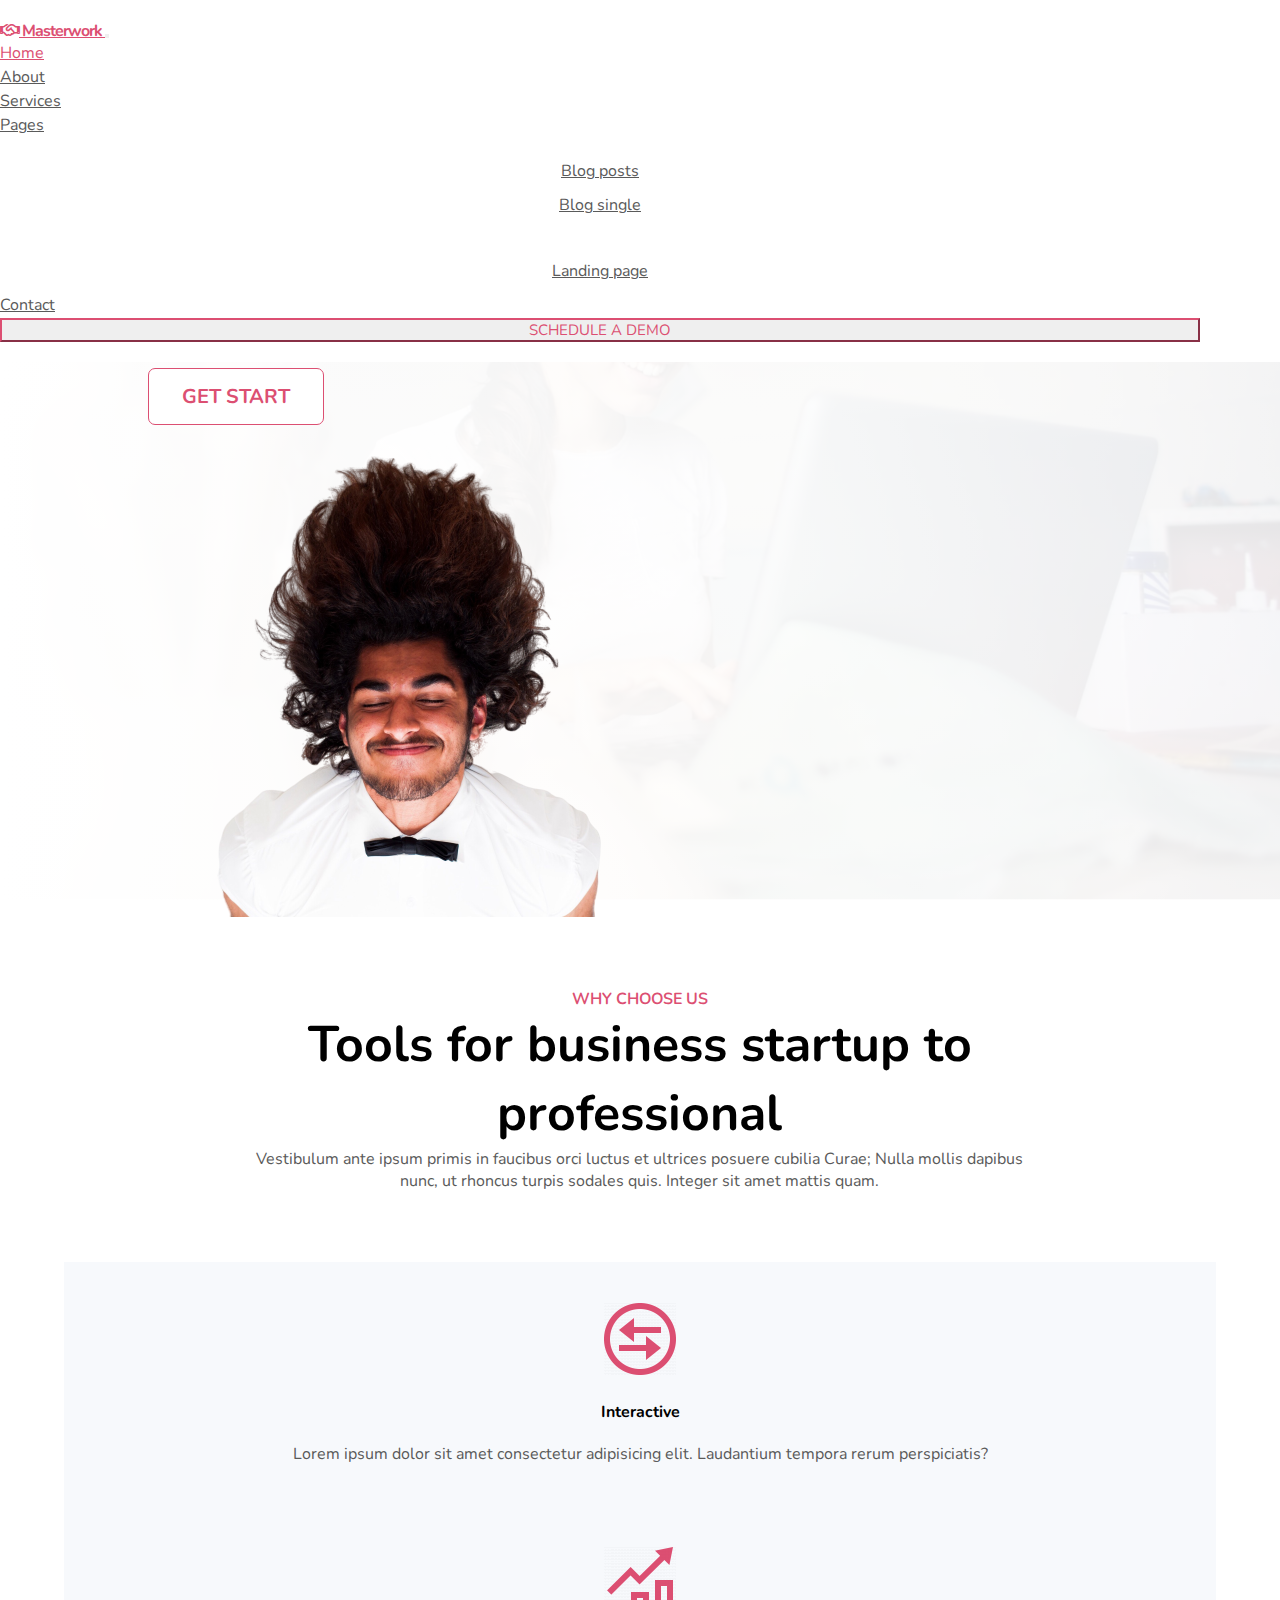
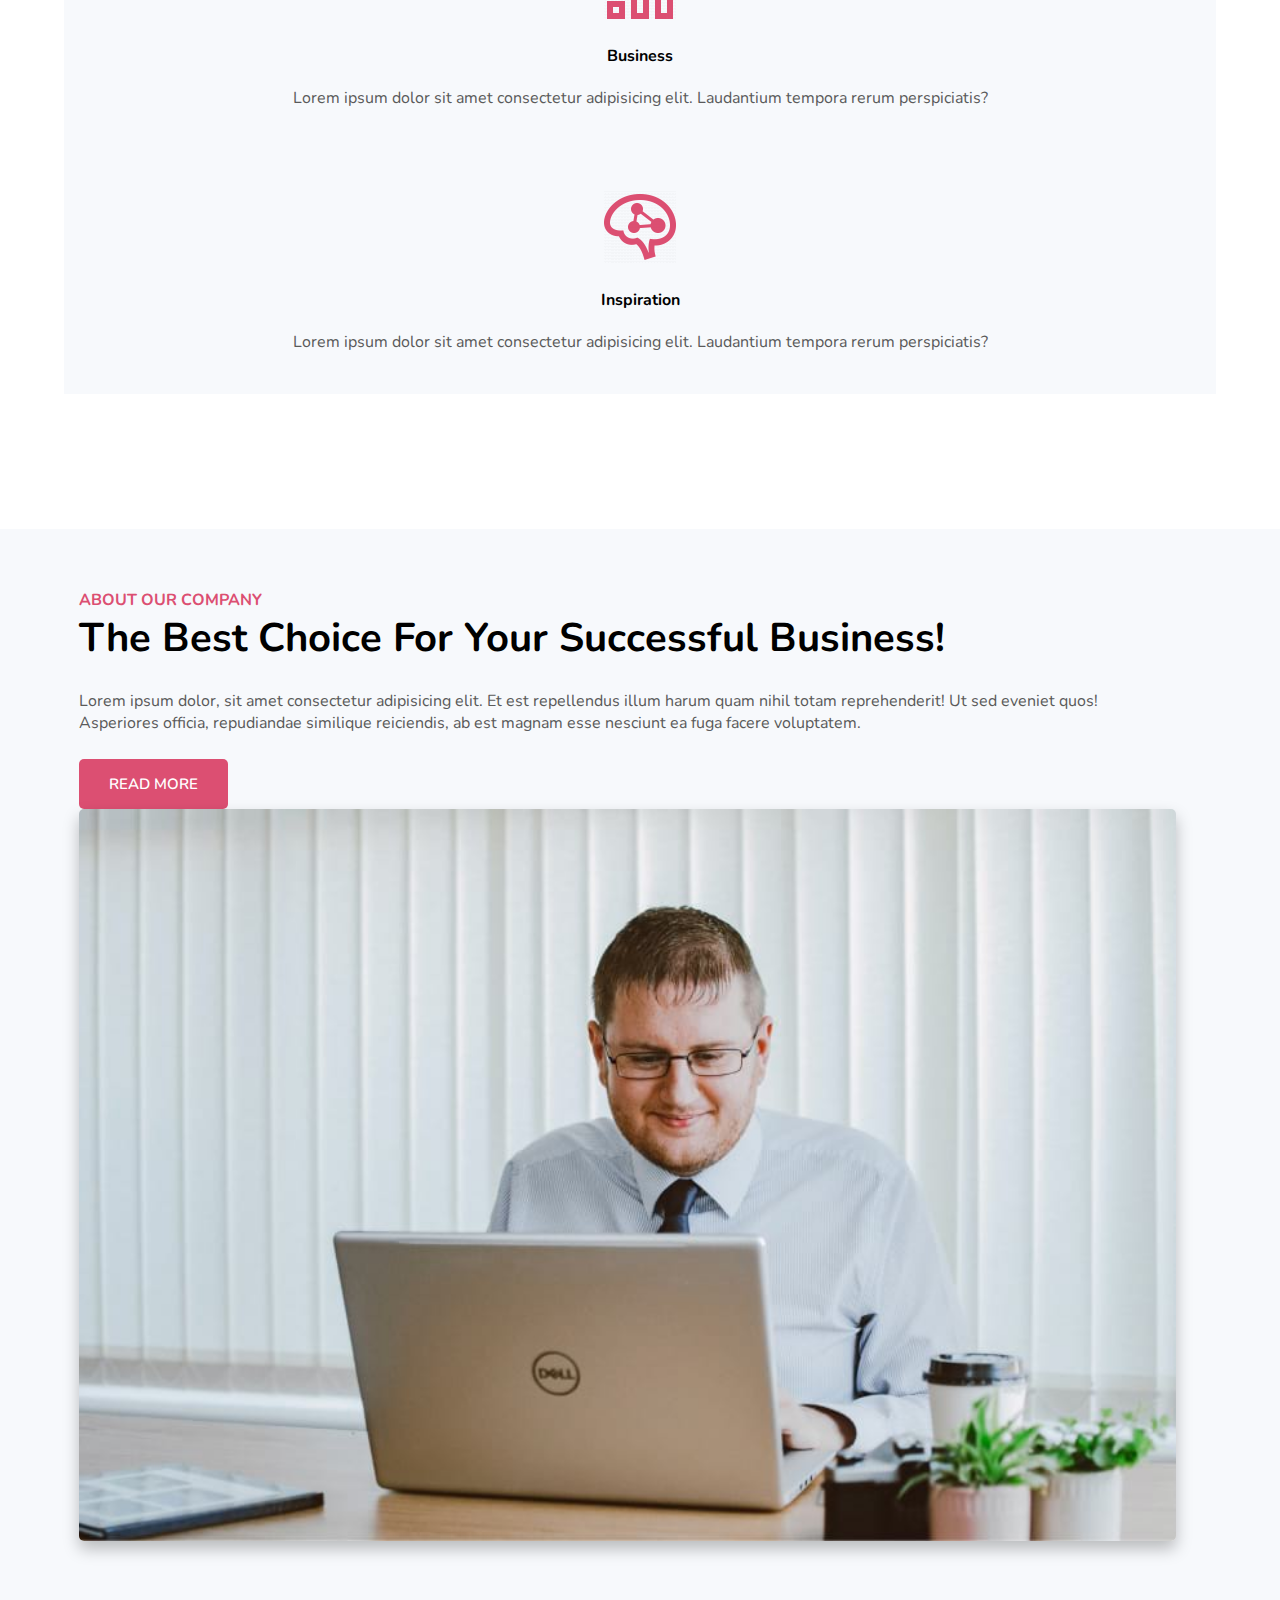
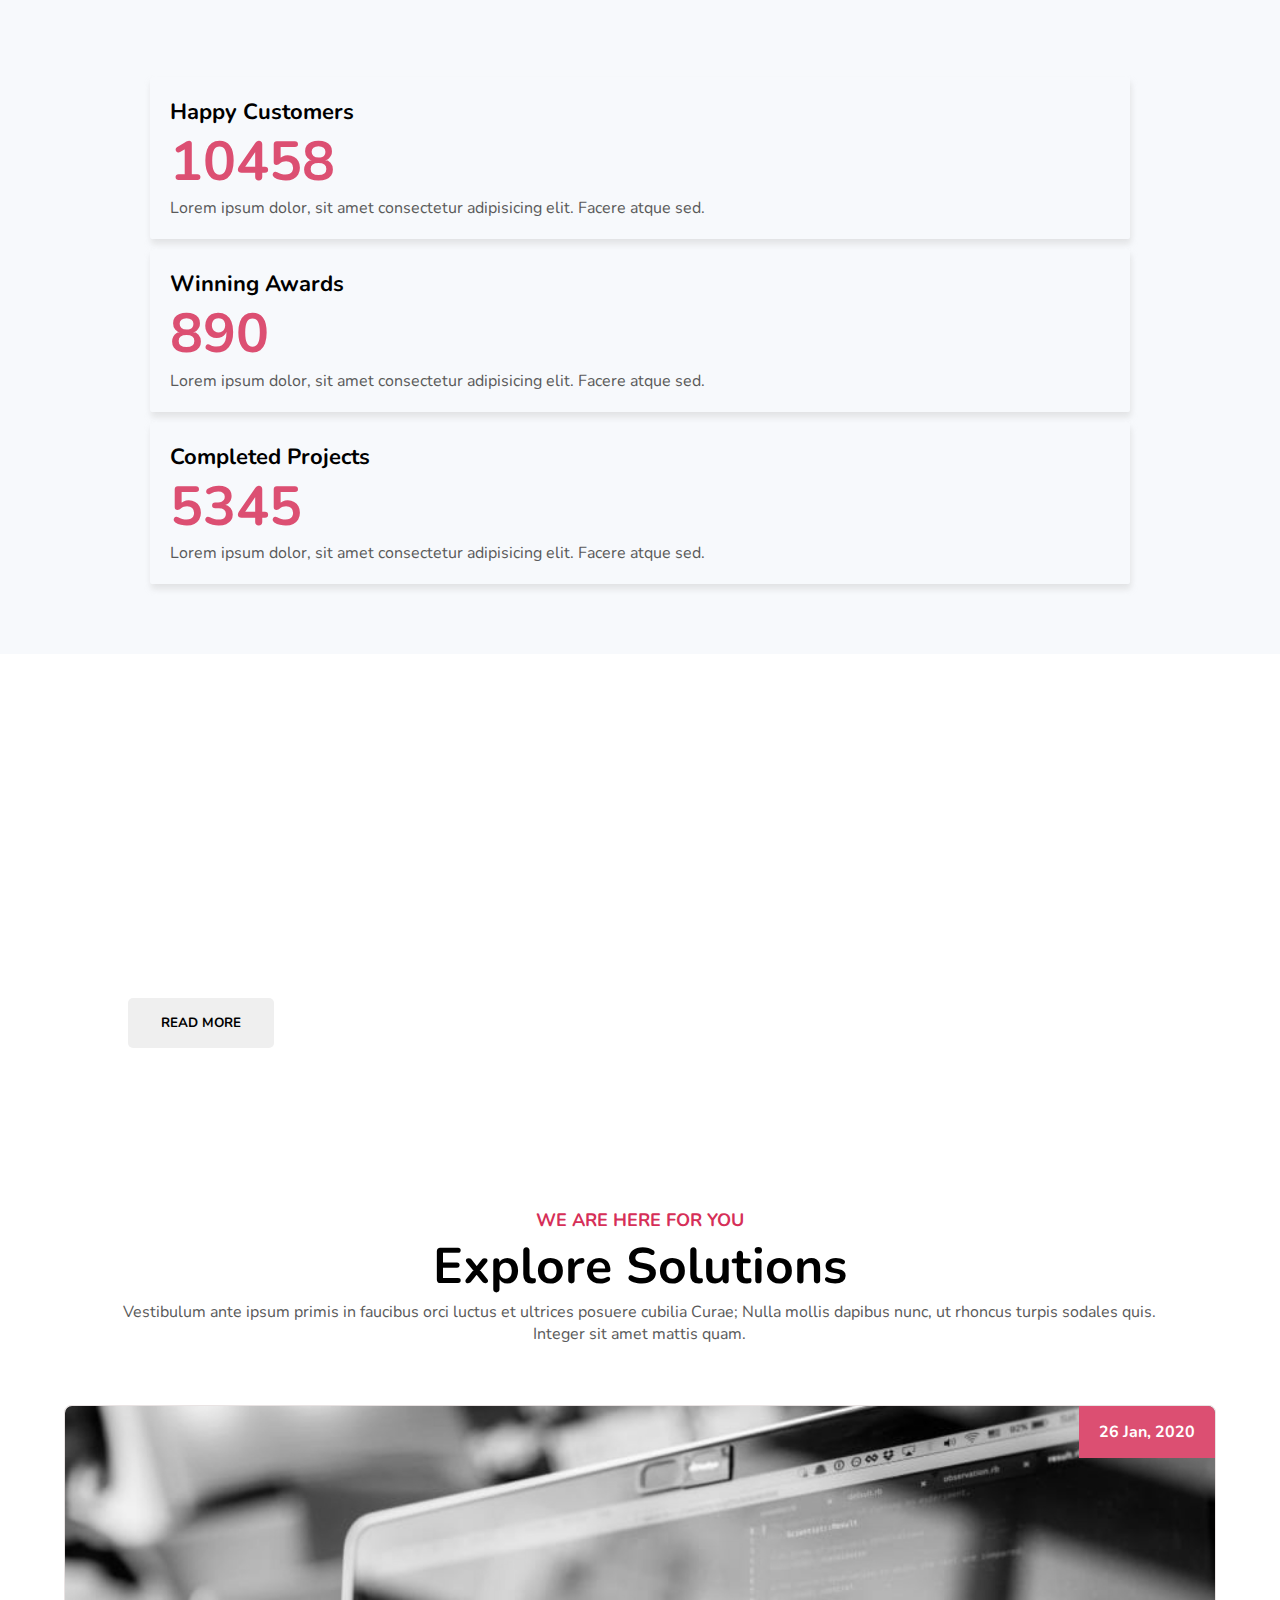
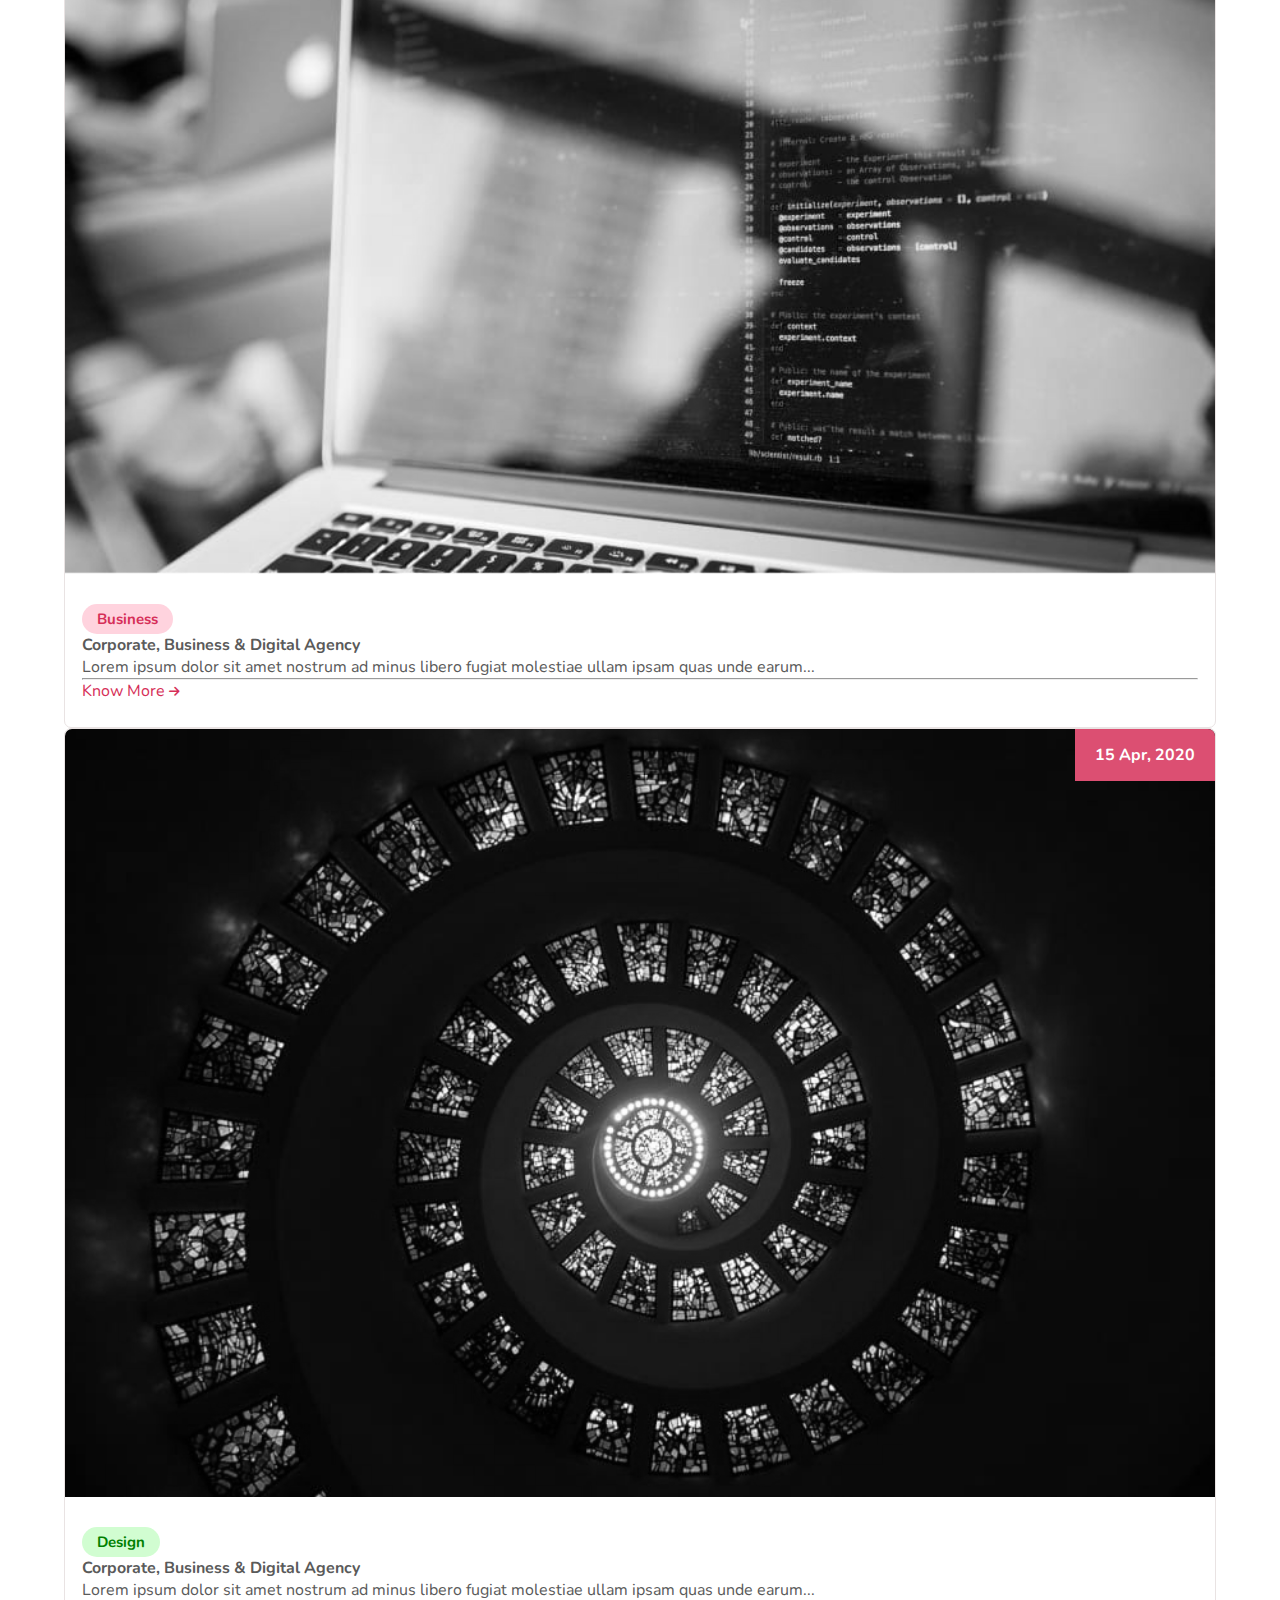
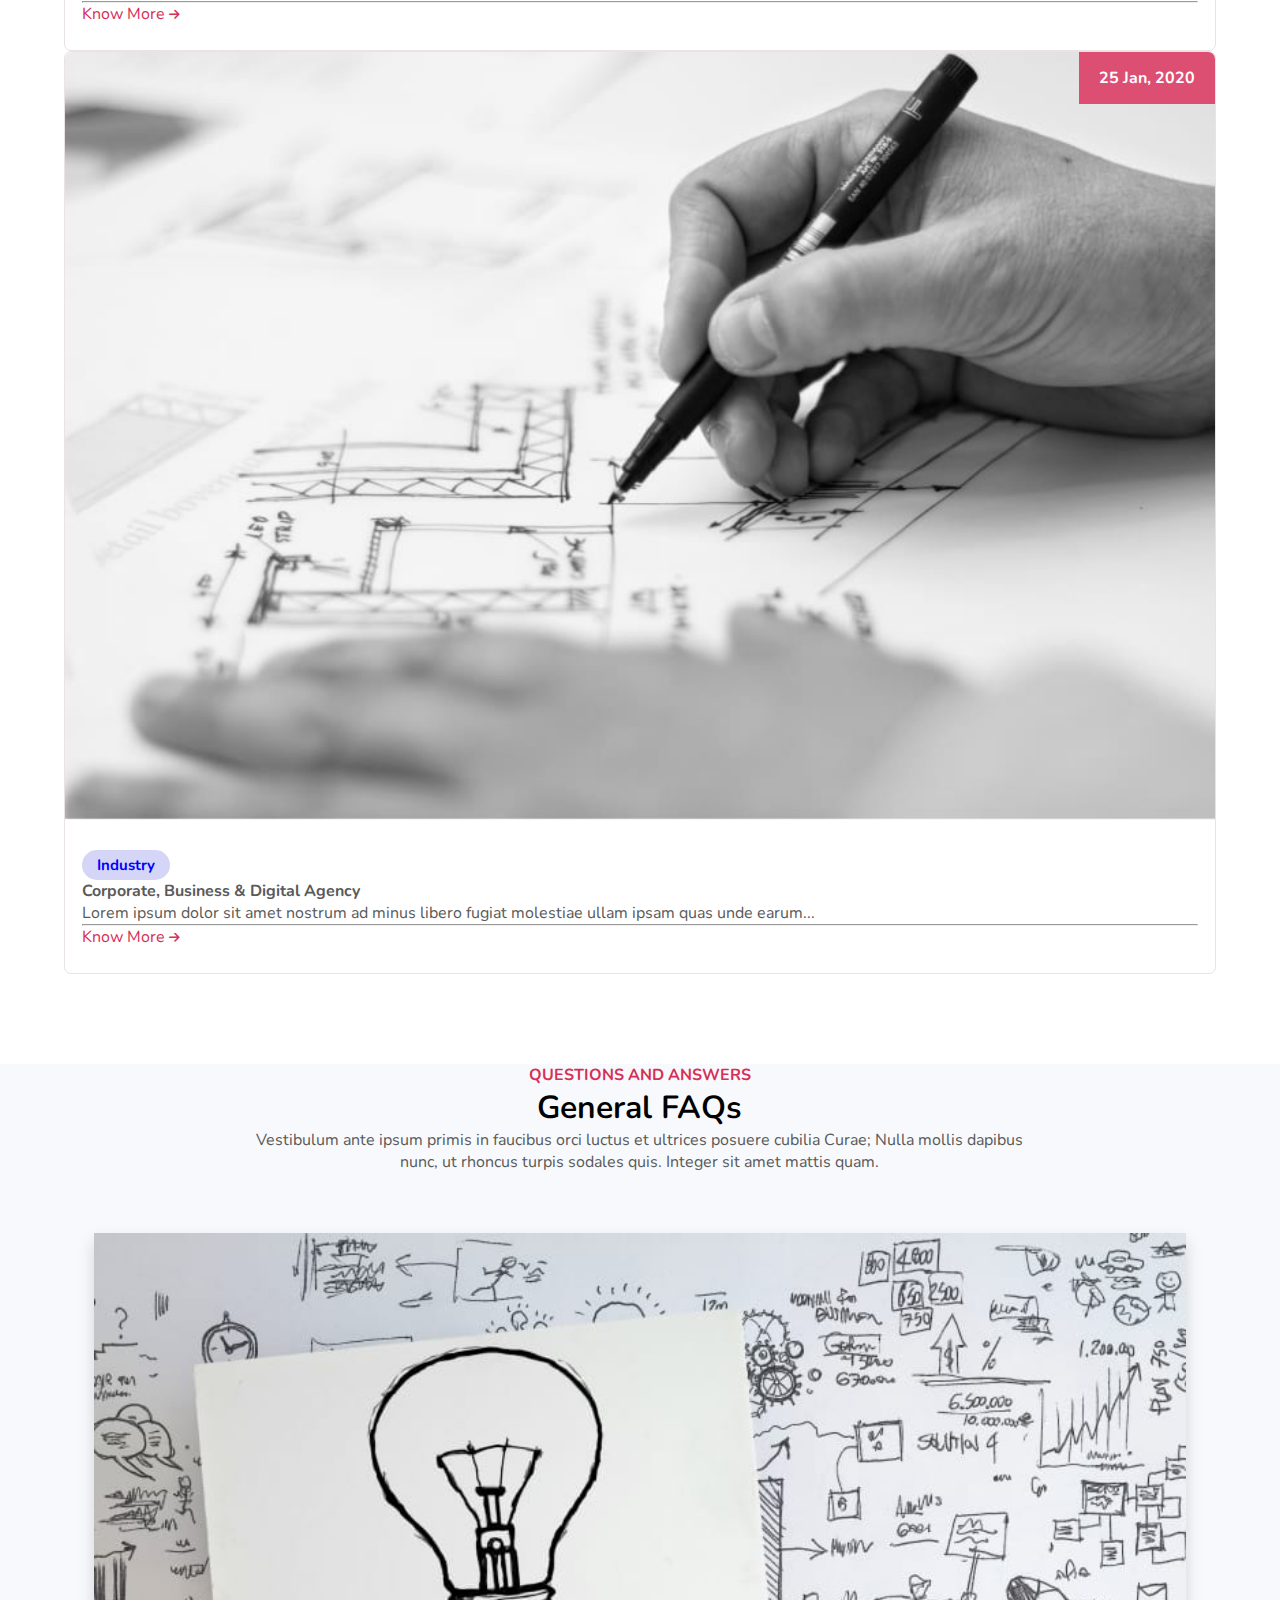
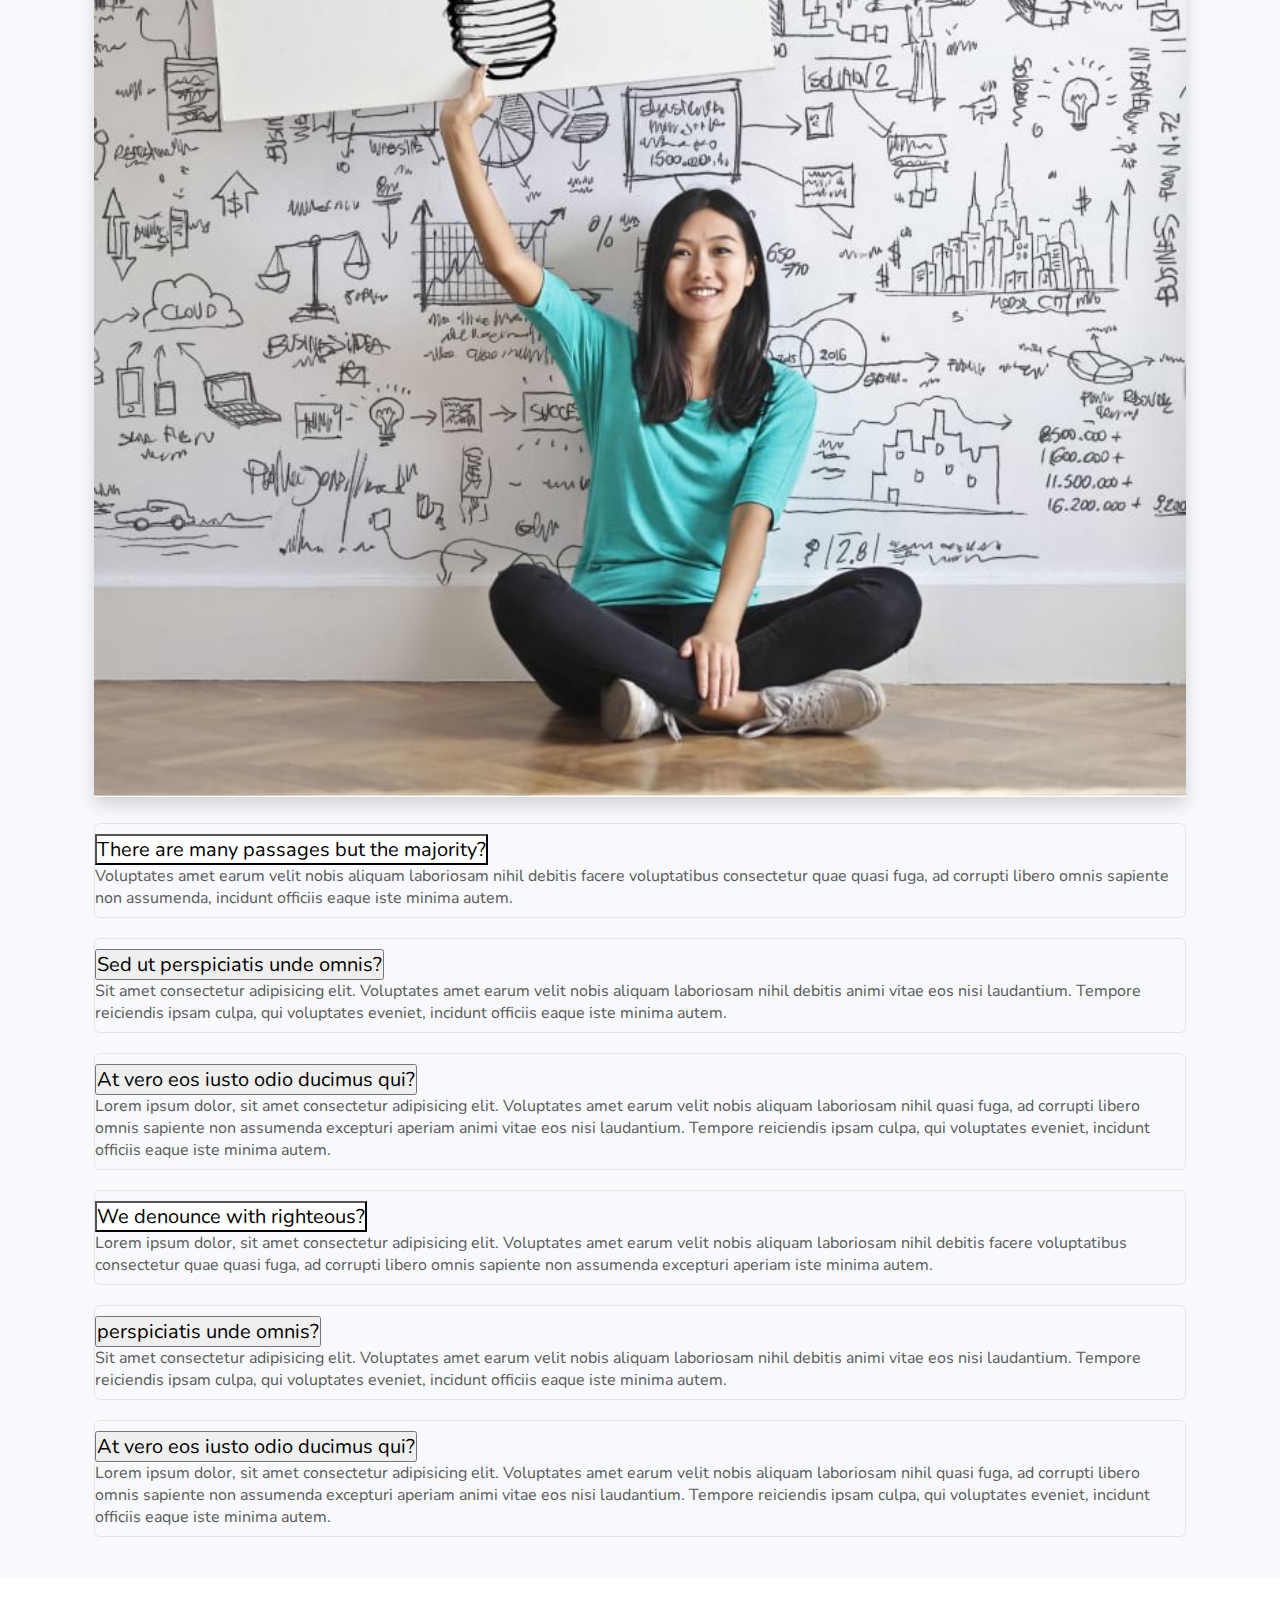
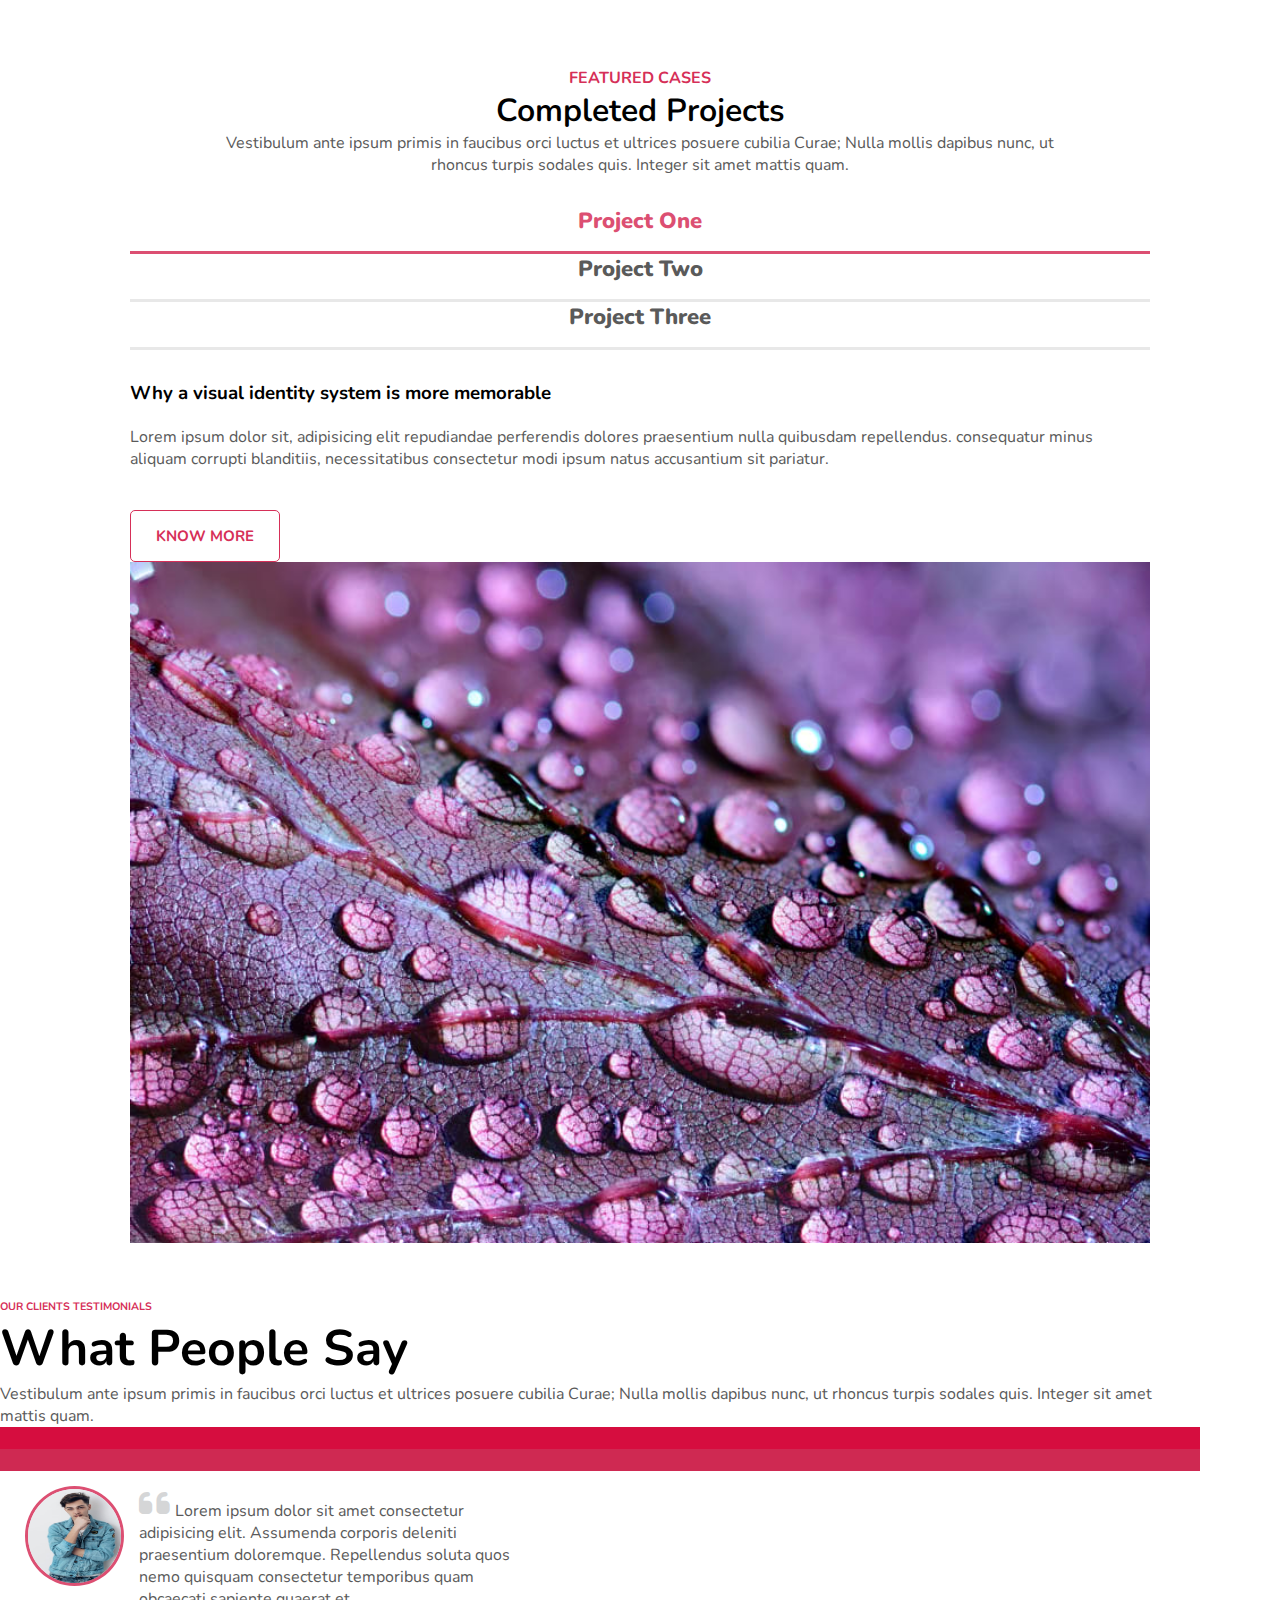
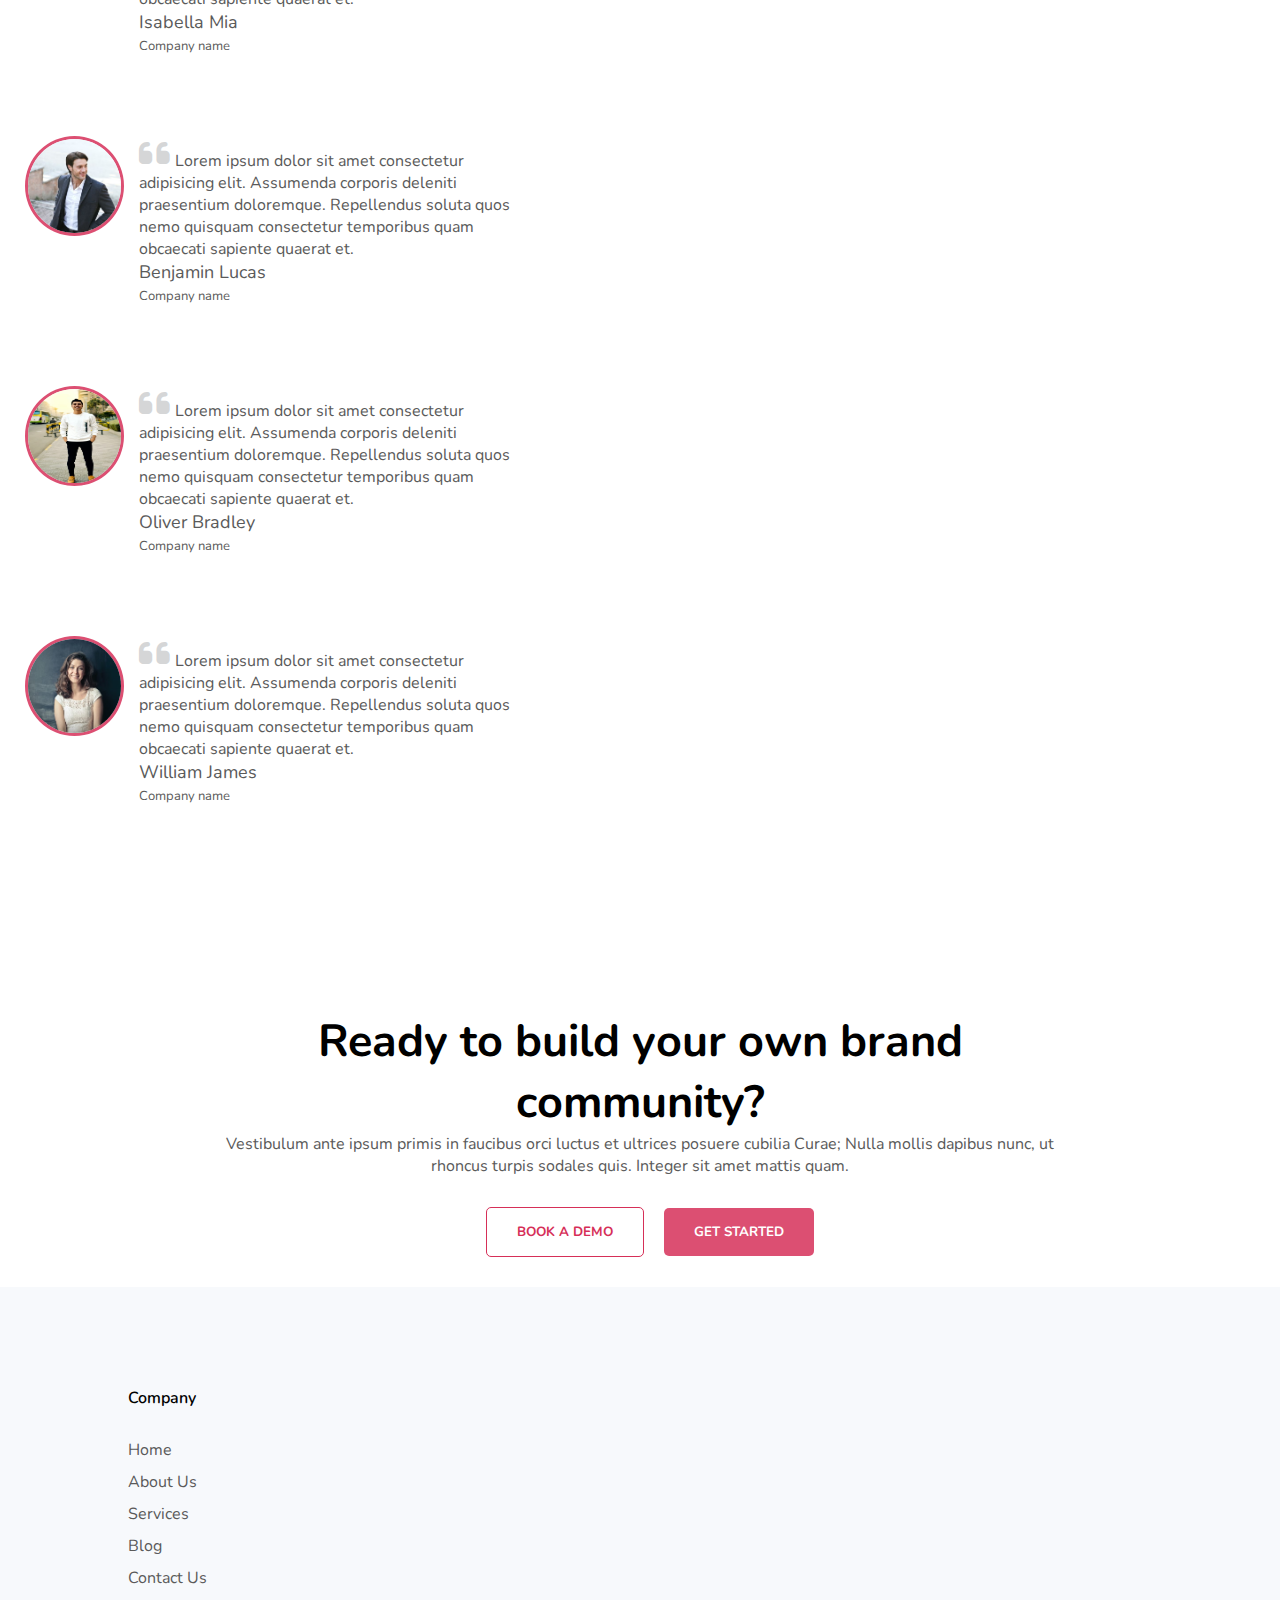
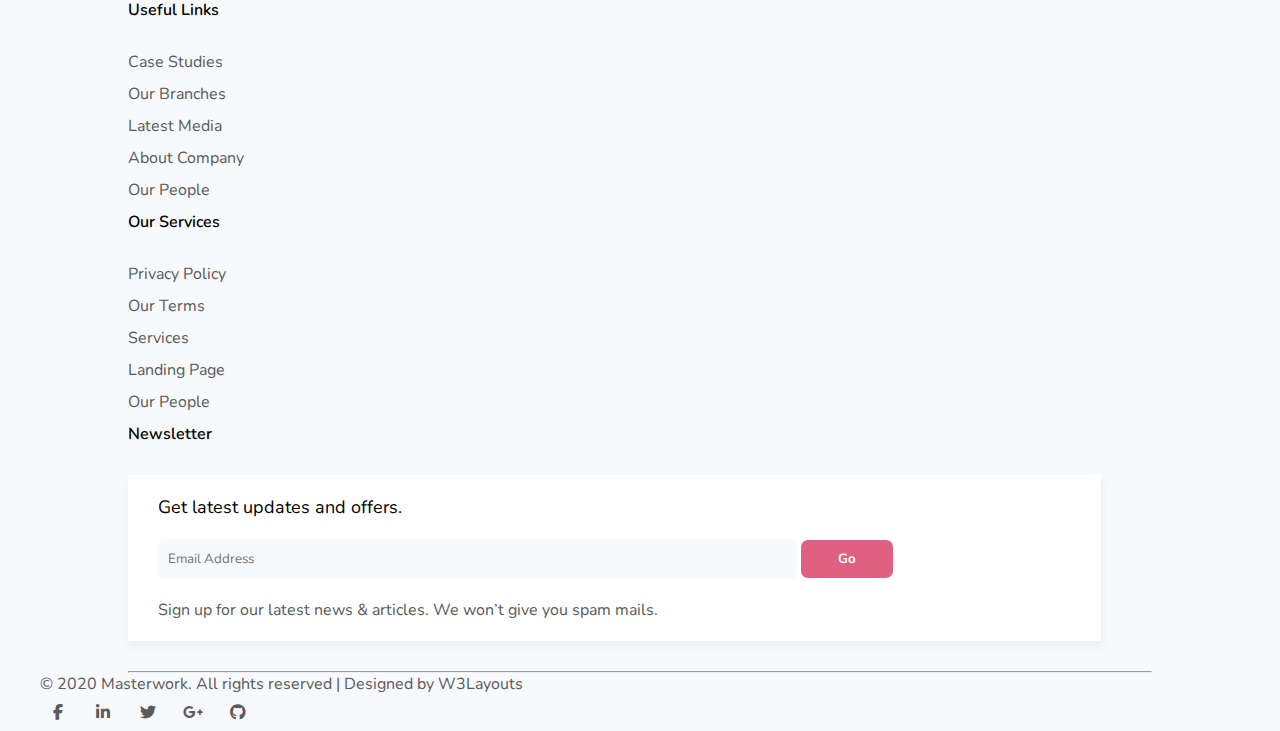
<file: index.html>
<!DOCTYPE html>
<html lang="en">

<head>
  <meta charset="UTF-8" />
  <meta http-equiv="X-UA-Compatible" content="IE=edge" />
  <meta name="viewport" content="width=device-width, initial-scale=1.0" />
  <link href="//fonts.googleapis.com/css2?family=Nunito:wght@200;300;400;600;700;800;900&amp;display=swap"
    rel="stylesheet">
  <link href="//fonts.googleapis.com/css2?family=Nunito:wght@200;300;400;600;700;800;900&amp;display=swap"
    rel="stylesheet">
  <link rel="stylesheet" href="https://cdnjs.cloudflare.com/ajax/libs/font-awesome/6.2.0/css/all.min.css" />
  <link href="https://cdn.jsdelivr.net/npm/bootstrap@5.2.2/dist/css/bootstrap.min.css" rel="stylesheet"
    integrity="sha384-Zenh87qX5JnK2Jl0vWa8Ck2rdkQ2Bzep5IDxbcnCeuOxjzrPF/et3URy9Bv1WTRi" crossorigin="anonymous">
</head>
<title>Masterwork a Corporate Category Bootstrap Responsive Website Template - Home :: W3Layouts</title>
<link rel="stylesheet" href="./css/style.css" />
</head>
<!-- BODY -->

<body>
  <!-- HEADER -->
  <header>
    <div class="container">
      <nav class="navbar navbar-expand-lg">
        <div class="container-fluid">
          <a class="navbar-brand fs-2" href="#">
            <i class="fa-regular fa-handshake"></i>
            <span class="fw-bolder">Masterwork</span>
          </a>
          <button class="navbar-toggler" type="button" data-bs-toggle="collapse"
            data-bs-target="#navbarSupportedContent" aria-controls="navbarSupportedContent" aria-expanded="false"
            aria-label="Toggle navigation">
            <span class="navbar-toggler-icon"></span>
          </button>
          <div class="collapse navbar-collapse flex-grow-0" id="navbarSupportedContent">
            <ul class="navbar-nav me-auto mb-2 mb-lg-0 nav-line">
              <li class="nav-item nav-line mx-3">
                <a class="nav-link  active fs-5" aria-current="page" href="./index.html">Home</a>
                <div class="line"></div>
              </li>
              <li class="nav-item nav-line mx-3">
                <a class="nav-link fs-5" href="./about.html">About</a>
                <div class="line"></div>
              </li>
              <li class="nav-item nav-line mx-3">
                <a class="nav-link fs-5" href="./service.html">Services</a>
                <div class="line"></div>
              </li>
              <li class="nav-item nav-line mx-3 dropdown">
                <a class="nav-link dropdown-toggle fs-5" href="#" role="button" data-bs-toggle="dropdown"
                  aria-expanded="false">
                  Pages
                </a>
                <div class="line"></div>
                <ul class="dropdown-menu">
                  <li class="mx-3"><a class="dropdown-item fs-5" href="./blogposts.html">Blog posts</a>
                    <div class="line-page"></div>
                  </li>
                  <li class="mx-3"><a class="dropdown-item fs-5" href="./blogsingle.html">Blog single</a>
                    <div class="line-page"></div>
                  </li>
                  <li>
                    <class="dropdown-divider">
                  </li>
                  <li class="mx-3"><a class="dropdown-item fs-5" href="./landingpage.html">Landing page</a>
                    <div class="line-page"></div>
                  </li>
                </ul>
              </li>
              <li class="nav-item nav-line mx-3">
                <a class="nav-link fs-5" href="./contact.html">Contact</a>
                <div class="line"></div>
              </li>
              <li><button type="button" class="btn btn-outline-primary py-3 px-4 fs-5 fw-bold">SCHEDULE A DEMO</button>
              </li>
            </ul>
          </div>
        </div>
      </nav>
    </div>
  </header>
  <div class="empty"></div>
  <!-- INTRODUCE 0 -->
  <section class="sec0">
    <div class="intro0">
      <div class="row">
        <div class="col-12 col-lg-6 col-md-12">
          <h1>We Execute Our Ideas From Start to Finish</h1>
          <p>Building a beautiful interactive business for startups and innovative companies.
          </p>
          <a href="./about.html"><button>GET START</button></a>
        </div>
        <div class="col-12 col-lg-6 col-md-12">
          <img src="./img/main.png" alt="">
        </div>
      </div>
    </div>
  </section>
  <!-- INTRODUCE 1 -->
  <section class="sec1">
    <div class="intro1">
      <div class="main">
        <div class="title title1">
          <p class="sub-title">WHY CHOOSE US</p>
          <h3>Tools for business startup to professional</h3>
          <p class="text">Vestibulum ante ipsum primis in faucibus orci luctus et ultrices posuere cubilia Curae; Nulla
            mollis
            dapibus nunc, ut rhoncus turpis sodales quis. Integer sit amet mattis quam.</p>
        </div>
        <div class="title title2">
          <div class="row">
            <div class="col col-xl-4 col-lg-4 col-md-6 col-sm-12">
              <img src="./img/s1.png" alt="">
              <h4>Interactive</h4>
              <p>Lorem ipsum dolor sit amet consectetur adipisicing elit. Laudantium tempora rerum perspiciatis?</p>
            </div>
            <div class="col col-xl-4 col-lg-4 col-md-6  col-sm-12">
              <img src="./img/s2.png" alt="">
              <h4>Business</h4>
              <p>Lorem ipsum dolor sit amet consectetur adipisicing elit. Laudantium tempora rerum perspiciatis?</p>
            </div>
            <div class="col col-xl-4 col-lg-4 col-md-12  col-sm-12">
              <img src="./img/s3.png" alt="">
              <h4>Inspiration</h4>
              <p>Lorem ipsum dolor sit amet consectetur adipisicing elit. Laudantium tempora rerum perspiciatis?</p>
            </div>
          </div>
        </div>
      </div>
    </div>
  </section>
  <!-- INTRODUCE 2 -->
  <section class="sec2">
    <div class="intro2">
      <div class="main">
        <div class="row">
          <div class="col col-lg-6 col-md-12 col-sm-12 col-12">
            <p class="sub-title">ABOUT OUR COMPANY</p>
            <h3>The Best Choice For Your Successful Business!</h3>
            <p class="text">Lorem ipsum dolor, sit amet consectetur adipisicing elit. Et est repellendus illum harum
              quam nihil totam reprehenderit! Ut sed eveniet quos! Asperiores officia, repudiandae similique reiciendis,
              ab est magnam esse nesciunt ea fuga facere voluptatem.</p>
            <button>READ MORE</button>
          </div>
          <div class="col col-lg-6 col-md-12 col-sm-12 col-12">
            <img src="./img/about.jpg" alt="">
          </div>
        </div>
      </div>
    </div>
  </section>
  <!-- INTRODUCE 3 -->
  <section class="sec3">
    <div class="intro3">
      <div class="main">
        <div class="row">
          <div class="col">
            <p class="sub-title">Happy Customers</p>
            <h1>10458</h1>
            <p class="text">Lorem ipsum dolor, sit amet consectetur adipisicing elit. Facere atque sed.</p>
          </div>
          <div class="col">
            <p class="sub-title">Winning Awards</p>
            <h1>890</h1>
            <p class="text">Lorem ipsum dolor, sit amet consectetur adipisicing elit. Facere atque sed.</p>
          </div>
          <div class="col">
            <p class="sub-title">Completed Projects</p>
            <h1>5345</h1>
            <p class="text">Lorem ipsum dolor, sit amet consectetur adipisicing elit. Facere atque sed.</p>
          </div>
        </div>
      </div>
    </div>
  </section>
  <!-- INTRODUCE 4 -->
  <section class="sec4">
    <div class="intro4">
      <div class="main">
        <div class="title">
          <h4>We are true to ourselves, and commit to always perform at our best.</h4>
          <p>Lorem ipsum dolor sit amet consectetur adipisicing elit. Necessitatibus, doloribus atque. Corrupti
            exercitationem voluptatem ipsum iste consequuntur et vitae voluptas temporibus? Maxime dolores amet
            voluptatum illo consequatur placeat fugit ducimus.</p>
          <button>READ MORE</button>
        </div>
      </div>
    </div>
  </section>
  <!-- INTRODUCE 5 -->
  <section>
    <div class="intro5">
      <div class="main">
        <div class="title">
          <p class="text">WE ARE HERE FOR YOU</p>
          <h1>Explore Solutions</h1>
          <p>Vestibulum ante ipsum primis in faucibus orci luctus et ultrices posuere cubilia Curae; Nulla mollis
            dapibus
            nunc, ut rhoncus turpis sodales quis. Integer sit amet mattis quam.</p>
        </div>
        <div class="row">
          <div class="col col-12  col-lg-4 col-md-6 col-sm-12">
            <a href=""><img src="./img/b1.jpg" alt="#">
              <p class="text0">26 Jan, 2020</p>
            </a>
            <div class="content">
              <p class="text text1">Business</p>
              <a href="">
                <h4>Corporate, Business & Digital Agency</h4>
              </a>
              <p>Lorem ipsum dolor sit amet nostrum ad minus libero fugiat molestiae ullam ipsam quas unde earum...
              </p>
              <hr>
              <a class="text4" href="">Know More <span><i class="fa-solid fa-arrow-right"></i></span></a>
            </div>
          </div>
          <div class="col col-12 col-lg-4 col-md-6 col-sm-12">
            <a href=""><img src="./img/b7.jpg" alt="#">
              <p class="text0">15 Apr, 2020</p>
            </a>
            <div class="content">
              <p class="text text2">Design</p>
              <a href="">
                <h4>Corporate, Business & Digital Agency</h4>
              </a>
              <p>Lorem ipsum dolor sit amet nostrum ad minus libero fugiat molestiae ullam ipsam quas unde earum...
              </p>
              <hr>
              <a class="text4" href="">Know More <span><i class="fa-solid fa-arrow-right"></i></span></a>
            </div>
          </div>
          <div class="col col-12 col-lg-4 col-md-12 col-sm-12">
            <a href=""><img src="./img/b3.jpg" alt="#">
              <p class="text0">25 Jan, 2020</p>
            </a>
            <div class="content">
              <p class="text text3">Industry</p>
              <a href="">
                <h4>Corporate, Business & Digital Agency</h4>
              </a>
              <p>Lorem ipsum dolor sit amet nostrum ad minus libero fugiat molestiae ullam ipsam quas unde earum...
              </p>
              <hr>
              <a class="text4" href="">Know More <span><i class="fa-solid fa-arrow-right"></i></span></a>
            </div>
          </div>
        </div>
      </div>
    </div>
  </section>
  <!-- INTRODUCE 6 -->
  <section class="sec6">
    <div class="intro6">
      <div class="main">
        <div class="title">
          <p class="text0">QUESTIONS AND ANSWERS</p>
          <h1>General FAQs</h1>
          <p class="text1">Vestibulum ante ipsum primis in faucibus orci luctus et ultrices posuere cubilia Curae; Nulla
            mollis
            dapibus nunc, ut rhoncus turpis sodales quis. Integer sit amet mattis quam.</p>
        </div>
        <div class="row">
          <div class="col col-12 col-md-6  col-sm-12">
            <img src="./img/women.jpg" alt="">
          </div>
          <div class="col col-12 col-md-6 col-sm-12">
            <div class="accordion" id="accordionPanelsStayOpenExample">
              <div class="accordion-item">
                <h2 class="accordion-header" id="panelsStayOpen-headingOne">
                  <button class="accordion-button" type="button" data-bs-toggle="collapse"
                    data-bs-target="#panelsStayOpen-collapseOne" aria-expanded="false"
                    aria-controls="panelsStayOpen-collapseOne">
                    There are many passages but the majority?
                  </button>
                </h2>
                <div id="panelsStayOpen-collapseOne" class="accordion-collapse collapse"
                  aria-labelledby="panelsStayOpen-headingOne">
                  <div class="accordion-body">
                    <p>Voluptates amet earum velit nobis aliquam laboriosam nihil debitis facere voluptatibus
                      consectetur quae quasi fuga, ad corrupti libero omnis sapiente non assumenda, incidunt officiis
                      eaque iste minima autem.</p>
                  </div>
                </div>
              </div>
              <div class="accordion-item">
                <h2 class="accordion-header" id="panelsStayOpen-headingTwo">
                  <button class="accordion-button collapsed" type="button" data-bs-toggle="collapse"
                    data-bs-target="#panelsStayOpen-collapseTwo" aria-expanded="false"
                    aria-controls="panelsStayOpen-collapseTwo">
                    Sed ut perspiciatis unde omnis?
                  </button>
                </h2>
                <div id="panelsStayOpen-collapseTwo" class="accordion-collapse collapse"
                  aria-labelledby="panelsStayOpen-headingTwo">
                  <div class="accordion-body">
                    <p>
                      Sit amet consectetur adipisicing elit. Voluptates amet earum velit nobis aliquam laboriosam nihil
                      debitis animi vitae eos nisi laudantium. Tempore reiciendis ipsam culpa, qui voluptates eveniet,
                      incidunt officiis eaque iste minima autem.</p>
                  </div>
                </div>
              </div>
              <div class="accordion-item">
                <h2 class="accordion-header" id="panelsStayOpen-headingThree">
                  <button class="accordion-button collapsed" type="button" data-bs-toggle="collapse"
                    data-bs-target="#panelsStayOpen-collapseThree" aria-expanded="false"
                    aria-controls="panelsStayOpen-collapseThree">
                    At vero eos iusto odio ducimus qui?
                  </button>
                </h2>
                <div id="panelsStayOpen-collapseThree" class="accordion-collapse collapse"
                  aria-labelledby="panelsStayOpen-headingThree">
                  <div class="accordion-body">
                    <p>Lorem ipsum dolor, sit amet consectetur adipisicing elit. Voluptates amet earum velit nobis
                      aliquam laboriosam nihil quasi fuga, ad corrupti libero omnis sapiente non assumenda excepturi
                      aperiam animi vitae eos nisi laudantium. Tempore reiciendis ipsam culpa, qui voluptates eveniet,
                      incidunt officiis eaque iste minima autem.</p>
                  </div>
                </div>
              </div>
              <div class="accordion-item">
                <h2 class="accordion-header" id="panelsStayOpen-headingFour">
                  <button class="accordion-button" type="button" data-bs-toggle="collapse"
                    data-bs-target="#panelsStayOpen-collapseFour" aria-expanded="false"
                    aria-controls="panelsStayOpen-collapseFour">
                    We denounce with righteous?
                  </button>
                </h2>
                <div id="panelsStayOpen-collapseFour" class="accordion-collapse collapse"
                  aria-labelledby="panelsStayOpen-headingFour">
                  <div class="accordion-body">
                    <p>
                      Lorem ipsum dolor, sit amet consectetur adipisicing elit. Voluptates amet earum velit nobis
                      aliquam laboriosam nihil debitis facere voluptatibus consectetur quae quasi fuga, ad corrupti
                      libero omnis sapiente non assumenda excepturi aperiam iste minima autem.</p>
                  </div>
                </div>
              </div>
              <div class="accordion-item">
                <h2 class="accordion-header" id="panelsStayOpen-headingFive">
                  <button class="accordion-button collapsed" type="button" data-bs-toggle="collapse"
                    data-bs-target="#panelsStayOpen-collapseFive" aria-expanded="false"
                    aria-controls="panelsStayOpen-collapseFive">
                    perspiciatis unde omnis?
                  </button>
                </h2>
                <div id="panelsStayOpen-collapseFive" class="accordion-collapse collapse"
                  aria-labelledby="panelsStayOpen-headingFive">
                  <div class="accordion-body">
                    <p>
                      Sit amet consectetur adipisicing elit. Voluptates amet earum velit nobis aliquam laboriosam nihil
                      debitis animi vitae eos nisi laudantium. Tempore reiciendis ipsam culpa, qui voluptates eveniet,
                      incidunt officiis eaque iste minima autem.</p>
                  </div>
                </div>
              </div>
              <div class="accordion-item">
                <h2 class="accordion-header" id="panelsStayOpen-headingSix">
                  <button class="accordion-button collapsed" type="button" data-bs-toggle="collapse"
                    data-bs-target="#panelsStayOpen-collapseSix" aria-expanded="false"
                    aria-controls="panelsStayOpen-collapseSix">
                    At vero eos iusto odio ducimus qui?
                  </button>
                </h2>
                <div id="panelsStayOpen-collapseSix" class="accordion-collapse collapse"
                  aria-labelledby="panelsStayOpen-headingSix">
                  <div class="accordion-body">
                    <p>Lorem ipsum dolor, sit amet consectetur adipisicing elit. Voluptates amet earum velit nobis
                      aliquam laboriosam nihil quasi fuga, ad corrupti libero omnis sapiente non assumenda excepturi
                      aperiam animi vitae eos nisi laudantium. Tempore reiciendis ipsam culpa, qui voluptates eveniet,
                      incidunt officiis eaque iste minima autem.</p>
                  </div>
                </div>
              </div>
            </div>
          </div>
        </div>
      </div>
    </div>
  </section>
  <!-- INTRODUCE 7 -->
  <section>
    <div class="intro7">
      <div class="main">
        <div class="title">
          <p class="text0">FEATURED CASES</p>
          <h1>Completed Projects</h1>
          <p class="text1">Vestibulum ante ipsum primis in faucibus orci luctus et ultrices posuere cubilia Curae; Nulla
            mollis dapibus nunc, ut rhoncus turpis sodales quis. Integer sit amet mattis quam.</p>
        </div>
        <div class="row row1">
          <div class="col col1">
            <a href="#">Project One</a>
            <div class="line"></div>
          </div>
          <div class="col ">
            <a href="#">Project Two</a>
            <div class="line"></div>
          </div>
          <div class="col ">
            <a href="#">Project Three</a>
            <div class="line"></div>
          </div>
        </div>
        <div class="row row2">
          <div class="col">
            <h3>Why a visual identity system is more memorable</h3>
            <p>Lorem ipsum dolor sit, adipisicing elit repudiandae perferendis dolores praesentium nulla quibusdam
              repellendus. consequatur minus aliquam corrupti blanditiis, necessitatibus consectetur modi ipsum natus
              accusantium sit pariatur.</p>
            <button><b>KNOW MORE</b></button>
          </div>
          <div class="col">
            <img src="./img/b4.jpg" alt="">
          </div>
        </div>
      </div>
    </div>
  </section>


  <!-- OUR CLIENTS -->
  <section>
    <div class=" our-client py-5 ">
      <div class="container py-lg-3">
        <div class="header-section text-center mx-auto">
          <h6 class="sub-title">OUR CLIENTS TESTIMONIALS</h6>
          <h1>What People Say </h1>
          <p class="my-3"> Vestibulum ante ipsum primis in faucibus orci luctus et ultrices
            posuere cubilia Curae; Nulla mollis dapibus nunc, ut rhoncus turpis sodales quis.
            Integer sit amet mattis quam.
          </p>
        </div>

        <div class="our-client-main">
          <div id="carouselExampleIndicators" class="carousel slide" data-ride="carousel">
            <ol class="carousel-indicators">
              <li data-target="#carouselExampleIndicators" data-slide-to="0" class="active"></li>
              <li data-target="#carouselExampleIndicators" data-slide-to="1"></li>
            </ol>
            <div class="carousel-inner">
              <div class="carousel-item our-client-item active">
                <div class="row our-client-main-inner">
                  <div class=" inner-left">
                    <div class="">
                      <img src="./img/team3.jpg" alt="">
                    </div>
                    <div class="message2">

                      <p> <i class="fa-solid fa-quote-left"></i>Lorem ipsum dolor sit amet consectetur adipisicing elit.
                        Assumenda corporis deleniti praesentium doloremque. Repellendus soluta
                        quos nemo quisquam consectetur temporibus quam obcaecati sapiente quaerat et.</p>
                      <p class="name2">Isabella Mia</p>
                      <span>Company name</span>
                    </div>
                  </div>
                  <div class=" inner-right">
                    <div class="">
                      <img src="./img/team5.jpg" alt="">
                    </div>

                    <div class="message2">

                      <p><i class="fa-solid fa-quote-left"></i>Lorem ipsum dolor sit amet consectetur adipisicing elit.
                        Assumenda corporis deleniti praesentium doloremque. Repellendus soluta
                        quos nemo quisquam consectetur temporibus quam obcaecati sapiente quaerat et.</p>
                      <p class="name2">Benjamin Lucas</p>
                      <span>Company name</span>
                    </div>
                  </div>
                </div>
              </div>
              <div class="carousel-item our-client-item">
                <div class="row our-client-main-inner">
                  <div class=" inner-left">
                    <div class="">
                      <img src="./img/team4.jpg" alt="">

                    </div>

                    <div class="message2">

                      <p><i class="fa-solid fa-quote-left"></i>Lorem ipsum dolor sit amet consectetur adipisicing elit.
                        Assumenda corporis deleniti praesentium doloremque. Repellendus soluta
                        quos nemo quisquam consectetur temporibus quam obcaecati sapiente quaerat et.</p>
                      <p class="name2">Oliver Bradley</p>
                      <span>Company name</span>
                    </div>
                  </div>
                  <div class=" inner-right">
                    <div class="">
                      <img src="./img/team6.jpg" alt="">

                    </div>

                    <div class="message2">

                      <p><i class="fa-solid fa-quote-left"></i>Lorem ipsum dolor sit amet consectetur adipisicing elit.
                        Assumenda corporis deleniti praesentium doloremque. Repellendus soluta
                        quos nemo quisquam consectetur temporibus quam obcaecati sapiente quaerat et.</p>
                      <p class="name2">William James</p>
                      <span>Company name</span>
                    </div>
                  </div>
                </div>
              </div>

            </div>
          </div>


        </div>
      </div>
    </div>
  </section>
  <!-- INTRODUCE 9 -->
  <section>
    <div class="intro9">
      <div class="main">
        <div class="title">
          <h1>Ready to build your own brand community?</h1>
          <p>Vestibulum ante ipsum primis in faucibus orci luctus et ultrices posuere cubilia Curae; Nulla mollis
            dapibus nunc, ut rhoncus turpis sodales quis. Integer sit amet mattis quam.</p>
        </div>
        <div class="btn">
          <button class="btn-1"><b>BOOK A DEMO</b></button>
          <button class="btn-2"><b>GET STARTED</b></button>
        </div>
      </div>
    </div>
  </section>
  <!-- INTRODUCE 10 -->
  <section class="sec10">
    <div class="intro10">
      <div class="main">
        <div class="row row0">
          <div class="col col0 col-lg-6">
            <div class="row">
              <div class="col col-12 col-xl-4 col-md-4 col-sm-12">
                <h4>Company</h4>
                <div class="title">
                  <a href="">Home</a>
                  <a href="">About Us</a>
                  <a href="">Services</a>
                  <a href="">Blog</a>
                  <a href="">Contact Us</a>
                </div>
              </div>
              <div class="col col-12 col-xl-4 col-md-4 col-sm-12">
                <h4>Useful Links</h4>
                <div class="title">
                  <a href="">Case Studies</a>
                  <a href="">Our Branches</a>
                  <a href="">Latest Media</a>
                  <a href="">About Company</a>
                  <a href="">Our People</a>
                </div>
              </div>
              <div class="col col-12 col-xl-4 col-md-4 col-sm-12">
                <h4>Our Services</h4>
                <div class="title">
                  <a href="">Privacy Policy</a>
                  <a href="">Our Terms</a>
                  <a href="">Services</a>
                  <a href="">Landing Page</a>
                  <a href="">Our People</a>
                </div>
              </div>
            </div>
          </div>
          <div class="col col-12 col1 col-xl-6 col-lg-6 col-md-12 col-md-6 col-sm-12 ">
            <h4>Newsletter</h4>
            <div class="title">
              <p class="text">Get latest updates and offers.</p>
              <input type="text" placeholder="Email Address">
              <button><b>Go</b></button>
              <p>Sign up for our latest news & articles. We won’t give you spam mails.</p>
            </div>
          </div>
        </div>
      </div>
    </div>
    <hr>
    <!-- FOOTER -->
    <footer>
      <div class="footer row d-flex below-section justify-content-between align-items-center pt-4">
        <div class="columns text-lg-left text-center col-12 col-lg-6 col-sm-12">
          <p>© 2020 Masterwork. All rights reserved | Designed by <a href="https://w3layouts.com/">W3Layouts</a>
          </p>
        </div>
        <div class="columns-2 text-center mt-lg-0 mt-3 col-12 col-lg-6 col-sm-12">
          <ul class="social">
            <li><a href="#"><span class="fa-brands fa-facebook-f" aria-hidden="true"></span></a>
            </li>
            <li><a href="#"><span class="fa-brands fa-linkedin-in" aria-hidden="true"></span></a>
            </li>
            <li><a href="#"><span class="fa-brands fa-twitter" aria-hidden="true"></span></a>
            </li>
            <li><a href="#"><span class="fa-brands fa-google-plus-g" aria-hidden="true"></span></a>
            </li>
            <li><a href="#"><span class="fa-brands fa-github" aria-hidden="true"></span></a>
            </li>
          </ul>
        </div>
      </div>
    </footer>
  </section>
  <script src="https://cdn.jsdelivr.net/npm/bootstrap@5.2.2/dist/js/bootstrap.bundle.min.js"
    integrity="sha384-OERcA2EqjJCMA+/3y+gxIOqMEjwtxJY7qPCqsdltbNJuaOe923+mo//f6V8Qbsw3"
    crossorigin="anonymous"></script>
</body>

</html>
</file>
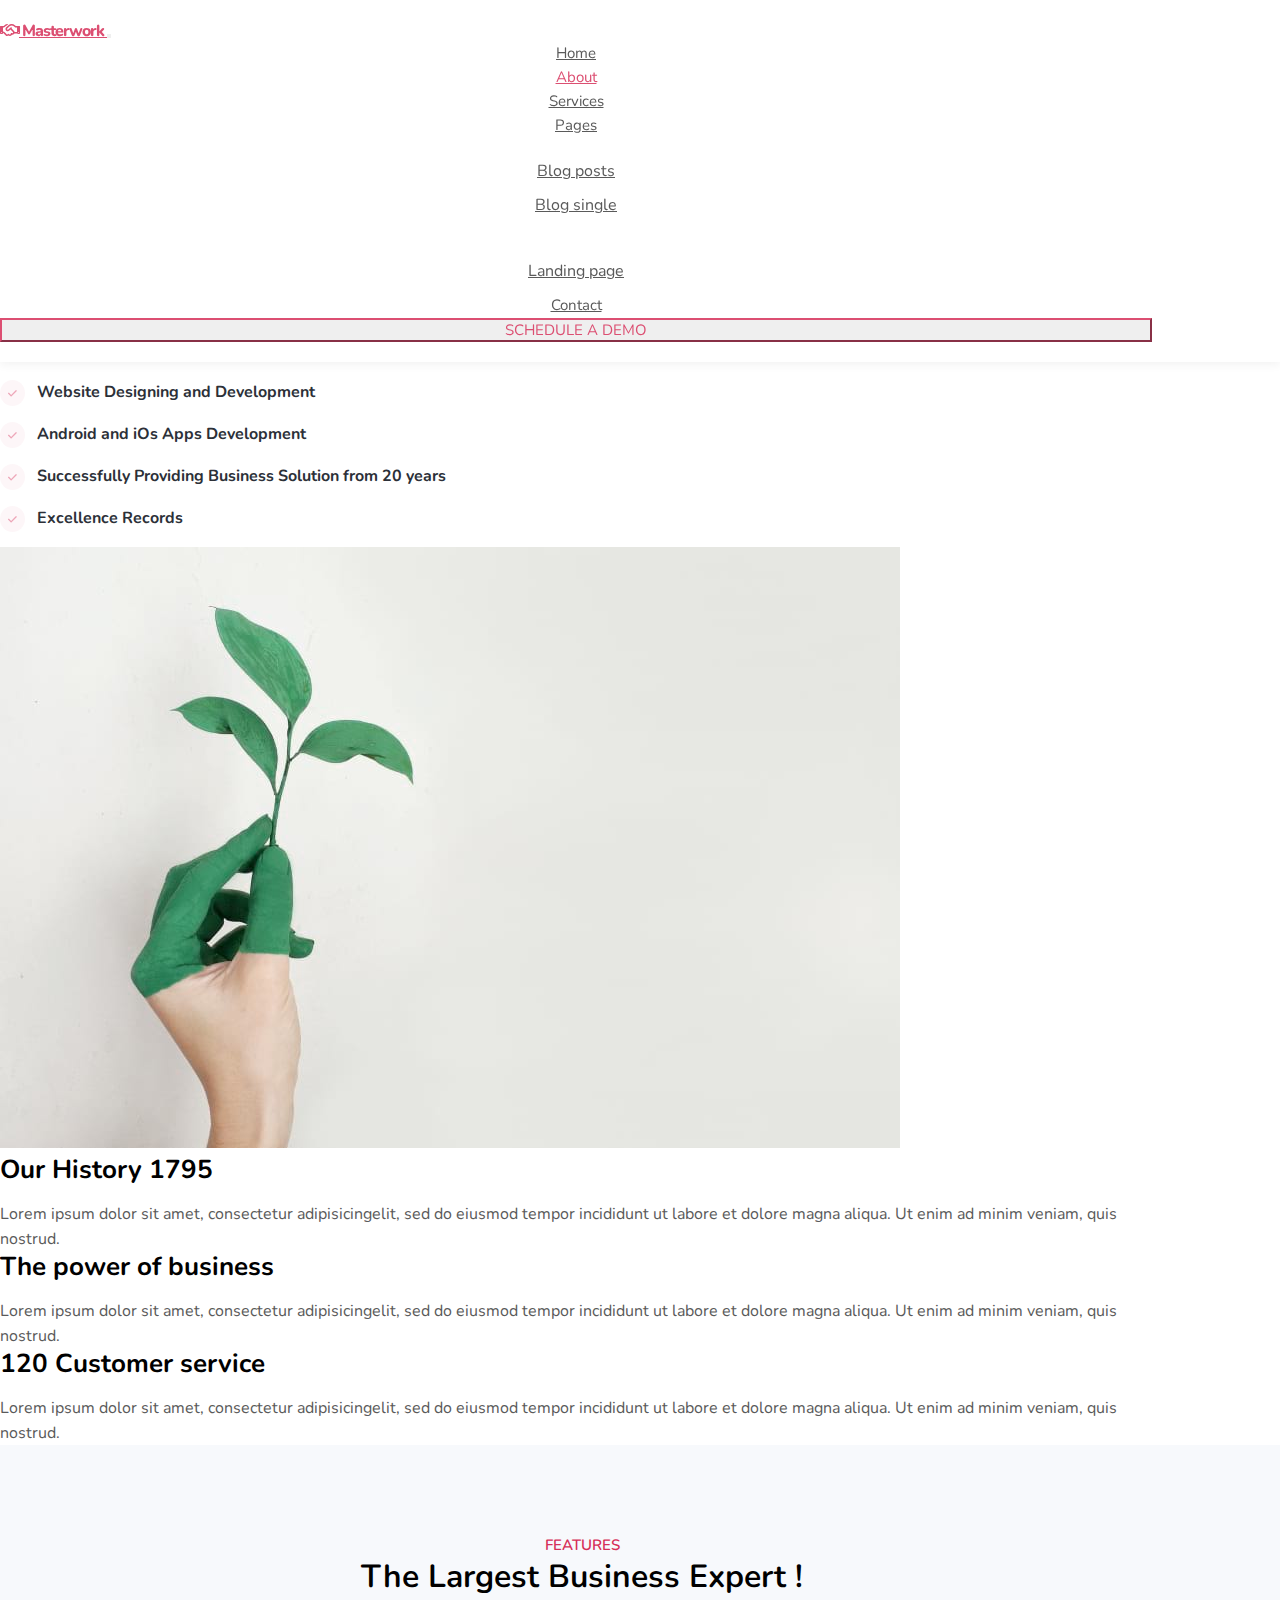
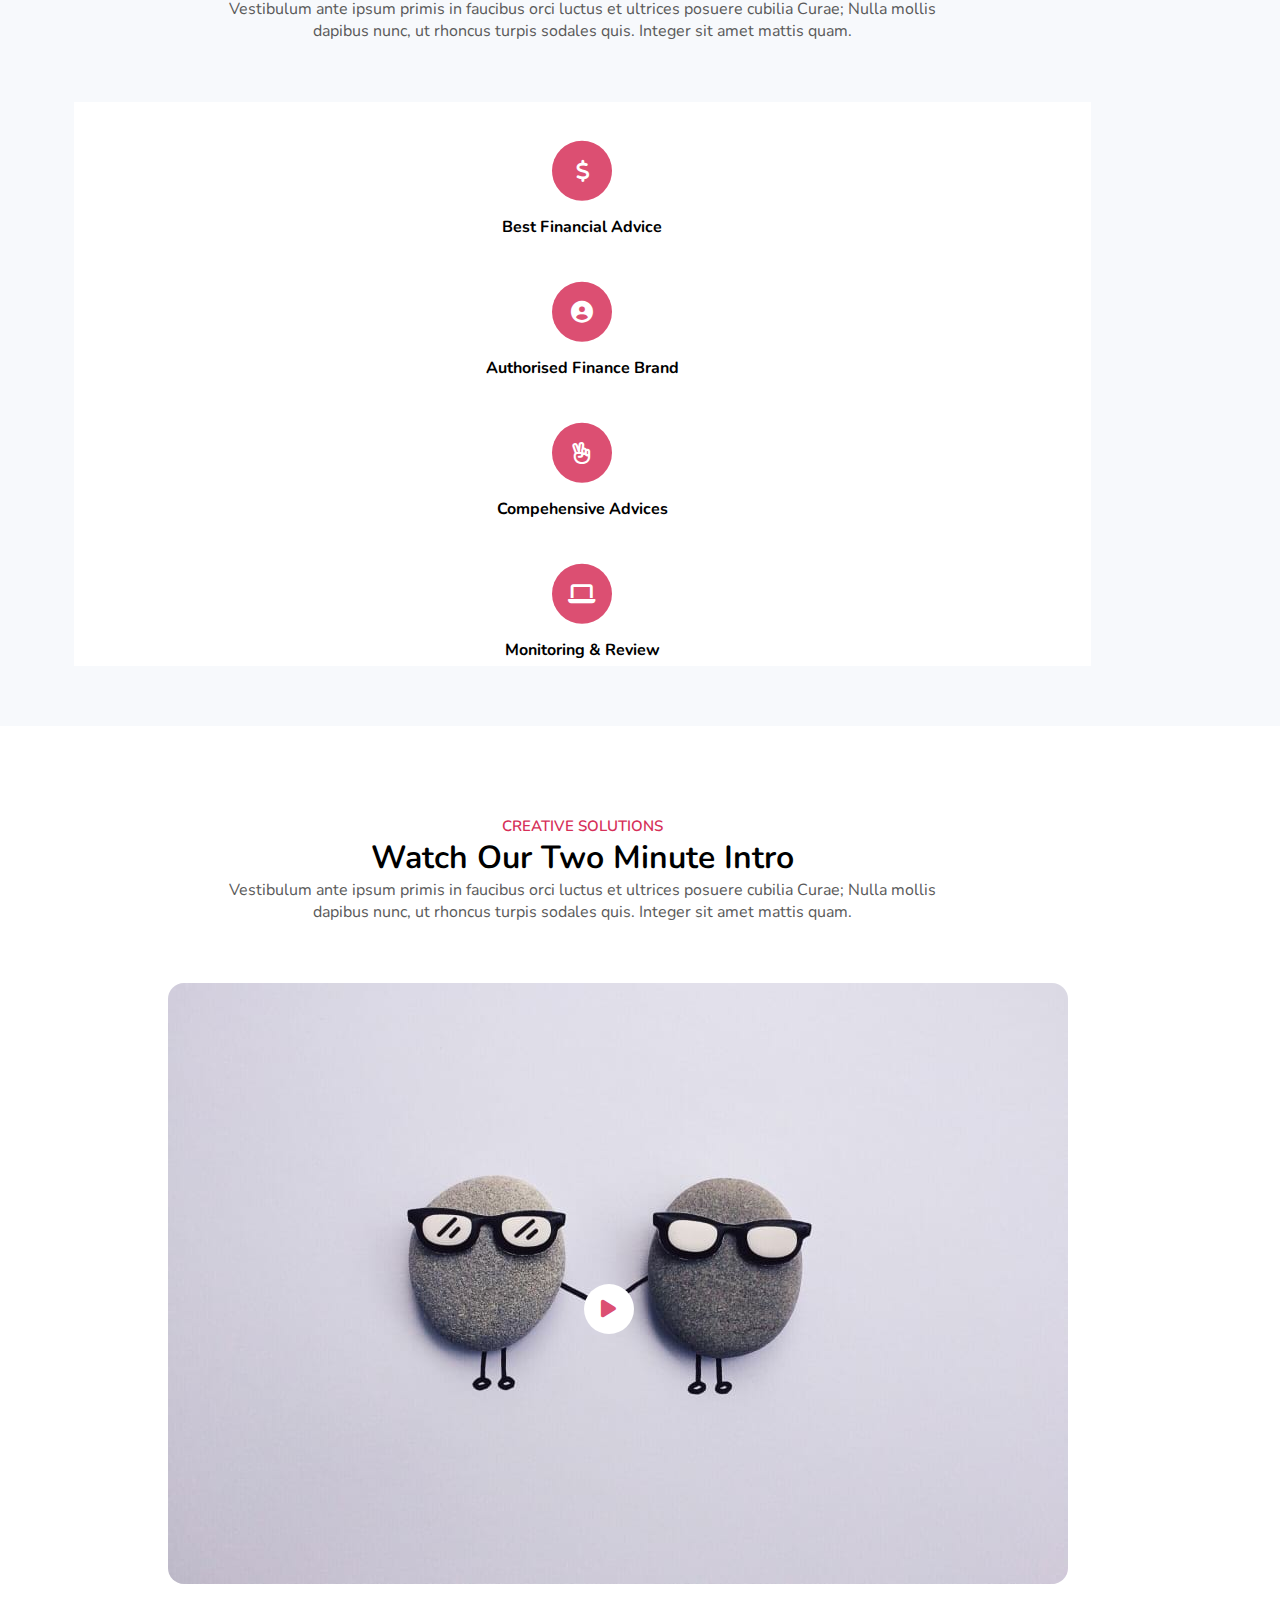
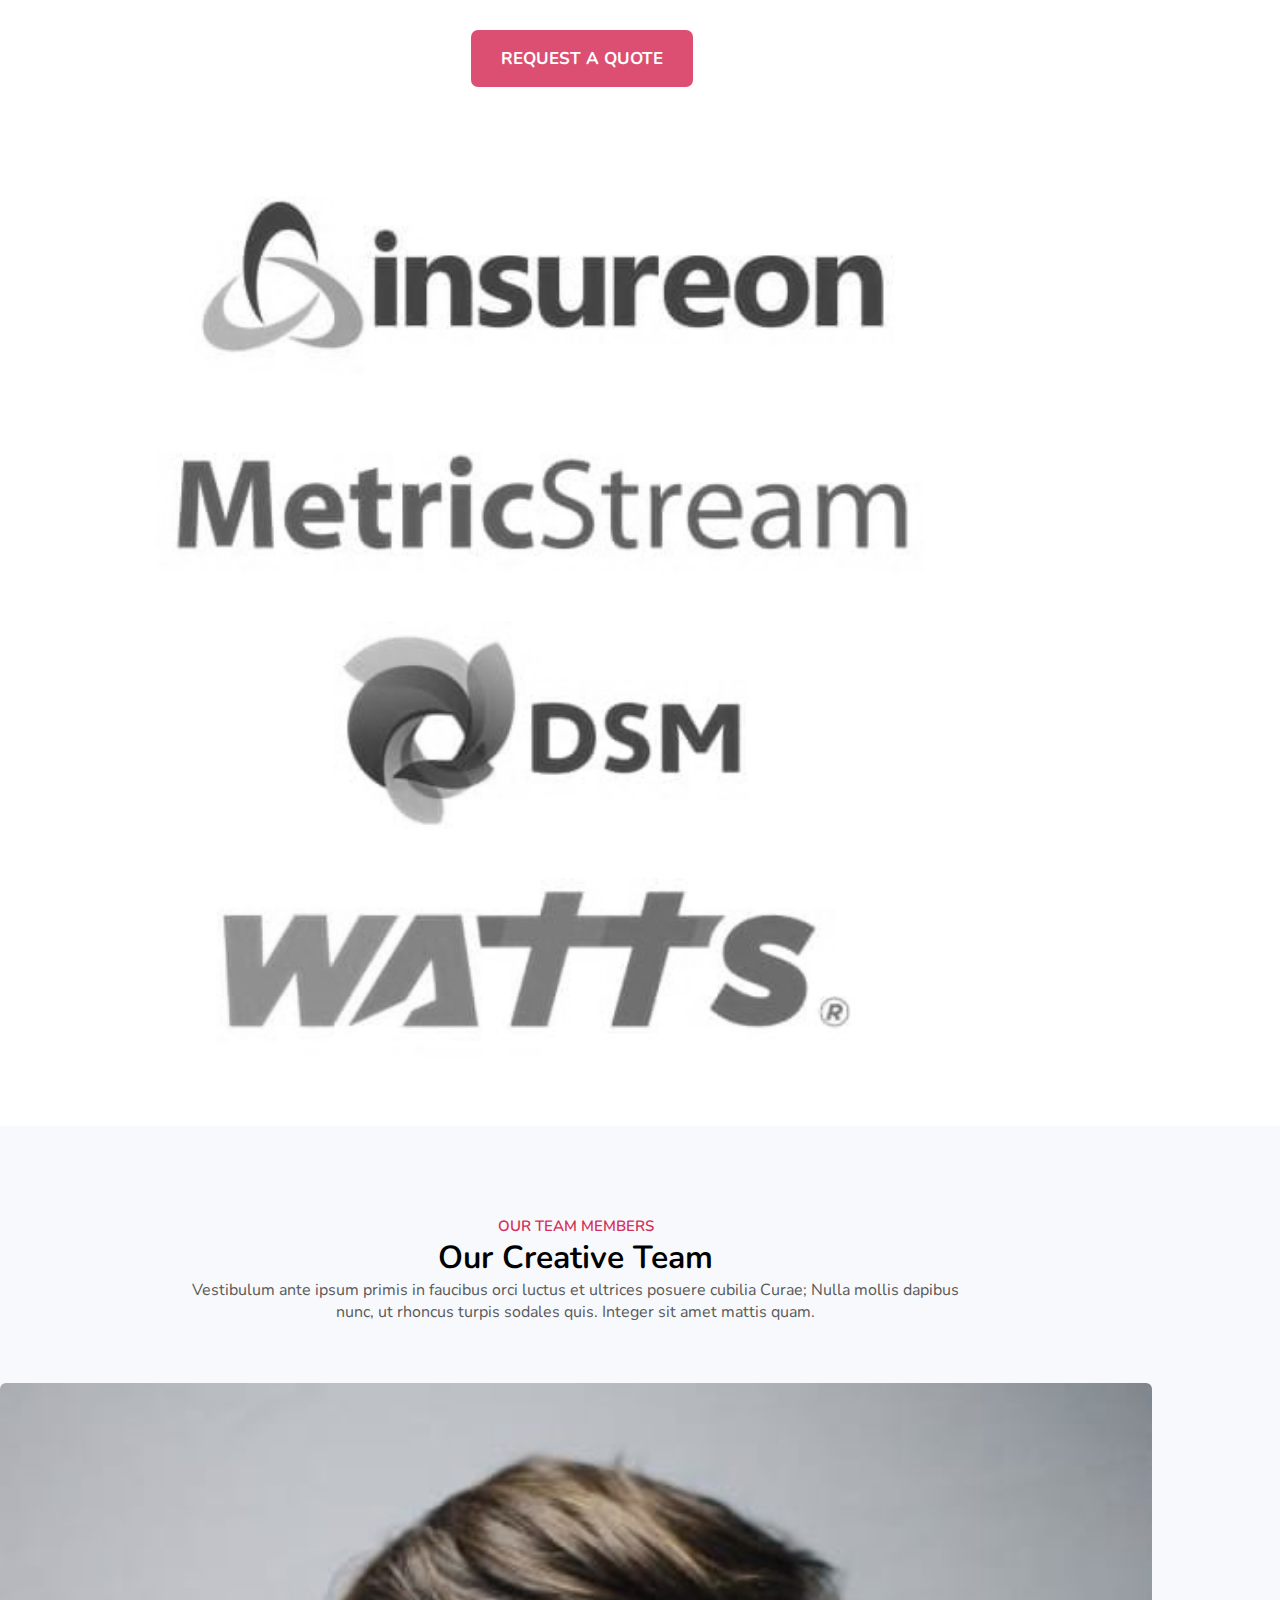
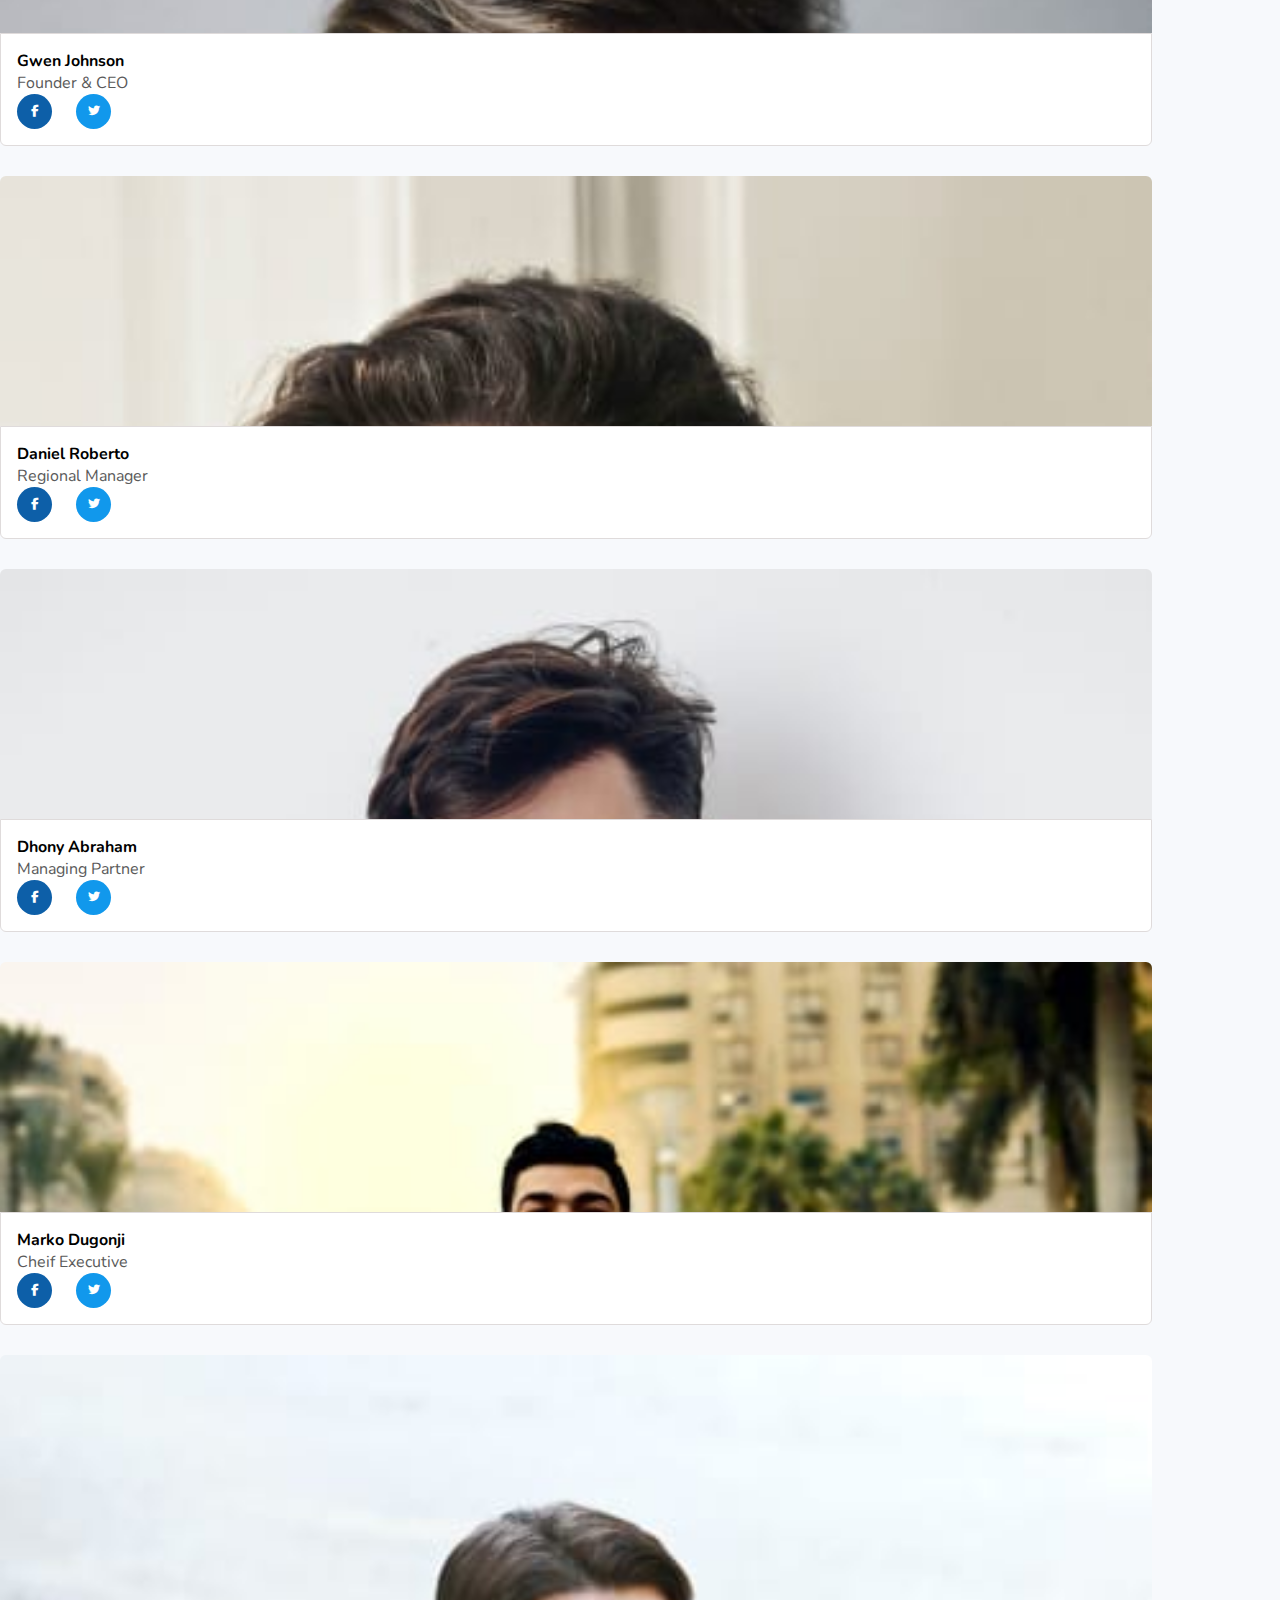
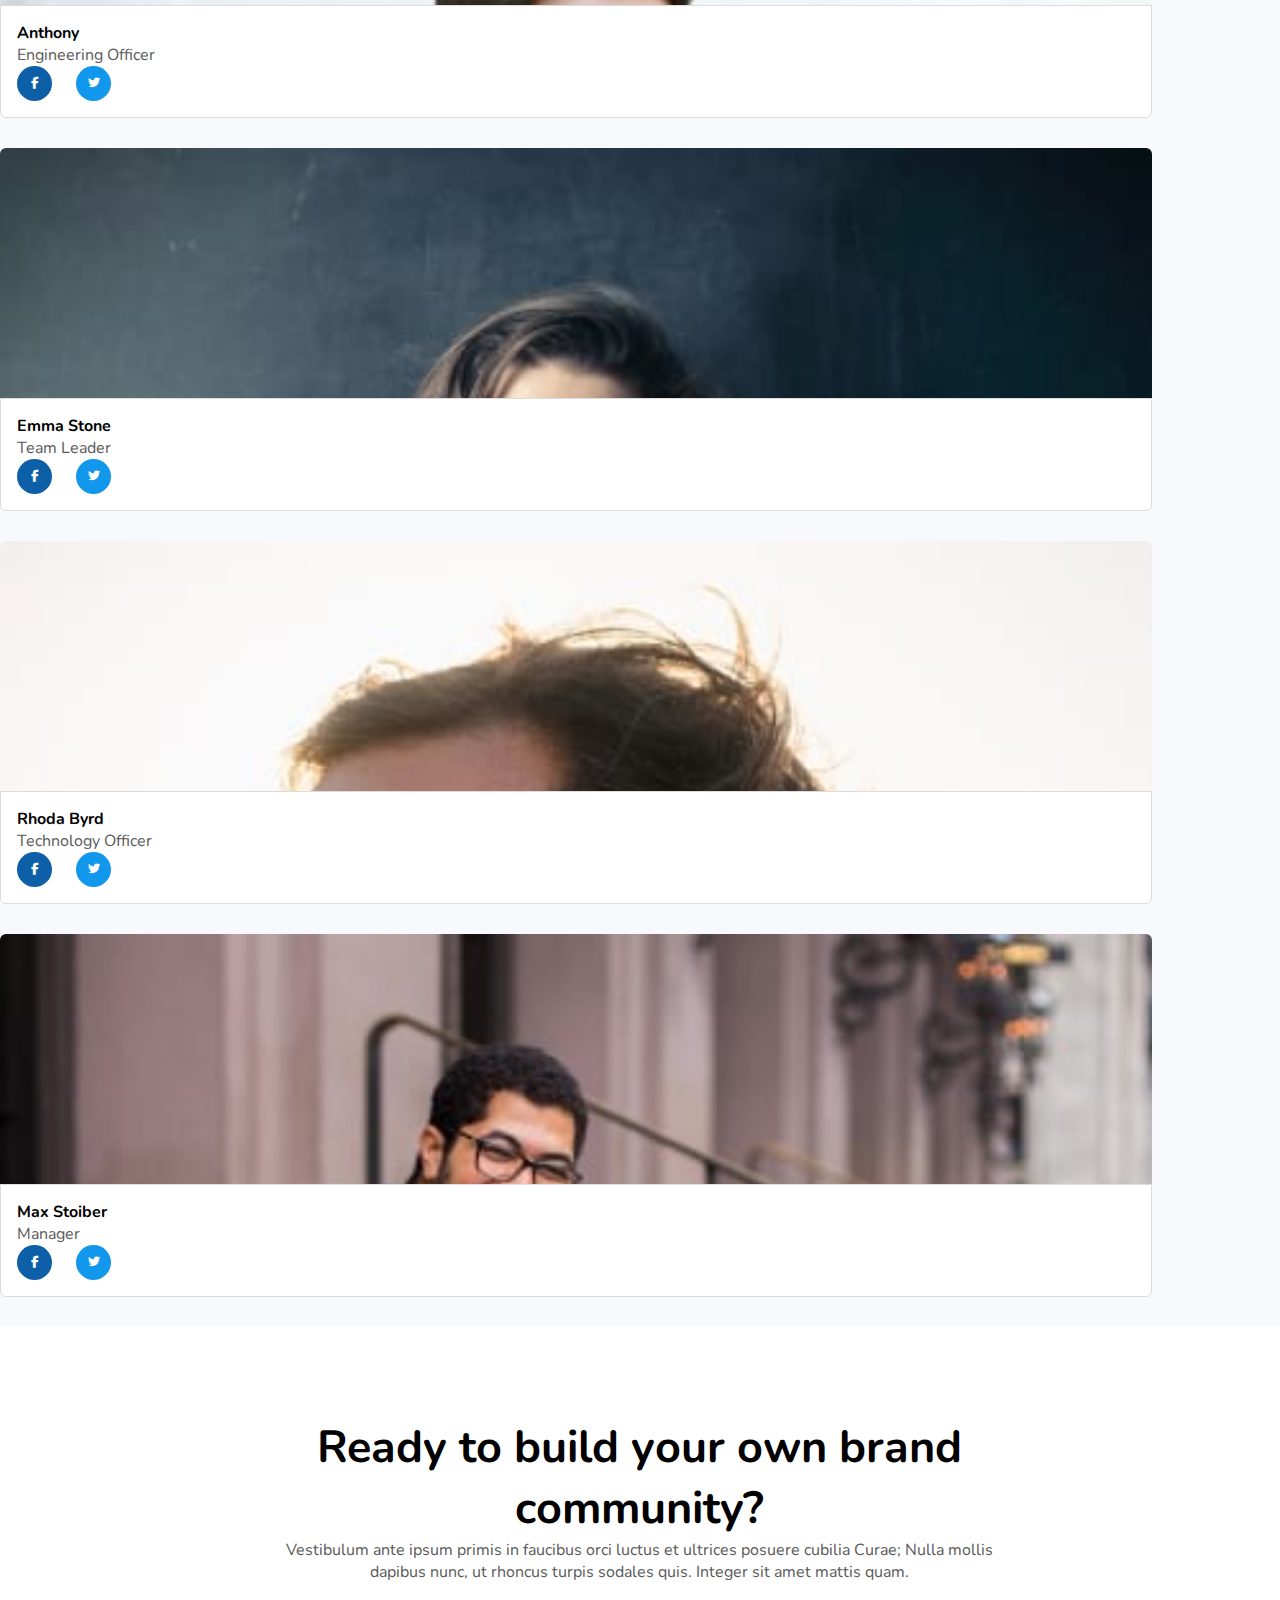
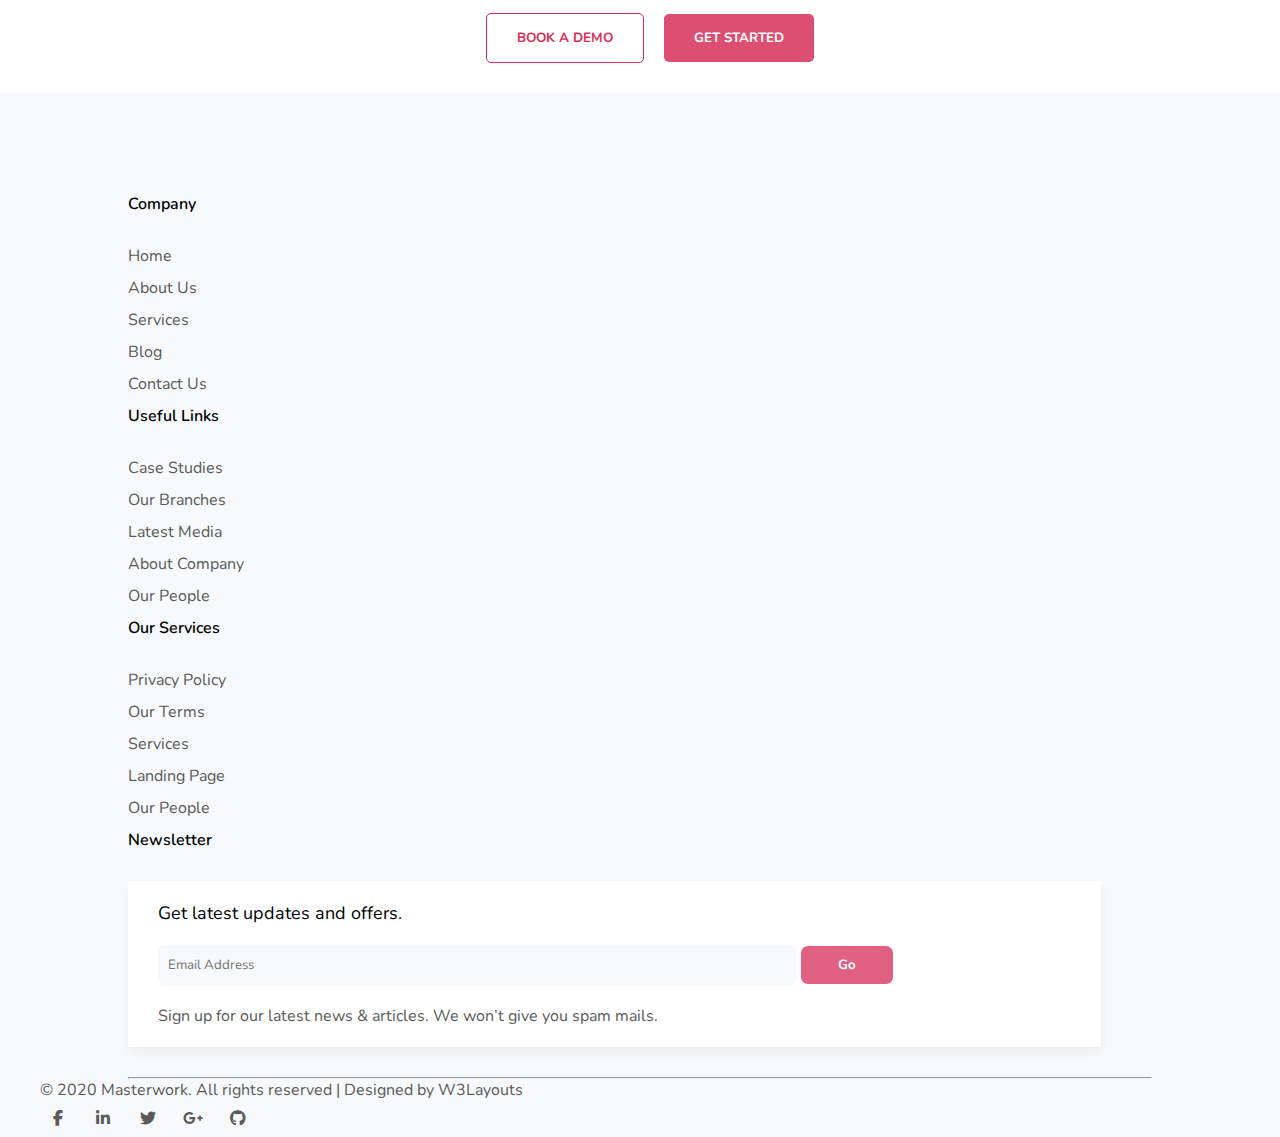
<file: about.html>
<!DOCTYPE html>
<html lang="en">
<head>
  <meta charset="UTF-8" />
  <meta http-equiv="X-UA-Compatible" content="IE=edge" />
  <meta name="viewport" content="width=device-width, initial-scale=1.0" />
  <link href="//fonts.googleapis.com/css2?family=Nunito:wght@200;300;400;600;700;800;900&amp;display=swap"
    rel="stylesheet">
  <link href="//fonts.googleapis.com/css2?family=Nunito:wght@200;300;400;600;700;800;900&amp;display=swap"
    rel="stylesheet">
  <link rel="stylesheet" href="https://cdnjs.cloudflare.com/ajax/libs/font-awesome/6.2.0/css/all.min.css" />
  <link href="https://cdn.jsdelivr.net/npm/bootstrap@5.2.2/dist/css/bootstrap.min.css" rel="stylesheet"
    integrity="sha384-Zenh87qX5JnK2Jl0vWa8Ck2rdkQ2Bzep5IDxbcnCeuOxjzrPF/et3URy9Bv1WTRi" crossorigin="anonymous">
</head>
<title>Masterwork a Corporate Category Bootstrap Responsive Website Template - Home :: W3Layouts</title>
<link rel="stylesheet" href="./css_about/about.css" />
</head>
<!-- BODY -->
<body>
  <!-- HEADER -->
  <header>
    <div class="container">
      <nav class="navbar navbar-expand-lg">
        <div class="container-fluid">
          <a class="navbar-brand fs-2" href="#">
            <i class="fa-regular fa-handshake"></i>
            <span class="fw-bolder">Masterwork</span>
          </a>
          <button class="navbar-toggler" type="button" data-bs-toggle="collapse"
            data-bs-target="#navbarSupportedContent" aria-controls="navbarSupportedContent" aria-expanded="false"
            aria-label="Toggle navigation">
            <span class="navbar-toggler-icon"></span>
          </button>
          <div class="collapse navbar-collapse flex-grow-0" id="navbarSupportedContent">
            <ul class="navbar-nav me-auto mb-2 mb-lg-0 nav-line">
              <li class="nav-item nav-line mx-3">
                <a class="nav-link fs-5" aria-current="page" href="./index.html">Home</a>
                <div class="line"></div>
              </li>
              <li class="nav-item nav-line mx-3">
                <a class="nav-link active fs-5" href="#">About</a>
                <div class="line"></div>
              </li>
              <li class="nav-item nav-line mx-3">
                <a class="nav-link fs-5" href="./service.html">Services</a>
                <div class="line"></div>
              </li>
              <li class="nav-item nav-line mx-3 dropdown">
                <a class="nav-link dropdown-toggle fs-5" href="#" role="button" data-bs-toggle="dropdown"
                  aria-expanded="false">
                  Pages
                </a>
                <div class="line"></div>
                <ul class="dropdown-menu">
                  <li class="mx-3"><a class="dropdown-item fs-5" href="./blogposts.html">Blog posts</a>
                    <div class="line-page"></div>
                  </li>
                  <li class="mx-3"><a class="dropdown-item fs-5" href="./blogsingle.html">Blog single</a>
                    <div class="line-page"></div>
                  </li>
                  <li>
                    <class="dropdown-divider">
                  </li>
                  <li class="mx-3"><a class="dropdown-item fs-5" href="./landingpage.html">Landing page</a>
                    <div class="line-page"></div>
                  </li>
                </ul>
              </li>
              <li class="nav-item nav-line mx-3">
                <a class="nav-link fs-5" href="./contact.html">Contact</a>
                <div class="line"></div>
              </li>
              <li><button type="button" class="btn btn-outline-primary py-3 px-4 fs-5 fw-bold">SCHEDULE A DEMO</button>
              </li>
            </ul>
          </div>
        </div>
      </nav>
    </div>
  </header> 
  <div class="empty"></div>
  <div class="page">
    <div class="page-wrapper">
      <a href="">Home</a> <span> >> </span>
      <p>About</p>
    </div>
  </div>
  <!-- ABOUT US 1 -->
  <section class="w3l-about1" id="about">
    <div id="content-with-photo4-block" class="pt-5">
      <div class="container py-md-3">
        <div class="header-section mb-5 text-center">
          <h2>About Us</h2>
        </div>
        <div class="cwp4-two row">
          <div class="cwp4-text col-lg-6">
            <h3>The Best Choice For Your Successful Business!</h3>
            <p>
              Lorem ipsum dolor sit amet, consectetur adipisicingelit, sed do
              eiusmod tempor incididunt ut labore et dolore magna aliqua. Ut
              enim ad minim veniam, quis nostrud.
            </p>

            <ul class="cont-4">
              <li>
                <span class="fa fa-check"></span>Website Designing and
                Development
              </li>
              <li>
                <span class="fa fa-check"></span>Android and iOs Apps
                Development
              </li>
              <li>
                <span class="fa fa-check"></span>Successfully Providing
                Business Solution from 20 years
              </li>
              <li><span class="fa fa-check"></span>Excellence Records</li>
            </ul>
          </div>
          <div class="cwp4-image col-lg-6 pl-lg-5 mt-lg-0 mt-5">
            <img src="./img_about/b5.jpg" class="img-curve img-fluid" alt="" />
          </div>
        </div>
      </div>
    </div>
  </section>
  <!-- ABOUT US 2 -->
  <section class="w3l-about2">
    <div class="features py-5">
      <div class="container py-lg-3">
        <div class="fea-gd-vv row">
          <div class="float-lt feature-gd col-lg-4 col-sm-6">
            <div class="icon-info">
              <h5>Our History 1795</h5>
              <p>
                Lorem ipsum dolor sit amet, consectetur adipisicingelit, sed
                do eiusmod tempor incididunt ut labore et dolore magna aliqua.
                Ut enim ad minim veniam, quis nostrud.
              </p>
            </div>
          </div>
          <div class="float-mid feature-gd col-lg-4 col-sm-6 mt-sm-0 mt-4">
            <div class="icon-info">
              <h5>The power of business</h5>
              <p>
                Lorem ipsum dolor sit amet, consectetur adipisicingelit, sed
                do eiusmod tempor incididunt ut labore et dolore magna aliqua.
                Ut enim ad minim veniam, quis nostrud.
              </p>
            </div>
          </div>
          <div class="float-rt feature-gd col-lg-4 col-sm-6 mt-lg-0 mt-sm-5 mt-4">
            <div class="icon-info">
              <h5>120 Customer service</h5>
              <p>
                Lorem ipsum dolor sit amet, consectetur adipisicingelit, sed
                do eiusmod tempor incididunt ut labore et dolore magna aliqua.
                Ut enim ad minim veniam, quis nostrud.
              </p>
            </div>
          </div>
        </div>
      </div>
    </div>
  </section>

  <!-- SERVICE -->
  <section class="service">
    <div class="main">
      <div class="container">
        <div class="title">
          <p class="text1">FEATURES</p>
          <h1>The Largest Business Expert !</h1>
          <p class="text2"> Vestibulum ante ipsum primis in faucibus orci luctus et ultrices posuere cubilia Curae;
            Nulla mollis dapibus nunc, ut rhoncus
            turpis sodales quis. Integer sit amet mattis quam.</p>
        </div>
        <div class="row">
          <div class="col">
            <div class="icon">
              <i class="fa-solid fa-dollar-sign"></i>
              <h4>Best Financial Advice</h4>
            </div>
            <div class="description">
              <p>Enean eget dolor dolor sit amet commodo ligula</p>
              <a href="">Read More</a>
            </div>
          </div>
          <div class="col">
            <div class="icon">
              <i class="fa-solid fa-circle-user"></i>
              <h4>Authorised Finance Brand</h4>
            </div>
            <div class="description">
              <p>Commodo ligula eget dolor dolor sit amet ligula</p>
              <a href="">Read More</a>
            </div>
          </div>
          <div class="col">
            <div class="icon">
              <i class="fa-regular fa-hand-peace"></i>
              <h4>Compehensive Advices</h4>
            </div>
            <div class="description">
              <p>Enean eget dolor dolor sit amet commodo ligula</p>
              <a href="">Read More</a>
            </div>
          </div>
          <div class="col">
            <div class="icon">
              <i class="fa-solid fa-laptop"></i>
              <h4>Monitoring & Review</h4>
            </div>
            <div class="description">
              <p>Commodo ligula eget dolor dolor sit amet ligula</p>
              <a href="">Read More</a>
            </div>
          </div>
        </div>
      </div>
    </div>
  </section>

  <!-- CREATIVE SOLUTIONS -->
  <section class="creative-solution">
    <div class="main">
      <div class="container container-xl">
        <div class="title">
          <p class="text1">CREATIVE SOLUTIONS</p>
          <h1>Watch Our Two Minute Intro</h1>
          <p class="text2">Vestibulum ante ipsum primis in faucibus orci luctus et ultrices posuere cubilia Curae; Nulla
            mollis dapibus nunc, ut rhoncus turpis sodales quis. Integer sit amet mattis quam.</p>
        </div>
        <div class="img-cs">
          <img src="./img_about/b9.jpg" alt="">
          <div class="video">
            <a href=""><i class="fa-solid fa-play"></i></a>
          </div>
        </div>
        <div class="btn-solution">
          <button>REQUEST A QUOTE</button>
        </div>
      </div>
    </div>
  </section>

  <section class="customers">
    <div class="main">
      <div class="container">
        <div class=" row">
          <div class="col">
            <img src="./img_about/logo1.jpg" alt="">
          </div>
          <div class="col">
            <img src="./img_about/logo2.jpg" alt="">
          </div>
          <div class="col">
            <img src="./img_about/logo3.jpg" alt="">
          </div>
          <div class="col">
            <img src="./img_about/logo4.jpg" alt="">
          </div>
        </div>
      </div>
    </div>
  </section>

  <!-- TEAM -->
  <section class="team">
    <div class="main">
      <div class="container">
        <div class="title">
          <p class="text1">OUR TEAM MEMBERS</p>
          <h1>Our Creative Team</h1>
          <p class="text2">Vestibulum ante ipsum primis in faucibus orci luctus et ultrices posuere cubilia Curae; Nulla
            mollis dapibus nunc, ut rhoncus turpis sodales quis. Integer sit amet mattis quam.</p>
        </div>
        <div class="row ">
          <div class="col-12 col-xl-3 col-lg-3 col-md-6">
            <div class="img">
              <img src="./img_about/team1.jpg" alt="">
            </div>
            <div class="info">
              <h4>Gwen Johnson</h4>
              <p>Founder & CEO</p>
              <a href=""><i class="fa-brands fa-facebook-f"></i></a>
              <a href=""><i class="fa-brands fa-twitter"></i></a>
            </div>
          </div>
          <div class="col-12 col-xl-3 col-lg-3 col-md-6">
            <div class="img">
              <img src="./img_about/team2.jpg" alt="">
            </div>
            <div class="info">
              <h4>Daniel Roberto</h4>
              <p>Regional Manager</p>
              <a href=""><i class="fa-brands fa-facebook-f"></i></a>
              <a href=""><i class="fa-brands fa-twitter"></i></a>
            </div>
          </div>
          <div class="col-12 col-xl-3 col-lg-3 col-md-6">
            <div class="img">
              <img src="./img_about/team3.jpg" alt="">
            </div>
            <div class="info">
              <h4>Dhony Abraham</h4>
              <p>Managing Partner</p>
              <a href=""><i class="fa-brands fa-facebook-f"></i></a>
              <a href=""><i class="fa-brands fa-twitter"></i></a>
            </div>
          </div>
          <div class="col-12 col-xl-3 col-lg-3 col-md-6">
            <div class="img">
              <img src="./img_about/team4.jpg" alt="">
            </div>
            <div class="info">
              <h4>Marko Dugonji</h4>
              <p>Cheif Executive</p>
              <a href=""><i class="fa-brands fa-facebook-f"></i></a>
              <a href=""><i class="fa-brands fa-twitter"></i></a>
            </div>
          </div>
          <div class="col-12 col-xl-3 col-lg-3 col-md-6">
            <div class="img">
              <img src="./img_about/team5.jpg" alt="">
            </div>
            <div class="info">
              <h4>Anthony</h4>
              <p>Engineering Officer</p>
              <a href=""><i class="fa-brands fa-facebook-f"></i></a>
              <a href=""><i class="fa-brands fa-twitter"></i></a>
            </div>
          </div>
          <div class="col-12 col-xl-3 col-lg-3 col-md-6">
            <div class="img">
              <img src="./img_about/team6.jpg" alt="">
            </div>
            <div class="info">
              <h4>Emma Stone</h4>
              <p>Team Leader</p>
              <a href=""><i class="fa-brands fa-facebook-f"></i></a>
              <a href=""><i class="fa-brands fa-twitter"></i></a>
            </div>
          </div>
          <div class="col-12 col-xl-3 col-lg-3 col-md-6">
            <div class="img">
              <img src="./img_about/team7.jpg" alt="">
            </div>
            <div class="info">
              <h4>Rhoda Byrd</h4>
              <p>Technology Officer</p>
              <a href=""><i class="fa-brands fa-facebook-f"></i></a>
              <a href=""><i class="fa-brands fa-twitter"></i></a>
            </div>
          </div>
          <div class="col-12 col-xl-3 col-lg-3 col-md-6">
            <div class="img">
              <img src="./img_about/team8.jpg" alt="">
            </div>
            <div class="info">
              <h4>Max Stoiber</h4>
              <p>Manager</p>
              <a href=""><i class="fa-brands fa-facebook-f"></i></a>
              <a href=""><i class="fa-brands fa-twitter"></i></a>
            </div>
          </div>
        </div>
      </div>
    </div>
  </section>

  <!-- INTRODUCE 9 -->
  <section>
    <div class="intro9">
      <div class="main">
        <div class="title">
          <h1>Ready to build your own brand community?</h1>
          <p>Vestibulum ante ipsum primis in faucibus orci luctus et ultrices posuere cubilia Curae; Nulla mollis
            dapibus nunc, ut rhoncus turpis sodales quis. Integer sit amet mattis quam.</p>
        </div>
        <div class="btn">
          <button class="btn-1"><b>BOOK A DEMO</b></button>
          <button class="btn-2"><b>GET STARTED</b></button>
        </div>
      </div>
    </div>
  </section>

    <!-- INTRODUCE 10 -->
    <section class="sec10">
      <div class="intro10">
          <div class="main">
              <div class="row row0">
                  <div class="col col0 col-lg-6">
                      <div class="row">
                          <div class="col col-12 col-xl-4 col-md-4 col-sm-12">
                              <h4>Company</h4>
                              <div class="title">
                                  <a href="">Home</a>
                                  <a href="">About Us</a>
                                  <a href="">Services</a>
                                  <a href="">Blog</a>
                                  <a href="">Contact Us</a>
                              </div>
                          </div>
                          <div class="col col-12 col-xl-4 col-md-4 col-sm-12">
                              <h4>Useful Links</h4>
                              <div class="title">
                                  <a href="">Case Studies</a>
                                  <a href="">Our Branches</a>
                                  <a href="">Latest Media</a>
                                  <a href="">About Company</a>
                                  <a href="">Our People</a>
                              </div>
                          </div>
                          <div class="col col-12 col-xl-4 col-md-4 col-sm-12">
                              <h4>Our Services</h4>
                              <div class="title">
                                  <a href="">Privacy Policy</a>
                                  <a href="">Our Terms</a>
                                  <a href="">Services</a>
                                  <a href="">Landing Page</a>
                                  <a href="">Our People</a>
                              </div>
                          </div>
                      </div>
                  </div>
                  <div class="col col-12 col1 col-xl-6 col-lg-6 col-md-12 col-md-6 col-sm-12 ">
                      <h4>Newsletter</h4>
                      <div class="title">
                          <p class="text">Get latest updates and offers.</p>
                          <input type="text" placeholder="Email Address">
                          <button><b>Go</b></button>
                          <p>Sign up for our latest news & articles. We won’t give you spam mails.</p>
                      </div>
                  </div>
              </div>
          </div>
      </div>
      <hr>
      <!-- FOOTER -->
      <footer>
          <div class="footer row d-flex below-section justify-content-between align-items-center pt-4">
              <div class="columns text-lg-left text-center col-12 col-lg-6 col-sm-12">
                <p>© 2020 Masterwork. All rights reserved | Designed by <a href="https://w3layouts.com/">W3Layouts</a>
                </p>
              </div>
              <div class="columns-2 text-center mt-lg-0 mt-3 col-12 col-lg-6 col-sm-12">
                <ul class="social">
                  <li><a href="#"><span class="fa-brands fa-facebook-f" aria-hidden="true"></span></a>
                  </li>
                  <li><a href="#"><span class="fa-brands fa-linkedin-in" aria-hidden="true"></span></a>
                  </li>
                  <li><a href="#"><span class="fa-brands fa-twitter" aria-hidden="true"></span></a>
                  </li>
                  <li><a href="#"><span class="fa-brands fa-google-plus-g" aria-hidden="true"></span></a>
                  </li>
                  <li><a href="#"><span class="fa-brands fa-github" aria-hidden="true"></span></a>
                  </li>
                </ul>
              </div>
            </div>
        </footer>
  </section>
  <script src="https://cdn.jsdelivr.net/npm/bootstrap@5.2.2/dist/js/bootstrap.bundle.min.js"
    integrity="sha384-OERcA2EqjJCMA+/3y+gxIOqMEjwtxJY7qPCqsdltbNJuaOe923+mo//f6V8Qbsw3"
    crossorigin="anonymous"></script>
</body>
</html>
</file>
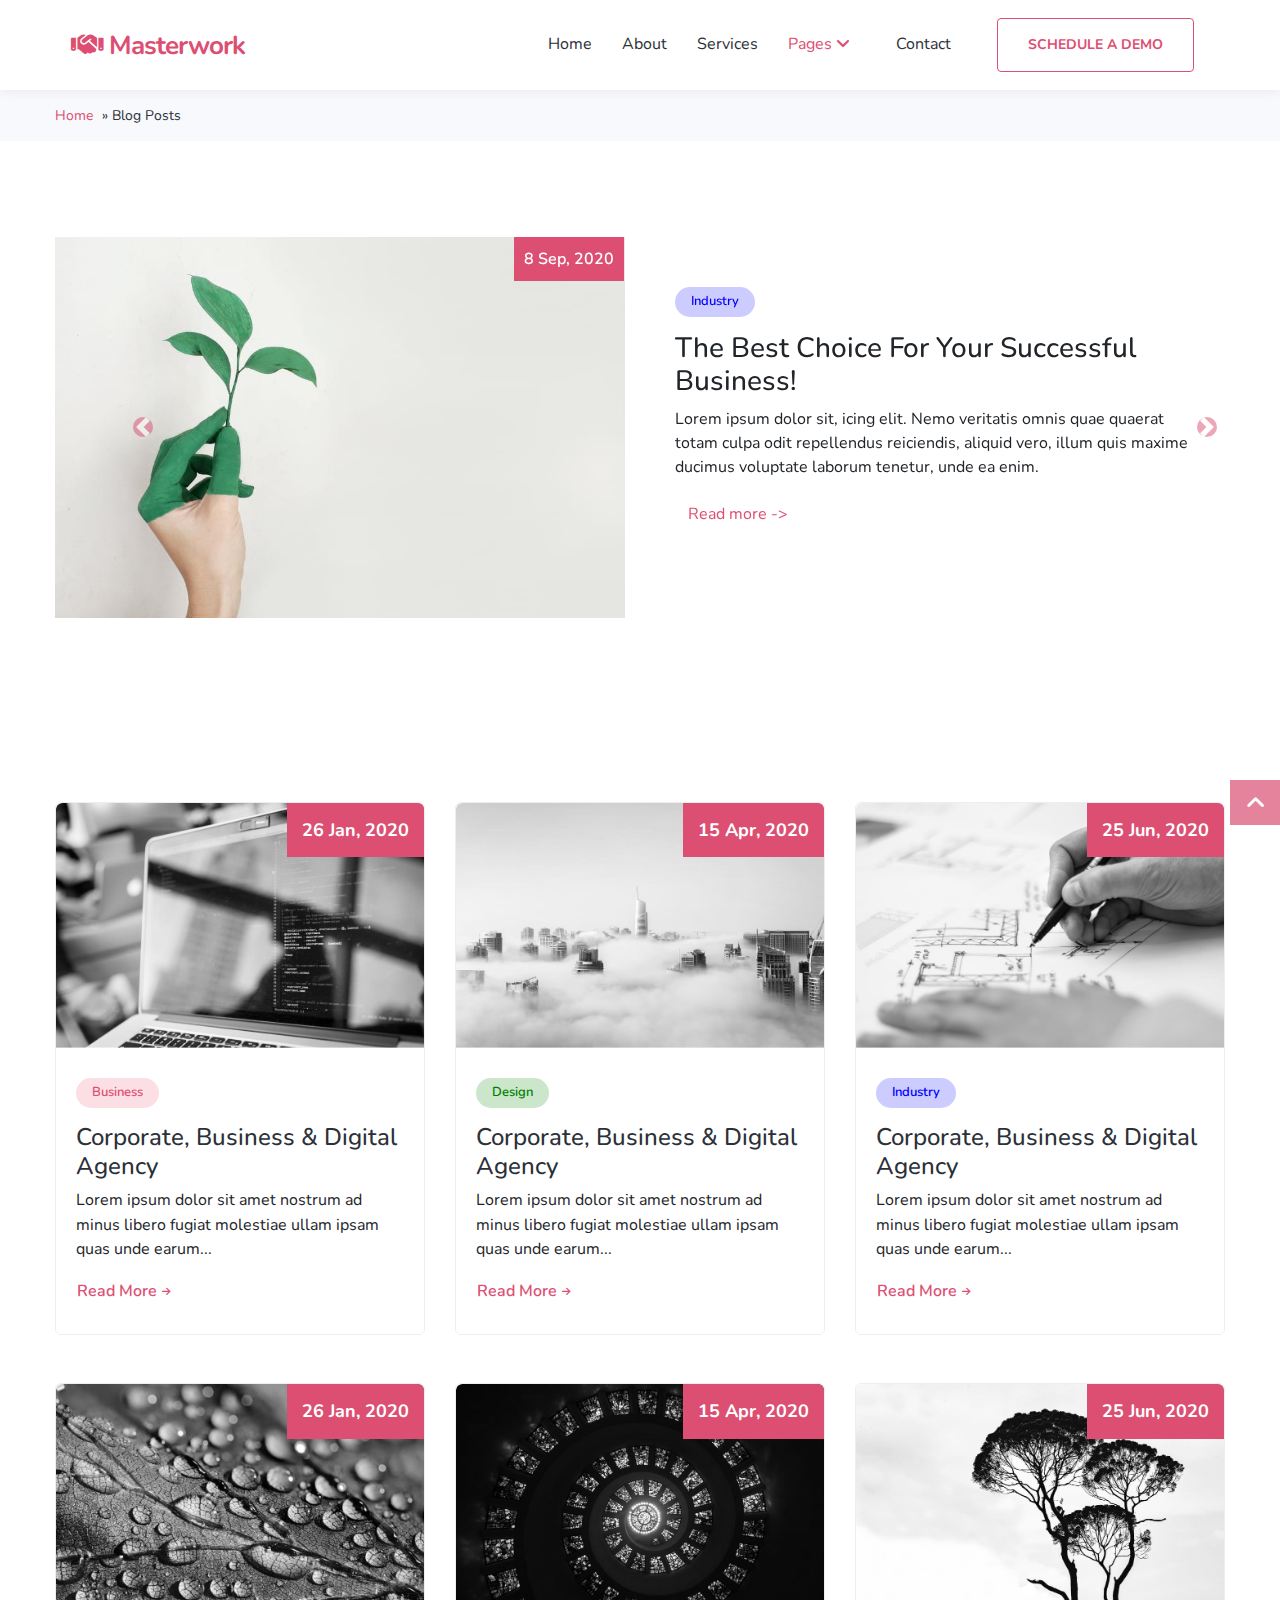
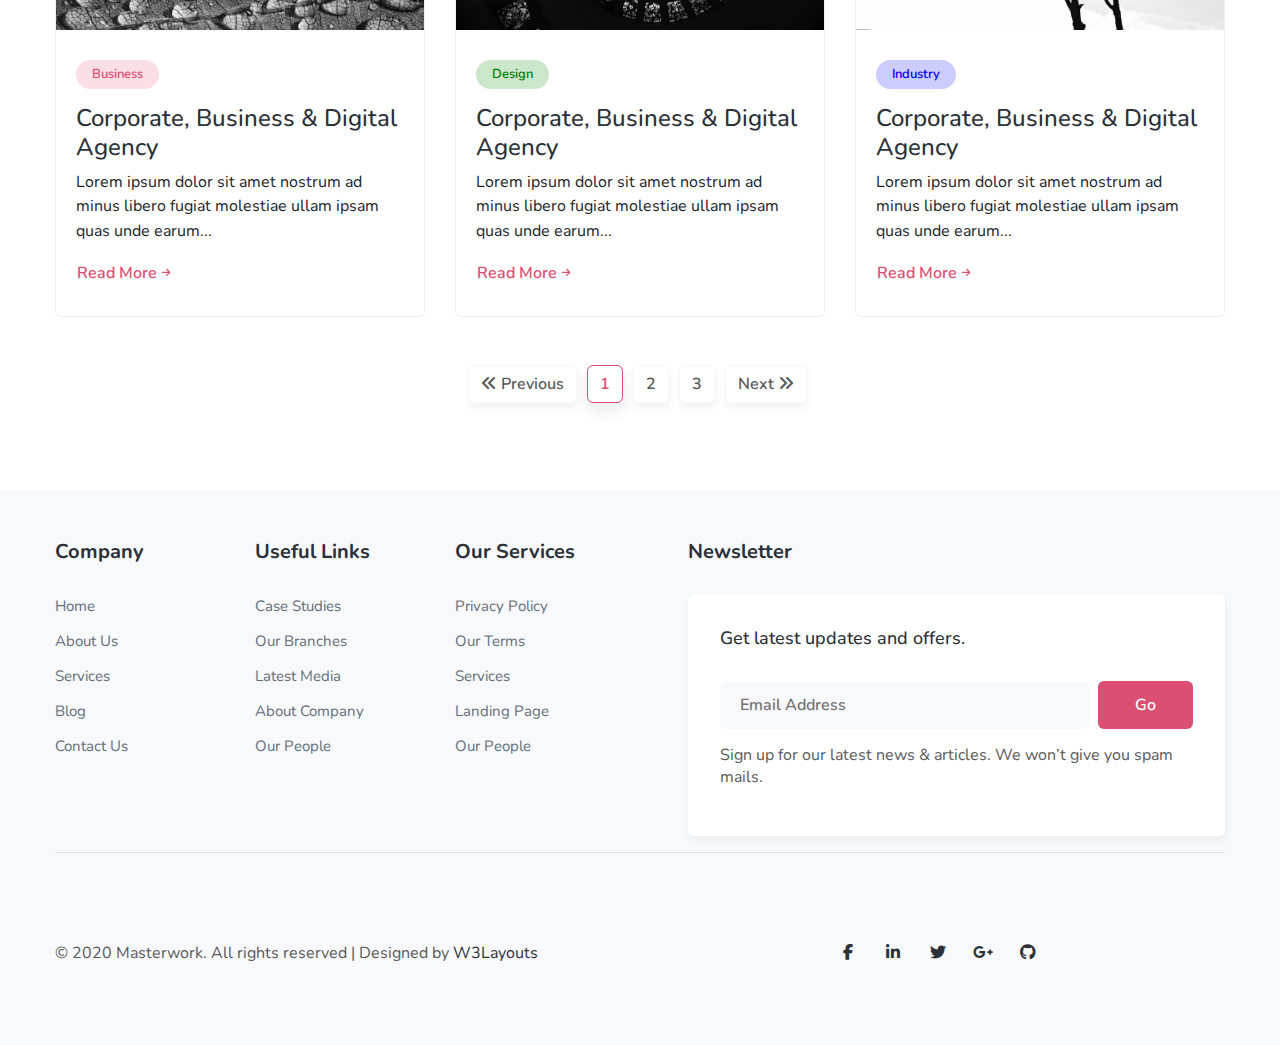
<file: blogposts.html>
<!DOCTYPE html>
<html lang="en">
  <head>
    <meta charset="UTF-8" />
    <meta http-equiv="X-UA-Compatible" content="IE=edge" />
    <meta name="viewport" content="width=device-width, initial-scale=1.0" />
    <!-- FONT GOOGLE  -->
    <link
      href="//fonts.googleapis.com/css2?family=Nunito:wght@200;300;400;600;700;800;900&display=swap"
      rel="stylesheet"
    />
    <!-- FONT AWESOME  -->
    <link
      rel="stylesheet"
      href="https://cdnjs.cloudflare.com/ajax/libs/font-awesome/6.2.0/css/all.min.css"
    />
    <!-- CSS BOOTSTRAP  -->
    <link rel="stylesheet" href="https://cdn.jsdelivr.net/npm/bootstrap@4.0.0/dist/css/bootstrap.min.css" integrity="sha384-Gn5384xqQ1aoWXA+058RXPxPg6fy4IWvTNh0E263XmFcJlSAwiGgFAW/dAiS6JXm" crossorigin="anonymous">
    <title>Blog Posts</title>
    <!-- CSS  -->
    <link rel="stylesheet" href="./css/blogposts.css" />
  </head>
  <body>
    <!-- HEADER  -->
    <header id="site-header" class="fixed-top">
      <div class="container">
          <nav class="navbar navbar-expand-lg stroke">
              <a class="navbar-brand" href="./index.html">
                  <span class="fa fa-handshake"></span> Masterwork
              </a>
              <button class="navbar-toggler  collapsed bg-gradient" type="button" data-toggle="collapse" data-target="#navbarTogglerDemo02" aria-controls="navbarTogglerDemo02" aria-expanded="false" aria-label="Toggle navigation">
                  <span class="navbar-toggler-icon fa icon-expand fa-bars"></span>
                  <span class="navbar-toggler-icon fa icon-close fa-times"></span>
                  
              </button>
  
              <div class="collapse navbar-collapse" id="navbarTogglerDemo02">
                  <ul class="navbar-nav ml-auto text-center">
                      <li class="nav-item @@home-active">
                          <a class="nav-link" href="./index.html">Home <span class="sr-only">(current)</span></a>
                      </li>
                      <li class="nav-item @@about-active">
                          <a class="nav-link" href="./about.html">About</a>
                      </li>
                      <li class="nav-item @@services-active">
                          <a class="nav-link" href="./service.html">Services</a>
                      </li>
                      <li class="nav-item dropdown active">
                          <a class="nav-link dropdown-toggle" href="#" id="navbarDropdown" role="button" data-toggle="dropdown" aria-haspopup="true" aria-expanded="false">
                              Pages <span class="fa fa-angle-down"></span>
                          </a>
                          <div class="dropdown-menu" aria-labelledby="navbarDropdown">
                              <a class="dropdown-item @@blog-active" href="./blogposts.html">Blog posts</a>
                              <a class="dropdown-item " href="./blogsingle.html">Blog single</a>
                              <a class="dropdown-item" href="./landingpage.html">Landing page</a>
                          </div>
                      </li>
                      <li class="nav-item @@contact-active">
                          <a class="nav-link" href="./contact.html">Contact</a>
                      </li>
                      <li class="nav-item ml-lg-3 ml-0 mt-lg-0 mt-3">
                          <a class="btn btn-outline-primary theme-button" href="./contact.html">Schedule a Demo</a>
                      </li>
                  </ul>
              </div>
          </nav>
      </div>
  </header>
    <!-- Blog breadcrumbs -->
    <nav id="breadcrumbs" class="breadcrumbs">
      <div class="container page-wrapper">
        <a href="./index.html">Home</a>
        »
        <span class="breadcrumb_last" aria-current="page">Blog Posts</span>
      </div>
    </nav>
    <!-- Blog breadcrumbs -->
    <div style="margin: 8px auto; display: block; text-align: center"></div>
    <!-- Blog section  -->
    <section class="w31-blog">
      <section id="grids5-block" class="py-5">
        <div class="container py-lg-3">
          <div class="list-single-view">
            <div class="row">
              <div class="col-md-12 mt-md-4 mt-4">
                <div class="owl-one owl-carousel owl-theme owl-loaded owl-drag">
                  <div class="owl-stage-outer">
                    
                    <div id="carouselExampleIndicators" class="carousel slide" data-ride="carousel">
                      <div class="carousel-inner">
                        <div class="carousel-item active ">
                            <div class="row">
                              <div class="col-12 col-sm-12 col-md-6 col-lg-6 col-xl-6 blog-item-inner">
                                <img
                                src="./imgblogposts/b5.jpg"
                                alt
                                class="img-fluid new-image d-block w-100"
                              />
                              <div class="blog-tem-time">
                                <p>8 Sep, 2020</p>
                              </div>
                              </div>
                              <div class="col-12 col-sm-12 col-md-6 col-lg-6 col-xl-6">
                                <div class="blog-carousel-content-detail">
                                  <p class="breadcrumbs blue">Industry</p>
                                  <h3>The Best Choice For Your Successful Business!</h3>
                                  <p>Lorem ipsum dolor sit, icing elit. Nemo veritatis omnis quae quaerat totam culpa odit repellendus reiciendis,
                                    aliquid vero, illum quis maxime ducimus voluptate laborum tenetur, unde ea enim.</p>
                                  <a class="btn btn-news read" href="#">Read more -></a>
                                </div>
                              </div>
                            </div>
                        </div>
                        <div class="carousel-item">
                          <div class="row">
                            <div class="col-12  col-lg-6 blog-item-inner">
                              <img
                              src="./imgblogposts/b9.jpg"
                              alt
                              class="img-fluid new-image d-block w-100"
                            />
                            <div class="blog-tem-time">
                              <p>8 Sep, 2020</p>
                            </div>
                            </div>
                            <div class="col-12 col-lg-6">
                              <div class="blog-carousel-content-detail">
                                <p class="breadcrumbs red">Design</p>
                                <h3>The Best Choice For Your Successful Business!</h3>
                                <p>Lorem ipsum dolor sit, icing elit. Nemo veritatis omnis quae quaerat totam culpa odit repellendus reiciendis,
                                  aliquid vero, illum quis maxime ducimus voluptate laborum tenetur, unde ea enim.</p>
                                  <a class="btn btn-news read" href="#">Read more -></a>
                              </div>
                            </div>
                          </div>
                        </div>
                        <div class="carousel-item">
                          <div class="row">
                            <div class="col-12 col-lg-6 blog-item-inner">
                              <img
                              src="./imgblogposts/b6.jpg"
                              alt
                              class="img-fluid new-image d-block w-100"
                            />
                            <div class="blog-tem-time">
                              <p>8 Sep, 2020</p>
                            </div>
                            </div>
                            <div class="col-12 col-lg-6">
                              <div class="blog-carousel-content-detail">
                                <p class="breadcrumbs green">Programing</p>
                                <h3>The Best Choice For Your Successful Business!</h3>
                                <p>Lorem ipsum dolor sit, icing elit. Nemo veritatis omnis quae quaerat totam culpa odit repellendus reiciendis,
                                  aliquid vero, illum quis maxime ducimus voluptate laborum tenetur, unde ea enim.</p>
                                  <a class="btn btn-news read" href="#">Read more -></a>
                              </div>
                            </div>
                          </div>
                        </div>
                      </div>
                      <a class="carousel-control-prev" href="#carouselExampleIndicators" role="button" data-slide="prev">
                        <span class="carousel-control-prev-icon" aria-hidden="true"></span>
                        <span class="sr-only">Previous</span>
                      </a>
                      <a class="carousel-control-next" href="#carouselExampleIndicators" role="button" data-slide="next">
                        <span class="carousel-control-next-icon" aria-hidden="true"></span>
                        <span class="sr-only">Next</span>
                      </a>
                    </div>
                  </div>
                </div>
              </div>
            </div>
          </div>
        </div>
      </section>
    </section>
    <!--Blog Section -->
    <div style="margin: 8px auto; display: block; text-align:center;">
      <!---728x90--->
    </div>
    <!-- Blog Grids  -->
    <section class="w3l-blog1" id="news">
      <section id="grids5-block" class="py-5">
        <div class="container py-lg-3">
          <div class="grid-view">
            <div class="row">
              <div class="col-lg-4 col-md-6 mt-5">
                <div class="grids5-info">
                  <a href="#" class="d-block zoom">
                    <img src="./imgblogposts/b1.jpg" alt="" class="img-fluid news-image">
    
                    <p class="date">26 Jan, 2020</p>
                  </a>
                  <div class="blog-info">
                    <label class="tag-label red">Business</label>
                    <h4><a href="#">Corporate, Business &amp; Digital Agency</a></h4>
                    <p class="blog-text">Lorem ipsum dolor sit amet nostrum ad minus libero fugiat molestiae ullam ipsam quas unde earum...</p>
                    <a href="#" class="btn btn-news">Read More <span class="fa fa-arrow-right" aria-hidden="true"></span> </a>
                  </div>
                </div>
              </div>
              <div class="col-lg-4 col-md-6 mt-5">
                <div class="grids5-info">
                  <a href="#" class="d-block zoom">
                    <img src="./imgblogposts/b2.jpg" alt="" class="img-fluid news-image">
                  
                    <p class="date">15 Apr, 2020</p>
                  </a>
                  <div class="blog-info">
                    <label class="tag-label green">Design</label>
                    <h4><a href="#">Corporate, Business &amp; Digital Agency</a></h4>
                    <p class="blog-text">Lorem ipsum dolor sit amet nostrum ad minus libero fugiat molestiae ullam ipsam quas unde earum...</p>
                    <a href="#" class="btn btn-news">Read More <span class="fa fa-arrow-right" aria-hidden="true"></span> </a>
                  </div>
                </div>
              </div>
              <div class="col-lg-4 col-md-6 mt-5">
                <div class="grids5-info">
                  <a href="#" class="d-block zoom">
                    <img src="./imgblogposts/b3.jpg" alt="" class="img-fluid news-image">
                  
                    <p class="date">25 Jun, 2020</p>
                  </a>
                  <div class="blog-info">
                    <label class="tag-label blue">Industry</label>
                    <h4><a href="#">Corporate, Business &amp; Digital Agency</a></h4>
                    <p class="blog-text">Lorem ipsum dolor sit amet nostrum ad minus libero fugiat molestiae ullam ipsam quas unde earum...</p>
                    <a href="#" class="btn btn-news">Read More <span class="fa fa-arrow-right" aria-hidden="true"></span> </a>
                  </div>
                </div>
              </div>
              <div class="col-lg-4 col-md-6 mt-5">
                <div class="grids5-info">
                  <a href="#" class="d-block zoom">
                    <img src="./imgblogposts/b4.jpg" alt="" class="img-fluid news-image">
    
                    <p class="date">26 Jan, 2020</p>
                  </a>
                  <div class="blog-info">
                    <label class="tag-label red">Business</label>
                    <h4><a href="#">Corporate, Business &amp; Digital Agency</a></h4>
                    <p class="blog-text">Lorem ipsum dolor sit amet nostrum ad minus libero fugiat molestiae ullam ipsam quas unde earum...</p>
                    <a href="#" class="btn btn-news">Read More <span class="fa fa-arrow-right" aria-hidden="true"></span> </a>
                  </div>
                </div>
              </div>
              <div class="col-lg-4 col-md-6 mt-5">
                <div class="grids5-info">
                  <a href="#" class="d-block zoom">
                    <img src="./imgblogposts/b7.jpg" alt="" class="img-fluid news-image">
                  
                    <p class="date">15 Apr, 2020</p>
                  </a>
                  <div class="blog-info">
                    <label class="tag-label green">Design</label>
                    <h4><a href="#">Corporate, Business &amp; Digital Agency</a></h4>
                    <p class="blog-text">Lorem ipsum dolor sit amet nostrum ad minus libero fugiat molestiae ullam ipsam quas unde earum...</p>
                    <a href="#" class="btn btn-news">Read More <span class="fa fa-arrow-right" aria-hidden="true"></span> </a>
                  </div>
                </div>
              </div>
              <div class="col-lg-4 col-md-6 mt-5">
                <div class="grids5-info">
                  <a href="#" class="d-block zoom">
                    <img src="./imgblogposts/b8.jpg" alt="" class="img-fluid news-image">
                  
                    <p class="date">25 Jun, 2020</p>
                  </a>
                  <div class="blog-info">
                    <label class="tag-label blue">Industry</label>
                    <h4><a href="#">Corporate, Business &amp; Digital Agency</a></h4>
                    <p class="blog-text">Lorem ipsum dolor sit amet nostrum ad minus libero fugiat molestiae ullam ipsam quas unde earum...</p>
                    <a href="#" class="btn btn-news">Read More <span class="fa fa-arrow-right" aria-hidden="true"></span> </a>
                  </div>
                </div>
              </div>
            </div>
          </div>
          
          <ul class="pagination mt-5 justify-content-center">
            <li class="page-item">
                <a class="page-link" href="#"> <span class="fa fa-angle-double-left"></span> Previous</a>
            </li>
            <li class="page-item">
                <a class="page-link active" href="#">1</a>
            </li>
            <li class="page-item">
                <a class="page-link" href="#">2</a>
            </li>
            <li class="page-item">
                <a class="page-link" href="#">3</a>
            </li>
            <li class="page-item">
                <a class="page-link" href="#">Next <span class="fa fa-angle-double-right"></span></a>
            </li>
            <div class="clear"></div>
        </ul>
        </div>
      </section>
    </section>
    <div style="margin: 8px auto; display: block; text-align:center;">
    </div>
    <!-- FOOTER -->
    <footer>
      <section class="w3l-footer">
        <div class="w3l-footer-16-main py-5">
          <div class="container">
            <div class="row">
              <div class="col-lg-6 column">
                <div class="row">
                  <div class="col-md-4 column">
                    <h3>Company</h3>
                    <ul class="footer-gd-16">
                      <li><a href="#">Home</a></li>
                      <li><a href="#">About Us</a></li>
                      <li><a href="#">Services</a></li>
                      <li><a href="#">Blog</a></li>
                      <li><a href="#">Contact Us</a></li>
                    </ul>
                  </div>
                  <div class="col-md-4 column mt-md-0 mt-4">
                    <h3>Useful Links</h3>
                    <ul class="footer-gd-16">
                      <li><a href="#url">Case Studies</a></li>
                      <li><a href="#url">Our Branches</a></li>
                      <li><a href="#url">Latest Media</a></li>
                      <li><a href="#">About Company</a></li>
                      <li><a href="#url">Our People</a></li>
                    </ul>
                  </div>
                  <div class="col-md-4 column mt-md-0 mt-4">
                    <h3>Our Services</h3>
                    <ul class="footer-gd-16">
                      <li><a href="#url">Privacy Policy</a></li>
                      <li><a href="#url">Our Terms</a></li>
                      <li><a href="#">Services</a></li>
                      <li><a href="#">Landing Page</a></li>
                      <li><a href="#url">Our People</a></li>
                    </ul>
                  </div>
                </div>
              </div>
              <div class="col-lg-6 col-md-12 column pl-lg-5 column4 mt-lg-0 mt-5">
                <h3>Newsletter </h3>
                <div class="end-column">
                  <h4>Get latest updates and offers.</h4>
                  <form action="#" class="subscribe" method="post">
                    <input type="email" name="email" placeholder="Email Address" required="">
                    <button type="submit">Go</button>
                  </form>
                  <p>Sign up for our latest news &amp; articles. We won’t give you spam mails.</p>
                </div>
              </div>
            </div>
            <hr>
            <div class="row d-flex below-section justify-content-between align-items-center pt-4 mt-5">
              <div class="columns text-lg-left text-center col-12 col-lg-6 col-sm-12">
                <p>© 2020 Masterwork. All rights reserved | Designed by <a href="https://w3layouts.com/">W3Layouts</a>
                </p>
              </div>
              <div class="columns-2 mt-lg-0 text-center col-12 col-lg-6 col-sm-12">
                <ul class="social">
                  <li><a href="#"><span class="fa-brands fa-facebook-f" aria-hidden="true"></span></a>
                  </li>
                  <li><a href="#"><span class="fa-brands fa-linkedin-in" aria-hidden="true"></span></a>
                  </li>
                  <li><a href="#"><span class="fa-brands fa-twitter" aria-hidden="true"></span></a>
                  </li>
                  <li><a href="#"><span class="fa-brands fa-google-plus-g" aria-hidden="true"></span></a>
                  </li>
                  <li><a href="#"><span class="fa-brands fa-github" aria-hidden="true"></span></a>
                  </li>
                </ul>
              </div>
            </div>
          </div>
        </div>
    
        <!-- move top -->
        <button onclick="topFunction()" id="movetop" title="Go to top" style="display: block;">
          <span class="fa fa-angle-up"></span>
        </button>
        <script>
        
          window.onscroll = function () {
            scrollFunction()
          };
    
          function scrollFunction() {
            if (document.body.scrollTop > 20 || document.documentElement.scrollTop > 20) {
              document.getElementById("movetop").style.display = "block";
            } else {
              document.getElementById("movetop").style.display = "none";
            }
          }
    
          
          function topFunction() {
            document.body.scrollTop = 0;
            document.documentElement.scrollTop = 0;
          }
        </script>
        <!-- //move top -->
        <script>
          $(function () {
            $('.navbar-toggler').click(function () {
              $('body').toggleClass('noscroll');
            })
          });
        </script>
      </section>
    </footer>
    <!-- JS BOOTSTRAP  -->
    <script src="https://code.jquery.com/jquery-3.2.1.slim.min.js" integrity="sha384-KJ3o2DKtIkvYIK3UENzmM7KCkRr/rE9/Qpg6aAZGJwFDMVNA/GpGFF93hXpG5KkN" crossorigin="anonymous"></script>
    <script src="https://cdn.jsdelivr.net/npm/popper.js@1.12.9/dist/umd/popper.min.js" integrity="sha384-ApNbgh9B+Y1QKtv3Rn7W3mgPxhU9K/ScQsAP7hUibX39j7fakFPskvXusvfa0b4Q" crossorigin="anonymous"></script>
    <script src="https://cdn.jsdelivr.net/npm/bootstrap@4.0.0/dist/js/bootstrap.min.js" integrity="sha384-JZR6Spejh4U02d8jOt6vLEHfe/JQGiRRSQQxSfFWpi1MquVdAyjUar5+76PVCmYl" crossorigin="anonymous"></script>
  </body>
</html>
</file>
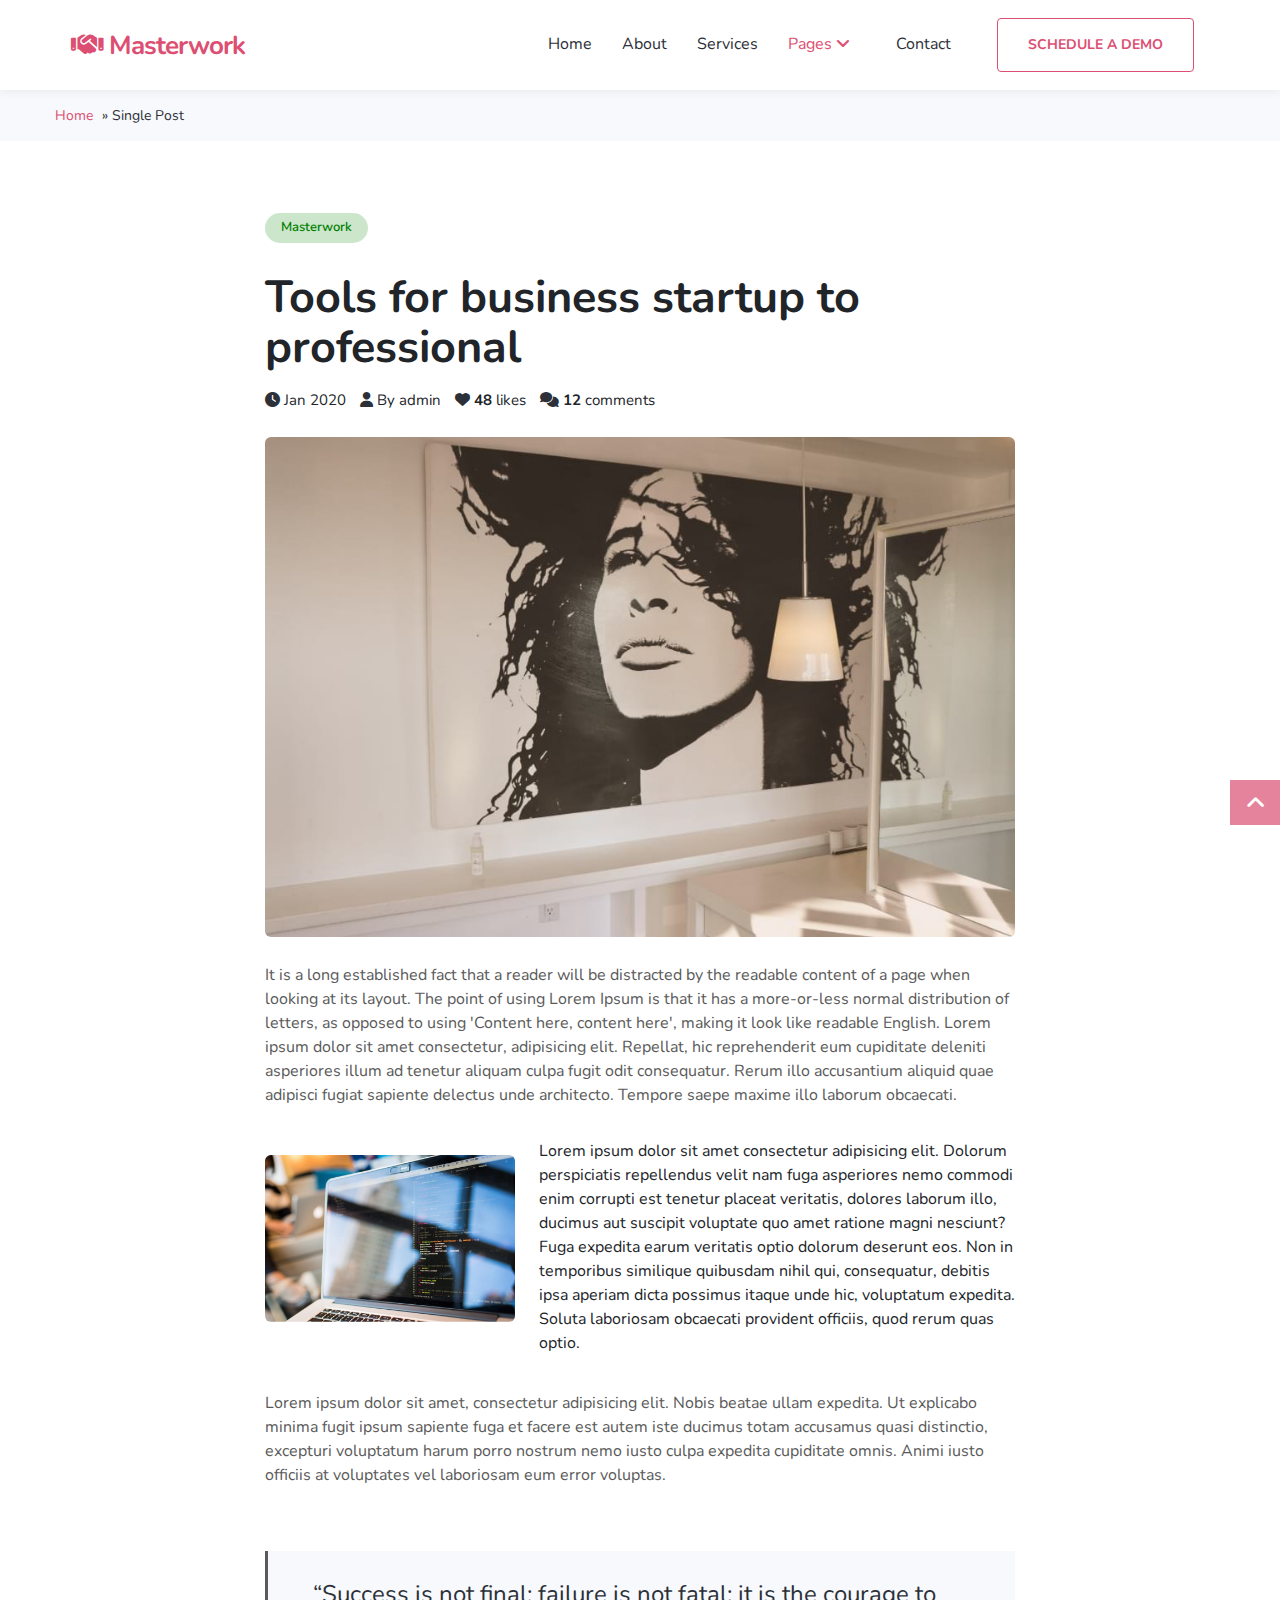
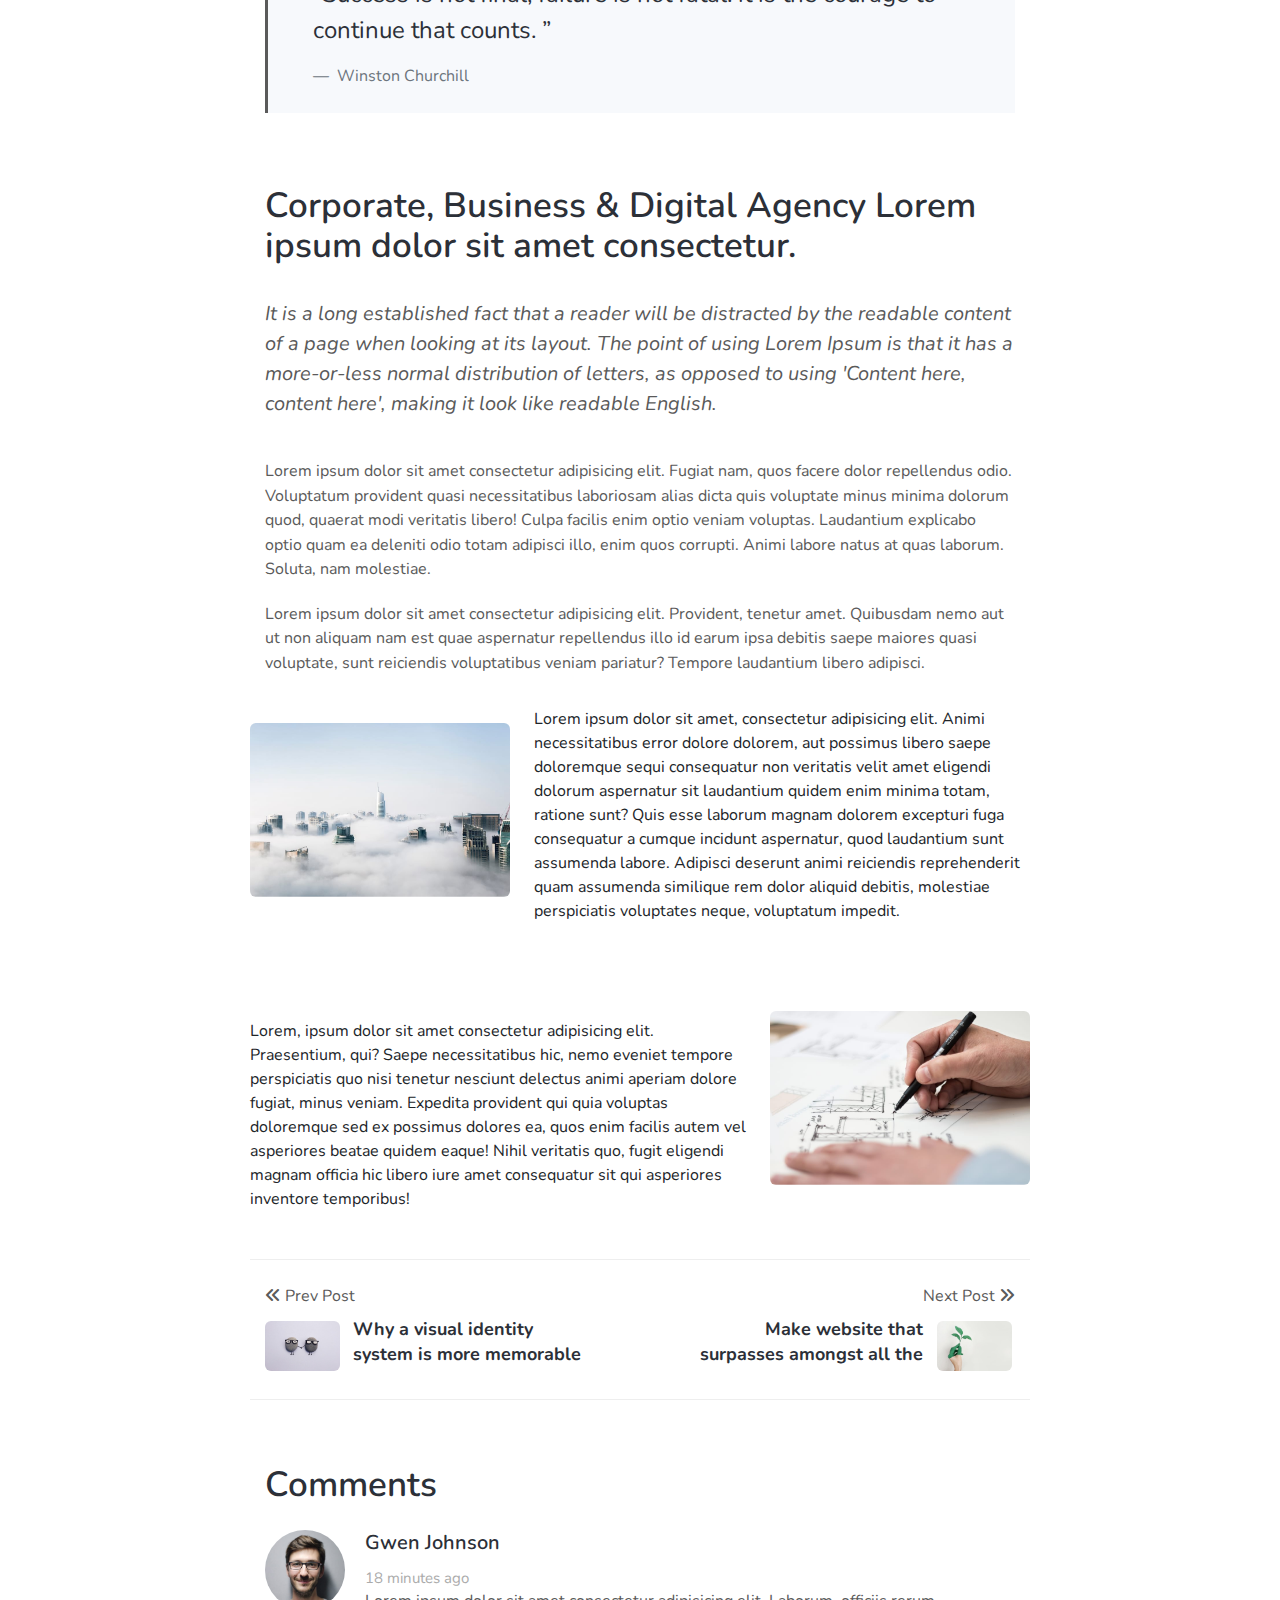
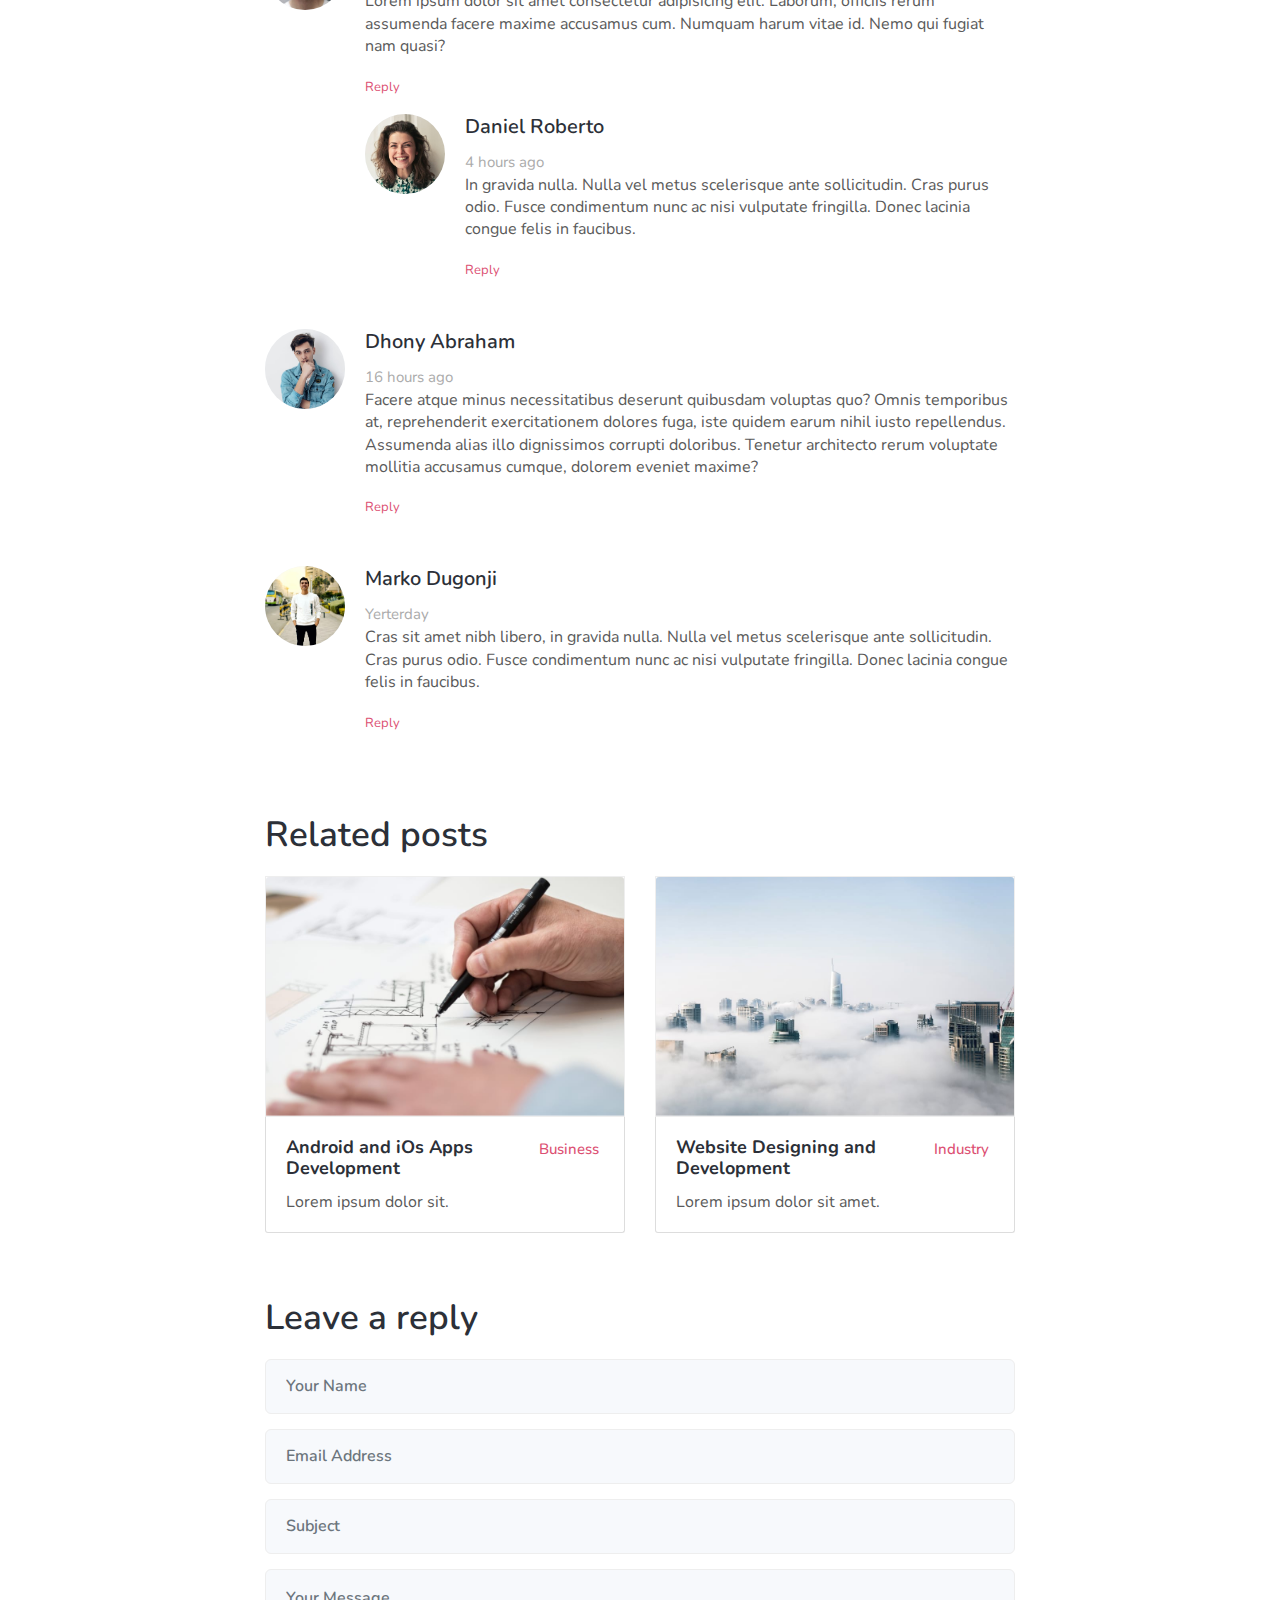
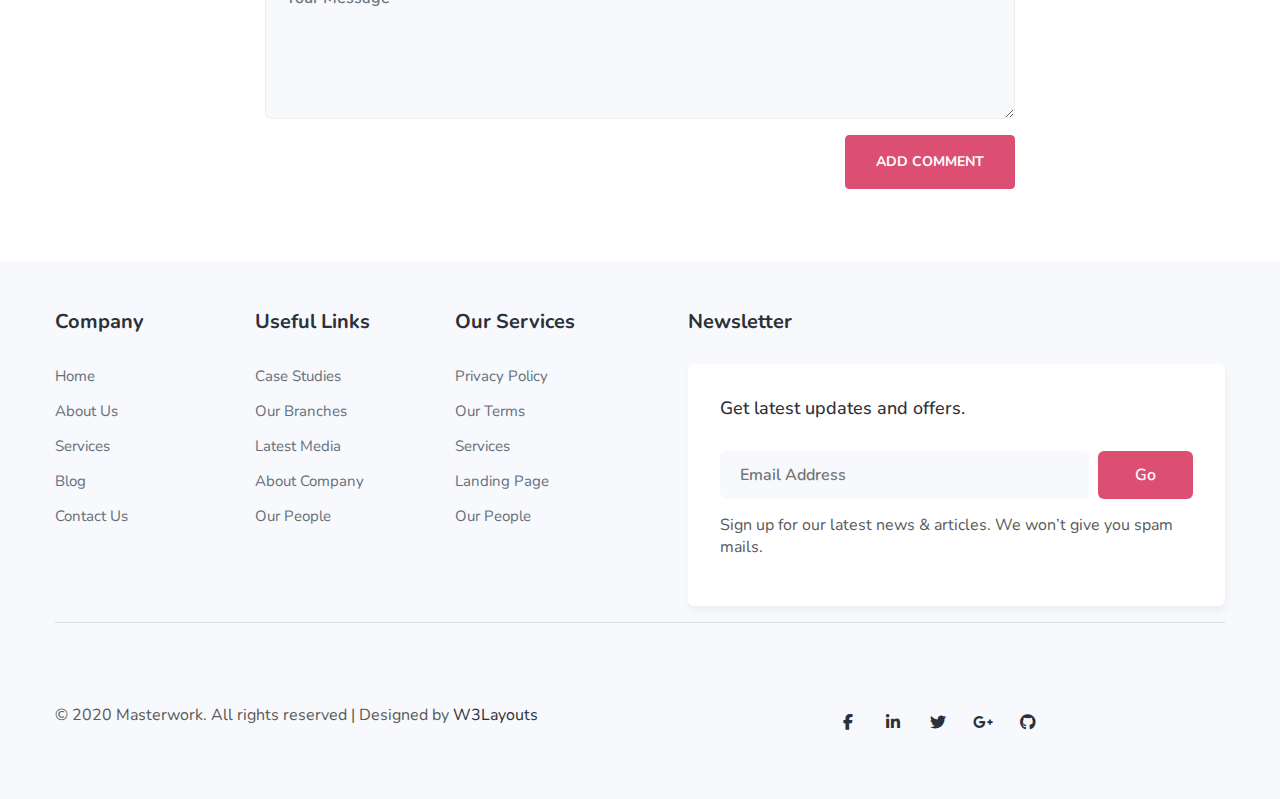
<file: blogsingle.html>
<!DOCTYPE html>
<html lang="en">
<head>
    <meta charset="UTF-8">
    <meta http-equiv="X-UA-Compatible" content="IE=edge">
    <meta name="viewport" content="width=device-width, initial-scale=1.0">
     <!-- FONT GOOGLE  -->
     <link
     href="//fonts.googleapis.com/css2?family=Nunito:wght@200;300;400;600;700;800;900&display=swap"
     rel="stylesheet"
   />
   <!-- FONT AWESOME  -->
   <link
     rel="stylesheet"
     href="https://cdnjs.cloudflare.com/ajax/libs/font-awesome/6.2.0/css/all.min.css"
   />
   <!-- CSS BOOTSTRAP  -->
   <link rel="stylesheet" href="https://cdn.jsdelivr.net/npm/bootstrap@4.0.0/dist/css/bootstrap.min.css" integrity="sha384-Gn5384xqQ1aoWXA+058RXPxPg6fy4IWvTNh0E263XmFcJlSAwiGgFAW/dAiS6JXm" crossorigin="anonymous">
    <title>Blog Single</title>
    <link rel="stylesheet" href="./css/blogsingle.css">
</head>
<body>
    <!-- HEADER -->
    <header id="site-header" class="fixed-top">
      <div class="container">
          <nav class="navbar navbar-expand-lg stroke">
              <a class="navbar-brand" href="./index.html">
                  <span class="fa fa-handshake"></span> Masterwork
              </a>
              <button class="navbar-toggler  collapsed bg-gradient" type="button" data-toggle="collapse" data-target="#navbarTogglerDemo02" aria-controls="navbarTogglerDemo02" aria-expanded="false" aria-label="Toggle navigation">
                  <span class="navbar-toggler-icon fa icon-expand fa-bars"></span>
                  <span class="navbar-toggler-icon fa icon-close fa-times"></span>
                  
              </button>
  
              <div class="collapse navbar-collapse" id="navbarTogglerDemo02">
                  <ul class="navbar-nav ml-auto text-center">
                      <li class="nav-item @@home-active">
                          <a class="nav-link" href="./index.html">Home <span class="sr-only">(current)</span></a>
                      </li>
                      <li class="nav-item @@about-active">
                          <a class="nav-link" href="./about.html">About</a>
                      </li>
                      <li class="nav-item @@services-active">
                          <a class="nav-link" href="./service.html">Services</a>
                      </li>
                      <li class="nav-item dropdown active">
                          <a class="nav-link dropdown-toggle" href="#" id="navbarDropdown" role="button" data-toggle="dropdown" aria-haspopup="true" aria-expanded="false">
                              Pages <span class="fa fa-angle-down"></span>
                          </a>
                          <div class="dropdown-menu" aria-labelledby="navbarDropdown">
                              <a class="dropdown-item @@blog-active" href="./blogposts.html">Blog posts</a>
                              <a class="dropdown-item " href="./blogsingle.html">Blog single</a>
                              <a class="dropdown-item" href="./landingpage.html">Landing page</a>
                          </div>
                      </li>
                      <li class="nav-item @@contact-active">
                          <a class="nav-link" href="./contact.html">Contact</a>
                      </li>
                      <li class="nav-item ml-lg-3 ml-0 mt-lg-0 mt-3">
                          <a class="btn btn-outline-primary theme-button" href="./contact.html">Schedule a Demo</a>
                      </li>
                  </ul>
              </div>
          </nav>
      </div>
  </header>
      <!-- BLOG SINGLE BREADCRUMBS -->
      <nav id="breadcrumbs" class="breadcrumbs">
        <div class="container page-wrapper">
          <a href="index.html">Home</a> » <span class="breadcrumb_last" aria-current="page">Single Post</span>
        </div>
      </nav>
      <div style="margin: 8px auto; display: block; text-align:center;">   
      </div>
      <!-- SECTION BLOG SINGLE -->
      <section class="w3l-blog-single" id="blog">
        <section class="w3l-blog-single1 py-5">
          <div class="container py-lg-3">
            <div class="d-grid-1">
              <div class="text">
                <label class="tag-label green">Masterwork</label>
                <h2 class="text-title">Tools for business startup to professional</h2>
                <ul class="blog-list">
                  <li>
                    <p><span class="fa fa-clock"></span> Jan 2020</p>
                  </li>
                  <li>
                    <p><span class="fa fa-user"></span> By admin</p>
                  </li>
                  <li>
                    <p><span class="fa fa-heart"></span> <strong>48</strong> likes</p>
                  </li>
                  <li>
                    <p><span class="fa fa-comments"></span> <strong>12</strong> comments</p>
                  </li>
                </ul>
              </div>
            </div>
            <div class="text-bg-image">
              <img src="./imgblogsingle/b6.jpg" alt="" class="img-fluid img-curve">
            </div>
            <div class="text-content-text">
              <div class="d-grid-2">
                <div class="text2">
                  <p class="text2-text mt-3">It is a long established fact that a reader will be distracted by the readable content of a page when looking at its
                    layout. The point of using Lorem Ipsum is that it has a more-or-less normal distribution of letters, as opposed to using 'Content here,
                    content here', making it look like readable English. Lorem ipsum dolor sit amet consectetur, adipisicing elit. Repellat, hic
                    reprehenderit
                    eum cupiditate deleniti asperiores illum ad tenetur aliquam culpa fugit odit consequatur. Rerum illo
                    accusantium aliquid quae adipisci fugiat sapiente delectus unde architecto. Tempore saepe maxime illo
                    laborum obcaecati.</p>
                    <div class="single-post-content-1 row mt-4 pt-2 no-gutters">
                      <div class="col-md-4">
                        <img src="./imgblogsingle/b1.jpg" class="img-fluid img-curve mt-3" alt="blog-post-image">
                      </div>
                      <div class="col-md-8">
                      <p class="mt-md-0 mt-4 ml-md-4 ml-0">Lorem ipsum dolor sit amet consectetur adipisicing elit. Dolorum perspiciatis repellendus velit nam fuga asperiores nemo commodi enim corrupti est tenetur placeat veritatis, dolores laborum illo, ducimus aut suscipit voluptate quo amet ratione magni nesciunt? Fuga expedita earum veritatis optio dolorum deserunt eos. Non in temporibus similique quibusdam nihil qui, consequatur, debitis ipsa aperiam dicta possimus itaque unde hic, voluptatum expedita. Soluta laboriosam obcaecati provident officiis, quod rerum quas optio. </p>
                      </div>
                    </div>
                  <p class="text2-text2">Lorem ipsum dolor sit amet, consectetur adipisicing elit. Nobis beatae ullam
                    expedita. Ut explicabo minima fugit ipsum sapiente fuga et facere est autem iste ducimus totam accusamus
                    quasi distinctio, excepturi voluptatum harum porro nostrum nemo iusto culpa expedita cupiditate omnis.
                    Animi iusto officiis at voluptates vel laboriosam eum error voluptas.</p>
                </div>
              </div>
            </div>
          </div>
        </section>
        <!-- TEXT STYLES 33 -->
        <section class="w3l-blog-single2">
          <div class="w3l-text-styles-33_sur">
            <div class="container">
              <div class="text-styles-top-33">
                <blockquote class="blockquote mb-5">
                  <q class="mb-3 d-block">Success is not final; failure is not fatal: it is the courage to continue that counts. </q>
                  <footer class="blockquote-footer"> Winston Churchill</footer>
                </blockquote>
              </div>
            </div>
          </div>
        </section>
        <!-- TEXT -->
        <section class="w3l-blog-single3">
          <div class="text-element-9">
            <div class="container">
              <div class="d-grid grid-text-9">
                <div class="right-text-9">
                  <h4 class="text-head-text-9"><a href="#text">Corporate, Business &amp; Digital Agency Lorem ipsum dolor sit amet consectetur.</a></h4>
                  <h5 class="sub-head-text-9">It is a long established fact that a reader will be distracted by the readable
                    content of a page when looking at its layout. The point of using Lorem Ipsum is that it has a more-or-less
                    normal distribution of letters, as opposed to using 'Content here, content here', making it look like
                    readable English.</h5>
                  <p class="sub-para">Lorem ipsum dolor sit amet consectetur adipisicing elit. Fugiat nam, quos facere dolor
                    repellendus odio. Voluptatum provident quasi necessitatibus laboriosam alias dicta quis voluptate minus
                    minima dolorum quod, quaerat modi veritatis libero! Culpa facilis enim optio veniam voluptas. Laudantium
                    explicabo optio quam ea deleniti odio totam adipisci illo, enim quos corrupti. Animi labore natus at quas
                    laborum. Soluta, nam molestiae.</p>
                  <p class="sub-para">Lorem ipsum dolor sit amet consectetur adipisicing elit. Provident, tenetur amet.
                    Quibusdam nemo aut ut non aliquam nam est quae aspernatur repellendus illo id earum ipsa debitis saepe
                    maiores quasi voluptate, sunt reiciendis voluptatibus veniam pariatur? Tempore laudantium libero adipisci.
                  </p>
                  <div class="single-post-content-1 row mt-4 pt-2 no-gutters">
                    <div class="col-md-4">
                      <img src="./imgblogsingle/b2.jpg" class="img-fluid img-curve mt-3" alt="blog-post-image">
                    </div>
                    <div class="col-md-8">
                    <p class="mt-md-0 mt-4 ml-md-4 ml-0">Lorem ipsum dolor sit amet, consectetur adipisicing elit. Animi necessitatibus error dolore dolorem, aut possimus libero saepe doloremque sequi consequatur non veritatis velit amet eligendi dolorum aspernatur sit laudantium quidem enim minima totam, ratione sunt? Quis esse laborum magnam dolorem excepturi fuga consequatur a cumque incidunt aspernatur, quod laudantium sunt assumenda labore. Adipisci deserunt animi reiciendis reprehenderit quam assumenda similique rem dolor aliquid debitis, molestiae perspiciatis voluptates neque, voluptatum impedit. </p>
                    </div>
                  </div>
                  <div class="single-post-content-1 row mt-5 pt-2 no-gutters">
                    <div class="col-md-8">
                      <p class="mb-md-0 mt-4 mb-4 mr-4">Lorem, ipsum dolor sit amet consectetur adipisicing elit. Praesentium, qui? Saepe necessitatibus hic, nemo eveniet tempore perspiciatis quo nisi tenetur nesciunt delectus animi aperiam dolore fugiat, minus veniam. Expedita provident qui quia voluptas doloremque sed ex possimus dolores ea, quos enim facilis autem vel asperiores beatae quidem eaque! Nihil veritatis quo, fugit eligendi magnam officia hic libero iure amet consequatur sit qui asperiores inventore temporibus!</p>
                    </div>
                    <div class="col-md-4">
                      <img src="./imgblogsingle/b3.jpg" class="img-fluid img-curve mt-3" alt="blog-post-image">
                    </div>
                  </div>
                  
                  <nav class="post-navigation row mt-5 py-4">
                    <div class="post-prev col-6 pr-sm-5">
                      <span class="nav-title">
                        <span class="fa fa-angle-double-left"></span> Prev Post </span>
                      <a href="#url" rel="prev" class="posts-view posts-view-left">
                        <img src="./imgblogsingle/b9.jpg" class="img-fluid postimg d-none d-md-block">
                        <label>Why a visual identity system is more memorable</label>
                      </a>
                    </div>
                    <div class="post-next col-6 pl-sm-5 text-right">
                      <span class="nav-title">
                        Next Post <span class="fa fa-angle-double-right"></span> </span>
                      <a href="#url" rel="next" class="posts-view posts-view-right">
                        <label>Make website that surpasses amongst all the</label>
                        <img src="./imgblogsingle/b5.jpg" class="img-fluid postimg d-none d-md-block">
                      </a>
                    </div>
                  </nav>
      
                </div>
              </div>
            </div>
          </div>
        </section>
        <!-- TEXT STYLES 30 -->
        <section class="w3l-blog-single4">
          <div class="text-styles-30_sur py-5">
            <div class="container py-lg-3">
              <div class="text-styles-top-30">
                <h3>Comments</h3>
                <div class="media mt-4">
                  <div class="img-circle">
                    <img src="./imgblogsingle/team1.jpg" class="mr-3" alt="...">
                  </div>
                  <div class="media-body">
                    <h5 class="mt-0">Gwen Johnson</h5>
                    <span class="time">18 minutes ago</span>
                    <p>Lorem ipsum dolor sit amet consectetur adipisicing elit. Laborum, officiis rerum assumenda facere maxime accusamus cum. Numquam harum vitae id. Nemo qui fugiat nam quasi?</p>
                    <a href="#reply-form" class="reply">Reply</a>
      
                    <div class="media mt-3">
                      <a class="" href="#">
                        <div class="img-circle img-circle-sm">
                          <img src="./imgblogsingle/team2.jpg" class="mr-3" alt="...">
                        </div>
                      </a>
                      <div class="media-body">
                        <h5 class="mt-0">Daniel Roberto</h5>
                        <span class="time">4 hours ago</span>
                        <p>In gravida nulla. Nulla vel metus scelerisque ante sollicitudin. Cras purus odio. Fusce condimentum nunc ac nisi vulputate
                          fringilla. Donec lacinia congue felis in faucibus.</p>
                        <a href="#reply-form" class="reply">Reply</a>
                      </div>
                    </div>
                  </div>
                </div>
      
      
                <div class="media mt-5">
                  <div class="img-circle">
                    <img src="./imgblogsingle/team3.jpg" class="mr-3" alt="...">
                  </div>
                  <div class="media-body">
                    <h5 class="mt-0">Dhony Abraham</h5>
                    <span class="time">16 hours ago</span>
                    <p>Facere atque minus necessitatibus deserunt quibusdam voluptas quo? Omnis temporibus at, reprehenderit exercitationem dolores fuga, iste quidem earum nihil iusto repellendus. Assumenda alias illo dignissimos corrupti doloribus. Tenetur architecto rerum voluptate mollitia accusamus cumque, dolorem eveniet maxime?</p>
                    <a href="#reply-form" class="reply">Reply</a>
                  </div>
                </div>
      
      
                <div class="media mt-5">
                  <div class="img-circle">
                    <img src="./imgblogsingle/team4.jpg" class="mr-3" alt="...">
                  </div>
                  <div class="media-body">
                    <h5 class="mt-0">Marko Dugonji</h5>
                    <span class="time">Yerterday</span>
                    <p>Cras sit amet nibh libero, in gravida nulla. Nulla vel metus scelerisque ante sollicitudin. Cras purus odio. Fusce condimentum nunc
                      ac
                      nisi vulputate fringilla. Donec lacinia congue felis in faucibus.</p>
                    <a href="#reply-form" class="reply">Reply</a>
                  </div>
                </div>
              </div>
            </div>
          </div>
        </section>
        <!-- RELATED POST -->
        <section class="w3l-blog-single5">
          <div class="grid-main py-3">
            <div class="container">
              <div class="horizontal-align">
                <div class="grids-titles">
                  <h3 class="grids-title">Related posts</h3>
                </div>
                <div class="row">
                  <div class="col-sm-6">
                    <div class="grid-column">
                      <div class="card card-style">
                        <a href="#url"><img class="card-img-top" src="./imgblogsingle/b3.jpg" alt="Card image"></a>
                      </div>
                      <div class="card-body">
                        <div class="card-grid">
                          <div class="card-grid-column1">
                            <a href="#url">
                              <h4 class="card-title">Android and iOs Apps Development</h4>
                            </a>
                            <p class="card-text">Lorem ipsum dolor sit.</p>
                          </div>
                          <div class="card-grid-column2">
                            <p class="image-caption">Business</p>
                          </div>
                        </div>
                      </div>
                    </div>
                  </div>
                  <div class="col-sm-6 mt-sm-0 mt-5">
                    <div class="grid-column">
                      <div class="card card-style">
                        <a href="#url"><img class="card-img-top" src="./imgblogsingle/b2.jpg" alt="Card image"></a>
                      </div>
                      <div class="card-body">
                        <div class="card-grid">
                          <div class="card-grid-column1">
                            <a href="#url">
                              <h4 class="card-title">Website Designing and Development</h4>
                            </a>
                            <p class="card-text">Lorem ipsum dolor sit amet.</p>
                          </div>
                          <div class="card-grid-column2">
                            <p class="image-caption">Industry</p>
                          </div>
                        </div>
                      </div>
                    </div>
                  </div>
                </div>
              </div>
            </div>
        </div></section>
      
        <!-- FORM 29 BLOCK -->
        <section class="w3l-blog-single6" id="reply-form">
          <div class="form-29 py-5">
            <div class="container pb-lg-3">
              <div class="form-main-cont-29">
                <div class="content-29-form align-center">
                  <h3 class="title-cont-foem29">Leave a reply</h3>
                  <form action="#" method="post" class="w3l-forms-29-form">
                    <div class="">
                      <input type="text" class="form-control" name="name" placeholder="Your Name">
                    </div>
                    <div class="">
                      <input type="email" class="form-control" name="email" placeholder="Email Address">
                    </div>
                    <div class="">
                      <input type="text" class="form-control" name="subject" placeholder="Subject">
                    </div>
                    <div>
                      <textarea class="contact-textarea form-control" placeholder="Your Message"></textarea>
                    </div>
                    <div class="text-right mt-3">
                      <button type="submit" class="btn btn-primary theme-button">Add Comment</button>
                </div></form>
              </div>
            </div>
          </div>
        </div></section>
      </section>
      <div style="margin: 8px auto; display: block; text-align:center;">
      </div>
    <!-- FOOTER -->
<footer>
  <section class="w3l-footer">
    <div class="w3l-footer-16-main py-5">
      <div class="container">
        <div class="row">
          <div class="col-lg-6 column">
            <div class="row">
              <div class="col-md-4 column">
                <h3>Company</h3>
                <ul class="footer-gd-16">
                  <li><a href="#">Home</a></li>
                  <li><a href="#">About Us</a></li>
                  <li><a href="#">Services</a></li>
                  <li><a href="#">Blog</a></li>
                  <li><a href="#">Contact Us</a></li>
                </ul>
              </div>
              <div class="col-md-4 column mt-md-0 mt-4">
                <h3>Useful Links</h3>
                <ul class="footer-gd-16">
                  <li><a href="#url">Case Studies</a></li>
                  <li><a href="#url">Our Branches</a></li>
                  <li><a href="#url">Latest Media</a></li>
                  <li><a href="#">About Company</a></li>
                  <li><a href="#url">Our People</a></li>
                </ul>
              </div>
              <div class="col-md-4 column mt-md-0 mt-4">
                <h3>Our Services</h3>
                <ul class="footer-gd-16">
                  <li><a href="#url">Privacy Policy</a></li>
                  <li><a href="#url">Our Terms</a></li>
                  <li><a href="#">Services</a></li>
                  <li><a href="#">Landing Page</a></li>
                  <li><a href="#url">Our People</a></li>
                </ul>
              </div>
            </div>
          </div>
          <div class="col-lg-6 col-md-12 column pl-lg-5 column4 mt-lg-0 mt-5">
            <h3>Newsletter </h3>
            <div class="end-column">
              <h4>Get latest updates and offers.</h4>
              <form action="#" class="subscribe" method="post">
                <input type="email" name="email" placeholder="Email Address" required="">
                <button type="submit">Go</button>
              </form>
              <p>Sign up for our latest news &amp; articles. We won’t give you spam mails.</p>
            </div>
          </div>
        </div>
        <hr>
        <div class="row d-flex below-section justify-content-between align-items-center pt-4 mt-5">
          <div class="columns text-lg-left text-center col-12 col-lg-6 col-sm-12">
            <p>© 2020 Masterwork. All rights reserved | Designed by <a href="https://w3layouts.com/">W3Layouts</a>
            </p>
          </div>
          <div class="columns-2 mt-lg-0 text-center col-12 col-lg-6 col-sm-12">
            <ul class="social">
              <li><a href="#"><span class="fa-brands fa-facebook-f" aria-hidden="true"></span></a>
              </li>
              <li><a href="#"><span class="fa-brands fa-linkedin-in" aria-hidden="true"></span></a>
              </li>
              <li><a href="#"><span class="fa-brands fa-twitter" aria-hidden="true"></span></a>
              </li>
              <li><a href="#"><span class="fa-brands fa-google-plus-g" aria-hidden="true"></span></a>
              </li>
              <li><a href="#"><span class="fa-brands fa-github" aria-hidden="true"></span></a>
              </li>
            </ul>
          </div>
        </div>
      </div>
    </div>

    <!-- move top -->
    <button onclick="topFunction()" id="movetop" title="Go to top" style="display: block;">
      <span class="fa fa-angle-up"></span>
    </button>
    <script>
    
      window.onscroll = function () {
        scrollFunction()
      };

      function scrollFunction() {
        if (document.body.scrollTop > 20 || document.documentElement.scrollTop > 20) {
          document.getElementById("movetop").style.display = "block";
        } else {
          document.getElementById("movetop").style.display = "none";
        }
      }

      
      function topFunction() {
        document.body.scrollTop = 0;
        document.documentElement.scrollTop = 0;
      }
    </script>
    <!-- //move top -->
    <script>
      $(function () {
        $('.navbar-toggler').click(function () {
          $('body').toggleClass('noscroll');
        })
      });
    </script>
  </section>
</footer>
    


     <!-- JS BOOTSTRAP  -->
     <script src="https://code.jquery.com/jquery-3.2.1.slim.min.js" integrity="sha384-KJ3o2DKtIkvYIK3UENzmM7KCkRr/rE9/Qpg6aAZGJwFDMVNA/GpGFF93hXpG5KkN" crossorigin="anonymous"></script>
     <script src="https://cdn.jsdelivr.net/npm/popper.js@1.12.9/dist/umd/popper.min.js" integrity="sha384-ApNbgh9B+Y1QKtv3Rn7W3mgPxhU9K/ScQsAP7hUibX39j7fakFPskvXusvfa0b4Q" crossorigin="anonymous"></script>
     <script src="https://cdn.jsdelivr.net/npm/bootstrap@4.0.0/dist/js/bootstrap.min.js" integrity="sha384-JZR6Spejh4U02d8jOt6vLEHfe/JQGiRRSQQxSfFWpi1MquVdAyjUar5+76PVCmYl" crossorigin="anonymous"></script>
</body>
</html>
</file>
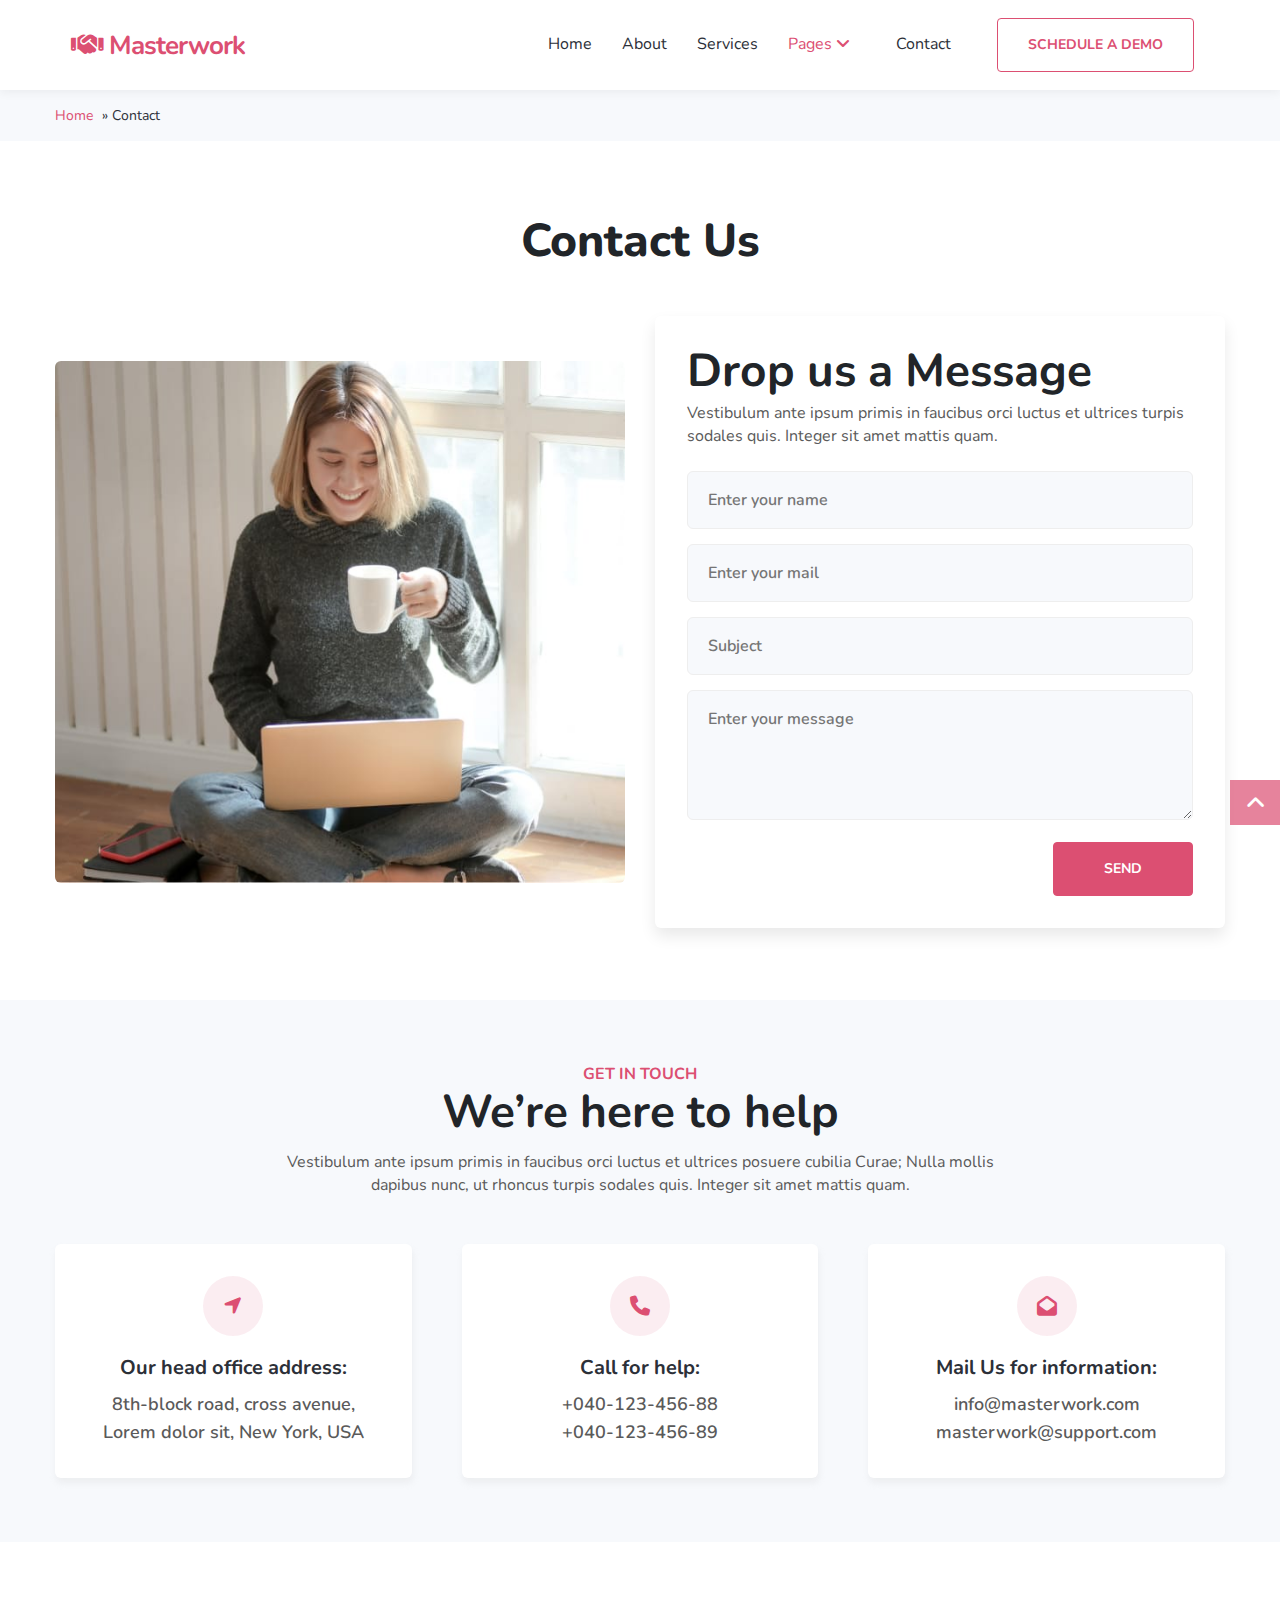
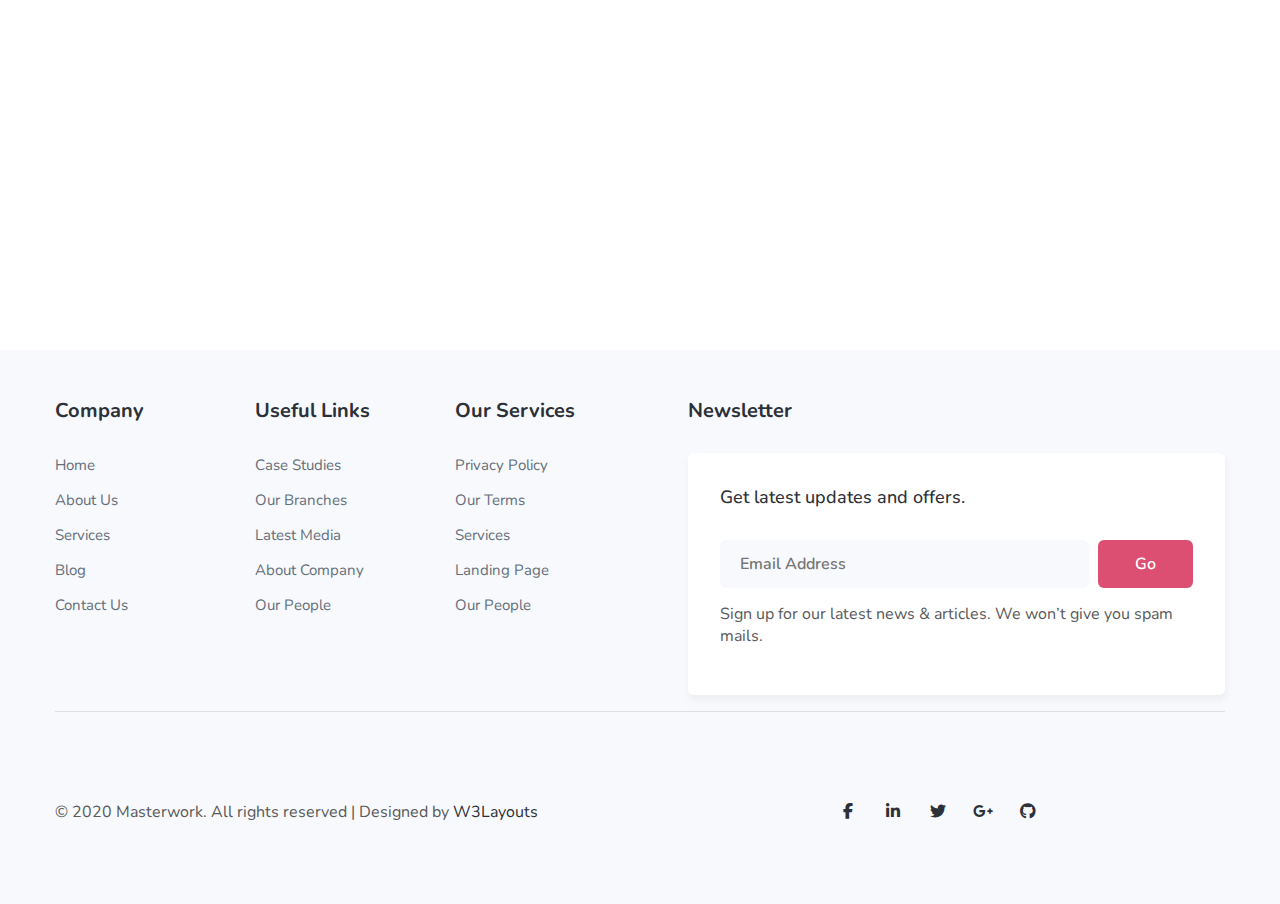
<file: contact.html>
<!DOCTYPE html>
<html lang="en">
  <head>
    <title>Contact</title>
    <!-- Required meta tags -->
    <meta charset="utf-8" />
    <meta
      name="viewport"
      content="width=device-width, initial-scale=1, shrink-to-fit=no"
    />
    <!-- FONT GOOGLE  -->
    <link
      href="//fonts.googleapis.com/css2?family=Nunito:wght@200;300;400;600;700;800;900&display=swap"
      rel="stylesheet"
    />
    <!-- FONT AWESOME  -->
    <link
      rel="stylesheet"
      href="https://cdnjs.cloudflare.com/ajax/libs/font-awesome/6.2.0/css/all.min.css"
    />
    <!-- Bootstrap CSS -->
    <link
      rel="stylesheet"
      href="https://stackpath.bootstrapcdn.com/bootstrap/4.3.1/css/bootstrap.min.css"
      integrity="sha384-ggOyR0iXCbMQv3Xipma34MD+dH/1fQ784/j6cY/iJTQUOhcWr7x9JvoRxT2MZw1T"
      crossorigin="anonymous"
    />
    <!-- CSS  -->
    <link rel="stylesheet" href="./css/contact.css" />
  </head>
  <body>
    <!-- HEADER -->
    <header id="site-header" class="fixed-top">
      <div class="container">
        <nav class="navbar navbar-expand-lg stroke">
          <a class="navbar-brand" href="./index.html">
            <span class="fa fa-handshake"></span> Masterwork
          </a>
          <button
            class="navbar-toggler collapsed bg-gradient"
            type="button"
            data-toggle="collapse"
            data-target="#navbarTogglerDemo02"
            aria-controls="navbarTogglerDemo02"
            aria-expanded="false"
            aria-label="Toggle navigation"
          >
            <span class="navbar-toggler-icon fa icon-expand fa-bars"></span>
            <span class="navbar-toggler-icon fa icon-close fa-times"></span>
          </button>

          <div class="collapse navbar-collapse" id="navbarTogglerDemo02">
            <ul class="navbar-nav ml-auto text-center">
              <li class="nav-item @@home-active">
                <a class="nav-link" href="./index.html"
                  >Home <span class="sr-only">(current)</span></a
                >
              </li>
              <li class="nav-item @@about-active">
                <a class="nav-link" href="./about.html">About</a>
              </li>
              <li class="nav-item @@services-active">
                <a class="nav-link" href="./service.html">Services</a>
              </li>
              <li class="nav-item dropdown active">
                <a
                  class="nav-link dropdown-toggle"
                  href="#"
                  id="navbarDropdown"
                  role="button"
                  data-toggle="dropdown"
                  aria-haspopup="true"
                  aria-expanded="false"
                >
                  Pages <span class="fa fa-angle-down"></span>
                </a>
                <div class="dropdown-menu" aria-labelledby="navbarDropdown">
                  <a class="dropdown-item @@blog-active" href="./blogposts.html"
                    >Blog posts</a
                  >
                  <a class="dropdown-item" href="./blogsingle.html"
                    >Blog single</a
                  >
                  <a class="dropdown-item" href="./landingpage.html">Landing page</a>
                </div>
              </li>
              <li class="nav-item @@contact-active">
                <a class="nav-link" href="./contact.html">Contact</a>
              </li>
              <li class="nav-item ml-lg-3 ml-0 mt-lg-0 mt-3">
                <a class="btn btn-outline-primary theme-button" href="./contact.html"
                  >Schedule a Demo</a
                >
              </li>
            </ul>
          </div>
        </nav>
      </div>
    </header>
    <!-- BLOG SINGLE BREADCRUMBS -->
    <nav id="breadcrumbs" class="breadcrumbs">
      <div class="container page-wrapper">
        <a href="index.html">Home</a> »
        <span class="breadcrumb_last" aria-current="page">Contact</span>
      </div>
    </nav>
    <!-- CONTACT FORM  -->
    <section class="w3l-contact" id="contact">
      <div style="margin: 8px auto; display: block; text-align: center">
      </div>
      <div class="container py-5">
        <div class="contacts12-main py-md-3">
          <div class="header-section mb-5 text-center">
            <h2>Contact Us</h2>
          </div>
          <div class="row align-items-center">
            <div class="col-lg-6 text-center">
              <img
                src="./imgcontact/contact.jpg"
                class="img-curve img-fluid"
                alt=""
              />
            </div>
            <div class="col-lg-6 position-relative">
              <div class="contact-form">
                <div class="header-section mb-4 text-left">
                  <h3>Drop us a Message</h3>
                  <p class="mt-2 mb-3">
                    Vestibulum ante ipsum primis in faucibus orci luctus et
                    ultrices turpis sodales quis. Integer sit amet mattis quam.
                  </p>
                </div>
                <form
                  action="https://sendmail.w3layouts.com/submitForm"
                  method="post"
                  class=""
                >
                  <div class="main-input">
                    <input
                      type="text"
                      name="w3lName"
                      placeholder="Enter your name"
                      class="contact-input"
                      required=""
                    />
                    <input
                      type="email"
                      name="w3lSender"
                      placeholder="Enter your mail"
                      class="contact-input"
                      required=""
                    />
                    <input
                      type="email"
                      name="w3lSubject"
                      placeholder="Subject"
                      class="contact-input"
                    />
                    <textarea
                      class="contact-textarea contact-input"
                      name="w3lMessage"
                      placeholder="Enter your message"
                      required=""
                    ></textarea>
                  </div>
                  <div class="text-right">
                    <button class="btn-primary btn theme-button">Send</button>
                  </div>
                </form>
              </div>
            </div>
          </div>
        </div>
      </div>
      <div style="margin: 8px auto; display: block; text-align: center">
      </div>
      <div class="contant11-top-bg py-5">
        <div class="container py-lg-3">
          <div class="header-section text-center mb-5 mx-auto">
            <h6 class="sub-title">Get in touch</h6>
            <h3>We’re here to help</h3>
            <p class="my-3">
              Vestibulum ante ipsum primis in faucibus orci luctus et ultrices
              posuere cubilia Curae; Nulla mollis dapibus nunc, ut rhoncus
              turpis sodales quis. Integer sit amet mattis quam.
            </p>
          </div>
          <div class="d-grid contact section-gap">
            <div class="contact-info-left d-grid">
              <div class="contact-info">
                <div class="icon">
                  <span class="fa fa-location-arrow" aria-hidden="true"></span>
                </div>
                <div class="contact-details">
                  <h4>Our head office address:</h4>
                  <p>
                    8th-block road, cross avenue, Lorem dolor sit, New York, USA
                  </p>
                </div>
              </div>
              <div class="contact-info">
                <div class="icon">
                  <span class="fa fa-phone" aria-hidden="true"></span>
                </div>
                <div class="contact-details">
                  <h4>Call for help:</h4>
                  <p><a href="tel:+040-123-456-88">+040-123-456-88</a></p>
                  <p><a href="tel:+040-123-456-89">+040-123-456-89</a></p>
                </div>
              </div>
              <div class="contact-info">
                <div class="icon">
                  <span class="fa fa-envelope-open" aria-hidden="true"></span>
                </div>
                <div class="contact-details">
                  <h4>Mail Us for information:</h4>
                  <p>
                    <a href="mailto:info@masterwork.com" class="email"
                      >info@masterwork.com</a
                    >
                  </p>
                  <p>
                    <a href="mailto:masterwork@support.com" class="email"
                      >masterwork@support.com</a
                    >
                  </p>
                </div>
              </div>
            </div>
          </div>
        </div>
      </div>
      <div style="margin: 8px auto; display: block; text-align: center">
      </div>
      <div class="map">
        <iframe
          src="https://www.google.com/maps/embed?pb=!1m18!1m12!1m3!1d3001161.424489281!2d-78.01909140705047!3d42.72866436845163!2m3!1f0!2f0!3f0!3m2!1i1024!2i768!4f13.1!3m3!1m2!1s0x4ccc4bf0f123a5a9%3A0xddcfc6c1de189567!2sNew%20York%2C%20USA!5e0!3m2!1sen!2sin!4v1570786994395!5m2!1sen!2sin"
          frameborder="0"
          allowfullscreen=""
        ></iframe>
      </div>
    </section>
    <!-- FOOTER -->
    <footer>
      <section class="w3l-footer">
        <div class="w3l-footer-16-main py-5">
          <div class="container">
            <div class="row">
              <div class="col-lg-6 column">
                <div class="row">
                  <div class="col-md-4 column">
                    <h3>Company</h3>
                    <ul class="footer-gd-16">
                      <li><a href="#">Home</a></li>
                      <li><a href="#">About Us</a></li>
                      <li><a href="#">Services</a></li>
                      <li><a href="#">Blog</a></li>
                      <li><a href="#">Contact Us</a></li>
                    </ul>
                  </div>
                  <div class="col-md-4 column mt-md-0 mt-4">
                    <h3>Useful Links</h3>
                    <ul class="footer-gd-16">
                      <li><a href="#url">Case Studies</a></li>
                      <li><a href="#url">Our Branches</a></li>
                      <li><a href="#url">Latest Media</a></li>
                      <li><a href="#">About Company</a></li>
                      <li><a href="#url">Our People</a></li>
                    </ul>
                  </div>
                  <div class="col-md-4 column mt-md-0 mt-4">
                    <h3>Our Services</h3>
                    <ul class="footer-gd-16">
                      <li><a href="#url">Privacy Policy</a></li>
                      <li><a href="#url">Our Terms</a></li>
                      <li><a href="#">Services</a></li>
                      <li><a href="#">Landing Page</a></li>
                      <li><a href="#url">Our People</a></li>
                    </ul>
                  </div>
                </div>
              </div>
              <div
                class="col-lg-6 col-md-12 column pl-lg-5 column4 mt-lg-0 mt-5"
              >
                <h3>Newsletter</h3>
                <div class="end-column">
                  <h4>Get latest updates and offers.</h4>
                  <form action="#" class="subscribe" method="post">
                    <input
                      type="email"
                      name="email"
                      placeholder="Email Address"
                      required=""
                    />
                    <button type="submit">Go</button>
                  </form>
                  <p>
                    Sign up for our latest news &amp; articles. We won’t give
                    you spam mails.
                  </p>
                </div>
              </div>
            </div>
            <hr>
            <div
              class="row d-flex below-section justify-content-between align-items-center pt-4 mt-5"
            >
              <div class="columns text-lg-left text-center col-12 col-lg-6 col-sm-12">
                <p>
                  © 2020 Masterwork. All rights reserved | Designed by
                  <a href="https://w3layouts.com/">W3Layouts</a>
                </p>
              </div>
              <div class="columns-2 mt-lg-0 text-center col-12 col-lg-6 col-sm-12">
                <ul class="social">
                  <li>
                    <a href="#"
                      ><span
                        class="fa-brands fa-facebook-f"
                        aria-hidden="true"
                      ></span
                    ></a>
                  </li>
                  <li>
                    <a href="#"
                      ><span
                        class="fa-brands fa-linkedin-in"
                        aria-hidden="true"
                      ></span
                    ></a>
                  </li>
                  <li>
                    <a href="#"
                      ><span
                        class="fa-brands fa-twitter"
                        aria-hidden="true"
                      ></span
                    ></a>
                  </li>
                  <li>
                    <a href="#"
                      ><span
                        class="fa-brands fa-google-plus-g"
                        aria-hidden="true"
                      ></span
                    ></a>
                  </li>
                  <li>
                    <a href="#"
                      ><span
                        class="fa-brands fa-github"
                        aria-hidden="true"
                      ></span
                    ></a>
                  </li>
                </ul>
              </div>
            </div>
          </div>
        </div>

        <!-- move top -->
        <button
          onclick="topFunction()"
          id="movetop"
          title="Go to top"
          style="display: block"
        >
          <span class="fa fa-angle-up"></span>
        </button>
        <script>
          window.onscroll = function () {
            scrollFunction();
          };

          function scrollFunction() {
            if (
              document.body.scrollTop > 20 ||
              document.documentElement.scrollTop > 20
            ) {
              document.getElementById("movetop").style.display = "block";
            } else {
              document.getElementById("movetop").style.display = "none";
            }
          }

          function topFunction() {
            document.body.scrollTop = 0;
            document.documentElement.scrollTop = 0;
          }
        </script>
        <!-- //move top -->
        <script>
          $(function () {
            $(".navbar-toggler").click(function () {
              $("body").toggleClass("noscroll");
            });
          });
        </script>
      </section>
    </footer>

    <!-- Optional JavaScript -->
    <!-- jQuery first, then Popper.js, then Bootstrap JS -->
    <script
      src="https://code.jquery.com/jquery-3.3.1.slim.min.js"
      integrity="sha384-q8i/X+965DzO0rT7abK41JStQIAqVgRVzpbzo5smXKp4YfRvH+8abtTE1Pi6jizo"
      crossorigin="anonymous"
    ></script>
    <script
      src="https://cdnjs.cloudflare.com/ajax/libs/popper.js/1.14.7/umd/popper.min.js"
      integrity="sha384-UO2eT0CpHqdSJQ6hJty5KVphtPhzWj9WO1clHTMGa3JDZwrnQq4sF86dIHNDz0W1"
      crossorigin="anonymous"
    ></script>
    <script
      src="https://stackpath.bootstrapcdn.com/bootstrap/4.3.1/js/bootstrap.min.js"
      integrity="sha384-JjSmVgyd0p3pXB1rRibZUAYoIIy6OrQ6VrjIEaFf/nJGzIxFDsf4x0xIM+B07jRM"
      crossorigin="anonymous"
    ></script>
  </body>
</html>
</file>
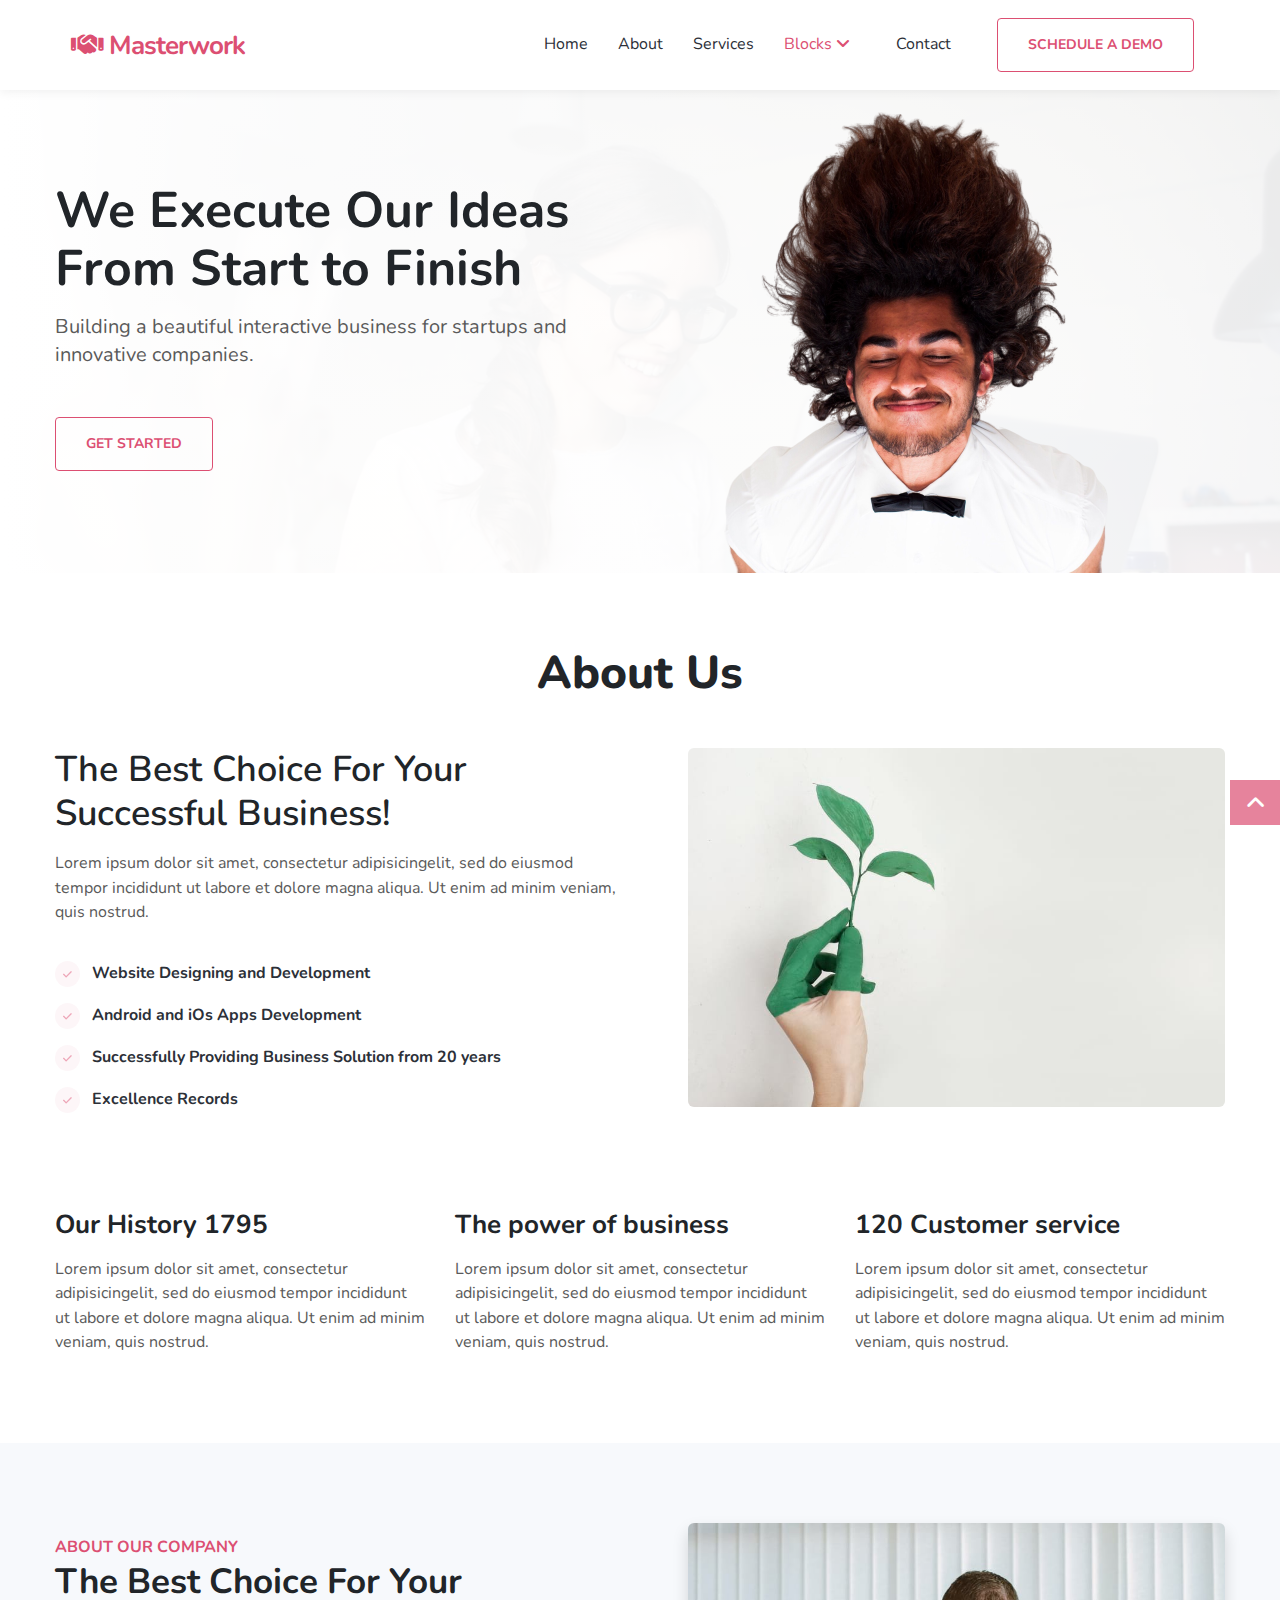
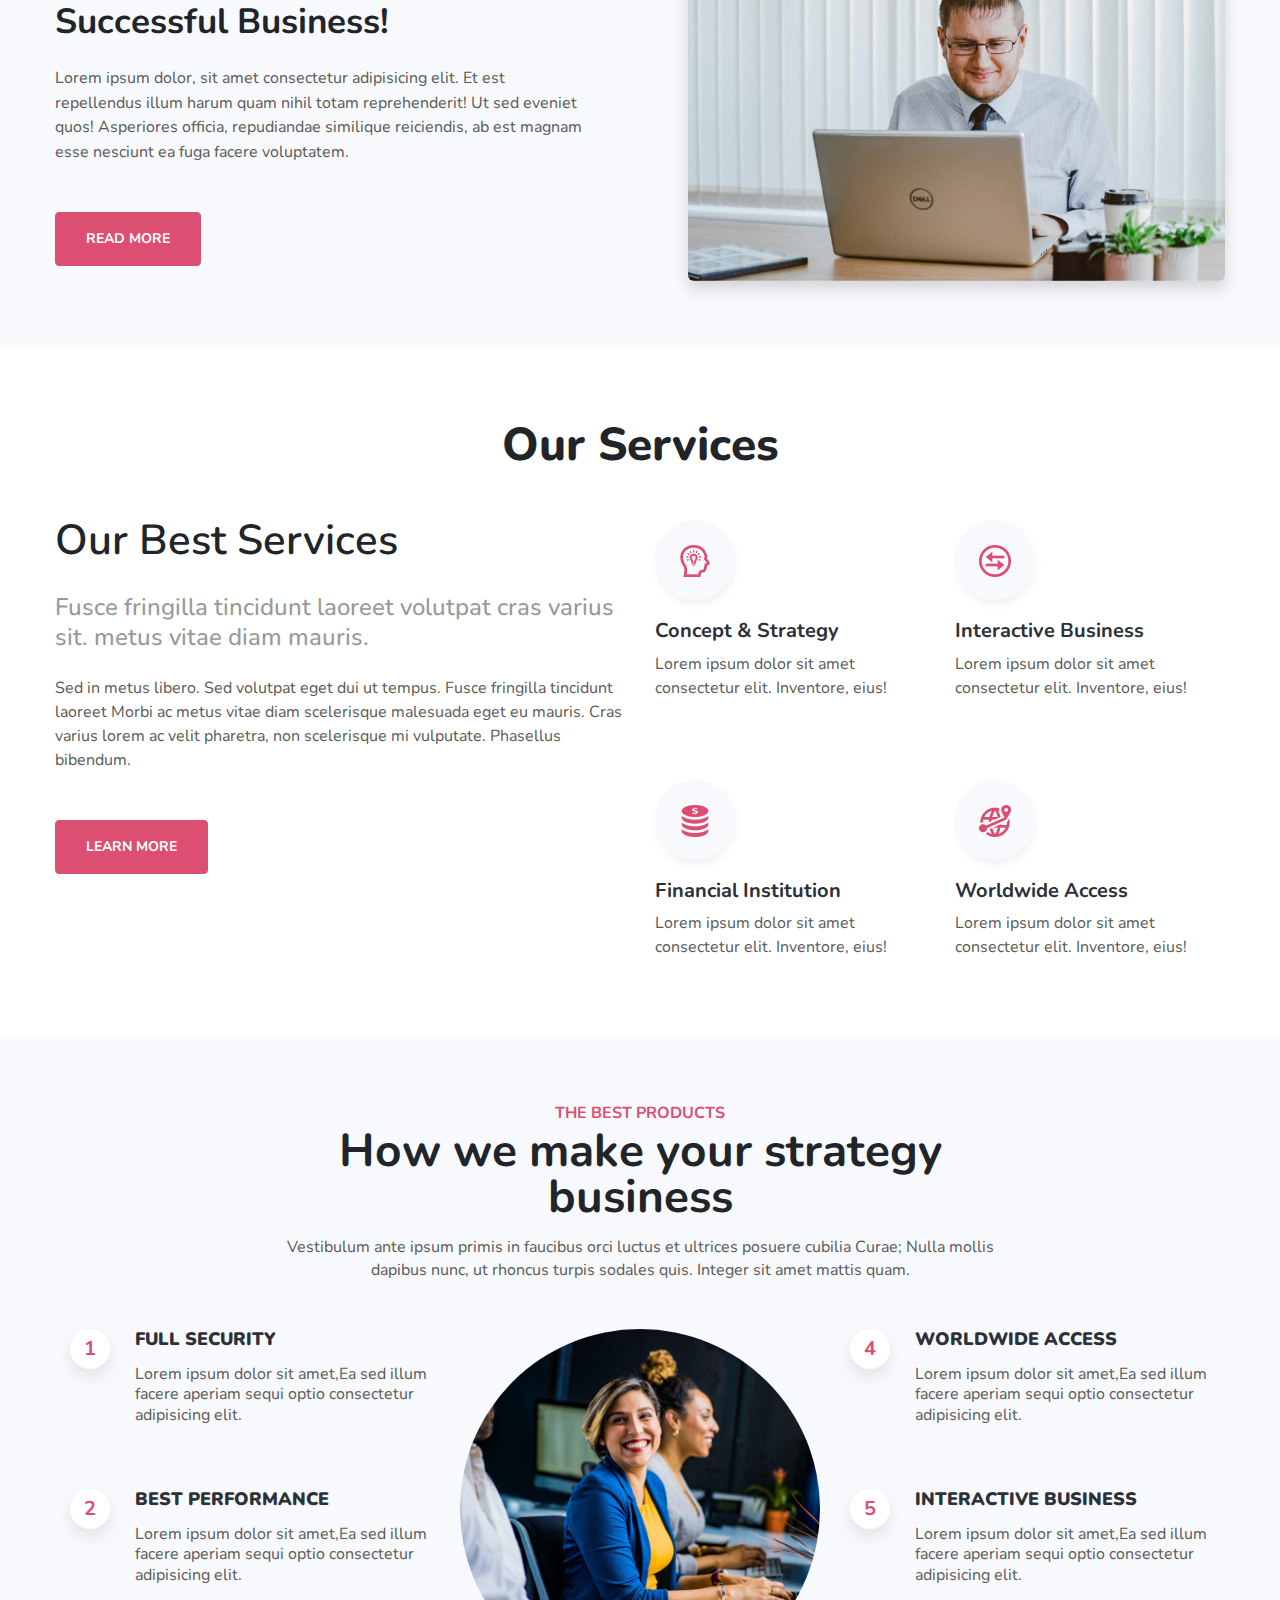
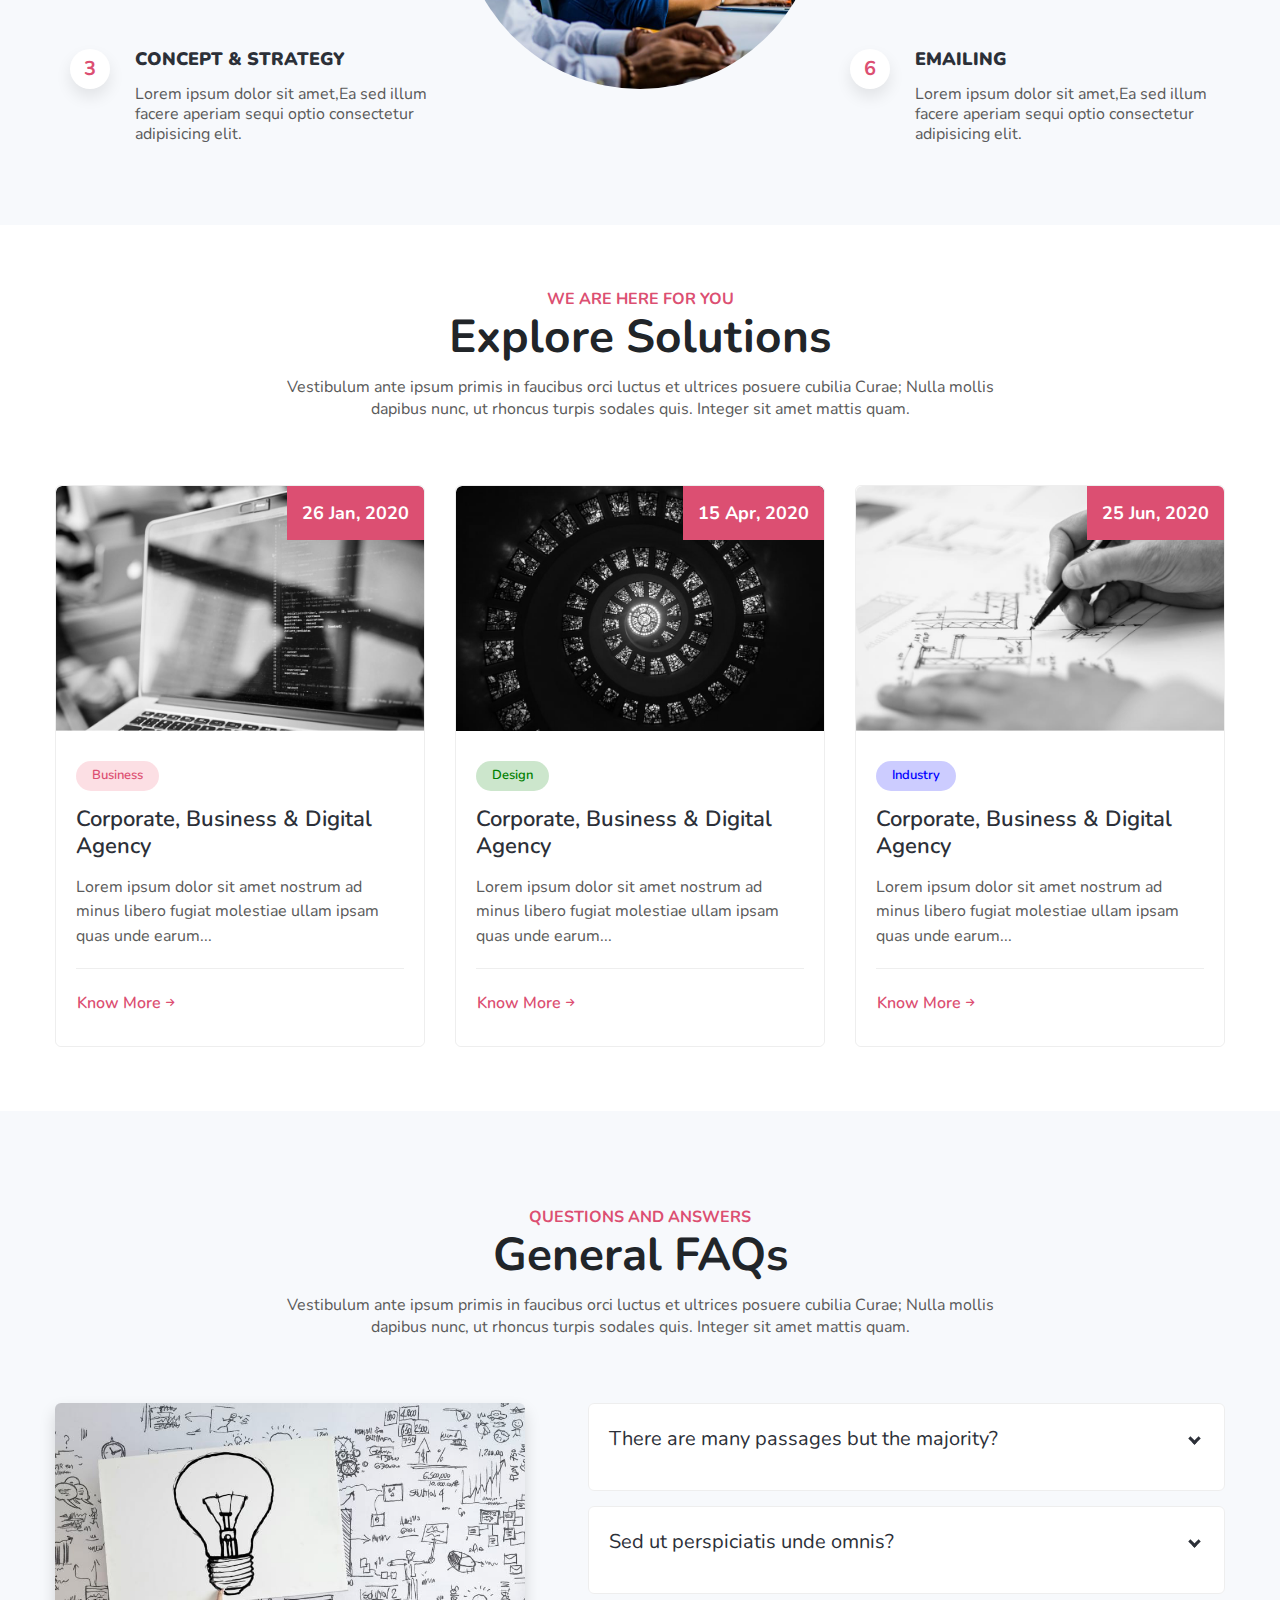
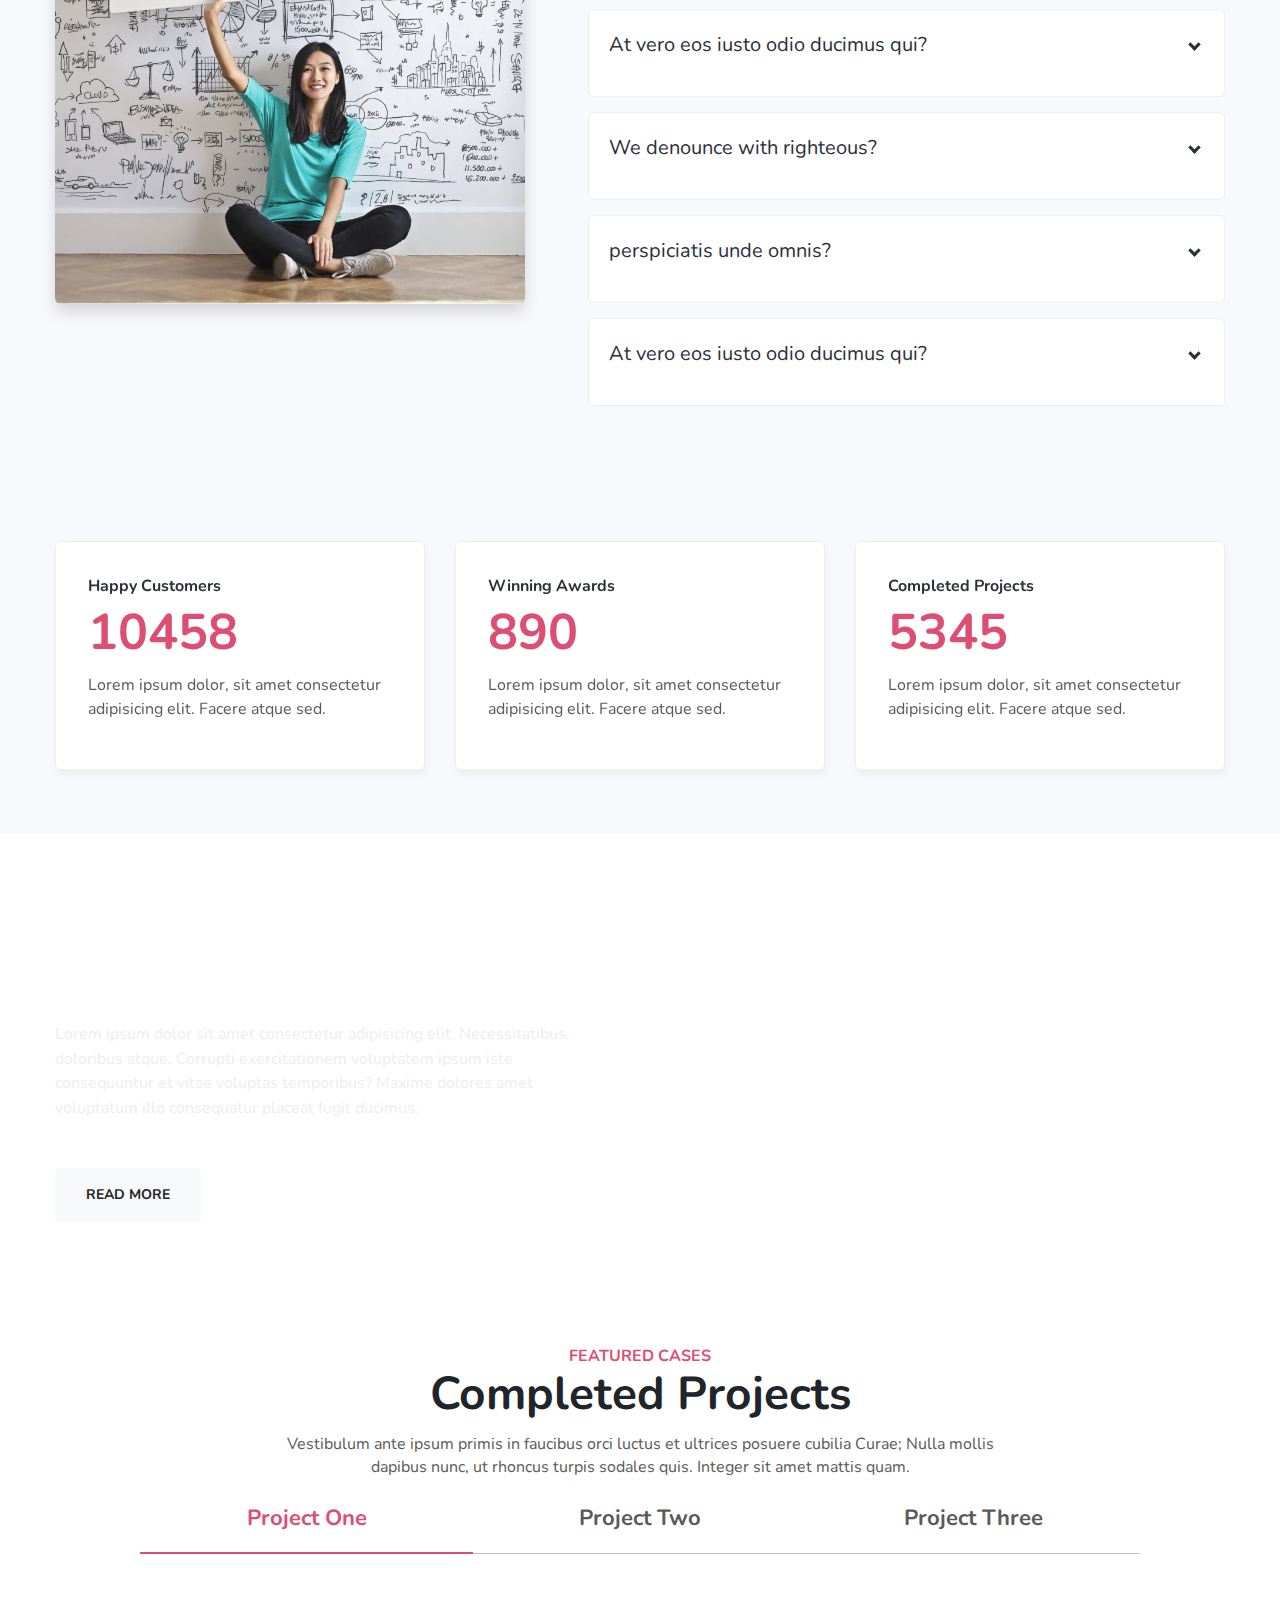
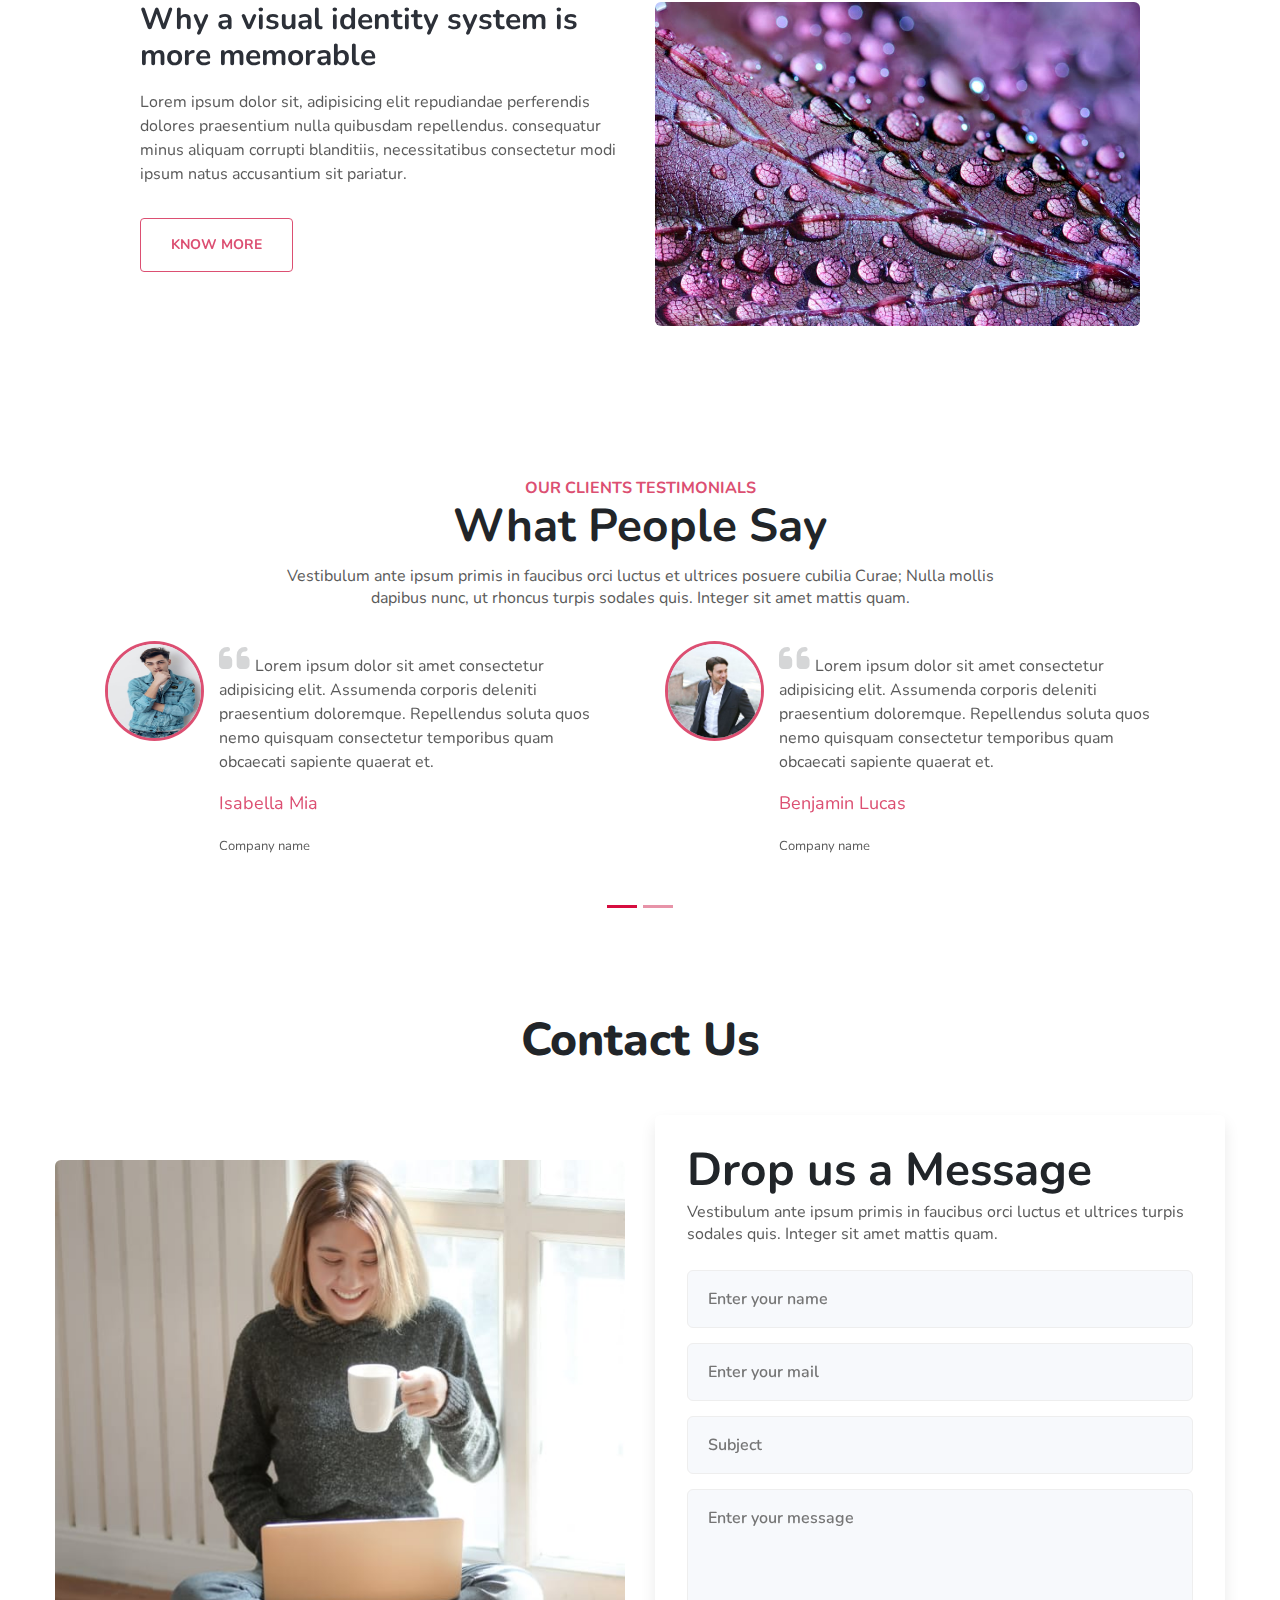
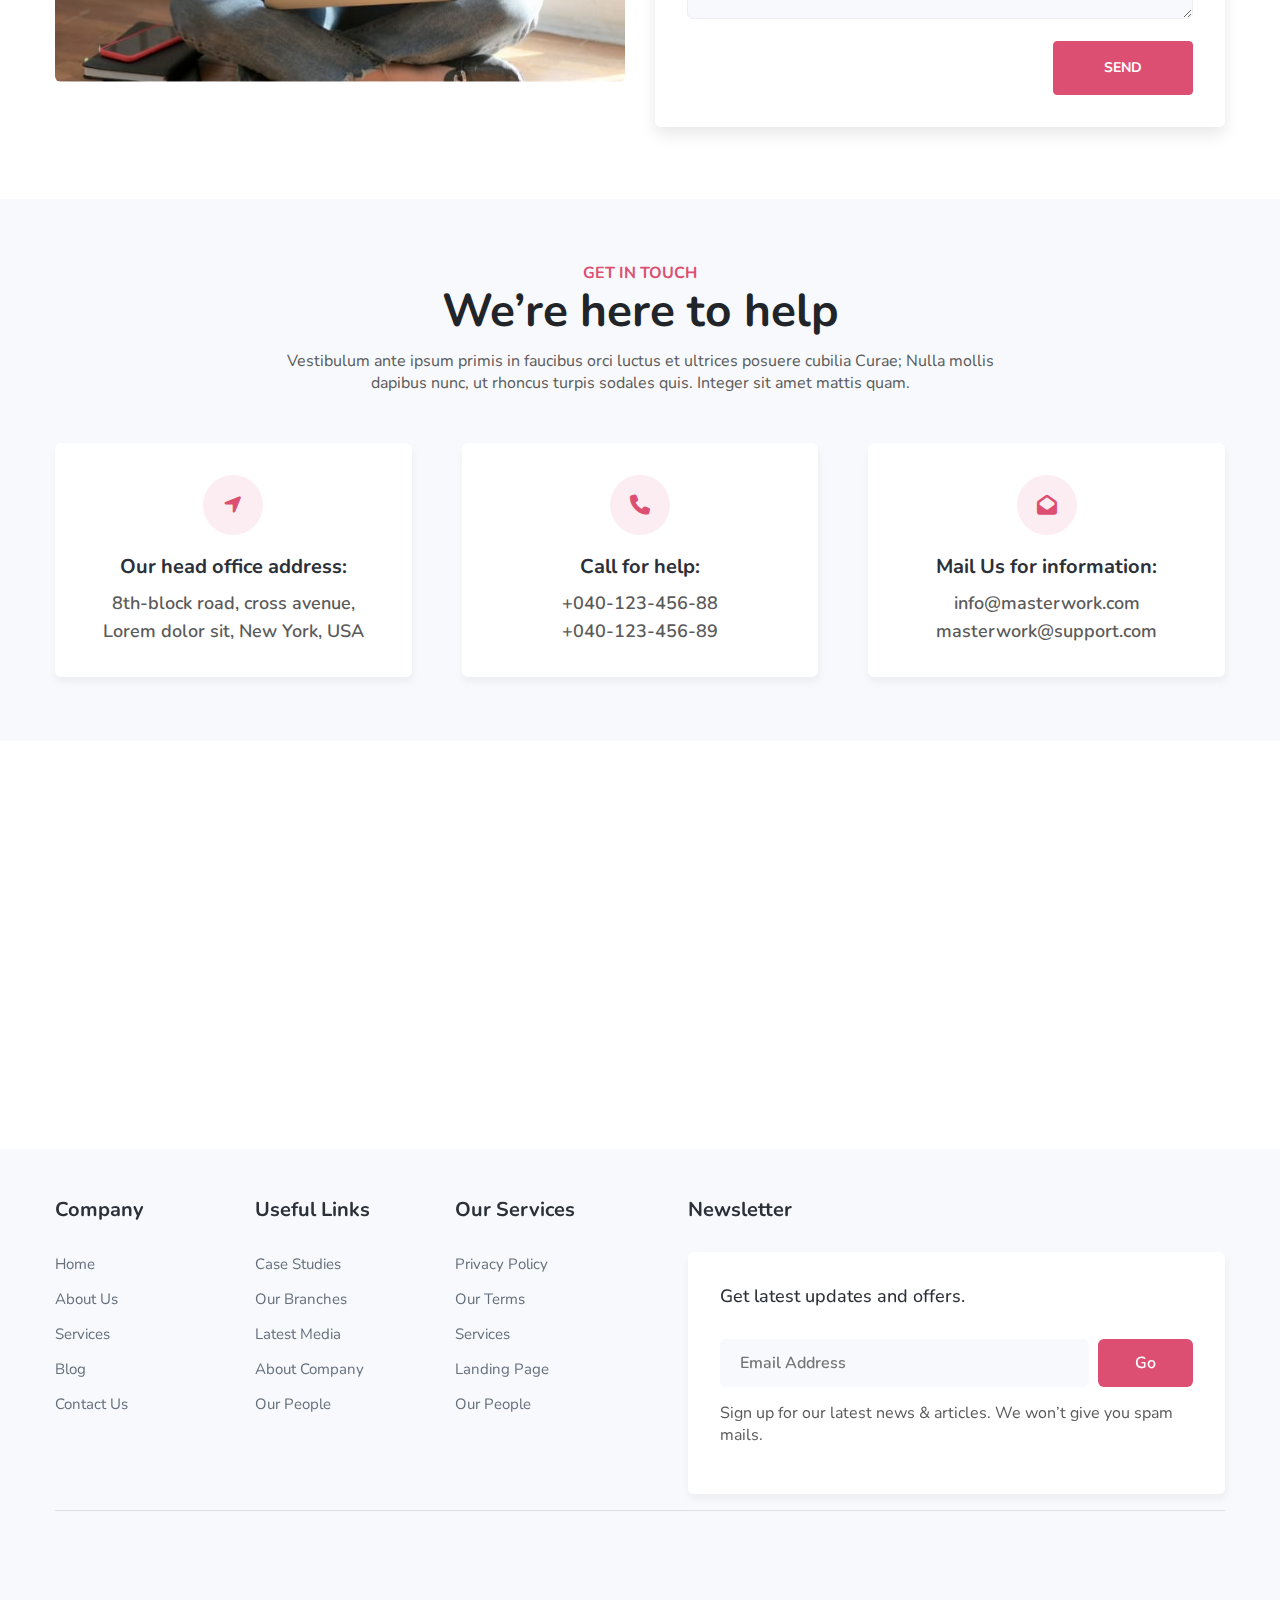
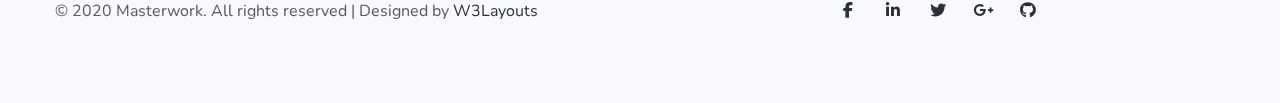
<file: landingpage.html>
<!DOCTYPE html>
<html lang="en">
  <head>
    <title>Landing Page</title>
    <!-- Required meta tags -->
    <meta charset="utf-8" />
    <meta
      name="viewport"
      content="width=device-width, initial-scale=1, shrink-to-fit=no"
    />
    <!-- FONT GOOGLE  -->
    <link
      href="//fonts.googleapis.com/css2?family=Nunito:wght@200;300;400;600;700;800;900&display=swap"
      rel="stylesheet"
    />
    <!-- FONT AWESOME  -->
    <link
      rel="stylesheet"
      href="https://cdnjs.cloudflare.com/ajax/libs/font-awesome/6.2.0/css/all.min.css"
    />
    <!-- Bootstrap CSS -->
    <link
      rel="stylesheet"
      href="https://stackpath.bootstrapcdn.com/bootstrap/4.3.1/css/bootstrap.min.css"
      integrity="sha384-ggOyR0iXCbMQv3Xipma34MD+dH/1fQ784/j6cY/iJTQUOhcWr7x9JvoRxT2MZw1T"
      crossorigin="anonymous"
    />
    <!-- CSS  -->
    <link rel="stylesheet" href="./css/landingpage.css" />
  </head>
  <body>
    <!-- HEADER  -->
    <header id="site-header" class="fixed-top">
      <div class="container">
        <nav class="navbar navbar-expand-lg stroke">
          <a class="navbar-brand" href="./index.html">
            <span class="fa fa-handshake"></span> Masterwork
          </a>
          <button
            class="navbar-toggler collapsed bg-gradient"
            type="button"
            data-toggle="collapse"
            data-target="#navbarTogglerDemo02"
            aria-controls="navbarTogglerDemo02"
            aria-expanded="false"
            aria-label="Toggle navigation"
          >
            <span class="navbar-toggler-icon fa icon-expand fa-bars"></span>
            <span class="navbar-toggler-icon fa icon-close fa-times"></span>
          </button>

          <div class="collapse navbar-collapse" id="navbarTogglerDemo02">
            <ul class="navbar-nav ml-auto text-center">
              <li class="nav-item @@home-active">
                <a class="nav-link" href="./index.html"
                  >Home <span class="sr-only">(current)</span></a
                >
              </li>
              <li class="nav-item @@about-active">
                <a class="nav-link" href="./about.html">About</a>
              </li>
              <li class="nav-item @@services-active">
                <a class="nav-link" href="./service.html">Services</a>
              </li>
              <li class="nav-item dropdown active">
                <a
                  class="nav-link dropdown-toggle"
                  href="#"
                  id="navbarDropdown"
                  role="button"
                  data-toggle="dropdown"
                  aria-haspopup="true"
                  aria-expanded="false"
                >
                  Blocks <span class="fa fa-angle-down"></span>
                </a>
                <div class="dropdown-menu" aria-labelledby="navbarDropdown">
                  <a class="dropdown-item @@blog-active" href="#new">News</a>
                  <a class="dropdown-item" href="#faq">Faq</a>
                  <a class="dropdown-item" href="#status">Stats</a>
                  <a class="dropdown-item" href="#projects">Projects</a>
                  <a class="dropdown-item" href="#testimonials">Testimonial</a>
                </div>
              </li>
              <li class="nav-item @@contact-active">
                <a class="nav-link" href="#">Contact</a>
              </li>
              <li class="nav-item ml-lg-3 ml-0 mt-lg-0 mt-3">
                <a class="btn btn-outline-primary theme-button" href="#"
                  >Schedule a Demo</a
                >
              </li>
            </ul>
          </div>
        </nav>
      </div>
    </header>
    <!-- INDEX BLOCK1 -->
    <div class="w3l-index1">
      <div class="content">
        <div class="container">
          <div class="row align-items-center">
            <div class="col-lg-6 content-left">
              <h3>We Execute Our Ideas From Start to Finish</h3>
              <p class="mt-3 mb-lg-5 mb-4">
                Building a beautiful interactive business for startups and
                innovative companies.
              </p>
              <a href="about.html" class="btn btn-outline-primary theme-button"
                >Get Started</a
              >
            </div>
            <div class="col-lg-6 content-photo mt-lg-0 mt-5">
              <img
                src="./imglandingpage/main.png"
                class="img-fluid"
                alt="main image"
              />
            </div>
          </div>
          <div class="clear"></div>
        </div>
      </div>
    </div>
    <div style="margin: 8px auto; display: block; text-align: center"></div>
    <!-- ABOUT US 1 -->
    <section class="w3l-about1" id="about">
      <div id="content-with-photo4-block" class="pt-5">
        <div class="container py-md-3">
          <div class="header-section mb-5 text-center">
            <h2>About Us</h2>
          </div>
          <div class="cwp4-two row">
            <div class="cwp4-text col-lg-6">
              <h3>The Best Choice For Your Successful Business!</h3>
              <p>
                Lorem ipsum dolor sit amet, consectetur adipisicingelit, sed do
                eiusmod tempor incididunt ut labore et dolore magna aliqua. Ut
                enim ad minim veniam, quis nostrud.
              </p>

              <ul class="cont-4">
                <li>
                  <span class="fa fa-check"></span>Website Designing and
                  Development
                </li>
                <li>
                  <span class="fa fa-check"></span>Android and iOs Apps
                  Development
                </li>
                <li>
                  <span class="fa fa-check"></span>Successfully Providing
                  Business Solution from 20 years
                </li>
                <li><span class="fa fa-check"></span>Excellence Records</li>
              </ul>
            </div>
            <div class="cwp4-image col-lg-6 pl-lg-5 mt-lg-0 mt-5">
              <img
                src="./imglandingpage/b5.jpg"
                class="img-curve img-fluid"
                alt=""
              />
            </div>
          </div>
        </div>
      </div>
    </section>
    <!-- ABOUT US 2 -->
    <section class="w3l-about2">
      <div class="features py-5">
        <div class="container py-lg-3">
          <div class="fea-gd-vv row">
            <div class="float-lt feature-gd col-lg-4 col-sm-6">
              <div class="icon-info">
                <h5>Our History 1795</h5>
                <p>
                  Lorem ipsum dolor sit amet, consectetur adipisicingelit, sed
                  do eiusmod tempor incididunt ut labore et dolore magna aliqua.
                  Ut enim ad minim veniam, quis nostrud.
                </p>
              </div>
            </div>
            <div class="float-mid feature-gd col-lg-4 col-sm-6 mt-sm-0 mt-4">
              <div class="icon-info">
                <h5>The power of business</h5>
                <p>
                  Lorem ipsum dolor sit amet, consectetur adipisicingelit, sed
                  do eiusmod tempor incididunt ut labore et dolore magna aliqua.
                  Ut enim ad minim veniam, quis nostrud.
                </p>
              </div>
            </div>
            <div
              class="float-rt feature-gd col-lg-4 col-sm-6 mt-lg-0 mt-sm-5 mt-4"
            >
              <div class="icon-info">
                <h5>120 Customer service</h5>
                <p>
                  Lorem ipsum dolor sit amet, consectetur adipisicingelit, sed
                  do eiusmod tempor incididunt ut labore et dolore magna aliqua.
                  Ut enim ad minim veniam, quis nostrud.
                </p>
              </div>
            </div>
          </div>
        </div>
      </div>
    </section>
    <div style="margin: 8px auto; display: block; text-align: center"></div>
    <!-- INDEX BLOCK 3  -->
    <section class="w3l-index3 py-5">
      <div class="container py-lg-3 mt-3">
        <div class="row align-items-center">
          <div class="col-lg-6 book-info pr-lg-5">
            <h6 class="sub-title">About Our Company</h6>
            <h3 class="mb-md-4 mb-3">
              The Best Choice For Your Successful Business!
            </h3>
            <p class="mb-md-5 mb-4">
              Lorem ipsum dolor, sit amet consectetur adipisicing elit. Et est
              repellendus illum harum quam nihil totam reprehenderit! Ut sed
              eveniet quos! Asperiores officia, repudiandae similique
              reiciendis, ab est magnam esse nesciunt ea fuga facere voluptatem.
            </p>
            <a href="#URL" class="btn btn-primary theme-button">Read More</a>
          </div>
          <div class="col-lg-6 pl-lg-5 mt-lg-0 mt-5">
            <img
              src="./imglandingpage/about.jpg"
              class="img-fluid shadow img-curve"
              alt=""
            />
          </div>
        </div>
      </div>
    </section>
    <div style="margin: 8px auto; display: block; text-align: center"></div>
    <!-- SERVICES 1 -->
    <section class="w3l-services1 py-5" id="services">
      <div class="container py-lg-3">
        <div class="header-section mb-5 text-center">
          <h2>Our Services</h2>
        </div>
        <div class="row">
          <div class="col-lg-6">
            <h3>Our Best Services</h3>
            <h5 class="mt-lg-3 mt-2">
              Fusce fringilla tincidunt laoreet volutpat cras varius sit. metus
              vitae diam mauris.
            </h5>
            <p class="mt-sm-4 mt-3 mb-sm-0 mb-2">
              Sed in metus libero. Sed volutpat eget dui ut tempus. Fusce
              fringilla tincidunt laoreet Morbi ac metus vitae diam scelerisque
              malesuada eget eu mauris. Cras varius lorem ac velit pharetra, non
              scelerisque mi vulputate. Phasellus bibendum.
            </p>
            <a href="#url" class="theme-button btn-primary btn mt-lg-5 mt-4"
              >Learn more</a
            >
          </div>
          <div class="col-lg-6 mt-lg-0 mt-5">
            <div class="row">
              <div class="col-6 features-with-17-left1">
                <a href="#url" class="icon"
                  ><img src="./imglandingpage/service-icon1.png" alt=""
                /></a>
                <h4><a href="#url">Concept &amp; Strategy</a></h4>
                <p class="service-content">
                  Lorem ipsum dolor sit amet consectetur elit. Inventore, eius!
                </p>
              </div>
              <div class="col-6 features-with-17-left1">
                <a href="#url" class="icon"
                  ><img src="./imglandingpage/service-icon2.png" alt=""
                /></a>
                <h4><a href="#url">Interactive Business</a></h4>
                <p class="service-content">
                  Lorem ipsum dolor sit amet consectetur elit. Inventore, eius!
                </p>
              </div>
              <div class="col-6 features-with-17-left1 mt-5 pt-lg-3">
                <a href="#url" class="icon"
                  ><img src="./imglandingpage/service-icon3.png" alt=""
                /></a>
                <h4><a href="#url">Financial Institution</a></h4>
                <p class="service-content">
                  Lorem ipsum dolor sit amet consectetur elit. Inventore, eius!
                </p>
              </div>
              <div class="col-6 features-with-17-left1 mt-5 pt-lg-3">
                <a href="#url" class="icon"
                  ><img src="./imglandingpage/service-icon4.png" alt=""
                /></a>
                <h4><a href="#url">Worldwide Access</a></h4>
                <p class="service-content">
                  Lorem ipsum dolor sit amet consectetur elit. Inventore, eius!
                </p>
              </div>
            </div>
          </div>
        </div>
      </div>
    </section>
    <!-- SERVICES 2 -->
    <section class="w3l-services2" id="services">
      <div class="mobile-info py-5">
        <div class="container py-lg-3">
          <div class="header-section mb-5 text-center mx-auto">
            <h6 class="sub-title">The best products</h6>
            <h3>How we make your strategy business</h3>
            <p class="my-3">
              Vestibulum ante ipsum primis in faucibus orci luctus et ultrices
              posuere cubilia Curae; Nulla mollis dapibus nunc, ut rhoncus
              turpis sodales quis. Integer sit amet mattis quam.
            </p>
          </div>
          <div class="row mobile-info-inn mx-lg-0">
            <div class="col-lg-4 mobile-right">
              <div class="row mobile-right-grids mb-lg-5 mb-4">
                <div class="col-2 mobile-right-icon">
                  <div class="mobile-icon">
                    <span>1</span>
                  </div>
                </div>
                <div class="col-10 mobile-right-info">
                  <h6><a href="#url">Full Security</a></h6>
                  <p>
                    Lorem ipsum dolor sit amet,Ea sed illum facere aperiam sequi
                    optio consectetur adipisicing elit.
                  </p>
                </div>
              </div>
              <div class="row mobile-right-grids mb-lg-5 mb-4">
                <div class="col-2 mobile-right-icon">
                  <div class="mobile-icon">
                    <span>2</span>
                  </div>
                </div>
                <div class="col-10 mobile-right-info">
                  <h6><a href="#url">Best Performance</a></h6>
                  <p>
                    Lorem ipsum dolor sit amet,Ea sed illum facere aperiam sequi
                    optio consectetur adipisicing elit.
                  </p>
                </div>
              </div>
              <div class="row mobile-right-grids">
                <div class="col-2 mobile-right-icon">
                  <div class="mobile-icon">
                    <span>3</span>
                  </div>
                </div>
                <div class="col-10 mobile-right-info">
                  <h6><a href="#url">Concept &amp; Strategy</a></h6>
                  <p>
                    Lorem ipsum dolor sit amet,Ea sed illum facere aperiam sequi
                    optio consectetur adipisicing elit.
                  </p>
                </div>
              </div>
            </div>
            <div class="col-lg-4 mobile-left">
              <img
                src="./imglandingpage/service-circle.jpg"
                class="img-curve rounded-circle service-img img-fluid"
                alt=""
              />
            </div>
            <div class="col-lg-4 mobile-right">
              <div class="row mobile-right-grids mb-lg-5 mb-4">
                <div class="col-2 mobile-right-icon">
                  <div class="mobile-icon">
                    <span>4</span>
                  </div>
                </div>
                <div class="col-10 mobile-right-info">
                  <h6><a href="#url">Worldwide Access</a></h6>
                  <p>
                    Lorem ipsum dolor sit amet,Ea sed illum facere aperiam sequi
                    optio consectetur adipisicing elit.
                  </p>
                </div>
              </div>
              <div class="row mobile-right-grids mb-lg-5 mb-4">
                <div class="col-2 mobile-right-icon">
                  <div class="mobile-icon">
                    <span>5</span>
                  </div>
                </div>
                <div class="col-10 mobile-right-info">
                  <h6><a href="#url">Interactive Business</a></h6>
                  <p>
                    Lorem ipsum dolor sit amet,Ea sed illum facere aperiam sequi
                    optio consectetur adipisicing elit.
                  </p>
                </div>
              </div>
              <div class="row mobile-right-grids">
                <div class="col-2 mobile-right-icon">
                  <div class="mobile-icon">
                    <span>6</span>
                  </div>
                </div>
                <div class="col-10 mobile-right-info">
                  <h6><a href="#url">Emailing</a></h6>
                  <p>
                    Lorem ipsum dolor sit amet,Ea sed illum facere aperiam sequi
                    optio consectetur adipisicing elit.
                  </p>
                </div>
              </div>
            </div>
          </div>
        </div>
      </div>
    </section>
    <!-- NEWS  -->
    <section class="w3l-index5" id="new">
      <section id="grids5-block" class="py-5">
        <div class="container py-lg-3">
          <div class="header-section text-center mx-auto">
            <h6 class="sub-title">We are here for you</h6>
            <h3>Explore Solutions </h3>
            <p class="my-3"> Vestibulum ante ipsum primis in faucibus orci luctus et ultrices posuere cubilia Curae;
              Nulla mollis dapibus nunc, ut rhoncus
              turpis sodales quis. Integer sit amet mattis quam.</p>
          </div>
          <div class="grid-view">
            <div class="row">
              <div class="col-lg-4 col-md-6 mt-5">
                <div class="grids5-info">
                  <a href="./blogsingle.html" class="d-block zoom">
                    <img src="./imglandingpage/b1.jpg" alt="" class="img-fluid news-image">
    
                    <p class="date">26 Jan, 2020</p>
                  </a>
                  <div class="blog-info">
                    <label class="tag-label red">Business</label>
                    <h4><a href="./blogsingle.html">Corporate, Business &amp; Digital Agency</a></h4>
                    <p class="blog-text">Lorem ipsum dolor sit amet nostrum ad minus libero fugiat molestiae ullam ipsam quas unde earum...</p>
                    <a href="./blogsingle.html" class="btn btn-news">Know More <span class="fa fa-arrow-right" aria-hidden="true"></span> </a>
                  </div>
                </div>
              </div>
              <div class="col-lg-4 col-md-6 mt-5">
                <div class="grids5-info">
                  <a href="./blogsingle.html" class="d-block zoom">
                    <img src="./imglandingpage/b7.jpg" alt="" class="img-fluid news-image">
                  
                    <p class="date">15 Apr, 2020</p>
                  </a>
                  <div class="blog-info">
                    <label class="tag-label green">Design</label>
                    <h4><a href="./blogsingle.html">Corporate, Business &amp; Digital Agency</a></h4>
                    <p class="blog-text">Lorem ipsum dolor sit amet nostrum ad minus libero fugiat molestiae ullam ipsam quas unde earum...</p>
                    <a href="./blogsingle.html" class="btn btn-news">Know More <span class="fa fa-arrow-right" aria-hidden="true"></span> </a>
                  </div>
                </div>
              </div>
              <div class="col-lg-4 offset-md-3 offset-lg-0 col-md-6 mt-5">
                <div class="grids5-info">
                  <a href="./blogsingle.html" class="d-block zoom">
                    <img src="./imglandingpage/b3.jpg" alt="" class="img-fluid news-image">
                  
                    <p class="date">25 Jun, 2020</p>
                  </a>
                  <div class="blog-info">
                    <label class="tag-label blue">Industry</label>
                    <h4><a href="./blogsingle.html">Corporate, Business &amp; Digital Agency</a></h4>
                    <p class="blog-text">Lorem ipsum dolor sit amet nostrum ad minus libero fugiat molestiae ullam ipsam quas unde earum...</p>
                    <a href="./blogsingle.html" class="btn btn-news">Know More <span class="fa fa-arrow-right" aria-hidden="true"></span> </a>
                  </div>
                </div>
              </div>
            </div>
          </div>
        </div>
      </section>
    </section>
    <!-- FAQS  -->
    <div class="w3l-faq-block py-5" id="faq">
      <div class="container py-lg-5">
        <div class="header-section text-center mx-auto">
          <h6 class="sub-title">Questions and Answers</h6>
          <h3>General FAQs </h3>
          <p class="my-3"> Vestibulum ante ipsum primis in faucibus orci luctus et ultrices posuere cubilia Curae;
            Nulla mollis dapibus nunc, ut rhoncus
            turpis sodales quis. Integer sit amet mattis quam.</p>
        </div>
        <div class="row">
          <div class="col-md-5 mt-5">
            <div class="faq-image">
              <img src="./imglandingpage/women.jpg" class="img-fluid shadow img-curve" alt="">
            </div>
          </div>
          <div class="col-md-7 mt-5 pl-lg-5">
            <section class="w3l-faq" id="faq">
              <div class="faq-page">
                <ul>
                  <li>
                    <input type="checkbox" checked="">
                    <i></i>
                    <h2>There are many passages but the majority?</h2>
                    <p>Voluptates amet earum velit nobis aliquam
                      laboriosam nihil debitis facere voluptatibus consectetur quae quasi fuga, ad corrupti libero omnis sapiente
                      non assumenda, incidunt officiis eaque iste minima autem.</p>
                  </li>
                  <li>
                    <input type="checkbox" checked="">
                    <i></i>
                    <h2>Sed ut perspiciatis unde omnis?</h2>
                    <p>Sit amet consectetur adipisicing elit. Voluptates amet earum velit nobis aliquam
                      laboriosam nihil debitis animi vitae eos nisi laudantium. Tempore reiciendis ipsam culpa, qui
                      voluptates eveniet, incidunt officiis eaque iste minima autem.</p>
                  </li>
                  <li>
                    <input type="checkbox" checked="">
                    <i></i>
                    <h2>At vero eos iusto odio ducimus qui?</h2>
                    <p>Lorem ipsum dolor, sit amet consectetur adipisicing elit. Voluptates amet earum velit nobis aliquam
                      laboriosam nihil quasi fuga, ad corrupti libero omnis sapiente
                      non assumenda excepturi aperiam animi vitae eos nisi laudantium. Tempore reiciendis ipsam culpa, qui
                      voluptates eveniet, incidunt officiis eaque iste minima autem.</p>
                  </li>
                  <li>
                    <input type="checkbox" checked="">
                    <i></i>
                    <h2>We denounce with righteous?</h2>
                    <p>Lorem ipsum dolor, sit amet consectetur adipisicing elit. Voluptates amet earum velit nobis aliquam
                      laboriosam nihil debitis facere voluptatibus consectetur quae quasi fuga, ad corrupti libero omnis sapiente
                      non assumenda excepturi aperiam iste minima autem.</p>
                  </li>
                  <li>
                    <input type="checkbox" checked="">
                    <i></i>
                    <h2>perspiciatis unde omnis?</h2>
                    <p>Sit amet consectetur adipisicing elit. Voluptates amet earum velit nobis aliquam
                      laboriosam nihil debitis animi vitae eos nisi laudantium. Tempore reiciendis ipsam culpa, qui
                      voluptates eveniet, incidunt officiis eaque iste minima autem.</p>
                  </li>
                  <li>
                    <input type="checkbox" checked="">
                    <i></i>
                    <h2>At vero eos iusto odio ducimus qui?</h2>
                    <p>Lorem ipsum dolor, sit amet consectetur adipisicing elit. Voluptates amet earum velit nobis aliquam
                      laboriosam nihil quasi fuga, ad corrupti libero omnis sapiente
                      non assumenda excepturi aperiam animi vitae eos nisi laudantium. Tempore reiciendis ipsam culpa, qui
                      voluptates eveniet, incidunt officiis eaque iste minima autem.</p>
                  </li>
                </ul>
              </div>
            </section>
          </div>
        </div>
      </div>
    
    </div>
    <!-- STATS  -->
    <section class="w3l-stats pb-5 pt-4" id="stats">
      <div class="gallery-inner container pb-lg-3">
        <div class="row stats-con text-white">
          <div class="col-lg-4 col-sm-6">
            <div class="stats_info counter_grid">
              <h4>Happy Customers</h4>
              <p class="counter">10458</p>
              <p>Lorem ipsum dolor, sit amet consectetur adipisicing elit. Facere atque sed.</p>
            </div>
          </div>
          <div class="col-lg-4 col-sm-6 mt-sm-0 mt-4">
            <div class="stats_info counter_grid1">
              <h4>Winning Awards</h4>
              <p class="counter">890</p>
              <p>Lorem ipsum dolor, sit amet consectetur adipisicing elit. Facere atque sed.</p>
            </div>
          </div>
          <div class="col-lg-4 col-sm-6 mt-lg-0 mt-sm-5 mt-4">
            <div class="stats_info counter_grid">
              <h4>Completed Projects</h4>
              <p class="counter">5345</p>
              <p>Lorem ipsum dolor, sit amet consectetur adipisicing elit. Facere atque sed.</p>
            </div>
          </div>
        </div>
      </div>
    </section>
    <!-- NEW BLOCK  -->
    <section class="w3l-index4">
      <div class="new-block top-bottom" id="status" >
        <div class="container">
          <div class="middle-section">
            <div class="section-width">
              <h2>We are true to ourselves, and commit to always perform at our best.</h2>
            </div>
            <div class="link-list-menu">
              <p class="mt-md-4 mt-3 mb-md-5 mb-4">Lorem ipsum dolor sit amet consectetur adipisicing elit. Necessitatibus, doloribus atque. Corrupti exercitationem voluptatem ipsum iste consequuntur et vitae voluptas temporibus? Maxime dolores amet voluptatum illo consequatur placeat fugit ducimus.</p>
                <a href="#" class="btn btn-light theme-button">Read more</a>
            </div>
          </div>
        </div>
      </div>
    </section>
    <!-- PRODUCTS  -->
    <section class="by-5 mb-4">
      <div class="container products py-lg-3 mt-3" id="projects">
        <div class="header-section text-center mx-auto">
          <h6 class="sub-title">Featured Cases</h6>
          <h3>Completed Projects </h3>
          <p class="my-3"> Vestibulum ante ipsum primis in faucibus orci luctus et ultrices posuere cubilia Curae;
            Nulla mollis dapibus nunc, ut rhoncus
            turpis sodales quis. Integer sit amet mattis quam.</p>
        </div>
  
        <ul class="nav nav-pills mb-3 " id="pills-tab" role="tablist">
          <li class="nav-item nav-item-custome " role="presentation">
            <p class="nav-link active" id="pills-home-tab" data-toggle="pill" 
            data-target="#pills-home" type="button" role="tab" aria-controls="pills-home" aria-selected="true">Project One</p>
          </li>
    
          <li class="nav-item nav-item-custome " role="presentation">
            <p class="nav-link" id="pills-profile-tab" data-toggle="pill" 
            data-target="#pills-profile" type="button" role="tab" aria-controls="pills-profile" aria-selected="false">Project Two</p>
          </li>
    
          <li class="nav-item nav-item-custome " role="presentation">
            <p class="nav-link" id="pills-contact-tab" data-toggle="pill" 
            data-target="#pills-contact" type="button" role="tab" aria-controls="pills-contact" aria-selected="false">Project Three</p>
          </li>
          
        </ul>
        
        <div class="tab-content" id="pills-tabContent">
          <div class="tab-pane fade show active" id="pills-home" role="tabpanel" aria-labelledby="pills-home-tab">
            <div class="row mt-5 my-5">
              <div class="col-md-6">
                <h3 class="texth3">Why a visual identity system is more memorable</h3>
                <p>
                  Lorem ipsum dolor sit, adipisicing elit repudiandae perferendis dolores praesentium nulla quibusdam repellendus. consequatur minus
                  aliquam corrupti blanditiis, necessitatibus consectetur modi ipsum natus accusantium sit pariatur.
                </p>
                <a href="#url" class="btn btn-outline-primary theme-button mt-3">Know More</a>
              </div>
              <div class="col-md-6 mt-md-0 mt-5">
                <img src="./imglandingpage/b4.jpg" class="img-fluid img-curve" alt="project image">
              </div>
            </div>
  
          </div>
          <div class="tab-pane fade" id="pills-profile" role="tabpanel" aria-labelledby="pills-profile-tab">
            <div class="row">
              <div class="col-md-6">
                <img src="./imglandingpage/b5.jpg" class="img-fluid img-curve" alt="project image">
              </div>
              <div class="col-md-6 mt-md-0 mt-5">
                <h3 class="texth3">Make website that looks Lorem, ipsum dolor.</h3>
                <p>
                  Lorem ipsum dolor sit, adipisicing elit repudiandae perferendis dolores praesentium nulla quibusdam repellendus. consequatur minus
                  aliquam corrupti blanditiis, necessitatibus consectetur modi ipsum natus accusantium sit pariatur.
                </p>
                <a href="#url" class="btn btn-outline-primary theme-button mt-3">Know More</a>
              </div>
            </div>
            
          </div>
          <div class="tab-pane fade" id="pills-contact" role="tabpanel" aria-labelledby="pills-contact-tab">
            <div class="row">
              <div class="col-md-6">
                <h3 class="texth3">Why a visual identity system is more memorable</h3>
                <p>
                  Lorem ipsum dolor sit, adipisicing elit repudiandae perferendis dolores praesentium nulla quibusdam repellendus. consequatur minus
                  aliquam corrupti blanditiis, necessitatibus consectetur modi ipsum natus accusantium sit pariatur.
                </p>
                <a href="#url" class="btn btn-outline-primary theme-button mt-3">Know More</a>
              </div>
              <div class="col-md-6 mt-md-0 mt-5">
                <img src="./imglandingpage/b6.jpg" class="img-fluid img-curve" alt="project image">
              </div>
            </div>
          </div>
        </div>
      </div>
    </section>
      
    
    <!-- OUR CLIENTS -->
    <section>
      <div class=" our-client py-5 " id="testimonials">
        <div class="container py-lg-3" >
          <div class="header-section text-center mx-auto">
            <h6 class="sub-title">OUR CLIENTS TESTIMONIALS</h6>
            <h3>What People Say </h3>
            <p class="my-3"> Vestibulum ante ipsum primis in faucibus orci luctus et ultrices 
              posuere cubilia Curae; Nulla mollis dapibus nunc, ut rhoncus turpis sodales quis. 
              Integer sit amet mattis quam.
            </p>
          </div>

          <div class="our-client-main">
            <div id="carouselExampleIndicators" class="carousel slide" data-ride="carousel">
              <ol class="carousel-indicators">
                <li data-target="#carouselExampleIndicators" data-slide-to="0" class="active"></li>
                <li data-target="#carouselExampleIndicators" data-slide-to="1"></li>
              </ol>
              <div class="carousel-inner">
                <div class="carousel-item our-client-item active">
                  <div class="row our-client-main-inner">
                      <div class=" inner-left">
                          <div class="">
                              <img src="./img/team3.jpg" alt="">
                          </div>
                          <div class="message2">
                         
                            <p> <i class="fa-solid fa-quote-left"></i>Lorem ipsum dolor sit amet consectetur adipisicing elit. Assumenda corporis deleniti praesentium doloremque. Repellendus soluta
                               quos nemo quisquam consectetur temporibus quam obcaecati sapiente quaerat et.</p>
                            <p class="name2">Isabella Mia</p>
                            <span>Company name</span>
                          </div>
                      </div>
                      <div class=" inner-right">
                        <div class="">
                          <img src="./img/team5.jpg" alt="">
                      </div>

                      <div class="message2">
                        
                        <p><i class="fa-solid fa-quote-left"></i>Lorem ipsum dolor sit amet consectetur adipisicing elit. Assumenda corporis deleniti praesentium doloremque. Repellendus soluta
                           quos nemo quisquam consectetur temporibus quam obcaecati sapiente quaerat et.</p>
                        <p class="name2">Benjamin Lucas</p>
                        <span>Company name</span>
                      </div>
                      </div>
                  </div>
                </div>
                <div class="carousel-item our-client-item">
                  <div class="row our-client-main-inner">
                    <div class=" inner-left">
                        <div class="">
                          <img src="./img/team4.jpg" alt="">

                        </div>

                        <div class="message2">
                          
                          <p><i class="fa-solid fa-quote-left"></i>Lorem ipsum dolor sit amet consectetur adipisicing elit. Assumenda corporis deleniti praesentium doloremque. Repellendus soluta
                             quos nemo quisquam consectetur temporibus quam obcaecati sapiente quaerat et.</p>
                          <p class="name2">Oliver Bradley</p>
                          <span>Company name</span>
                        </div>
                    </div>
                    <div class=" inner-right">
                      <div class="">
                        <img src="./img/team6.jpg" alt="">

                      </div>

                      <div class="message2">
                      
                        <p><i class="fa-solid fa-quote-left"></i>Lorem ipsum dolor sit amet consectetur adipisicing elit. Assumenda corporis deleniti praesentium doloremque. Repellendus soluta
                           quos nemo quisquam consectetur temporibus quam obcaecati sapiente quaerat et.</p>
                        <p class="name2">William James</p>
                        <span>Company name</span>
                      </div>
                    </div>
                </div>
                </div>
              
              </div>
            </div>


          </div>
        </div>
      </div>
    </section>









   
    <!-- CONTACT FORM  -->
    <section class="w3l-contact" id="contact">
      <div style="margin: 8px auto; display: block; text-align: center"></div>
      <div class="container py-5">
        <div class="contacts12-main py-md-3">
          <div class="header-section mb-5 text-center">
            <h2>Contact Us</h2>
          </div>
          <div class="row align-items-center">
            <div class="col-lg-6 text-center">
              <img
                src="./imgcontact/contact.jpg"
                class="img-curve img-fluid"
                alt=""
              />
            </div>
            <div class="col-lg-6 position-relative">
              <div class="contact-form">
                <div class="header-section mb-4 text-left">
                  <h3>Drop us a Message</h3>
                  <p class="mt-2 mb-3">
                    Vestibulum ante ipsum primis in faucibus orci luctus et
                    ultrices turpis sodales quis. Integer sit amet mattis quam.
                  </p>
                </div>
                <form
                  action="https://sendmail.w3layouts.com/submitForm"
                  method="post"
                  class=""
                >
                  <div class="main-input">
                    <input
                      type="text"
                      name="w3lName"
                      placeholder="Enter your name"
                      class="contact-input"
                      required=""
                    />
                    <input
                      type="email"
                      name="w3lSender"
                      placeholder="Enter your mail"
                      class="contact-input"
                      required=""
                    />
                    <input
                      type="email"
                      name="w3lSubject"
                      placeholder="Subject"
                      class="contact-input"
                    />
                    <textarea
                      class="contact-textarea contact-input"
                      name="w3lMessage"
                      placeholder="Enter your message"
                      required=""
                    ></textarea>
                  </div>
                  <div class="text-right">
                    <button class="btn-primary btn theme-button">Send</button>
                  </div>
                </form>
              </div>
            </div>
          </div>
        </div>
      </div>
      <div style="margin: 8px auto; display: block; text-align: center"></div>
      <div class="contant11-top-bg py-5">
        <div class="container py-lg-3">
          <div class="header-section text-center mb-5 mx-auto">
            <h6 class="sub-title">Get in touch</h6>
            <h3>We’re here to help</h3>
            <p class="my-3">
              Vestibulum ante ipsum primis in faucibus orci luctus et ultrices
              posuere cubilia Curae; Nulla mollis dapibus nunc, ut rhoncus
              turpis sodales quis. Integer sit amet mattis quam.
            </p>
          </div>
          <div class="d-grid contact section-gap">
            <div class="contact-info-left d-grid">
              <div class="contact-info">
                <div class="icon">
                  <span class="fa fa-location-arrow" aria-hidden="true"></span>
                </div>
                <div class="contact-details">
                  <h4>Our head office address:</h4>
                  <p>
                    8th-block road, cross avenue, Lorem dolor sit, New York, USA
                  </p>
                </div>
              </div>
              <div class="contact-info">
                <div class="icon">
                  <span class="fa fa-phone" aria-hidden="true"></span>
                </div>
                <div class="contact-details">
                  <h4>Call for help:</h4>
                  <p><a href="tel:+040-123-456-88">+040-123-456-88</a></p>
                  <p><a href="tel:+040-123-456-89">+040-123-456-89</a></p>
                </div>
              </div>
              <div class="contact-info">
                <div class="icon">
                  <span class="fa fa-envelope-open" aria-hidden="true"></span>
                </div>
                <div class="contact-details">
                  <h4>Mail Us for information:</h4>
                  <p>
                    <a href="mailto:info@masterwork.com" class="email"
                      >info@masterwork.com</a
                    >
                  </p>
                  <p>
                    <a href="mailto:masterwork@support.com" class="email"
                      >masterwork@support.com</a
                    >
                  </p>
                </div>
              </div>
            </div>
          </div>
        </div>
      </div>
      <div style="margin: 8px auto; display: block; text-align: center"></div>
      <div class="map">
        <iframe
          src="https://www.google.com/maps/embed?pb=!1m18!1m12!1m3!1d3001161.424489281!2d-78.01909140705047!3d42.72866436845163!2m3!1f0!2f0!3f0!3m2!1i1024!2i768!4f13.1!3m3!1m2!1s0x4ccc4bf0f123a5a9%3A0xddcfc6c1de189567!2sNew%20York%2C%20USA!5e0!3m2!1sen!2sin!4v1570786994395!5m2!1sen!2sin"
          frameborder="0"
          allowfullscreen=""
        ></iframe>
      </div>
    </section>
    <!-- FOOTER -->
    <footer>
      <section class="w3l-footer">
        <div class="w3l-footer-16-main py-5">
          <div class="container">
            <div class="row">
              <div class="col-lg-6 column">
                <div class="row">
                  <div class="col-md-4 column">
                    <h3>Company</h3>
                    <ul class="footer-gd-16">
                      <li><a href="#">Home</a></li>
                      <li><a href="#">About Us</a></li>
                      <li><a href="#">Services</a></li>
                      <li><a href="#">Blog</a></li>
                      <li><a href="#">Contact Us</a></li>
                    </ul>
                  </div>
                  <div class="col-md-4 column mt-md-0 mt-4">
                    <h3>Useful Links</h3>
                    <ul class="footer-gd-16">
                      <li><a href="#url">Case Studies</a></li>
                      <li><a href="#url">Our Branches</a></li>
                      <li><a href="#url">Latest Media</a></li>
                      <li><a href="#">About Company</a></li>
                      <li><a href="#url">Our People</a></li>
                    </ul>
                  </div>
                  <div class="col-md-4 column mt-md-0 mt-4">
                    <h3>Our Services</h3>
                    <ul class="footer-gd-16">
                      <li><a href="#url">Privacy Policy</a></li>
                      <li><a href="#url">Our Terms</a></li>
                      <li><a href="#">Services</a></li>
                      <li><a href="#">Landing Page</a></li>
                      <li><a href="#url">Our People</a></li>
                    </ul>
                  </div>
                </div>
              </div>
              <div
                class="col-lg-6 col-md-12 column pl-lg-5 column4 mt-lg-0 mt-5"
              >
                <h3>Newsletter</h3>
                <div class="end-column">
                  <h4>Get latest updates and offers.</h4>
                  <form action="#" class="subscribe" method="post">
                    <input
                      type="email"
                      name="email"
                      placeholder="Email Address"
                      required=""
                    />
                    <button type="submit">Go</button>
                  </form>
                  <p>
                    Sign up for our latest news &amp; articles. We won’t give
                    you spam mails.
                  </p>
                </div>
              </div>
            </div>
            <hr>
            <div
              class="row d-flex below-section justify-content-between align-items-center pt-4 mt-5"
            >
              <div class="columns text-lg-left text-center col-12 col-lg-6 col-sm-12">
                <p>
                  © 2020 Masterwork. All rights reserved | Designed by
                  <a href="https://w3layouts.com/">W3Layouts</a>
                </p>
              </div>
              <div class="columns-2 mt-lg-0 mt-3 text-center col-12 col-lg-6 col-sm-12">
                <ul class="social">
                  <li>
                    <a href="#"
                      ><span
                        class="fa-brands fa-facebook-f"
                        aria-hidden="true"
                      ></span
                    ></a>
                  </li>
                  <li>
                    <a href="#"
                      ><span
                        class="fa-brands fa-linkedin-in"
                        aria-hidden="true"
                      ></span
                    ></a>
                  </li>
                  <li>
                    <a href="#"
                      ><span
                        class="fa-brands fa-twitter"
                        aria-hidden="true"
                      ></span
                    ></a>
                  </li>
                  <li>
                    <a href="#"
                      ><span
                        class="fa-brands fa-google-plus-g"
                        aria-hidden="true"
                      ></span
                    ></a>
                  </li>
                  <li>
                    <a href="#"
                      ><span
                        class="fa-brands fa-github"
                        aria-hidden="true"
                      ></span
                    ></a>
                  </li>
                </ul>
              </div>
            </div>
          </div>
        </div>

        <!-- move top -->
        <button
          onclick="topFunction()"
          id="movetop"
          title="Go to top"
          style="display: block"
        >
          <span class="fa fa-angle-up"></span>
        </button>
        <script>
          window.onscroll = function () {
            scrollFunction();
          };

          function scrollFunction() {
            if (
              document.body.scrollTop > 20 ||
              document.documentElement.scrollTop > 20
            ) {
              document.getElementById("movetop").style.display = "block";
            } else {
              document.getElementById("movetop").style.display = "none";
            }
          }

          function topFunction() {
            document.body.scrollTop = 0;
            document.documentElement.scrollTop = 0;
          }
        </script>
        <!-- //move top -->
        <script>
          $(function () {
            $(".navbar-toggler").click(function () {
              $("body").toggleClass("noscroll");
            });
          });
        </script>
      </section>
    </footer>
    
    <script src="./JS/jquery.magnific-popup.min.js"></script>
    <script>
      $(document).ready(function () {
        $('.popup-with-zoom-anim').magnificPopup({
          type: 'inline',
    
          fixedContentPos: false,
          fixedBgPos: true,
    
          overflowY: 'auto',
    
          closeBtnInside: true,
          preloader: false,
    
          midClick: true,
          removalDelay: 300,
          mainClass: 'my-mfp-zoom-in'
        });
    
        $('.popup-with-move-anim').magnificPopup({
          type: 'inline',
    
          fixedContentPos: false,
          fixedBgPos: true,
    
          overflowY: 'auto',
    
          closeBtnInside: true,
          preloader: false,
    
          midClick: true,
          removalDelay: 300,
          mainClass: 'my-mfp-slide-bottom'
        });
      });
    </script>
    <!-- JQUERY JS  -->
    <script src="./JS/jquery-1.9.1.min.js"></script>
    <!-- STATS NUMBER  -->
    <script src="./JS/"></script>
    <script src="./JS/jquery.waypoints.min.js"></script>
    <script src="./JS/jquery.countup.js"></script>
    <script>
      $('.counter').countUp();
    </script>

    <!-- Optional JavaScript -->
    <!-- jQuery first, then Popper.js, then Bootstrap JS -->
    <script
      src="https://code.jquery.com/jquery-3.3.1.slim.min.js"
      integrity="sha384-q8i/X+965DzO0rT7abK41JStQIAqVgRVzpbzo5smXKp4YfRvH+8abtTE1Pi6jizo"
      crossorigin="anonymous"
    ></script>
    <script
      src="https://cdnjs.cloudflare.com/ajax/libs/popper.js/1.14.7/umd/popper.min.js"
      integrity="sha384-UO2eT0CpHqdSJQ6hJty5KVphtPhzWj9WO1clHTMGa3JDZwrnQq4sF86dIHNDz0W1"
      crossorigin="anonymous"
    ></script>
    <script
      src="https://stackpath.bootstrapcdn.com/bootstrap/4.3.1/js/bootstrap.min.js"
      integrity="sha384-JjSmVgyd0p3pXB1rRibZUAYoIIy6OrQ6VrjIEaFf/nJGzIxFDsf4x0xIM+B07jRM"
      crossorigin="anonymous"
    ></script>
  </body>
</html>
</file>
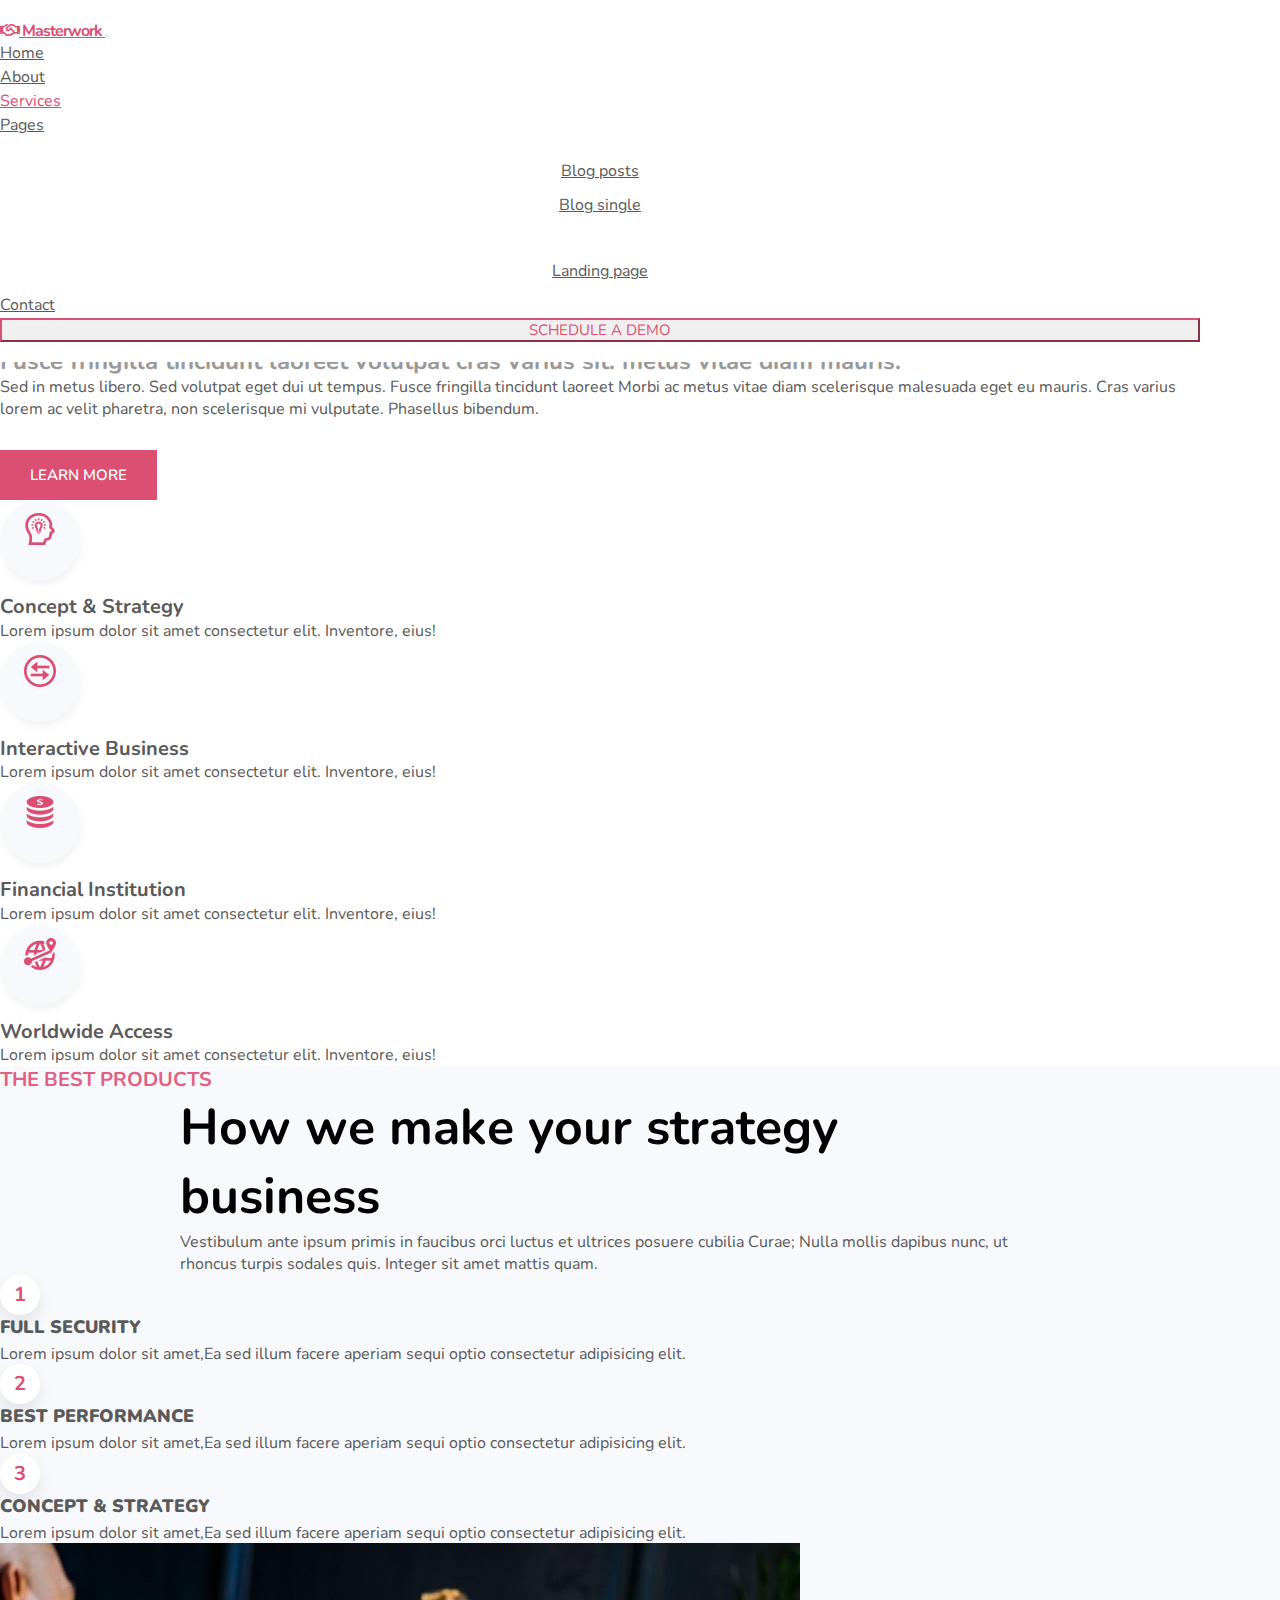
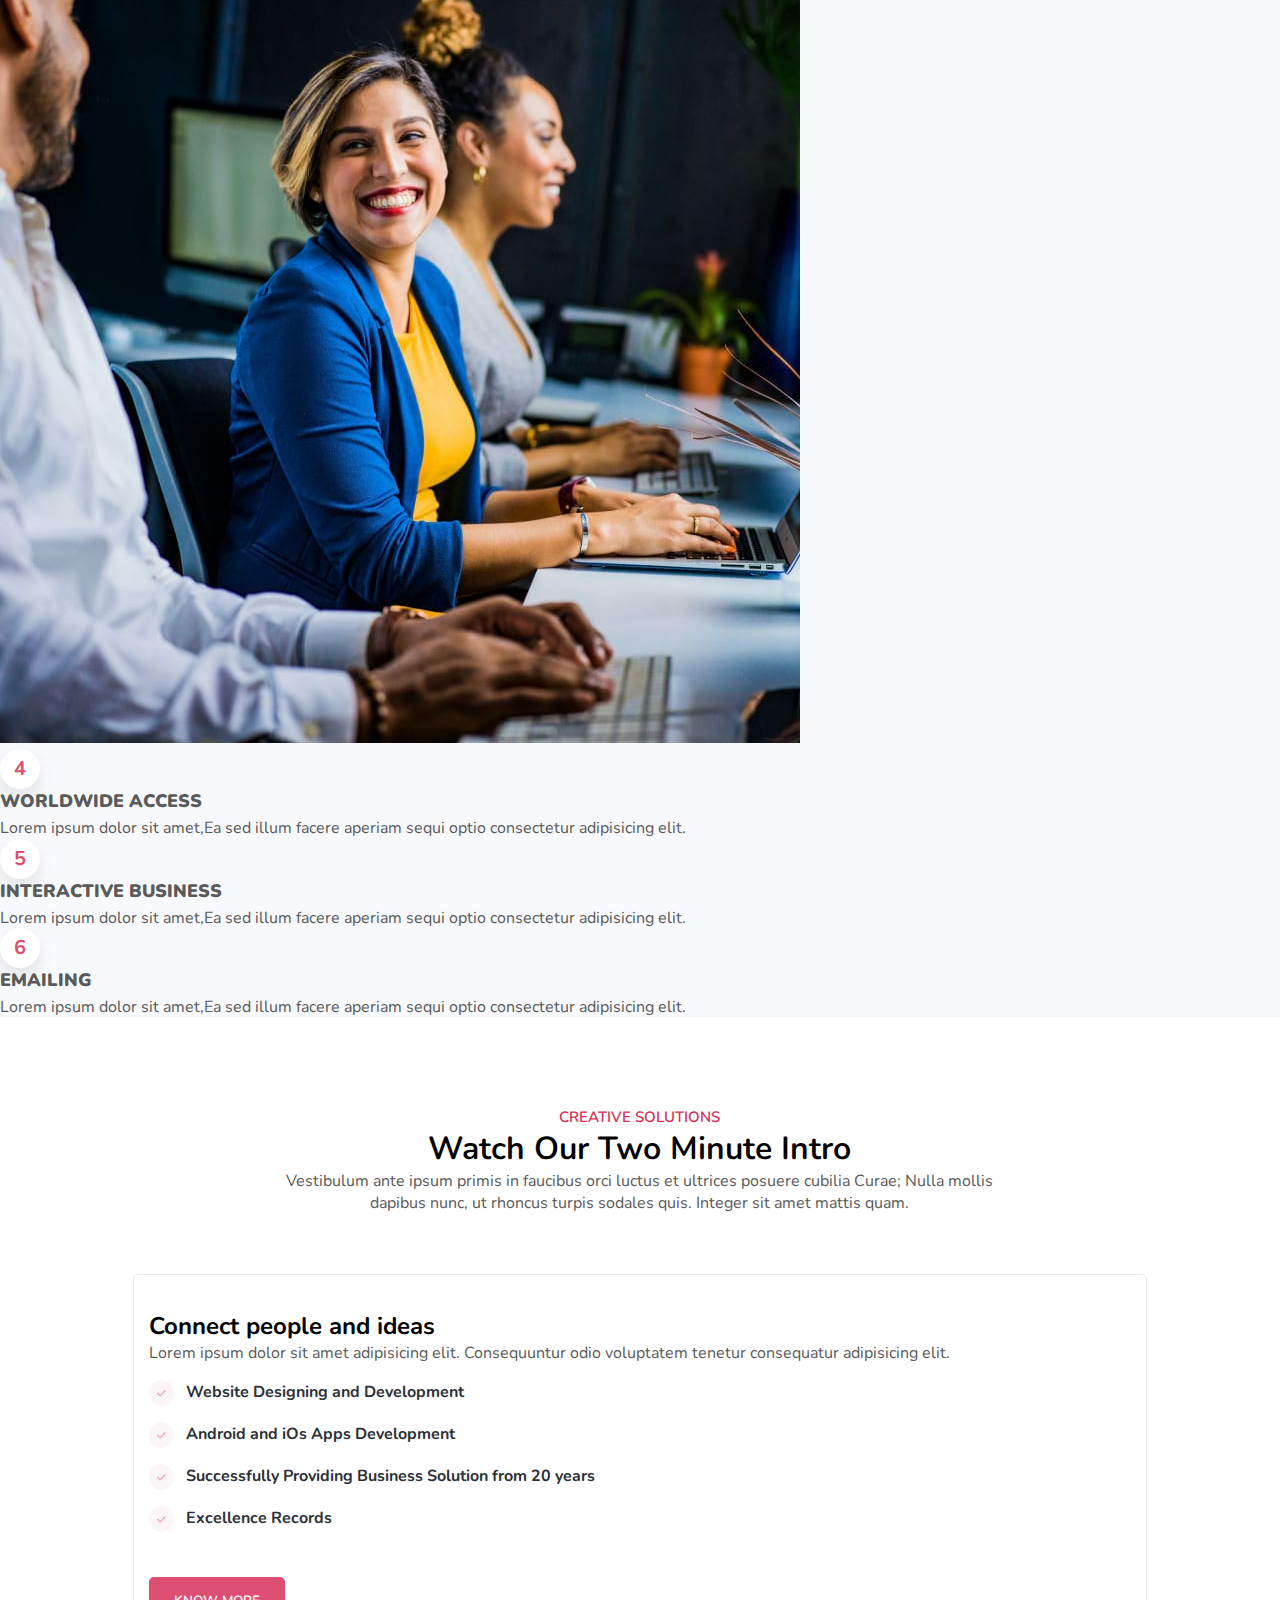
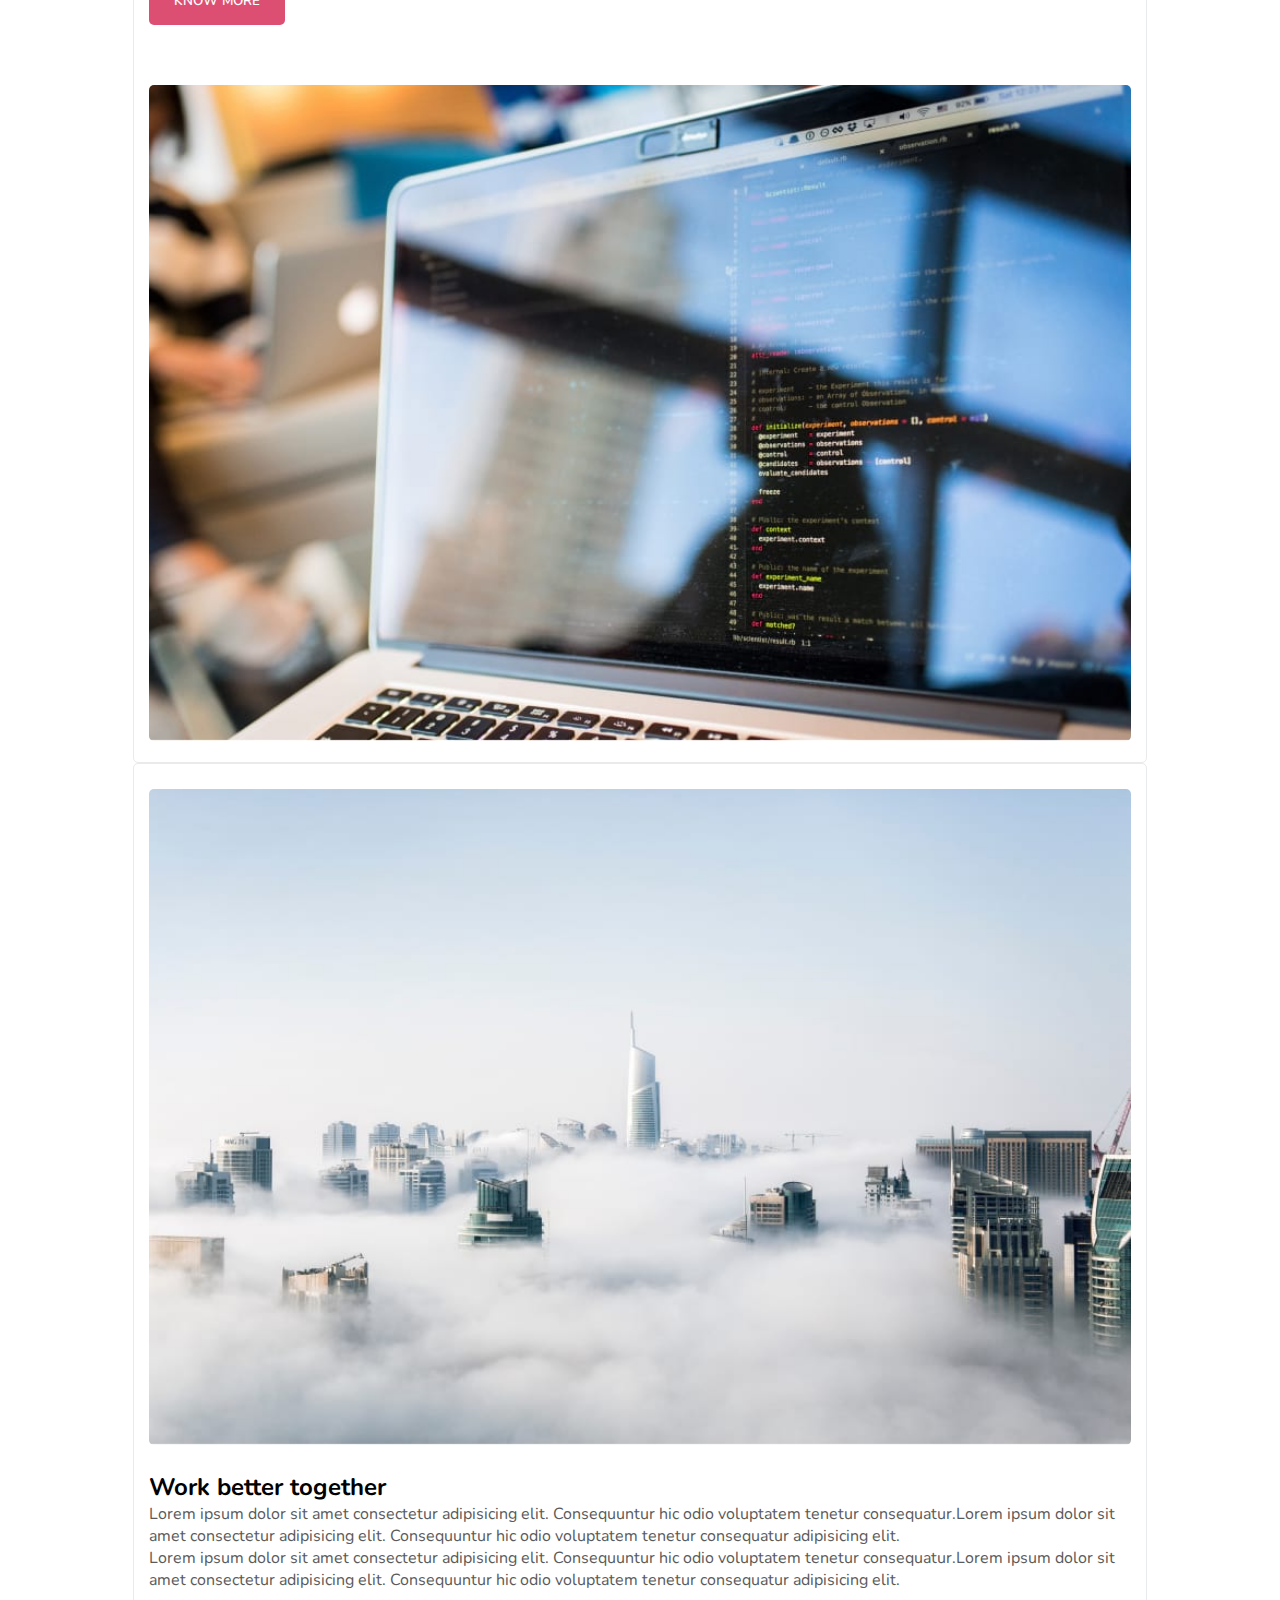
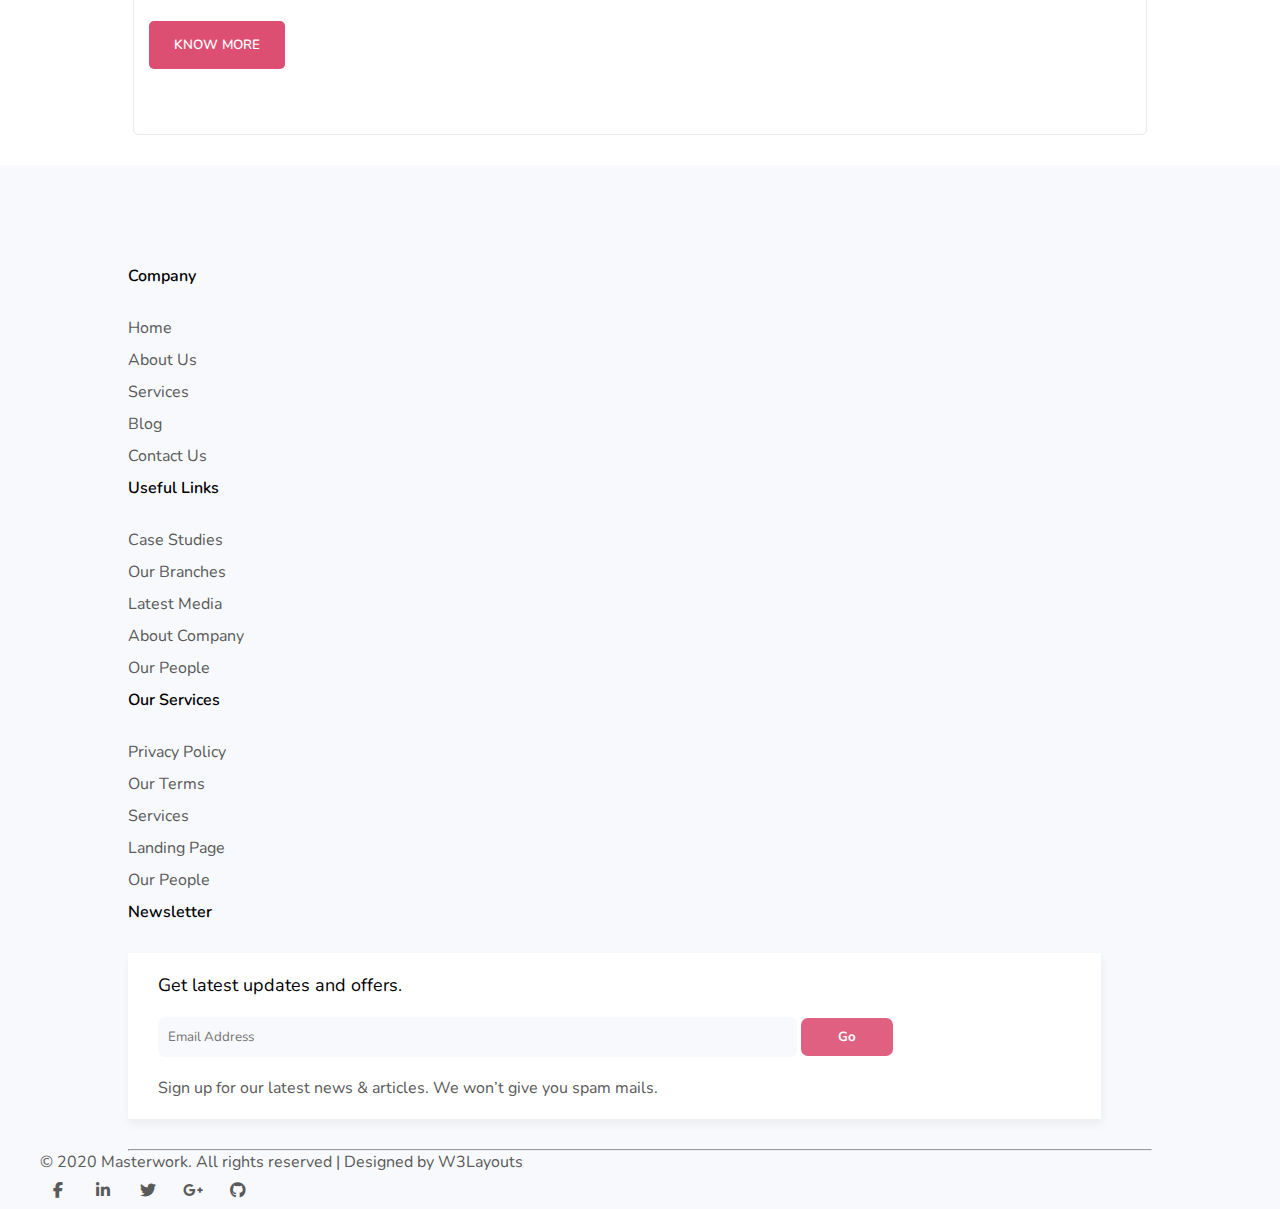
<file: service.html>
<!DOCTYPE html>
<html lang="en">

<head>
    <meta charset="UTF-8" />
    <meta http-equiv="X-UA-Compatible" content="IE=edge" />
    <meta name="viewport" content="width=device-width, initial-scale=1.0" />
    <link href="//fonts.googleapis.com/css2?family=Nunito:wght@200;300;400;600;700;800;900&amp;display=swap"
        rel="stylesheet">
    <link href="//fonts.googleapis.com/css2?family=Nunito:wght@200;300;400;600;700;800;900&amp;display=swap"
        rel="stylesheet">
    <link rel="stylesheet" href="https://cdnjs.cloudflare.com/ajax/libs/font-awesome/6.2.0/css/all.min.css" />
    <link href="https://cdn.jsdelivr.net/npm/bootstrap@5.2.2/dist/css/bootstrap.min.css" rel="stylesheet"
        integrity="sha384-Zenh87qX5JnK2Jl0vWa8Ck2rdkQ2Bzep5IDxbcnCeuOxjzrPF/et3URy9Bv1WTRi" crossorigin="anonymous">
</head>
<title>Masterwork a Corporate Category Bootstrap Responsive Website Template - Home :: W3Layouts</title>
<link rel="stylesheet" href="./css_service/service.css" />
</head>
<!-- BODY -->

<body>
    <!-- HEADER -->
    <header>
        <div class="container">
          <nav class="navbar navbar-expand-lg">
            <div class="container-fluid">
              <a class="navbar-brand fs-2" href="#">
                <i class="fa-regular fa-handshake"></i>
                <span class="fw-bolder">Masterwork</span>
              </a>
              <button class="navbar-toggler" type="button" data-bs-toggle="collapse"
                data-bs-target="#navbarSupportedContent" aria-controls="navbarSupportedContent" aria-expanded="false"
                aria-label="Toggle navigation">
                <span class="navbar-toggler-icon"></span>
              </button>
              <div class="collapse navbar-collapse flex-grow-0" id="navbarSupportedContent">
                <ul class="navbar-nav me-auto mb-2 mb-lg-0 nav-line">
                  <li class="nav-item nav-line mx-3">
                    <a class="nav-link fs-5" aria-current="page" href="./index.html">Home</a>
                    <div class="line"></div>
                  </li>
                  <li class="nav-item nav-line mx-3">
                    <a class="nav-link fs-5" href="./about.html">About</a>
                    <div class="line"></div>
                  </li>
                  <li class="nav-item nav-line mx-3">
                    <a class="nav-link active fs-5" href="./service.html">Services</a>
                    <div class="line"></div>
                  </li>
                  <li class="nav-item nav-line mx-3 dropdown">
                    <a class="nav-link dropdown-toggle fs-5" href="#" role="button" data-bs-toggle="dropdown"
                      aria-expanded="false">
                      Pages
                    </a>
                    <div class="line"></div>
                    <ul class="dropdown-menu">
                      <li class="mx-3"><a class="dropdown-item fs-5" href="./blogposts.html">Blog posts</a>
                        <div class="line-page"></div>
                      </li>
                      <li class="mx-3"><a class="dropdown-item fs-5" href="./blogsingle.html">Blog single</a>
                        <div class="line-page"></div>
                      </li>
                      <li>
                        <class="dropdown-divider">
                      </li>
                      <li class="mx-3"><a class="dropdown-item fs-5" href="./landingpage.html">Landing page</a>
                        <div class="line-page"></div>
                      </li>
                    </ul>
                  </li>
                  <li class="nav-item nav-line mx-3">
                    <a class="nav-link fs-5" href="./contact.html">Contact</a>
                    <div class="line"></div>
                  </li>
                  <li><button type="button" class="btn btn-outline-primary py-3 px-4 fs-5 fw-bold">SCHEDULE A DEMO</button>
                  </li>
                </ul>
              </div>
            </div>
          </nav>
        </div>
      </header> 
    <div class="empty"></div>
    <div class="page">
        <div class="page-wrapper">
            <a href="">Home</a> <span> >> </span>
            <p>Service</p>
        </div>
    </div>

    <!-- SERVICES 1 -->
    <section class="w3l-services1 py-5" id="services">
        <div class="container py-lg-3">
            <div class="header-section mb-5 text-center">
                <h2>Our Services</h2>
            </div>
            <div class="row">
                <div class="col-lg-6">
                    <h3>Our Best Services</h3>
                    <h5 class="mt-lg-3 mt-2">
                        Fusce fringilla tincidunt laoreet volutpat cras varius sit. metus
                        vitae diam mauris.
                    </h5>
                    <p class="mt-sm-4 mt-3 mb-sm-0 mb-2">
                        Sed in metus libero. Sed volutpat eget dui ut tempus. Fusce
                        fringilla tincidunt laoreet Morbi ac metus vitae diam scelerisque
                        malesuada eget eu mauris. Cras varius lorem ac velit pharetra, non
                        scelerisque mi vulputate. Phasellus bibendum.
                    </p>
                    <button class="btn-service1">LEARN MORE</button>

                </div>
                <div class="col-lg-6 mt-lg-0 mt-5">
                    <div class="row">
                        <div class="col-6 features-with-17-left1">
                            <a href="#url" class="icon"><img src="./img_service/service-icon1.png" alt="" /></a>
                            <h4><a href="#url">Concept &amp; Strategy</a></h4>
                            <p class="service-content">
                                Lorem ipsum dolor sit amet consectetur elit. Inventore, eius!
                            </p>
                        </div>
                        <div class="col-6 features-with-17-left1">
                            <a href="#url" class="icon"><img src="./img_service/service-icon2.png" alt="" /></a>
                            <h4><a href="#url">Interactive Business</a></h4>
                            <p class="service-content">
                                Lorem ipsum dolor sit amet consectetur elit. Inventore, eius!
                            </p>
                        </div>
                        <div class="col-6 features-with-17-left1 mt-5 pt-lg-3">
                            <a href="#url" class="icon"><img src="./img_service/service-icon3.png" alt="" /></a>
                            <h4><a href="#url">Financial Institution</a></h4>
                            <p class="service-content">
                                Lorem ipsum dolor sit amet consectetur elit. Inventore, eius!
                            </p>
                        </div>
                        <div class="col-6 features-with-17-left1 mt-5 pt-lg-3">
                            <a href="#url" class="icon"><img src="./img_service/service-icon4.png" alt="" /></a>
                            <h4><a href="#url">Worldwide Access</a></h4>
                            <p class="service-content">
                                Lorem ipsum dolor sit amet consectetur elit. Inventore, eius!
                            </p>
                        </div>
                    </div>
                </div>
            </div>
        </div>
    </section>
    <!-- SERVICES 2 -->
    <section class="w3l-services2" id="services">
        <div class="mobile-info py-5">
            <div class="container py-lg-3">
                <div class="header-section mb-5 text-center mx-auto">
                    <h6 class="sub-title">THE BEST PRODUCTS</h6>
                    <h3>How we make your strategy business</h3>
                    <p class="my-3">
                        Vestibulum ante ipsum primis in faucibus orci luctus et ultrices
                        posuere cubilia Curae; Nulla mollis dapibus nunc, ut rhoncus
                        turpis sodales quis. Integer sit amet mattis quam.
                    </p>
                </div>
                <div class="row mobile-info-inn mx-lg-0">
                    <div class="col-lg-4 mobile-right">
                        <div class="row mobile-right-grids mb-lg-5 mb-4">
                            <div class="col-2 mobile-right-icon">
                                <div class="mobile-icon">
                                    <span>1</span>
                                </div>
                            </div>
                            <div class="col-10 mobile-right-info">
                                <h6><a href="#url">Full Security</a></h6>
                                <p>
                                    Lorem ipsum dolor sit amet,Ea sed illum facere aperiam sequi
                                    optio consectetur adipisicing elit.
                                </p>
                            </div>
                        </div>
                        <div class="row mobile-right-grids mb-lg-5 mb-4">
                            <div class="col-2 mobile-right-icon">
                                <div class="mobile-icon">
                                    <span>2</span>
                                </div>
                            </div>
                            <div class="col-10 mobile-right-info">
                                <h6><a href="#url">Best Performance</a></h6>
                                <p>
                                    Lorem ipsum dolor sit amet,Ea sed illum facere aperiam sequi
                                    optio consectetur adipisicing elit.
                                </p>
                            </div>
                        </div>
                        <div class="row mobile-right-grids">
                            <div class="col-2 mobile-right-icon">
                                <div class="mobile-icon">
                                    <span>3</span>
                                </div>
                            </div>
                            <div class="col-10 mobile-right-info">
                                <h6><a href="#url">Concept &amp; Strategy</a></h6>
                                <p>
                                    Lorem ipsum dolor sit amet,Ea sed illum facere aperiam sequi
                                    optio consectetur adipisicing elit.
                                </p>
                            </div>
                        </div>
                    </div>
                    <div class="col-lg-4 mobile-left">
                        <img src="./img_service/service-circle.jpg"
                            class="img-curve rounded-circle service-img img-fluid" alt="" />
                    </div>
                    <div class="col-lg-4 mobile-right">
                        <div class="row mobile-right-grids mb-lg-5 mb-4">
                            <div class="col-2 mobile-right-icon">
                                <div class="mobile-icon">
                                    <span>4</span>
                                </div>
                            </div>
                            <div class="col-10 mobile-right-info">
                                <h6><a href="#url">Worldwide Access</a></h6>
                                <p>
                                    Lorem ipsum dolor sit amet,Ea sed illum facere aperiam sequi
                                    optio consectetur adipisicing elit.
                                </p>
                            </div>
                        </div>
                        <div class="row mobile-right-grids mb-lg-5 mb-4">
                            <div class="col-2 mobile-right-icon">
                                <div class="mobile-icon">
                                    <span>5</span>
                                </div>
                            </div>
                            <div class="col-10 mobile-right-info">
                                <h6><a href="#url">Interactive Business</a></h6>
                                <p>
                                    Lorem ipsum dolor sit amet,Ea sed illum facere aperiam sequi
                                    optio consectetur adipisicing elit.
                                </p>
                            </div>
                        </div>
                        <div class="row mobile-right-grids">
                            <div class="col-2 mobile-right-icon">
                                <div class="mobile-icon">
                                    <span>6</span>
                                </div>
                            </div>
                            <div class="col-10 mobile-right-info">
                                <h6><a href="#url">Emailing</a></h6>
                                <p>
                                    Lorem ipsum dolor sit amet,Ea sed illum facere aperiam sequi
                                    optio consectetur adipisicing elit.
                                </p>
                            </div>
                        </div>
                    </div>
                </div>
            </div>
        </div>
    </section>
    <!-- FEATUERS SERVICE -->
    <section class="features-services">
        <div class="main">
            <div class="container">
                <div class="title">
                    <p class="text1">CREATIVE SOLUTIONS</p>
                    <h1>Watch Our Two Minute Intro</h1>
                    <p class="text2">Vestibulum ante ipsum primis in faucibus orci luctus et ultrices posuere cubilia
                        Curae; Nulla
                        mollis dapibus nunc, ut rhoncus turpis sodales quis. Integer sit amet mattis quam.</p>
                </div>
                <div class="row">
                    <div class="col-12 col-xl-6 col-lg-6">
                        <div class="content0">
                            <div class="content1">
                                <h2>Connect people and ideas</h2>
                                <p>
                                    Lorem ipsum dolor sit amet adipisicing elit. Consequuntur odio voluptatem tenetur
                                    consequatur adipisicing elit.
                                </p>

                                <ul class="cont-4">
                                    <li>
                                        <span class="fa fa-check"></span>Website Designing and
                                        Development
                                    </li>
                                    <li>
                                        <span class="fa fa-check"></span>Android and iOs Apps
                                        Development
                                    </li>
                                    <li>
                                        <span class="fa fa-check"></span>Successfully Providing
                                        Business Solution from 20 years
                                    </li>
                                    <li><span class="fa fa-check"></span>Excellence Records</li>
                                </ul>
                                <div class="btn-features-services">
                                    <button>KNOW MORE</button>
                                </div>
                                <img src="./img_service/b1.jpg" class="img-curve img-fluid" alt="" />
                            </div>
                        </div>
                    </div>
                    <div class="col-12 col-xl-6 col-lg-6">
                        <div class="content0">
                            <div class="content2">
                                <img src="./img_service/b2.jpg" alt="">
                                <h2>Work better together</h2>
                                <p>Lorem ipsum dolor sit amet consectetur adipisicing elit. Consequuntur hic odio
                                    voluptatem
                                    tenetur consequatur.Lorem ipsum dolor sit amet consectetur adipisicing elit.
                                    Consequuntur hic odio voluptatem tenetur consequatur adipisicing elit.</p>

                                <p>Lorem ipsum dolor sit amet consectetur adipisicing elit. Consequuntur hic odio
                                    voluptatem
                                    tenetur consequatur.Lorem ipsum dolor sit amet consectetur adipisicing elit.
                                    Consequuntur hic odio voluptatem tenetur consequatur adipisicing elit.</p>
                            </div>
                            <div class="btn-features-services">
                                <button>KNOW MORE</button>
                            </div>
                        </div>
                    </div>
                </div>
            </div>
        </div>
    </section>
    <!-- INTRODUCE 10 -->
    <section class="sec10">
        <div class="intro10">
            <div class="main">
                <div class="row row0">
                    <div class="col col0 col-lg-6">
                        <div class="row">
                            <div class="col col-12 col-xl-4 col-md-4 col-sm-12">
                                <h4>Company</h4>
                                <div class="title">
                                    <a href="">Home</a>
                                    <a href="">About Us</a>
                                    <a href="">Services</a>
                                    <a href="">Blog</a>
                                    <a href="">Contact Us</a>
                                </div>
                            </div>
                            <div class="col col-12 col-xl-4 col-md-4 col-sm-12">
                                <h4>Useful Links</h4>
                                <div class="title">
                                    <a href="">Case Studies</a>
                                    <a href="">Our Branches</a>
                                    <a href="">Latest Media</a>
                                    <a href="">About Company</a>
                                    <a href="">Our People</a>
                                </div>
                            </div>
                            <div class="col col-12 col-xl-4 col-md-4 col-sm-12">
                                <h4>Our Services</h4>
                                <div class="title">
                                    <a href="">Privacy Policy</a>
                                    <a href="">Our Terms</a>
                                    <a href="">Services</a>
                                    <a href="">Landing Page</a>
                                    <a href="">Our People</a>
                                </div>
                            </div>
                        </div>
                    </div>
                    <div class="col col-12 col1 col-xl-6 col-lg-6 col-md-12 col-md-6 col-sm-12 ">
                        <h4>Newsletter</h4>
                        <div class="title">
                            <p class="text">Get latest updates and offers.</p>
                            <input type="text" placeholder="Email Address">
                            <button><b>Go</b></button>
                            <p>Sign up for our latest news & articles. We won’t give you spam mails.</p>
                        </div>
                    </div>
                </div>
            </div>
        </div>
        <hr>
        <!-- FOOTER -->
        <footer>
            <div class="footer row d-flex below-section justify-content-between align-items-center pt-4">
                <div class="columns text-lg-left text-center col-12 col-lg-6 col-sm-12">
                  <p>© 2020 Masterwork. All rights reserved | Designed by <a href="https://w3layouts.com/">W3Layouts</a>
                  </p>
                </div>
                <div class="columns-2 text-center mt-lg-0 mt-3 col-12 col-lg-6 col-sm-12">
                  <ul class="social">
                    <li><a href="#"><span class="fa-brands fa-facebook-f" aria-hidden="true"></span></a>
                    </li>
                    <li><a href="#"><span class="fa-brands fa-linkedin-in" aria-hidden="true"></span></a>
                    </li>
                    <li><a href="#"><span class="fa-brands fa-twitter" aria-hidden="true"></span></a>
                    </li>
                    <li><a href="#"><span class="fa-brands fa-google-plus-g" aria-hidden="true"></span></a>
                    </li>
                    <li><a href="#"><span class="fa-brands fa-github" aria-hidden="true"></span></a>
                    </li>
                  </ul>
                </div>
              </div>
          </footer>
    </section>
    <script src="https://cdn.jsdelivr.net/npm/bootstrap@5.2.2/dist/js/bootstrap.bundle.min.js"
        integrity="sha384-OERcA2EqjJCMA+/3y+gxIOqMEjwtxJY7qPCqsdltbNJuaOe923+mo//f6V8Qbsw3"
        crossorigin="anonymous"></script>
</body>

</html>
</file>
<file: css/style.css>
* {
  margin: 0;
  padding: 0;
  box-sizing: border-box;
  font-family: "Segoe UI", "Helvetica Neue", sans-serif;
  font-family: "Nunito", sans-serif;
}
h1 h2 h3 h4 h5 h6 {
  color: #2c3038;
}
p {
  color: #5a5a5a !important;
}
a {
  color: #5a5a5a !important;
}
nav {
  margin: 20px 0;
}
/* HEADER */
header {
  position: fixed;
  left: 0;
  right: 0;
  top: 0;
  z-index: 10;
  background-color: #ffffff;
}
.empty {
  background-color: #ffffff;
  padding: 70px 0;
}
.nav-link.active {
  color: #dc4f72 !important;
}
.container {
  max-width: 1200px;
}
.container .navbar .navbar-brand {
  color: #dc4f72 !important;
  letter-spacing: -1px;
  font-weight: 700;
}
.container .btn {
  width: 100%;
  font-size: 15px !important;
  color: #dc4f72;
  border-color: #dc4f72;
}
.container .btn:hover {
  background-color: #dc4f72;
  color: #ffffff;
  border-color: #dc4f72;
}
.container .nav-link:hover {
  color: #dc4f72 !important;
}
.container .line {
  background-color: #dc4f72;
  width: 0;
  height: 2px;
  transition-property: width;
  transition-duration: 0.5s;
  transition-timing-function: ease;
  transition-delay: 0;
}
.container .line-page {
  background-color: #dc4f72;
  width: 0%;
  height: 2px;
  transition: all 0.5s;
}
ul {
  align-items: center;
}
.container .navbar-nav ul {
  justify-content: center;
  align-items: center;
  text-align: center;
}

.container .navbar-nav li:hover .line {
  width: 20px;
}
.container .dropdown-menu li:hover .line-page {
  width: 20px;
}
.container .nav-link {
  padding: 0 !important;
}
.container .dropdown-item {
  padding: 0 !important;
}
.container .dropdown-menu li {
  margin-bottom: 10px;

  /* padding: 0 20px 10px; */
}
.container .dropdown-menu {
  padding-top: 22px;
}
/* INTRODUCE 0  */
.sec0 {
  background-image: linear-gradient(to right, #fff, rgba(255, 255, 255, 0.9)),
    url(../img/banner.jpg);
  background-repeat: no-repeat;
  background-position: center;
  background-size: cover;
  background-attachment: fixed;
}
.intro0 {
  max-width: 1200px;
  width: 80%;
  margin: 0 auto;
}
.intro0 .row .col-12 {
  padding: 0 20px;
}
.intro0 .row .col-12 h1 {
  font-weight: 700;
  font-size: 50px;
  margin-right: 30px;
}
.intro0 .row .col-12 p {
  font-size: 22px;
  margin-right: 30px;
  margin: 30px 0;
}
.intro0 .row .col-12 button {
  padding: 14px 33px;
  font-size: 20px;
  border: 1px solid #dc4f72;
  background-color: #ffffff;
  color: #dc4f72;
  border-radius: 7px;
  font-weight: 700;
  transition: all 0.3s;
}
.intro0 .row .col-12 button:hover {
  background-color: #d62f58;
  color: #ffffff;
}
.intro0 .row .col-12 img {
  max-width: 100%;
  height: auto;
}
/* INTRODUCE 1  */
.sec1 {
  padding: 65px 0;
}
.sec1 .intro1 {
  width: 90%;
  margin: 0 auto;
  max-width: 1200px;
}
.intro1 .main .title {
  text-align: center;
  margin: 70px 0;
}
.sec1 .intro1 .main .title.title1 {
  max-width: 70%;
  margin: 0 auto;
}
.sec1 .intro1 .main .title.title1 h3 {
  font-size: 50px;
  font-weight: 700;
}
.sec1 .intro1 .main .title.title1 .sub-title {
  font-weight: 650;
  color: #dc4f72 !important;
}
.sec1 .intro1 .main .title .row .col {
  border: 1px solid #f7f9fc;
  padding: 40px;
  transition: all 0.4s;
  cursor: pointer;
  background-color: #f7f9fc;
}
.sec1 .intro1 .main .title .row .col h4 {
  font-weight: 700;
  margin: 20px 0;
}
.sec1 .intro1 .main .title .row .col:hover {
  transform: translateY(-5%);
  box-shadow: 0 0.5rem 1rem rgba(0, 0, 0, 0.09);
  border: 1px solid #eee;
}
/* INTRODUCE 2  */
.sec2 {
  padding: 60px 0;
  background-color: #f7f9fc;
}
.sec2 .intro2 {
  max-width: 1200px;
  margin: 0 auto;
  width: 90%;
}
.sec2 .intro2 .main .row .col {
  padding: 0 40px 0 15px;
}
.sec2 .intro2 .main .row .col .sub-title {
  color: #dc4f72 !important;
  font-weight: 700;
  margin: 0;
}
.sec2 .intro2 .main .row .col h3 {
  font-weight: 700;
  font-size: 40px;
}
.sec2 .intro2 .main .row .col .text {
  margin: 25px 0;
}
.sec2 .intro2 .main .row .col button {
  padding: 15px 30px;
  border: none;
  background-color: #dc4f72;
  color: #ffffff;
  font-weight: 600;
  font-size: 15px;
  border-radius: 5px;
  transition: all 0.4s;
}
.sec2 .intro2 .main .row .col button:hover {
  background-color: #d62f58;
}
.sec2 .intro2 .main .col {
  padding: 0 15px 0 40px;
}
.sec2 .intro2 .main .col img {
  width: 100%;
  transition: all 0.4s;
  border-radius: 5px;
  box-shadow: 0 0.5rem 1rem rgb(0 0 0 / 25%);
}
.sec2 .intro2 .main .title img:hover {
  transform: translateY(-5%);
  box-shadow: 0 0.5rem 1rem rgb(0 0 0 / 25%);
}
/* INTRODUCE 3  */
.sec3 {
  background-color: #f7f9fc;
  padding: 60px 0;
}
.intro3 {
  max-width: 1200px;
  margin: 0 auto;
  width: 80%;
}
.intro3 .main .row .col {
  margin: 10px 22px;
  box-shadow: 1px 5px 6px rgba(196, 196, 196, 0.4);
  border-radius: 2px;
  transition: all 0.5s;
  padding: 20px;
}
.intro3 .main .row .col:hover {
  box-shadow: 1px 5px 6px rgba(196, 196, 196, 0.8);
  transform: translateY(-5%);
}
.intro3 .main .row .col .sub-title {
  font-size: 22px;
  color: #000000 !important;
  font-weight: 700;
}
.intro3 .main .row .col h1 {
  font-weight: 700;
  color: #dc4f72;
  font-size: 55px;
  line-height: 4.4rem;
}
/* INTRODUCE 4  */
.sec4 {
  background-image: linear-gradient(
      to right,
      rgba(0, 0, 0, 0.7),
      rgba(0, 0, 0, 0.33)
    ),
    url(../img/bg.jpg);
  background-repeat: no-repeat;
  background-position: center;
  background-size: cover;
  background-attachment: fixed;
}
.intro4 {
  max-width: 1200px;
  margin: 0 auto;
  width: 80%;
  padding: 30px 0;
}
.intro4 .main {
  margin: 30px 0;
}
.intro4 .main .title {
  padding: 40px 0;
  max-width: 600px;
}
.intro4 .main .title h4 {
  font-size: 30px;
  color: #ffffff;
  font-weight: 700;
}
.intro4 .main .title p {
  color: #ffffff !important;
  font-size: 18px;
  margin: 33px 0;
}
.intro4 .main .title button {
  border: none;
  padding: 16px 33px;
  font-weight: 700;
  border-radius: 5px;
}
/* INTRODUCE 5  */
.intro5 {
  width: 90%;
  margin: 30px auto;
  max-width: 1200px;
}
.intro5 .main {
  padding: 30px 0;
}
.intro5 .main .title {
  text-align: center;
  width: 90%;
  margin: 0 auto;
  margin-bottom: 60px;
}
.intro5 .main .title .text {
  color: #d62f58 !important;
  font-weight: 700;
  font-size: 18px;
  margin-bottom: 0;
}
.intro5 .main .title h1 {
  font-weight: 700;
  font-size: 50px;
}
.intro5 .main .row .col img {
  width: 100%;
  display: block;
  filter: grayscale(1);
  border-radius: 7px 7px 0 0;
}
.intro5 .main .row .col:hover img {
  filter: grayscale(0);
}

.intro5 .main .row .col a {
  position: relative;
}
.intro5 .main .row .col .text0 {
  background-color: #dc4f72;
  padding: 15px 20px;
  font-size: 16px;
  color: #ffffff !important;
  font-weight: 700;
  position: absolute;
  top: 0;
  right: 0;
  border-radius: 0 7px 0 0;
}
.intro5 .main .row .col .text.text1 {
  font-size: 15px;
  background-color: #ffd3de;
  border-radius: 20px;
  padding: 5px 15px;
  display: inline-block;
  margin-top: 30px;
  color: #d62f58 !important;
  font-weight: 700;
}
.intro5 .main .row .col .text.text2 {
  font-size: 15px;
  color: #008000 !important;
  border-radius: 20px;
  padding: 5px 15px;
  display: inline-block;
  margin-top: 30px;
  font-weight: 700;
  background-color: #d1fdd1;
}

.intro5 .main .row .col .text.text3 {
  font-size: 15px;
  border-radius: 20px;
  padding: 5px 15px;
  display: inline-block;
  margin-top: 30px;
  color: #0000ff !important;
  font-weight: 700;
  background-color: #d5d5f8;
}
.intro5 .main .row .col .content {
  padding: 0 17px;
}
.intro5 .main .row .col:hover .content i {
  transform: translateX(14%);
}
.intro5 .main .row .col:hover .content h4 {
  color: #d62f58 !important;
}
.intro5 .main .row .col .content .text4 {
  color: #d62f58 !important;
}
.intro5 .main .row .col .content a {
  text-decoration: none;
}
.intro5 .main .row .col .content i {
  transition: all 0.5s;
  font-size: 12px;
}
.intro5 .main .row .col {
  border: 1px solid #e9e3e3;
  padding: 0;
  padding-bottom: 25px;
  border-radius: 7px;
  transition: all 0.5s;
}
.intro5 .main .row .col:hover {
  transform: translateY(-2%);
  box-shadow: 0 0.5rem 1rem rgba(0, 0, 0, 0.09);
}
/* INTRODUCE 6  */
.sec6 {
  background-color: #f7f9fc;
  padding-bottom: 20px;
}
.intro6 {
  width: 90%;
  margin: 0 auto;
  max-width: 1200px;
}
.intro6 .main .title {
  text-align: center;
  width: 70%;
  margin: 60px auto;
}
.intro6 .main .title .text0 {
  color: #d62f58 !important;
  font-weight: 700;
  margin-bottom: 0;
}
.intro6 .main .title h1 {
  font-weight: 650;
}
.intro6 .main .row .col {
  padding: 0 30px;
}

.intro6 .main .row .col img {
  width: 100%;
  transition: all 0.5s;
  box-shadow: 0 0.5rem 1rem rgb(0 0 0 / 15%);
}
.intro6 .main .row .col img:hover {
  transform: translateY(-3%);
}
.intro6 .main .row .col .accordion .accordion-item {
  margin: 20px 0;
  padding: 8px 0;
  border: 1px solid #e9e3e3;
  border-radius: 6px;
}
.intro6 .main .row .col .accordion .accordion-item button {
  font-size: 20px;
}
.accordion-button:not(.collapsed) {
  color: black;
  background-color: white;
  box-shadow: 0 0 0 rgb(255, 255, 255) !important;
}
.accordion-button:focus {
  box-shadow: 0 0 0 rgb(255, 255, 255) !important;
}
/* INTRODUCE 7  */
.intro7 {
  width: 100%;
  margin: 0 auto;
  max-width: 1200px;
  margin-top: 90px;
}
.intro7 .main .title {
  text-align: center;
  width: 70%;
  margin: 0 auto;
}

.intro7 .main .row.row1 {
  margin-top: 20px;
  padding: 30px 0;
}
.intro7 .main .row.row1 .col {
  padding: 0;
  text-align: center;
  font-size: 22px;
  font-weight: 850;
}
.intro7 .main .row.row1 .col a {
  text-decoration: none;
}
.intro7 .main .row.row1 .line {
  background-color: #e8e8e8;
  width: 1;
  height: 2px;
  margin-top: 15px;
  padding: 1.5px;
}
.intro7 .main .row.row1 .col.col1 a {
  color: #dc4f72 !important;
}
.intro7 .main .row.row1 .col.col1 .line {
  background-color: #dc4f72;
}
.intro7 .main .title .text0 {
  color: #d62f58 !important;
  font-weight: 700;
  margin-bottom: 0;
}
.intro7 .main .title h1 {
  font-weight: 650;
}
.intro7 .main .row.row1 {
  width: 85%;
  margin: 0 auto;
}
.intro7 .main .row.row2 {
  width: 85%;
  margin: 0 auto;
}
.intro7 .main .row.row2 .col p {
  margin: 20px 0;
}
.intro7 .main .row.row2 .col img {
  width: 100%;
  transition: all 0.5s;
}
.intro7 .main .row.row2 .col img:hover {
  transform: translateY(-3%);
}
.intro7 .main .row.row2 .col h3 {
  font-weight: 700;
}
.intro7 .main .row.row2 .col button {
  padding: 15px 25px;
  font-size: 15px;
  background-color: #ffffff;
  color: #d62f58;
  border: 1px solid #d62f58;
  transition: all 0.5s;
  margin-top: 20px;
  border-radius: 5px;
}
.intro7 .main .row.row2 .col button:hover {
  background-color: #d62f58;
  color: #ffffff;
}

/* OUR CLIENTS */
.our-client {
  background-image: linear-gradient(
      to right,
      rgba(247, 249, 252, 0.77),
      rgba(247, 249, 252, 0.77)
    ),
    url(../img/b2.jpg);
  background-repeat: no-repeat;
  background-size: cover;
  background-attachment: fixed;
  height: auto;
  padding: 50px 0px;
}
.our-client h6 {
  color: #d62f58;
}
.our-client h1 {
  font-size: 50px;
  font-weight: 700;
}
.our-client-main-inner {
  justify-content: center;
}
.inner-right,
.inner-left {
  margin: 0px 10px;
  display: flex;
}
.inner-left {
  background-color: white;
  height: 250px;
  padding: 0px;
  width: 45%;
  padding: 15px;
  border-radius: 15px;
}
.inner-right {
  background-color: white;
  height: 250px;
  padding: 0px;
  width: 45%;
  padding: 15px;
  border-radius: 15px;
}
.inner-left div:first-child {
  width: 100px;
  height: 100px;
  display: inline-block;
  overflow: hidden;
  background: #f3f6f9;
  border-radius: 50%;
  border: 3px solid #dc4f72;
  width: 20%;
  margin-right: 15px;
}

.inner-left div:last-child {
  width: 80%;
}
.inner-left div:first-child img {
  width: 100px;
  height: 100px;
}

.inner-right div:first-child {
  width: 100px;
  height: 100px;
  display: inline-block;
  overflow: hidden;
  background: #f3f6f9;
  border-radius: 50%;
  border: 3px solid #dc4f72;
  width: 20%;
  margin-right: 15px;
}
.inner-right div:last-child {
  width: 80%;
}
.inner-right div:first-child img {
  width: 100px;
  height: 100px;
}

.inner-right div:last-child i {
  font-size: 35px;
  margin-right: 5px;
}
.inner-left div:last-child i {
  font-size: 35px;
  margin-right: 5px;
}

.our-client-main .carousel-indicators {
  bottom: -58px;
}
.our-client-main .carousel-indicators li {
  background-color: #cf2952;
}
.our-client-main .carousel-indicators li.active {
  background-color: #d60d3f;
}
.message2 p i {
  color: #d5d6d7;
}
.message2 p.name2 {
  font-size: 18px;
  color: #dc4f72;
  font-weight: 400;
}
.message2 span {
  font-size: 13px;
  color: #5a5a5a;
}

/* INTRODUCE 8  */
.intro8 {
  width: 80%;
  margin: 0 auto;
  max-width: 1200px;
}
.intro8 .main .title {
  text-align: center;
  width: 70%;
  margin: 60px auto;
}
.intro8 .main .title .text0 {
  color: #d62f58 !important;
  font-weight: 700;
  margin-bottom: 0;
}
.intro8 .main .title h1 {
  font-weight: 650;
}
.intro8 .main .info .row .col.info1 .test {
  display: grid;
  grid-gap: 50px;
  grid-template-columns: auto 1fr;
  background-color: #ffffff;
}
/* INTRODUCE 9  */
.intro9 {
  width: 100%;
  margin: 0 auto;
  max-width: 1200px;
  margin-top: 90px;
}
.intro9 .main .title {
  width: 70%;
  text-align: center;
  margin: 0 auto;
}
.intro9 .main .title h1 {
  font-size: 45px;
  font-weight: 700;
}
.intro9 .main .btn {
  display: flex;
  align-items: center;
  justify-content: center;
  margin: 30px 0;
}
.intro9 .main .btn .btn-1 {
  margin: 0 20px;
  padding: 15px 30px;
  background-color: #ffffff;
  color: #d62f58;
  border: 1px solid #d62f58;
  border-radius: 5px;
  transition: all 0.5s;
}
.intro9 .main .btn .btn-1:hover {
  background-color: #d62f58;
  color: #ffffff;
}
.intro9 .main .btn .btn-2 {
  padding: 15px 30px;
  background-color: #dc4f72;
  color: #ffffff;
  border: none;
  border-radius: 5px;
  transition: all 0.5s;
}
.intro9 .main .btn .btn-2:hover {
  background-color: #d62f58;
}
/* INTRODUCE 10  */
.sec10 {
  background-color: #f7f9fc;
  padding-top: 10px;
}
.sec10 hr {
  width: 80%;
  margin: 0 auto;
  max-width: 1200px;
}
.intro10 {
  width: 80%;
  margin: 0 auto;
  max-width: 1200px;
  margin-top: 90px;

  margin-bottom: 30px;
}
.intro10 .main .row .col h4 {
  margin-bottom: 30px;
  font-weight: 600;
}
.intro10 .main .row .col .title input {
  margin: 20px 0;
  border: none;
  background-color: #f7f9fc;
  padding: 11px 10px;
  padding-right: 20px;
  border-radius: 7px;
  width: 70%;
}
.intro10 .main .row .col .title a {
  display: block;
  text-decoration: none;
  transition: all 0.5s;
  margin: 10px 0;
}
.intro10 .main .row .col .title a:hover {
  color: #e4486f !important;
}
.intro10 .main .row .col.col1 .text {
  color: #000000 !important;
  font-size: 18px;
}
.intro10 .main .row .col.col1 .title {
  background-color: white;
  width: 95%;
  box-shadow: 1px 5px 8px rgba(196, 196, 196, 0.2);
  padding: 20px 30px;
}
.intro10 .main .row .col.col1 .title button {
  padding: 10px 37px;
  border-radius: 7px;
  color: #ffffff;
  background-color: #df6080;
  border: none;
}

/* FOOTER */
footer {
  background-color: #f7f9fc;
}
.footer {
  max-width: 1200px;
  width: 100%;
  margin: 0 auto;
}
.footer p {
  line-height: 22px;
  color: #5a5a5a;
  font-size: 16px;
}

.footer p a {
  color: #2c3038;
  text-decoration: none;
}
.footer p a:hover {
  opacity: 0.8;
  color: #dc4f72 !important;
}

.footer ul.social li {
  display: inline-block;
  margin-right: 5px;
}
.footer ul.social li a {
  color: #2c3038;
  width: 36px;
  height: 36px;
  line-height: 36px;
  display: inline-block;
  border-radius: 50%;
  text-align: center;
}
.footer ul.social li a:hover {
  opacity: 0.8;
  color: #dc4f72 !important;
}
</file>
<file: css_about/about.css>
* {
  margin: 0;
  padding: 0;
  box-sizing: border-box;
  font-family: "Segoe UI", "Helvetica Neue", sans-serif;
  font-family: "Nunito", sans-serif;
}
h1 h2 h3 h4 h5 h6 {
  color: #2c3038;
}
p {
  color: #5a5a5a !important;
}
a {
  color: #5a5a5a !important;
}
nav {
  margin: 20px 0;
}
header {
  position: fixed;
  left: 0;
  right: 0;
  top: 0;
  z-index: 10;
  box-shadow: 0 3px 9px rgb(0 0 0 / 5%);
  background-color: #ffffff;
}
.empty {
  padding: 60px 0;
  background-color: #F7F9FC;
}
.nav-link{
  font-size: 15px;
}
.nav-link.active {
  color: #dc4f72 !important;
}
.navbar-nav .nav-item {
  text-align: center;
  justify-content: center;
  align-items: center;
}
.container .navbar-nav ul {
  justify-content: center;
  align-items: center;
  text-align: center;
}
ul{
  align-items: center;
}
.container {
  max-width: 1280px;
  width: 90%;
}
.container .navbar .navbar-brand {
  color: #dc4f72 !important;
  letter-spacing: -1px;
  font-weight: 700;
  transform: translate(-20%, 0);
}
.container .navbar span{
  font-weight: 800;
}
.container .btn {
  width: 100%;
  font-size: 15px !important;
  color: #dc4f72;
  border-color: #dc4f72;
}
.container .btn:hover {
  background-color: #dc4f72 !important;
  color: #ffffff;
  border-color: #dc4f72;
}
.container .nav-link:hover {
  color: #dc4f72 !important;
}
.container .line {
  background-color: #dc4f72;
  width: 0;
  height: 2px;
  transition-property: width;
  transition-duration: 0.5s;
  transition-timing-function: ease;
  transition-delay: 0;
}
.container .line-page {
  background-color: #dc4f72;
  width: 0%;
  height: 2px;
  transition: all 0.5s;
}
.container .navbar-nav li:hover .line {
  width: 20px;
}
.container .dropdown-menu li:hover .line-page {
  width: 20px;
}
.btn-header{
  text-align: center;
}
.container .nav-link {
  padding: 0 !important;
}
.container .dropdown-item {
  padding: 0 !important;
}
.container .dropdown-menu li {
  margin-bottom: 10px;
  /* padding: 0 20px 10px; */
}
.container .dropdown-menu {
  padding-top: 22px;
}
.page {
  background-color: #f7f9fc;
}
.page-wrapper {
  max-width: 1250px;
  width: 85%;
  margin: 0 auto;
  padding: 20px 0;
}
.page-wrapper a {
  color: #dc4f72 !important;
  text-decoration: none;
  transition: all 0.3s;
}
.page-wrapper a:hover {
  text-decoration: underline;
}
.page-wrapper p {
  display: inline;
}
.page-wrapper span {
  font-size: 12px;
}

/* ABOUT US 1  */
.w3l-about1 .container .header-section h2 {
  font-weight: 800;
  font-size: 40px;
}

.w3l-about1 .cwp4-text h3 {
  font-size: 36px;
  line-height: 44px;
  margin-bottom: 10px;
  font-weight: 600;
}

.w3l-about1 .cwp4-text p {
  font-style: normal;
  font-weight: normal;
  font-size: 16px;
  line-height: 24.5px;
  margin: 15px 0 35px 0;
}

.w3l-about1 .cwp4-text ul li {
  color: #2c3038;
  list-style-type: none;
  font-size: 16px;
  line-height: 26px;
  font-weight: 700;
  margin: 15px 0;
}
.w3l-about1 ul.cont-4 span.fa {
  border-radius: 50%;
  color: #dc4f72;
  margin-right: 12px;
  background: rgba(220, 79, 114, 0.1);
  font-size: 10px;
  padding: 8px;
  opacity: 0.5;
}

.w3l-about1 .cwp4-image {
  transition: all 0.5s;
}

.w3l-about1 .cwp4-image:hover {
  transform: translateY(-3%);
}

/* ABOUT US 2 */
.w3l-about2 .features h5 {
  font-size: 26px;
  line-height: 32px;
  font-weight: 700;
}

.w3l-about2 .features p {
  font-size: 16px;
  line-height: 24.5px;
  margin-top: 16px;
  color: #5a5a5a;
}
/* SERVICE */
.service {
  background-color: #f7f9fc;
  padding: 30px 0;
}
.service .main {
  width: 90%;
  margin: 0 auto;
  max-width: 1280px;
}

.service .main .container .title {
  text-align: center;
  width: 70%;
  margin: 60px auto;
}
.service .main .container .title .text1 {
  color: #d62f58 !important;
  margin-bottom: 0;
  font-size: 15px;
  font-weight: 600;
}
.service .container .title h1 {
  font-weight: 650;
}
.service .main .container .row {
  margin: 30px 0;
}
.service .main .container .row .col {
  position: relative;
  text-align: center;
  margin: 0 10px;
  padding: 0 20px;
  background-color: #ffffff;
  transition: all 0.3s ease;
}
.service .main .container .row .col .icon {
  transform: translate(0, 40%);
}
.service .main .container .row .col .icon i {
  position: relative;
  width: 60px;
  height: 60px;
  font-size: 22px;
  background-color: #dc4f72;
  color: #ffffff;
  border-radius: 50px;
  margin-bottom: 15px;
  line-height: 60px;
  transition: all 0.3s ease;
}
.service .main .container .row .col:hover .icon i {
  transform: translateY(-140%);
}
.service .main .container .row .col .icon h4 {
  position: relative;
  font-weight: 700;
  transition: all 600ms cubic-bezier(0.68, -0.55, 0.265, 1.55);
}
.service .main .container .row .col:hover .icon h4 {
  transform: translateY(-140%);
}
.service .main .container .row .col .description {
  width: 85%;
  margin: 0 auto;
  visibility: hidden;
  opacity: 0;
  transition: all 600ms cubic-bezier(0.68, -0.55, 0.265, 1.55);
}
.service .main .container .row .col:hover .description {
  visibility: visible;
  opacity: 1;
  transform: translateY(-15%);
}
.service .main .container .row .col .description a {
  text-decoration: none;
  color: #d62f58 !important;
  font-weight: 700;
}
.service .main .container .row .col .description a:hover {
  text-decoration: underline;
}

/* CREATIVE SOLUTIONS */
.creative-solution {
  padding: 30px 0;
}
.creative-solution .main {
  width: 90%;
  margin: 0 auto;
  max-width: 1280px;
}

.creative-solution .main .container .title {
  text-align: center;
  width: 70%;
  margin: 60px auto;
}
.creative-solution .main .container .title .text1 {
  color: #d62f58 !important;
  margin-bottom: 0;
  font-size: 15px;
  font-weight: 600;
}
.creative-solution .container .title h1 {
  font-weight: 650;
}
.creative-solution .container .img-cs {
  width: 80%;
  margin: 0 auto;
  position: relative;
  transition: all 0.3s;
}
.creative-solution .container .img-cs img {
  border-radius: 16px;
}
.creative-solution .container .img-cs:hover {
  transform: translateY(-3%);
}
.creative-solution .container .video i {
  text-align: center;
  font-size: 20px;
  position: absolute;
  bottom: 16rem;
  left: 26rem;
  background-color: #ffffff;
  width: 50px;
  height: 50px;
  border-radius: 50px;
  line-height: 50px;
  color: #dc4f72;
}
.creative-solution .container .btn-solution {
  text-align: center;
  margin-top: 40px;
}
.creative-solution .container .btn-solution button {
  padding: 17px 30px;
  font-size: 17px;
  font-weight: 700;
  color: #ffffff;
  background-color: #dc4f72;
  border: none;
  border-radius: 7px;
  cursor: pointer;
  transition: all 0.3s;
}
.creative-solution .container .btn-solution button:hover {
  background-color: #d62f58;
}
.customers {
  margin: 50px 0;
}
.customers .main {
  width: 80%;
  margin: 0 auto;
  max-width: 1280px;
}
.customers .main .container .row .col img {
  filter: grayscale(1);
  width: 90%;
  transition: all 0.3s;
}
.customers .main .container .row .col img:hover {
  filter: grayscale(0);
}
.team {
  padding: 30px 0;
  background-color: #f7f9fc;
}
.team .main {
  width: 100%;
  margin: 0 auto;
  max-width: 1280px;
}
.team .main .container .title {
  text-align: center;
  width: 70%;
  margin: 60px auto;
}
.team .main .container .title .text1 {
  color: #d62f58 !important;
  margin-bottom: 0;
  font-size: 15px;
  font-weight: 600;
}
.team .container .title h1 {
  font-weight: 650;
}
.team .container .row .col-12 {
  transition: all 0.3s;
}
.team .container .row .col-12:hover {
  transform: translateY(-3%);
}
.team .container .row .col-12 .img {
  width: 100%;
  height: 250px;
  overflow: hidden;
}
.team .container .row .col-12:hover .img {
  box-shadow: 0 0.5rem 1rem rgba(0, 0, 0, 0.09);
}
.team .container .row .col-12 .img img {
  width: 100%;
  min-height: 100%;
  border-radius: 6px 6px 0 0;
}
.team .container .row .col-12 .info {
  margin: 0;
  border: 1px solid #dfdbdb;
  padding: 16px;
  background-color: #ffffff;
  border-radius: 0 0 6px 6px;
}
.team .container .row .col-12:hover .info {
  box-shadow: 0 0.5rem 1rem rgba(0, 0, 0, 0.09);
}
.team .container .row .col-12 .info i {
  margin-right: 20px;
  width: 35px;
  height: 35px;
  color: #ffffff !important;
  font-size: 12px;
  line-height: 33px;
  text-align: center;
  border-radius: 20px;
}
.team .container .row .col-12 .info .fa-facebook-f {
  background-color: #0d5fa8;
}
.team .container .row .col-12 .info .fa-twitter {
  background-color: #1198ec;
}
.team .container .row .col-12.col-lg-3 {
  margin-top: 30px;
}
.team .container .row .col-12 .info h4 {
  font-weight: 700;
}
.team .container .row .col-12 .info h4:hover {
  cursor: pointer;
  color: #dc4f72 !important;
}

/* INTRODUCE 9  */
.intro9 {
  width: 80%;
  margin: 0 auto;
  max-width: 1200px;
  margin-top: 90px;
}
.intro9 .main .title {
  width: 70%;
  text-align: center;
  margin: 0 auto;
}
.intro9 .main .title h1 {
  font-size: 45px;
  font-weight: 700;
}
.intro9 .main .btn {
  display: flex;
  align-items: center;
  justify-content: center;
  margin: 30px 0;
}
.intro9 .main .btn .btn-1 {
  margin: 0 20px;
  padding: 15px 30px;
  background-color: #ffffff;
  color: #d62f58;
  border: 1px solid #d62f58;
  border-radius: 5px;
  transition: all 0.5s;
}
.intro9 .main .btn .btn-1:hover {
  background-color: #d62f58;
  color: #ffffff;
}
.intro9 .main .btn .btn-2 {
  padding: 15px 30px;
  background-color: #dc4f72;
  color: #ffffff;
  border: none;
  border-radius: 5px;
  transition: all 0.5s;
}
.intro9 .main .btn .btn-2:hover {
  background-color: #d62f58;
}

/* INTRODUCE 10  */
.sec10 {
  background-color: #f7f9fc;
  padding-top: 10px;
}
.sec10 hr {
  width: 80%;
  margin: 0 auto;
  max-width: 1200px;
}
.intro10 {
  width: 80%;
  margin: 0 auto;
  max-width: 1200px;
  margin-top: 90px;

  margin-bottom: 30px;
}
.intro10 .main .row .col h4 {
  margin-bottom: 30px;
  font-weight: 600;
}
.intro10 .main .row .col .title input {
  margin: 20px 0;
  border: none;
  background-color: #f7f9fc;
  padding: 11px 10px;
  padding-right: 20px;
  border-radius: 7px;
  width: 70%;
}
.intro10 .main .row .col .title a {
  display: block;
  text-decoration: none;
  transition: all 0.5s;
  margin: 10px 0;
}
.intro10 .main .row .col .title a:hover {
  color: #e4486f !important;
}
.intro10 .main .row .col.col1 .text {
  color: #000000 !important;
  font-size: 18px;
}
.intro10 .main .row .col.col1 .title {
  background-color: white;
  width: 95%;
  box-shadow: 1px 5px 8px rgba(196, 196, 196, 0.2);
  padding: 20px 30px;
}
.intro10 .main .row .col.col1 .title button {
  padding: 10px 37px;
  border-radius: 7px;
  color: #ffffff;
  background-color: #df6080;
  border: none;
}

/* FOOTER */
footer {
  background-color: #f7f9fc;
}
.footer {
  max-width: 1200px;
  width: 100%;
  margin: 0 auto;
}
.footer p {
  line-height: 22px;
  color: #5a5a5a;
  font-size: 16px;
}

.footer p a {
  color: #2C3038;
  text-decoration: none;
}
.footer p a:hover{
  opacity: 0.8;
  color: #dc4f72 !important;
}

.footer ul.social li{
  display: inline-block;
  margin-right: 5px;
}
.footer ul.social li a {
  color: #2C3038;
  width: 36px;
  height: 36px;
  line-height: 36px;
  display: inline-block;
  border-radius: 50%;
  text-align: center;
}
.footer ul.social li a:hover{
  opacity: 0.8;
  color: #dc4f72 !important;
}

@media screen and (max-width: 1200px) {
  .container {
    max-width: 1200px;
    padding-right: 25px;
    padding-left: 25px;
    margin-right: auto;
    margin-left: auto;
  }
  img{
    width: 100%;
  }
}
@media screen and (max-width: 992px) {
  .footer .col-md-12 p {
    text-align: center;
  }
  .footer .title {
    justify-content: center !important;
  }
  .intro9{
    width: 100%;
    margin: 0 auto;
    margin-top: 20px;
  }
}

@media screen and (max-width: 768px) {
  .footer .footer-content {
    text-align: center;
  }
  .col {
    margin: 10px 0;
  }
}
@media screen and (max-width: 576px) {
}
</file>
<file: css/blogposts.css>
* {
    margin: 0;
    padding: 0;
    box-sizing: border-box;
    font-family: 'Nunito', sans-serif;
}

.col-6 {
    padding-right: 0px;
    padding-left: 0px;
}

h1 h2 h3 h4 h5 h6 {
    color: #2c3038;
}

.container {
    max-width: 1200px;
}
/* HEADER */
header {
    background-color: #fff;
    padding: 0px;
    transition: all 0.4s ease 0s;
    height: 90px;
    display: grid;
    align-items: center;
    box-shadow: 0 3px 9px rgb(0 0 0 / 5%);
}
header .stroke{
    background-color: white;
}

.navbar .navbar-brand {
    margin: 0;
    padding: 0;
    font-size: 26px;
    font-weight: 700;
    text-transform: capitalize;
    color: #dc4f72;
    letter-spacing: -1px;
}
.navbar .navbar-brand span{
    margin: 0;
    padding: 0;
    font-size: 26px;
    font-weight: 700;
    text-transform: capitalize;
    color: #dc4f72;
    letter-spacing: -1px;
}
.navbar-expand-lg .navbar-nav .nav-item {
    padding: 0 15px;
    transition: all 0.5s ease;
    position: relative;
}
.navbar-expand-lg .navbar-nav .nav-link {
    text-transform: capitalize;
    transition: all 0.5s ease;
    padding: 14px 0;
    font-size: 16px;
    font-weight: 400;
    color: #2C3038;
}
.navbar-expand-lg .navbar-nav .nav-item.active .nav-link {
    color: #dc4f72;
}
.sr-only {
    position: absolute;
    width: 1px;
    height: 1px;
    padding: 0;
    overflow: hidden;
    clip: rect(0,0,0,0);
    white-space: nowrap;
    -webkit-clip-path: inset(50%);
    clip-path: inset(50%);
    border: 0;
}

.navbar-expand-lg .navbar-nav .nav-link:hover {
    color: #dc4f72;
}
.navbar-expand-lg .navbar-nav .nav-link:hover:before, a.dropdown-item:hover:before {
    width: 20px;
}
a.nav-link:before, a.dropdown-item:before {
    position: absolute;
    content: '';
    background: #dc4f72;
    width: 0px;
    height: 2px;
    bottom: 13px;
}
nav ul li a, nav ul li a:after, nav ul li a:before {
    transition: all .5s;
}
.fa-angle-down:before {
    content: "\f107";
}
.navbar-expand-lg .navbar-nav .dropdown-menu {
    transform: translateX(-50px);
}
.dropdown-toggle::after {
    visibility: hidden;
}
.navbar-expand-lg .navbar-nav .dropdown-menu:before {
    content: '';
    width: 14px;
    height: 14px;
    background: #fff;
    border: 1px solid rgba(0, 0, 0, 0.15);
    display: block;
    border-right: none;
    border-bottom: none;
    transform: translateX(-50%) rotateZ(45deg);
    position: absolute;
    top: -7px;
    left: 49%;
    z-index: 1001;
}
a.dropdown-item {
    font-weight: 400;
    font-size: 16px;
    color: #2C3038;
    position: relative;
    padding-top: 0;
    padding-bottom: 14px;
}
.dropdown-item {
    display: block;
    width: 100%;
    padding: 0.25rem 1.5rem;
    clear: both;
    font-weight: 400;
    color: #212529;
    text-align: inherit;
    white-space: nowrap;
    background-color: transparent;
}
a.dropdown-item:hover {
    color: #dc4f72;
}
.btn-outline-primary:hover {
    color: #fff;
    background-color: #dc4f72;
    border-color: #dc4f72;
}
.btn-outline-primary {
    color: #dc4f72;
    background-color: transparent;
    background-image: none;
    border-color: #dc4f72;
}
.theme-button {
    transition: 0.3s ease-out;
    display: inline-block;
    line-height: 52px;
    font-weight: 700;
    font-size: 14px;
    margin: 0px;
    padding: 0px 30px;
    text-transform: uppercase;
}
 /* Blog breadcrumbs */
nav#breadcrumbs {
    padding: 15px 20px;
    background: #F7F9FC;
}

.breadcrumbs {
    margin-top: 90px;
    padding: 20px 0;
}

.page-wrapper {
    color: #2C3038;
    font-size: 14px;
}

nav#breadcrumbs a {
    color: #dc4f72;
    margin: 0 5px 0 0;
    font-size: 14px;
    text-decoration: none;
    background-color: transparent;
}

nav#breadcrumbs a:hover {
    color: #ba254a;
    text-decoration: underline;
}

/* BLOG SECTION  */
.blog-tem-time {
    position: absolute;
    top: 0;
    right: 0;
    z-index: 1;
}

.blog-item-inner {
    position: relative;
}

.blog-item-inner p {
    background-color: #dc4f72;
    padding: 10px;
    color: #fff;
    font-weight: 600;
    margin-right: 16px;
}

.blog-carousel-content-detail {
    padding: 10px 20px;
    margin-top: -50px;
}
.blog-carousel-content-detail .green{
    background: rgba(0, 128, 0, 0.2);
    color: #008000;
    padding: 5px 16px;
    display: inline-block;
    border-radius: 25px;
    font-size: 13px;
    font-weight: 600;
    margin-bottom: 15px;
}
.blog-carousel-content-detail .red{
    background: rgba(238, 97, 120, 0.2);
    color: #dc4f72;
    padding: 5px 16px;
    display: inline-block;
    border-radius: 25px;
    font-size: 13px;
    font-weight: 600;
    margin-bottom: 15px;
}
.blog-carousel-content-detail .blue{
    background: rgba(0, 0, 255, 0.2);
    color: #0000ff;
    padding: 5px 16px;
    display: inline-block;
    border-radius: 25px;
    font-size: 13px;
    font-weight: 600;
    margin-bottom: 15px;
}
.blog-carousel-content-detail .read{
    color: #dc4f72;
}

/* Blog Grids */
.row {
    display: flex;
    flex-wrap: wrap;
    margin-right: -15px;
    margin-left: -15px;
}

.w3l-blog1 .grids5-info {
    border-radius: 6px;
    transition: 0.3s ease-in;
    display: block;
    height: 100%;
    background: #fff;
    border: 1px solid #eee;
}

.w3l-blog1 .grid-view a.zoom {
    border-top-left-radius: 6px;
    border-top-right-radius: 6px;
}

.w3l-blog1 a.zoom {
    overflow: hidden;
    position: relative;
}

.w3l-blog1 .grid-view .grids5-info h4 a {
    color: #2C3038;
    text-decoration: none;
    background-color: transparent;
}

.w3l-blog1 .grid-view .grids5-info h4 a:hover {
    color: #ba254a;
}

button,
.btn,
select {
    cursor: pointer;
    font-family: 'Nunito', sans-serif;
}

.w3l-blog1 a.btn-news span {
    font-size: 60%;
    vertical-align: middle;
    padding-left: 0px;
    position: absolute;
    right: -13px;
    top: 7.5px;
    transition: 0.3s ease-in;
}

.fa-arrow-right:before {
    content: "\f061";
}

.w3l-blog1 a.btn-news:hover {
    transition: 0.3s ease-in-out;
    color: #ba254a;
}

.w3l-blog1 .grid-view .grids5-info img {
    width: 100%;
    display: block;
}

.w3l-blog1 .grid-view img.news-image {
    border-top-left-radius: 6px;
    border-top-right-radius: 6px;
}

.w3l-blog1 a.zoom img {
    transition: 0.3s ease-in-out;
    -webkit-filter: grayscale(1);
    filter: grayscale(1);
}

.img-fluid {
    max-width: 100%;
    height: auto;
}

img {
    vertical-align: middle;
    border-style: none;
}

.w3l-blog1 .grid-view p.date {
    font-size: 18px;
    color: #fff;
    font-weight: 700;
    border-bottom: none;
    padding-bottom: 0px;
    position: absolute;
    top: 0;
    background: #dc4f72;
    padding: 15px;
    margin-bottom: 0;
    right: 0;
    margin-top: 0;
}

.w3l-blog1 .grid-view .grids5-info p {

    line-height: 24.5px;

}

.w3l-blog1 .blog-info {
    background: #fff;
    padding: 30px 20px;
    border-bottom-left-radius: 6px;
    border-bottom-right-radius: 6px;
}

.w3l-blog1 label.tag-label.red {
    background: rgba(238, 97, 120, 0.2);
    color: #dc4f72;
}

.w3l-blog1 label.tag-label {
    padding: 5px 16px;
    display: inline-block;
    border-radius: 25px;
    font-size: 13px;
    font-weight: 600;
    margin-bottom: 15px;
}

label.tag-label.red {
    background: rgba(238, 97, 120, 0.2);
    color: #dc4f72;
}
.w3l-blog1 label.tag-label.green {
    background: rgba(0, 128, 0, 0.2);
    color: #008000;
}

.w3l-blog1 label.tag-label.blue {
    background: rgba(0, 0, 255, 0.2);
    color: #0000ff;
}

label.tag-label {
    padding: 5px 16px;
    display: inline-block;
    border-radius: 25px;
    font-size: 13px;
    font-weight: 600;
    margin-bottom: 15px;
}

label {
    display: inline-block;
    margin-bottom: 0.5rem;
}

.w3l-blog1 a.btn-news {
    padding: 0;
    color: #dc4f72;
    transition: 0.3s ease-in-out;
    border-radius: 0;
    position: relative;
    display: inline-block;
    font-size: 16px;
    font-weight: 600;
}

.w3l-blog1 a.btn-news:hover {
    transition: 0.3s ease-in-out;
    color: #dc4f72;
}

li {
    list-style-type: none;
}

.page-item:first-child .page-link {
    margin-left: 0;
    border-top-left-radius: 0.25rem;
    border-bottom-left-radius: 0.25rem;
}

.w3l-blog1 .page-link {
    color: #5a5a5a;
    background-color: #fff;
    border: 1px solid #F7F9FC;
    margin: 0 5px;
    border-radius: 6px;
    box-shadow: 1px 5px 7.5px rgba(196, 196, 196, 0.2);
    font-weight: 600;
    transition: 0.3s ease-in-out;
}

.w3l-blog1 a.page-link.active,
.w3l-blog1 li.page-item a:hover {
    color: #dc4f72;
    border: 1px solid #dc4f72;
    box-shadow: 0 0.5rem 1rem rgba(0, 0, 0, 0.09);
    transition: 0.3s ease-in-out;
}

.page-link:hover {
    z-index: 2;
    color: #ba254a;
    text-decoration: none;
    background-color: #e9ecef;
    border-color: #dee2e6;
}

.clear {
    clear: both;
}

.w3l-blog1 .grids5-info:hover {
    box-shadow: 0 0.5rem 1rem rgba(0, 0, 0, 0.09);
    transform: translateY(-0.5rem);
}

.w3l-blog1 .grids5-info:hover a.zoom img {
    filter: grayscale(0);
}

a.zoom img



/**
* Button pre,next
*/

.carousel-control-prev {
    left: -70px;
}

.carousel-control-next {
    right: -70px;
}

.carousel-control-prev-icon {
    background-color: #dc4f72;
    padding: 10px;
    border-radius: 50%;
}

.carousel-control-next-icon {
    background-color: #dc4f72;
    padding: 10px;
    border-radius: 50%;
}
/* FOOTER  */
.w3l-footer .w3l-footer-16-main.py-5 {
    background: #f7f9fc;
}

.w3l-footer .w3l-footer-16-main h3 {
    font-size: 20px;
    line-height: 25px;
    color: #2C3038;
    margin-bottom: 30px;
    font-weight: 700;
}
.w3l-footer .w3l-footer-16-main ul li{
    list-style: none;
    margin: 10px 0;
}
.w3l-footer .footer-gd-16 li a {
    color: #656f7b;
    font-weight: normal;
    font-size: 15px;
    line-height: 25px;
    padding: 0;
    text-transform: capitalize;
    text-decoration: none;
}

.w3l-footer .footer-gd-16 li a:hover{
    opacity: 0.8;
    color: #dc4f72;
}

.w3l-footer .end-column {
    background-color: #fff;
    padding: 2rem;
    border-radius: 6px;
    box-shadow: 1px 5px 7.5px rgba(196, 196, 196, 0.2);
}
.w3l-footer .w3l-footer-16-main h4 {
    font-size: 18px;
    line-height: 25px;
    color: #2C3038;
    margin-bottom: 30px;
    font-weight: 500;
}
.w3l-footer form{
    display: flex;
    margin-bottom: 15px;
    justify-content: space-between;
}
.w3l-footer .subscribe input {
    background: #F7F9FC;
    border: none;
    padding: 12px 20px;
    font-size: 16px;
    outline: none;
    width: 78%;
    color: #2C3038;
    font-weight: 600;
    border-radius: 6px;
}
.w3l-footer .subscribe button {
    text-align: center;
    background: #dc4f72;
    border: none;
    outline: none;
    font-size: 16px;
    font-weight: 600;
    padding: 12px 20px;
    cursor: pointer;
    width: 20%;
    color: #fff;
    border-radius: 6px;
}
.w3l-footer .w3l-footer-16-main p {
    line-height: 22px;
    color: #5a5a5a;
    font-size: 16px;
}

.w3l-footer .w3l-footer-16-main p a {
    color: #2C3038;
    text-decoration: none;
}
.w3l-footer .w3l-footer-16-main p a:hover{
    opacity: 0.8;
    color: #dc4f72;
}

.w3l-footer ul.social li{
    display: inline-block;
    margin-right: 5px;
}
.w3l-footer ul.social li a {
    color: #2C3038;
    width: 36px;
    height: 36px;
    line-height: 36px;
    display: inline-block;
    border-radius: 50%;
    text-align: center;
}
.w3l-footer ul.social li a:hover{
    opacity: 0.8;
    color: #dc4f72;
}
.w3l-footer #movetop {
    display: none;
    position: fixed;
    bottom: 75px;
    right: 0px;
    z-index: 99;
    border: none;
    outline: none;
    cursor: pointer;
    width: 50px;
    height: 45px;
    background: #dc4f72;
    padding: 0;
    opacity: 0.7;
    transition: 0.3s ease;
}
.w3l-footer #movetop span.fa {
    line-height: 45px;
    color: #fff;
    font-size: 22px;
}
</file>
<file: css/blogsingle.css>
*{
    margin: 0;
    padding: 0;
    box-sizing: border-box; 
    font-family: 'Nunito', sans-serif;
}
h1 h2 h3 h4 h5 h6{
    color: #2c3038;
}
.container{
    max-width: 1200px;
}
/* HEADER  */
header {
    background-color: #fff;
    padding: 0px;
    transition: all 0.4s ease 0s;
    height: 90px;
    display: grid;
    align-items: center;
    box-shadow: 0 3px 9px rgb(0 0 0 / 5%);
}
header .stroke{
    background-color: white;
}

.navbar .navbar-brand {
    margin: 0;
    padding: 0;
    font-size: 26px;
    font-weight: 700;
    text-transform: capitalize;
    color: #dc4f72;
    letter-spacing: -1px;
}
.navbar .navbar-brand span{
    margin: 0;
    padding: 0;
    font-size: 26px;
    font-weight: 700;
    text-transform: capitalize;
    color: #dc4f72;
    letter-spacing: -1px;
}
.navbar-expand-lg .navbar-nav .nav-item {
    padding: 0 15px;
    transition: all 0.5s ease;
    position: relative;
}
.navbar-expand-lg .navbar-nav .nav-link {
    text-transform: capitalize;
    transition: all 0.5s ease;
    padding: 14px 0;
    font-size: 16px;
    font-weight: 400;
    color: #2C3038;
}
.sr-only {
    position: absolute;
    width: 1px;
    height: 1px;
    padding: 0;
    overflow: hidden;
    clip: rect(0,0,0,0);
    white-space: nowrap;
    -webkit-clip-path: inset(50%);
    clip-path: inset(50%);
    border: 0;
}
.navbar-expand-lg .navbar-nav .nav-item.active .nav-link {
    color: #dc4f72;
}

.navbar-expand-lg .navbar-nav .nav-link:hover {
    color: #dc4f72;
}
.navbar-expand-lg .navbar-nav .nav-link:hover:before, a.dropdown-item:hover:before {
    width: 20px;
}
a.nav-link:before, a.dropdown-item:before {
    position: absolute;
    content: '';
    background: #dc4f72;
    width: 0px;
    height: 2px;
    bottom: 13px;
}
nav ul li a, nav ul li a:after, nav ul li a:before {
    transition: all .5s;
}
.fa-angle-down:before {
    content: "\f107";
}
.navbar-expand-lg .navbar-nav .dropdown-menu {
    transform: translateX(-50px);
}
.dropdown-toggle::after {
    visibility: hidden;
}
.navbar-expand-lg .navbar-nav .dropdown-menu:before {
    content: '';
    width: 14px;
    height: 14px;
    background: #fff;
    border: 1px solid rgba(0, 0, 0, 0.15);
    display: block;
    border-right: none;
    border-bottom: none;
    transform: translateX(-50%) rotateZ(45deg);
    position: absolute;
    top: -7px;
    left: 49%;
    z-index: 1001;
}
a.dropdown-item {
    font-weight: 400;
    font-size: 16px;
    color: #2C3038;
    position: relative;
    padding-top: 0;
    padding-bottom: 14px;
}
.dropdown-item {
    display: block;
    width: 100%;
    padding: 0.25rem 1.5rem;
    clear: both;
    font-weight: 400;
    color: #212529;
    text-align: inherit;
    white-space: nowrap;
    background-color: transparent;
}
a.dropdown-item:hover {
    color: #dc4f72;
}
.btn-outline-primary:hover {
    color: #fff;
    background-color: #dc4f72;
    border-color: #dc4f72;
}
.btn-outline-primary {
    color: #dc4f72;
    background-color: transparent;
    background-image: none;
    border-color: #dc4f72;
}











/* BLOG SINGLE BREADCRUMBS */
.breadcrumbs {
    margin-top: 90px;
    padding: 20px 0;
}
nav#breadcrumbs {
    padding: 15px 20px;
    background: #F7F9FC;
}
nav#breadcrumbs a {
    color: #dc4f72;
    margin: 0 5px 0 0;
    font-size: 14px;
}
nav#breadcrumbs a:hover {
    text-decoration: underline;
}
.page-wrapper {
    color: #2C3038;
    font-size: 14px;
}
/* SECTION BLOG SINGLE */
.w3l-blog-single .w3l-blog-single1 .d-grid-1 {
    display: grid;
    grid-template-columns: 100%;
}
.w3l-blog-single .w3l-blog-single1 .text {
    max-width: 750px;
    margin: 0 auto;
}
label.tag-label.green {
    background: rgba(0, 128, 0, 0.2);
    color: #008000;
}
label.tag-label {
    padding: 5px 16px;
    display: inline-block;
    border-radius: 25px;
    font-size: 13px;
    font-weight: 600;
    margin-bottom: 15px;
}
.w3l-blog-single .w3l-blog-single1 h2.text-title {
    font-size: 45px;
    line-height: 50px;
    color: var(--title-color);
    margin: 15px 0;
    font-weight: 700;
}
.w3l-blog-single .w3l-blog-single1 .blog-list {
    margin-bottom: 15px;
    padding-bottom: 10px;
    margin-top: 0;
}
ul {
    margin: 0;
    padding: 0;
}
.w3l-blog-single .w3l-blog-single1 ul.blog-list li {
    list-style-type: none;
    display: inline-block;
    margin-right: 10px;
    text-decoration: none;
}
.w3l-blog-single .w3l-blog-single1 ul.blog-list p {
    margin: 0;
    font-size: 15px;
}
.w3l-blog-single .w3l-blog-single1 ul.blog-list span.fa {
    color: #2C3038;
}
.w3l-blog-single .w3l-blog-single1 .text-bg-image {
    max-width: 750px;
    margin: 0 auto;
}
img.img-curve:hover {
    transform: translateY(-0.5rem);
    transition: 0.3s ease-in-out;
}
img.img-curve {
    border-radius: 6px;
    transition: 0.3s ease-in-out;
}
.img-fluid {
    max-width: 100%;
    height: auto;
}
.w3l-blog-single .w3l-blog-single1 .d-grid-2 {
    display: grid;
    grid-template-columns: 100%;
}
.w3l-blog-single .w3l-blog-single1 p.text2-text {
    max-width: 750px;
    margin: 0 auto;
    padding-top: 10px;
    color: #5a5a5a;
}
.w3l-blog-single .w3l-blog-single1 .single-post-content-1 {
    max-width: 750px;
    margin: 0 auto;
}

.no-gutters {
    margin-right: 0;
    margin-left: 0;
}
.row {
    display: flex;
    flex-wrap: wrap;
    margin-right: -15px;
    margin-left: -15px;
}
.w3l-blog-single .w3l-blog-single1 p.text2-text2 {
    max-width: 750px;
    margin: 0 auto;
    padding: 20px 0 0;
    color: #5a5a5a;
}
/* TEXT STYLES 33 */
.w3l-blog-single .w3l-blog-single2 blockquote {
    max-width: 750px;
    margin: 0 auto;
    border-left: 3px solid #5a5a5a;
    padding-left: 45px;
    background: #F7F9FC;
    padding-top: 25px;
    padding-bottom: 25px;
    padding-right: 25px;
}
.w3l-blog-single .w3l-blog-single2 blockquote q {
    color: #2C3038;
    font-size: 24px;
    line-height: 36px;
}
.blockquote-footer {
    display: block;
    font-size: 80%;
    color: #6c757d;
}
.blockquote-footer::before {
    content: "\2014\00A0";
}
/* TEXT  */
.w3l-blog-single .w3l-blog-single3 .d-grid.grid-text-9 {
    max-width: 750px;
    margin: 0 auto;
}
.w3l-blog-single .w3l-blog-single3 .d-grid {
    display: grid;
}
.w3l-blog-single .w3l-blog-single3 h4.text-head-text-9 a {
    font-size: 35px;
    line-height: 40px;
    color: #2C3038;
    margin: 25px 0;
    display: inline-block;
    text-decoration: none;
    font-weight: 600;
}
.w3l-blog-single .w3l-blog-single3 h5.sub-head-text-9 {
    font-weight: normal;
    font-size: 20px;
    line-height: 30px;
    color: #5a5a5a;
    margin-bottom: 40px;
    font-style: italic;
}
.w3l-blog-single .w3l-blog-single3 p.sub-para {
    color: #5a5a5a;
    font-size: 16px;
    line-height: 24.5px;
    font-weight: normal;
    margin-top: 20px;
}
.w3l-blog-single .w3l-blog-single3 nav.post-navigation {
    border-top: 1px solid #eee;
    border-bottom: 1px solid #eee;
}
.w3l-blog-single .w3l-blog-single3 span.nav-title {
    font-size: 16px;
    display: block;
    margin-bottom: 9px;
    color: #5a5a5a;
}
.w3l-blog-single .w3l-blog-single3 a.posts-view-left {
    display: grid;
    grid-template-columns: 23% 72%;
    grid-gap: 4%;
    align-items: center;
}
.w3l-blog-single .w3l-blog-single3 .post-prev a, .w3l-blog-single .w3l-blog-single3 .post-next a {
    font-size: 18px;
    line-height: 25px;
    color: #2C3038;
    transition: 0.3s ease-in;
    text-decoration: none;
}
.w3l-blog-single .w3l-blog-single3 .post-prev a:hover, .w3l-blog-single .w3l-blog-single3 .post-next a:hover {
    color: #dc4f72;
    transition: 0.3s ease-in;
}
.w3l-blog-single .w3l-blog-single3 img.postimg {
    border-radius: 6px;
}
.w3l-blog-single .w3l-blog-single3 a.posts-view label {
    cursor: pointer;
    font-weight: 700;
}
.w3l-blog-single .w3l-blog-single3 span.nav-title {
    font-size: 16px;
    display: block;
    margin-bottom: 9px;
    color: #5a5a5a;
}
.w3l-blog-single .w3l-blog-single3 a.posts-view-right {
    display: grid;
    grid-template-columns: 72% 23%;
    grid-gap: 4%;
    align-items: center;
}
.w3l-blog-single .w3l-blog-single3 nav.post-navigation .post-next{
    text-align: right;
}
 /* TEXT STYLES 30 */
 .w3l-blog-single .w3l-blog-single4 .text-styles-top-30 {
    max-width: 750px;
    margin: 0 auto;
}
.w3l-blog-single .w3l-blog-single4 .text-styles-30_sur h3 {
    font-size: 35px;
    color: #2C3038;
    font-weight: 600;
}
.w3l-blog-single .w3l-blog-single4 .media {
    display: grid;
    grid-template-columns: auto 1fr;
    margin-top: 30px;
    grid-gap: 20px;
}
.w3l-blog-single .w3l-blog-single4 .img-circle {
    width: 80px;
    height: 80px;
    display: inline-block;
    overflow: hidden;
    background: #f3f6f9;
    border-radius: 50%;
}
.w3l-blog-single .w3l-blog-single4 .img-circle img {
    width: 100%;
    min-height: 100%;
    -o-object-fit: cover;
    object-fit: cover;
    -o-object-position: center;
    object-position: center;
}
.w3l-blog-single .w3l-blog-single4 .text-styles-30_sur h5 {
    font-size: 20px;
    line-height: 25px;
    color: #2C3038;
    font-weight: 600;
}
.w3l-blog-single .w3l-blog-single4 .text-styles-30_sur span {
    font-size: 15px;
    line-height: 20px;
    color: #ababab;
    margin-top: 5px;
    display: inline-block;
}
.w3l-blog-single .w3l-blog-single4 .media-body p {
    font-size: 16px;
    color: #5a5a5a;
    line-height: 22.4px;
}
.w3l-blog-single .w3l-blog-single4 a.reply {
    color: #dc4f72;
    font-size: 13px;
    text-decoration: none;
}
.w3l-blog-single .w3l-blog-single4 a.reply:hover {
    text-decoration: underline;
}
/* RELATED POST  */
.w3l-blog-single .w3l-blog-single5 .horizontal-align {
    max-width: 750px;
    margin: 0 auto;
}
.w3l-blog-single .w3l-blog-single5 h3.grids-title {
    font-size: 35px;
    color: #2C3038;
    margin-bottom: 20px;
    font-weight: 600;
}
.w3l-blog-single .w3l-blog-single5 .grid-column {
    transition: 0.3s ease-in;
    border-radius: 6px;
}
.w3l-blog-single .w3l-blog-single5 .card-style {
    border-radius: 0;
    border: 1px solid #eee;
}
a {
    color: #dc4f72;
    text-decoration: none;
    background-color: transparent;
}
.w3l-blog-single .w3l-blog-single5 img.card-img-top {
    width: 100%;
}
.w3l-blog-single .w3l-blog-single5 .card-body {
    border: 1px solid #ddd;
    border-radius: 0 0 3px 3px;
    border-top: none;
}
.w3l-blog-single .w3l-blog-single5 .card-grid {
    display: grid;
    grid-auto-flow: column;
    grid-gap: 10px;
}
.w3l-blog-single .w3l-blog-single5 h4.card-title {
    font-size: 18px;
    color: #2C3038;
    display: inline-block;
    font-weight: 700;
}
.w3l-blog-single .w3l-blog-single5 p.card-text {
    font-size: 16px;
    line-height: 20px;
    color: #5a5a5a;
}
.w3l-blog-single .w3l-blog-single5 .card-grid-column2 {
    text-align: right;
}
.w3l-blog-single .w3l-blog-single5 p.image-caption {
    font-size: 15px;
    line-height: 20px;
    color: #dc4f72;
    display: inline;
    padding-right: 5px;
    font-weight: 500;
}
.w3l-blog-single .w3l-blog-single5 .grid-column:hover {
    transition: 0.3s ease-in;
    box-shadow: 0 0.5rem 1rem rgba(0, 0, 0, 0.09);
    transform: translateY(-0.5rem);
}
.card-body {
    flex: 1 1 auto;
    min-height: 1px;
    padding: 1.25rem;
}
/* FORM 29 BLOCK */
.w3l-blog-single .w3l-blog-single6 .content-29-form {
    max-width: 750px;
    margin: 0 auto;
}
.w3l-blog-single .w3l-blog-single6 form.w3l-forms-29-form input:focus, .w3l-blog-single .w3l-blog-single6 form.w3l-forms-29-form textarea:focus {
    outline: none;
    border: 1px solid #dc4f72;
    background: #fff;
    box-shadow: none;
}
.w3l-blog-single .w3l-blog-single6 h3.title-cont-foem29 {
    font-size: 35px;
    color: #2C3038;
    margin-bottom: 20px;
    font-weight: 600;
}
.w3l-blog-single .w3l-blog-single6 form.w3l-forms-29-form input, .w3l-blog-single .w3l-blog-single6 form.w3l-forms-29-form textarea {
    font-weight: normal;
    font-style: normal;
    font-family: inherit;
    border: none;
    color: #5a5a5a;
    font-size: 16px;
    width: 100%;
    height: 55px;
    background: #fff;
    padding: 0px 20px;
    outline: none;
    border-width: 1px;
    border-style: solid;
    border-color: #5a5a5a;
    -o-border-image: initial;
    border-image: initial;
    margin-bottom: 10px;
    border-radius: 0;
    outline: none;
    padding: 15px 20px;
    -webkit-appearance: none;
    border-radius: 0;
    color: #000;
    font-weight: 600;
    width: 100%;
    font-size: 16px;
    line-height: 26px;
    margin-bottom: 15px;
    border-radius: 6px;
    border: 1px solid #eee;
    background: #F7F9FC;
}
.form-control {
    display: block;
    width: 100%;
    height: calc(1.5em + 0.75rem + 2px);
    padding: 0.375rem 0.75rem;
    font-size: 1rem;
    font-weight: 400;
    line-height: 1.5;
    color: #495057;
    background-color: #fff;
    background-clip: padding-box;
    border: 1px solid #ced4da;
    border-radius: 0.25rem;
    transition: border-color 0.15s ease-in-out, box-shadow 0.15s ease-in-out;
}
.text-right {
    text-align: right;
}
.btn-primary {
    color: #fff;
    background-color: #dc4f72;
    border-color: #dc4f72;
}

.btn-primary:hover {
    color: #fff;
    background-color: #d62f58;
    border-color: #cf2952;
}
.theme-button {
    transition: 0.3s ease-out;
    display: inline-block;
    line-height: 52px;
    font-weight: 700;
    font-size: 14px;
    margin: 0px;
    padding: 0px 30px;
    text-transform: uppercase;
}
.w3l-blog-single .w3l-blog-single6 form.w3l-forms-29-form textarea {
    height: 150px;
    padding: 15px 20px;
}
button, input {
    overflow: visible;
}
/* FOOTER  */

.w3l-footer .w3l-footer-16-main.py-5 {
    background: #f7f9fc;
}

.w3l-footer .w3l-footer-16-main h3 {
    font-size: 20px;
    line-height: 25px;
    color: #2C3038;
    margin-bottom: 30px;
    font-weight: 700;
}
.w3l-footer .w3l-footer-16-main ul li{
    list-style: none;
    margin: 10px 0;
}
.w3l-footer .footer-gd-16 li a {
    color: #656f7b;
    font-weight: normal;
    font-size: 15px;
    line-height: 25px;
    padding: 0;
    text-transform: capitalize;
    text-decoration: none;
}

.w3l-footer .footer-gd-16 li a:hover{
    opacity: 0.8;
    color: #dc4f72;
}

.w3l-footer .end-column {
    background-color: #fff;
    padding: 2rem;
    border-radius: 6px;
    box-shadow: 1px 5px 7.5px rgba(196, 196, 196, 0.2);
}
.w3l-footer .w3l-footer-16-main h4 {
    font-size: 18px;
    line-height: 25px;
    color: #2C3038;
    margin-bottom: 30px;
    font-weight: 500;
}
.w3l-footer form{
    display: flex;
    margin-bottom: 15px;
    justify-content: space-between;
}
.w3l-footer .subscribe input {
    background: #F7F9FC;
    border: none;
    padding: 12px 20px;
    font-size: 16px;
    outline: none;
    width: 78%;
    color: #2C3038;
    font-weight: 600;
    border-radius: 6px;
}
.w3l-footer .subscribe button {
    text-align: center;
    background: #dc4f72;
    border: none;
    outline: none;
    font-size: 16px;
    font-weight: 600;
    padding: 12px 20px;
    cursor: pointer;
    width: 20%;
    color: #fff;
    border-radius: 6px;
}
.w3l-footer .w3l-footer-16-main p {
    line-height: 22px;
    color: #5a5a5a;
    font-size: 16px;
}

.w3l-footer .w3l-footer-16-main p a {
    color: #2C3038;
    text-decoration: none;
}
.w3l-footer .w3l-footer-16-main p a:hover{
    opacity: 0.8;
    color: #dc4f72;
}

.w3l-footer ul.social li{
    display: inline-block;
    margin-right: 5px;
}
.w3l-footer ul.social li a {
    color: #2C3038;
    width: 36px;
    height: 36px;
    line-height: 36px;
    display: inline-block;
    border-radius: 50%;
    text-align: center;
}
.w3l-footer ul.social li a:hover{
    opacity: 0.8;
    color: #dc4f72;
}
.w3l-footer #movetop {
    display: none;
    position: fixed;
    bottom: 75px;
    right: 0px;
    z-index: 99;
    border: none;
    outline: none;
    cursor: pointer;
    width: 50px;
    height: 45px;
    background: #dc4f72;
    padding: 0;
    opacity: 0.7;
    transition: 0.3s ease;
}
.w3l-footer #movetop span.fa {
    line-height: 45px;
    color: #fff;
    font-size: 22px;
}
</file>
<file: css/contact.css>
*{
    margin: 0;
    padding: 0;
    box-sizing: border-box;
    font-family: 'Nunito', sans-serif;
}
.col-6 {
    padding-right: 0;
    padding-left: 0;
}
.col-lg-6{
    position: relative;
    width: 100%;
    padding-right: 15px;
    padding-left: 15px;
}
h1 h2 h3 h4 h5 h6 {
    color: #2c3038;
}

.container {
    max-width: 1200px;
}
/* HEADER */
header {
    background-color: #fff;
    padding: 0px;
    transition: all 0.4s ease 0s;
    height: 90px;
    display: grid;
    align-items: center;
    box-shadow: 0 3px 9px rgb(0 0 0 / 5%);
}
header .stroke{
    background-color: white;
}

.navbar .navbar-brand {
    margin: 0;
    padding: 0;
    font-size: 26px;
    font-weight: 700;
    text-transform: capitalize;
    color: #dc4f72;
    letter-spacing: -1px;
}
.navbar .navbar-brand span{
    margin: 0;
    padding: 0;
    font-size: 26px;
    font-weight: 700;
    text-transform: capitalize;
    color: #dc4f72;
    letter-spacing: -1px;
}
.navbar-expand-lg .navbar-nav .nav-item {
    padding: 0 15px;
    transition: all 0.5s ease;
    position: relative;
}
.navbar-expand-lg .navbar-nav .nav-link {
    text-transform: capitalize;
    transition: all 0.5s ease;
    padding: 14px 0;
    font-size: 16px;
    font-weight: 400;
    color: #2C3038;
}
.navbar-expand-lg .navbar-nav .nav-item.active .nav-link {
    color: #dc4f72;
}
.sr-only {
    position: absolute;
    width: 1px;
    height: 1px;
    padding: 0;
    overflow: hidden;
    clip: rect(0,0,0,0);
    white-space: nowrap;
    -webkit-clip-path: inset(50%);
    clip-path: inset(50%);
    border: 0;
}

.navbar-expand-lg .navbar-nav .nav-link:hover {
    color: #dc4f72;
}
.navbar-expand-lg .navbar-nav .nav-link:hover:before, a.dropdown-item:hover:before {
    width: 20px;
}
a.nav-link:before, a.dropdown-item:before {
    position: absolute;
    content: '';
    background: #dc4f72;
    width: 0px;
    height: 2px;
    bottom: 13px;
}
nav ul li a, nav ul li a:after, nav ul li a:before {
    transition: all .5s;
}
.fa-angle-down:before {
    content: "\f107";
}
.navbar-expand-lg .navbar-nav .dropdown-menu {
    transform: translateX(-50px);
}
.dropdown-toggle::after {
    visibility: hidden;
}
.navbar-expand-lg .navbar-nav .dropdown-menu:before {
    content: '';
    width: 14px;
    height: 14px;
    background: #fff;
    border: 1px solid rgba(0, 0, 0, 0.15);
    display: block;
    border-right: none;
    border-bottom: none;
    transform: translateX(-50%) rotateZ(45deg);
    position: absolute;
    top: -7px;
    left: 49%;
    z-index: 1001;
}
a.dropdown-item {
    font-weight: 400;
    font-size: 16px;
    color: #2C3038;
    position: relative;
    padding-top: 0;
    padding-bottom: 14px;
}
.dropdown-item {
    display: block;
    width: 100%;
    padding: 0.25rem 1.5rem;
    clear: both;
    font-weight: 400;
    color: #212529;
    text-align: inherit;
    white-space: nowrap;
    background-color: transparent;
}
a.dropdown-item:hover {
    color: #dc4f72;
}
.btn-outline-primary:hover {
    color: #fff;
    background-color: #dc4f72;
    border-color: #dc4f72;
}
.btn-outline-primary {
    color: #dc4f72;
    background-color: transparent;
    background-image: none;
    border-color: #dc4f72;
}
.theme-button {
    transition: 0.3s ease-out;
    display: inline-block;
    line-height: 52px;
    font-weight: 700;
    font-size: 14px;
    margin: 0px;
    padding: 0px 30px;
    text-transform: uppercase;
}
/* BLOG SINGLE BREADCRUMBS */
.breadcrumbs {
    margin-top: 90px;
    padding: 20px 0;
}
nav#breadcrumbs {
    padding: 15px 20px;
    background: #F7F9FC;
}
nav#breadcrumbs a {
    color: #dc4f72;
    margin: 0 5px 0 0;
    font-size: 14px;
}
nav#breadcrumbs a:hover {
    text-decoration: underline;
}
.page-wrapper {
    color: #2C3038;
    font-size: 14px;
}
/* CONTACT FORM  */
.header-section h2 {
    font-size: 46px;
    line-height: 55px;
    font-weight: 800;
}
img.img-curve:hover {
    transform: translateY(-0.5rem);
    transition: 0.3s ease-in-out;
}
img.img-curve {
    border-radius: 6px;
    transition: 0.3s ease-in-out;
}

img.img-curve {
    border-radius: 6px;
    transition: 0.3s ease-in-out;
}
.img-fluid {
    max-width: 100%;
    height: auto;
}
img {
    vertical-align: middle;
    border-style: none;
}
.position-relative {
    position: relative !important;
}
.w3l-contact .contact-form {
    background: #fff;
    padding: 2rem;
    border-radius: 6px;
    box-shadow: 0 0.5rem 1rem rgba(0, 0, 0, 0.09);
    left: -75px;
}
.header-section h3 {
    font-size: 46px;
    line-height: 1;
    font-weight: 700;
}
.header-section p {
    color: #5a5a5a;
    font-size: 16px;
    line-height: 22.5px;
    font-weight: 400;
    margin-left: auto;
    margin-right: auto;
    margin-top: 5px;
}
.w3l-contact input.contact-input, .w3l-contact textarea {
    outline: none;
    padding: 15px 20px;
    border-radius: 0;
    color: #000;
    font-weight: 600;
    width: 100%;
    font-size: 16px;
    line-height: 26px;
    margin-bottom: 15px;
    border-radius: 6px;
    border: 1px solid #eee;
    background: #F7F9FC;
}
.w3l-contact input.contact-input:focus, .w3l-contact textarea:focus {
    border: 1px solid #dc4f72;
    background: #fff;
}
.w3l-contact textarea {
    height: 130px;
}
.w3l-contact button.btn {
    padding: 0px 50px;
}

.w3l-contact button.btn {
    padding: 0px 50px;
}

.btn-primary {
    color: #fff;
    background-color: #dc4f72;
    border-color: #dc4f72;
}
.btn-primary:hover {
    color: #fff;
    background-color: #d62f58;
    border-color: #cf2952;
}
.w3l-contact .contant11-top-bg {
    background: #F7F9FC;
}
.header-section {
    max-width: 750px;
    margin: 0 auto;
}
.sub-title {
    font-size: 16px;
    line-height: 20px;
    font-weight: 700;
    color: #dc4f72;
    text-transform: uppercase;
    margin-bottom: 5px;
}
.header-section h3 {
    font-size: 46px;
    line-height: 1;
    font-weight: 700;
}
.header-section p {
    color: #5a5a5a;
    font-size: 16px;
    line-height: 22.5px;
    font-weight: 400;
    margin-left: auto;
    margin-right: auto;
    margin-top: 5px;
}
.w3l-contact .contact {
    grid-template-columns: 1fr;
}
.d-grid {
    display: grid;
}
.w3l-contact .contact-info-left {
    grid-template-columns: 1fr 1fr 1fr;
    grid-gap: 50px;
}
.w3l-contact .contact-info {
    box-shadow: 1px 5px 7.5px rgba(196, 196, 196, 0.2);
    padding: 2rem;
    background: #fff;
    border-radius: 6px;
    display: grid;
    grid-template-rows: auto 1fr;
    grid-gap: 20px;
    transition: 0.3s ease-in-out;
    text-align: center;
}
.w3l-contact .contact-info:hover {
    box-shadow: 0 0.5rem 1rem rgba(0, 0, 0, 0.09);
    transform: translateY(-0.5rem);
    transition: 0.3s ease-in-out;
}
.w3l-contact .icon {
    width: 60px;
    margin: 0 auto;
    height: 60px;
    text-align: center;
    border-radius: 50%;
    line-height: 60px;
    background: rgba(220, 79, 114, 0.1);
}
.w3l-contact .contact span.fa {
    font-size: 20px;
    color: #dc4f72;
    line-height: 60px;
}
.w3l-contact .contact-info h4 {
    font-size: 20px;
    color: #2C3038;
    margin: 0px 0 10px 0;
    font-weight: 700;
}
.w3l-contact .contact p {
    margin: auto;
    font-size: 18px;
    color: #5a5a5a;
    line-height: 28px;
    font-weight: 600;
}
.w3l-contact .contact a {
    display: block;
    color: #5a5a5a;
    transition: 0.3s ease-in;
}
.w3l-contact .contact a:hover {
    display: block;
    color: #dc4f72;
    text-decoration: underline;
    transition: 0.3s ease-in;
}
.w3l-contact .map iframe {
    width: 100%;
    height: 400px;
    display: block;
}
iframe {
    border: none;
}



















/* FOOTER  */

.w3l-footer .w3l-footer-16-main.py-5 {
    background: #f7f9fc;
}

.w3l-footer .w3l-footer-16-main h3 {
    font-size: 20px;
    line-height: 25px;
    color: #2C3038;
    margin-bottom: 30px;
    font-weight: 700;
}
.w3l-footer .w3l-footer-16-main ul li{
    list-style: none;
    margin: 10px 0;
}
.w3l-footer .footer-gd-16 li a {
    color: #656f7b;
    font-weight: normal;
    font-size: 15px;
    line-height: 25px;
    padding: 0;
    text-transform: capitalize;
    text-decoration: none;
}

.w3l-footer .footer-gd-16 li a:hover{
    opacity: 0.8;
    color: #dc4f72;
}

.w3l-footer .end-column {
    background-color: #fff;
    padding: 2rem;
    border-radius: 6px;
    box-shadow: 1px 5px 7.5px rgba(196, 196, 196, 0.2);
}
.w3l-footer .w3l-footer-16-main h4 {
    font-size: 18px;
    line-height: 25px;
    color: #2C3038;
    margin-bottom: 30px;
    font-weight: 500;
}
.w3l-footer form{
    display: flex;
    margin-bottom: 15px;
    justify-content: space-between;
}
.w3l-footer .subscribe input {
    background: #F7F9FC;
    border: none;
    padding: 12px 20px;
    font-size: 16px;
    outline: none;
    width: 78%;
    color: #2C3038;
    font-weight: 600;
    border-radius: 6px;
}
.w3l-footer .subscribe button {
    text-align: center;
    background: #dc4f72;
    border: none;
    outline: none;
    font-size: 16px;
    font-weight: 600;
    padding: 12px 20px;
    cursor: pointer;
    width: 20%;
    color: #fff;
    border-radius: 6px;
}
.w3l-footer .w3l-footer-16-main p {
    line-height: 22px;
    color: #5a5a5a;
    font-size: 16px;
}

.w3l-footer .w3l-footer-16-main p a {
    color: #2C3038;
    text-decoration: none;
}
.w3l-footer .w3l-footer-16-main p a:hover{
    opacity: 0.8;
    color: #dc4f72;
}

.w3l-footer ul.social li{
    display: inline-block;
    margin-right: 5px;
}
.w3l-footer ul.social li a {
    color: #2C3038;
    width: 36px;
    height: 36px;
    line-height: 36px;
    display: inline-block;
    border-radius: 50%;
    text-align: center;
}
.w3l-footer ul.social li a:hover{
    opacity: 0.8;
    color: #dc4f72;
}
.w3l-footer #movetop {
    display: none;
    position: fixed;
    bottom: 75px;
    right: 0px;
    z-index: 99;
    border: none;
    outline: none;
    cursor: pointer;
    width: 50px;
    height: 45px;
    background: #dc4f72;
    padding: 0;
    opacity: 0.7;
    transition: 0.3s ease;
}
.w3l-footer #movetop span.fa {
    line-height: 45px;
    color: #fff;
    font-size: 22px;
}
</file>
<file: css/landingpage.css>
* {
    margin: 0;
    padding: 0;
    box-sizing: border-box;
    font-family: 'Nunito', sans-serif;
}

h1 h2 h3 h4 h5 h6 {
    color: #2c3038;
}

.container {
    max-width: 1200px;
}

/* HEADER  */
header {
    background-color: #fff;
    padding: 0px;
    transition: all 0.4s ease 0s;
    height: 90px;
    display: grid;
    align-items: center;
    box-shadow: 0 3px 9px rgb(0 0 0 / 5%);
}
header .stroke{
    background-color: white;
}

.navbar .navbar-brand {
    margin: 0;
    padding: 0;
    font-size: 26px;
    font-weight: 700;
    text-transform: capitalize;
    color: #dc4f72;
    letter-spacing: -1px;
}

.navbar .navbar-brand span {
    margin: 0;
    padding: 0;
    font-size: 26px;
    font-weight: 700;
    text-transform: capitalize;
    color: #dc4f72;
    letter-spacing: -1px;
}

.navbar-expand-lg .navbar-nav .nav-item {
    padding: 0 15px;
    transition: all 0.5s ease;
    position: relative;
}

.navbar-expand-lg .navbar-nav .nav-link {
    text-transform: capitalize;
    transition: all 0.5s ease;
    padding: 14px 0;
    font-size: 16px;
    font-weight: 400;
    color: #2C3038;
}

.sr-only {
    position: absolute;
    width: 1px;
    height: 1px;
    padding: 0;
    overflow: hidden;
    clip: rect(0, 0, 0, 0);
    white-space: nowrap;
    -webkit-clip-path: inset(50%);
    clip-path: inset(50%);
    border: 0;
}

.navbar-expand-lg .navbar-nav .nav-item.active .nav-link {
    color: #dc4f72;
}

.navbar-expand-lg .navbar-nav .nav-link:hover {
    color: #dc4f72;
}

.navbar-expand-lg .navbar-nav .nav-link:hover:before,
a.dropdown-item:hover:before {
    width: 20px;
}

a.nav-link:before,
a.dropdown-item:before {
    position: absolute;
    content: '';
    background: #dc4f72;
    width: 0px;
    height: 2px;
    bottom: 13px;
}

nav ul li a,
nav ul li a:after,
nav ul li a:before {
    transition: all .5s;
}

.fa-angle-down:before {
    content: "\f107";
}

.navbar-expand-lg .navbar-nav .dropdown-menu {
    transform: translateX(-50px);
}

.dropdown-toggle::after {
    visibility: hidden;
}

.navbar-expand-lg .navbar-nav .dropdown-menu:before {
    content: '';
    width: 14px;
    height: 14px;
    background: #fff;
    border: 1px solid rgba(0, 0, 0, 0.15);
    display: block;
    border-right: none;
    border-bottom: none;
    transform: translateX(-50%) rotateZ(45deg);
    position: absolute;
    top: -7px;
    left: 49%;
    z-index: 1001;
}

a.dropdown-item {
    font-weight: 400;
    font-size: 16px;
    color: #2C3038;
    position: relative;
    padding-top: 0;
    padding-bottom: 14px;
}

.dropdown-item {
    display: block;
    width: 100%;
    padding: 0.25rem 1.5rem;
    clear: both;
    font-weight: 400;
    color: #212529;
    text-align: inherit;
    white-space: nowrap;
    background-color: transparent;
}

a.dropdown-item:hover {
    color: #dc4f72;
}

.btn-outline-primary:hover {
    color: #fff;
    background-color: #dc4f72;
    border-color: #dc4f72;
}

.btn-outline-primary {
    color: #dc4f72;
    background-color: transparent;
    background-image: none;
    border-color: #dc4f72;
}

.theme-button {
    transition: 0.3s ease-out;
    display: inline-block;
    line-height: 52px;
    font-weight: 700;
    font-size: 14px;
    margin: 0px;
    padding: 0px 30px;
    text-transform: uppercase;
}

/* INDEX BLOCK1 */
.w3l-index1 .content {
    position: relative;
    z-index: 1;
    overflow: hidden;
    background: #ffff;
    background-image: linear-gradient(to right, #fff, rgba(255, 255, 255, 0.92)), url(../imglandingpage/banner.jpg);
    background-repeat: no-repeat, no-repeat, no-repeat;
    background-position: center;
    background-attachment: fixed;
    background-size: cover;
    display: grid;
    align-items: center;
    padding-top: 5rem;
}

.w3l-index1 .content-left h3 {
    font-size: 50px;
    line-height: 57.5px;
    font-weight: 700;

}

.w3l-index1 .content-left p {
    font-size: 20px;
    font-weight: 400;
    line-height: 28px;
    color: #5a5a5a;
}

.w3l-index1 .content-photo img {
    transform: rotate(180deg);
}

/* ABOUT US 1  */
.w3l-about1 .cwp4-text h3 {
    font-size: 36px;
    line-height: 44px;
    margin-bottom: 10px;
    font-weight: 600;
}

.w3l-about1 .cwp4-text p {
    font-style: normal;
    font-weight: normal;
    font-size: 16px;
    line-height: 24.5px;
    margin: 15px 0 35px 0;
}

.w3l-about1 .cwp4-text ul li {
    color: #2C3038;
    list-style-type: none;
    font-size: 16px;
    line-height: 26px;
    font-weight: 700;
    margin: 15px 0;
}

.w3l-about1 ul.cont-4 span.fa {
    border-radius: 50%;
    color: #dc4f72;
    margin-right: 12px;
    background: rgba(220, 79, 114, 0.1);
    font-size: 10px;
    padding: 8px;
    opacity: 0.5;
}

/* ABOUT US 2 */
.w3l-about2 .features h5 {
    font-size: 26px;
    line-height: 32px;
    font-weight: 700;
}

.w3l-about2 .features p {
    font-size: 16px;
    line-height: 24.5px;
    margin-top: 16px;
    color: #5a5a5a;
}

/* INDEX BLOCK 3 */
.w3l-index3 {
    background-color: #F7F9FC;
}

.w3l-index3 .book-info h3 {
    font-size: 35px;
    line-height: 40px;
    font-weight: 700;
}

.w3l-index3 .book-info p {
    font-size: 16px;
    line-height: 24.4px;
    color: #5a5a5a;
}

/* SERVICES 1 */
.w3l-services1 h3 {
    font-size: 42px;
    line-height: 1;
    font-weight: 600;
    margin-bottom: 30px;
}

.w3l-services1 h5 {
    font-size: 24px;
    line-height: 30px;
    color: #999;
}

.w3l-services1 p {
    color: #5a5a5a;
}

.w3l-services1 .features-with-17-left1 a.icon {
    width: 80px;
    height: 80px;
    line-height: 80px;
    border-radius: 50%;
    background: #F7F9FC;
    text-align: center;
    display: block;
    margin-bottom: 15px;
    box-shadow: 1px 5px 7.5px rgba(196, 196, 196, 0.2);
    ;
}

.w3l-services1 h4 a {
    font-size: 20px;
    font-weight: 700;
    line-height: 24.5px;
    color: #2C3038;
    text-decoration: none;
}

.w3l-services1 h4 a:hover {
    color: #dc4f72;
}

.w3l-services1 p.services-content {
    font-size: 16px;
    line-height: 20.5px;
    color: #5a5a5a;
    margin-top: 5px;
}

/* SERVICES 2 */
.w3l-services2 .mobile-info {
    background-color: #F7F9FC;
}

.w3l-services2 .mobile-right-info h6 a {
    font-size: 18px;
    color: #2C3038;
    margin-bottom: 5px;
    display: inline-block;
    transition: 0.3s ease-in;
    font-weight: 900;
    text-transform: uppercase;
    text-decoration: none;
}

.w3l-services2 .mobile-right-info h6 a:hover {
    color: #dc4f72;
    transition: 0.3s ease-in;
}

.w3l-services2 .mobile-right-icon span {
    font-size: 20px;
    color: #dc4f72;
    background: #ffffff;
    width: 40px;
    height: 40px;
    text-align: center;
    display: inline-block;
    line-height: 40px;
    border-radius: 50%;
    font-weight: 700;
    box-shadow: 0 0.5rem 1rem rgba(0, 0, 0, 0.09);
    ;

}

.w3l-services2 .mobile-right-info p {
    font-size: 16px;
    line-height: 20.4px;
    color: #5a5a5a;
}


























/* CONTACT FORM  */
.header-section h2 {
    font-size: 46px;
    line-height: 55px;
    font-weight: 800;
}

img.img-curve:hover {
    transform: translateY(-0.5rem);
    transition: 0.3s ease-in-out;
}

img.img-curve {
    border-radius: 6px;
    transition: 0.3s ease-in-out;
}

img.img-curve {
    border-radius: 6px;
    transition: 0.3s ease-in-out;
}

.img-fluid {
    max-width: 100%;
    height: auto;
}

img {
    vertical-align: middle;
    border-style: none;
}

.position-relative {
    position: relative !important;
}

.w3l-contact .contact-form {
    background: #fff;
    padding: 2rem;
    border-radius: 6px;
    box-shadow: 0 0.5rem 1rem rgba(0, 0, 0, 0.09);
    left: -75px;
}

.header-section h3 {
    font-size: 46px;
    line-height: 1;
    font-weight: 700;
}

.header-section p {
    color: #5a5a5a;
    font-size: 16px;
    line-height: 22.5px;
    font-weight: 400;
    margin-left: auto;
    margin-right: auto;
    margin-top: 5px;
}

.w3l-contact input.contact-input,
.w3l-contact textarea {
    outline: none;
    padding: 15px 20px;
    border-radius: 0;
    color: #000;
    font-weight: 600;
    width: 100%;
    font-size: 16px;
    line-height: 26px;
    margin-bottom: 15px;
    border-radius: 6px;
    border: 1px solid #eee;
    background: #F7F9FC;
}

.w3l-contact input.contact-input:focus,
.w3l-contact textarea:focus {
    border: 1px solid #dc4f72;
    background: #fff;
}

.w3l-contact textarea {
    height: 130px;
}

.w3l-contact button.btn {
    padding: 0px 50px;
}

.w3l-contact button.btn {
    padding: 0px 50px;
}

.btn-primary {
    color: #fff;
    background-color: #dc4f72;
    border-color: #dc4f72;
}

.btn-primary:hover {
    color: #fff;
    background-color: #d62f58;
    border-color: #cf2952;
}

.w3l-contact .contant11-top-bg {
    background: #F7F9FC;
}

.header-section {
    max-width: 750px;
    margin: 0 auto;
}

.sub-title {
    font-size: 16px;
    line-height: 20px;
    font-weight: 700;
    color: #dc4f72;
    text-transform: uppercase;
    margin-bottom: 5px;
}

.header-section h3 {
    font-size: 46px;
    line-height: 1;
    font-weight: 700;
}

.header-section p {
    color: #5a5a5a;
    font-size: 16px;
    line-height: 22.5px;
    font-weight: 400;
    margin-left: auto;
    margin-right: auto;
    margin-top: 5px;
}

.w3l-contact .contact {
    grid-template-columns: 1fr;
}

.d-grid {
    display: grid;
}

.w3l-contact .contact-info-left {
    grid-template-columns: 1fr 1fr 1fr;
    grid-gap: 50px;
}

.w3l-contact .contact-info {
    box-shadow: 1px 5px 7.5px rgba(196, 196, 196, 0.2);
    padding: 2rem;
    background: #fff;
    border-radius: 6px;
    display: grid;
    grid-template-rows: auto 1fr;
    grid-gap: 20px;
    transition: 0.3s ease-in-out;
    text-align: center;
}

.w3l-contact .contact-info:hover {
    box-shadow: 0 0.5rem 1rem rgba(0, 0, 0, 0.09);
    transform: translateY(-0.5rem);
    transition: 0.3s ease-in-out;
}

.w3l-contact .icon {
    width: 60px;
    margin: 0 auto;
    height: 60px;
    text-align: center;
    border-radius: 50%;
    line-height: 60px;
    background: rgba(220, 79, 114, 0.1);
}

.w3l-contact .contact span.fa {
    font-size: 20px;
    color: #dc4f72;
    line-height: 60px;
}

.w3l-contact .contact-info h4 {
    font-size: 20px;
    color: #2C3038;
    margin: 0px 0 10px 0;
    font-weight: 700;
}

.w3l-contact .contact p {
    margin: auto;
    font-size: 18px;
    color: #5a5a5a;
    line-height: 28px;
    font-weight: 600;
}

.w3l-contact .contact a {
    display: block;
    color: #5a5a5a;
    transition: 0.3s ease-in;
}

.w3l-contact .contact a:hover {
    display: block;
    color: #dc4f72;
    text-decoration: underline;
    transition: 0.3s ease-in;
}

.w3l-contact .map iframe {
    width: 100%;
    height: 400px;
    display: block;
}

iframe {
    border: none;
}

/* FOOTER  */

.w3l-footer .w3l-footer-16-main.py-5 {
    background: #f7f9fc;
}

.w3l-footer .w3l-footer-16-main h3 {
    font-size: 20px;
    line-height: 25px;
    color: #2C3038;
    margin-bottom: 30px;
    font-weight: 700;
}

.w3l-footer .w3l-footer-16-main ul li {
    list-style: none;
    margin: 10px 0;
}

.w3l-footer .footer-gd-16 li a {
    color: #656f7b;
    font-weight: normal;
    font-size: 15px;
    line-height: 25px;
    padding: 0;
    text-transform: capitalize;
    text-decoration: none;
}

.w3l-footer .footer-gd-16 li a:hover {
    opacity: 0.8;
    color: #dc4f72;
}

.w3l-footer .end-column {
    background-color: #fff;
    padding: 2rem;
    border-radius: 6px;
    box-shadow: 1px 5px 7.5px rgba(196, 196, 196, 0.2);
}

.w3l-footer .w3l-footer-16-main h4 {
    font-size: 18px;
    line-height: 25px;
    color: #2C3038;
    margin-bottom: 30px;
    font-weight: 500;
}

.w3l-footer form {
    display: flex;
    margin-bottom: 15px;
    justify-content: space-between;
}

.w3l-footer .subscribe input {
    background: #F7F9FC;
    border: none;
    padding: 12px 20px;
    font-size: 16px;
    outline: none;
    width: 78%;
    color: #2C3038;
    font-weight: 600;
    border-radius: 6px;
}

.w3l-footer .subscribe button {
    text-align: center;
    background: #dc4f72;
    border: none;
    outline: none;
    font-size: 16px;
    font-weight: 600;
    padding: 12px 20px;
    cursor: pointer;
    width: 20%;
    color: #fff;
    border-radius: 6px;
}

.w3l-footer .w3l-footer-16-main p {
    line-height: 22px;
    color: #5a5a5a;
    font-size: 16px;
}

.w3l-footer .w3l-footer-16-main p a {
    color: #2C3038;
    text-decoration: none;
}

.w3l-footer .w3l-footer-16-main p a:hover {
    opacity: 0.8;
    color: #dc4f72;
}

.w3l-footer ul.social li {
    display: inline-block;
    margin-right: 5px;
}

.w3l-footer ul.social li a {
    color: #2C3038;
    width: 36px;
    height: 36px;
    line-height: 36px;
    display: inline-block;
    border-radius: 50%;
    text-align: center;
}

.w3l-footer ul.social li a:hover {
    opacity: 0.8;
    color: #dc4f72;
}

.w3l-footer #movetop {
    display: none;
    position: fixed;
    bottom: 75px;
    right: 0px;
    z-index: 99;
    border: none;
    outline: none;
    cursor: pointer;
    width: 50px;
    height: 45px;
    background: #dc4f72;
    padding: 0;
    opacity: 0.7;
    transition: 0.3s ease;
}

.w3l-footer #movetop span.fa {
    line-height: 45px;
    color: #fff;
    font-size: 22px;
}

/* NEWS */
.w3l-index5 .grids5-info {
    border-radius: 6px;
    transition: 0.3s ease-in;
    display: block;
    height: 100%;
    background: #fff;
    border: 1px solid #eee;
}

.w3l-index5 .grid-view a.zoom {
    border-top-left-radius: 6px;
    border-top-right-radius: 6px;
}

.w3l-index5 a.zoom {
    overflow: hidden;
    position: relative;
}

.w3l-index5 .grids5-info:hover {
    box-shadow: 0 0.5rem 1rem rgba(0, 0, 0, 0.09);
    transform: translateY(-0.5rem);
}

.w3l-index5 a.zoom img {
    transition: 0.3s ease-in-out;
    -webkit-filter: grayscale(1);
    filter: grayscale(1);
}

.w3l-index5 .grids5-info:hover a.zoom img {
    overflow: hidden;
    -webkit-filter: grayscale(0);
    filter: grayscale(0);
    transition: 0.3s ease-in-out;
}

.w3l-index5 .grid-view img.news-image {
    border-top-left-radius: 6px;
    border-top-right-radius: 6px;
}

.w3l-index5 .grid-view .grids5-info p.date {
    font-size: 18px;
    color: #fff;
    font-weight: 700;
    border-bottom: none;
    padding-bottom: 0px;
    position: absolute;
    top: 0;
    background: #dc4f72;
    padding: 15px;
    margin-bottom: 0;
    right: 0;
    margin-top: 0;
}

.w3l-index5 .blog-info {
    background: #fff;
    padding: 30px 20px;
    border-bottom-left-radius: 6px;
    border-bottom-right-radius: 6px;
}

.w3l-index5 .blog-info {
    background: #fff;
    padding: 30px 20px;
    border-bottom-left-radius: 6px;
    border-bottom-right-radius: 6px;
}

.w3l-index5 label.tag-label.red {
    background: rgba(238, 97, 120, 0.2);
    color: #dc4f72;
}

.w3l-index5 label.tag-label {
    padding: 5px 16px;
    display: inline-block;
    border-radius: 25px;
    font-size: 13px;
    font-weight: 600;
    margin-bottom: 15px;
}

.w3l-index5 .grid-view .grids5-info h4 a {
    font-size: 22px;
    line-height: 27px;
    color: #2C3038;
    display: block;
    font-weight: 600;
    text-decoration: none;
}

.w3l-index5 .grid-view .grids5-info h4 a:hover {
    color: #dc4f72;
}

.w3l-index5 .grid-view .grids5-info p {
    font-size: 16px;
    line-height: 24.5px;
    color: #5a5a5a;
    margin-top: 15px;
    border-bottom: 1px solid #eee;
    padding-bottom: 20px;
    margin-bottom: 20px;
}

.w3l-index5 a.btn-news {
    padding: 0;
    color: #dc4f72;
    transition: 0.3s ease-in-out;
    border-radius: 0;
    position: relative;
    display: inline-block;
    font-size: 16px;
    font-weight: 600;
}

.w3l-index5 a.btn-news span {
    font-size: 60%;
    vertical-align: middle;
    padding-left: 0px;
    position: absolute;
    right: -13px;
    top: 7.5px;
    transition: 0.3s ease-in;
}

.w3l-index5 .grids5-info:hover a.btn-news span.fa {
    right: -16px;
    transition: 0.3s ease-in;
}

.w3l-index5 label.tag-label.green {
    background: rgba(0, 128, 0, 0.2);
    color: #008000;
}

.w3l-index5 label.tag-label.blue {
    background: rgba(0, 0, 255, 0.2);
    color: #0000ff;
}

/* NEWS */
.w3l-faq-block {
    background-color: #F7F9FC;
}

.w3l-faq-block .faq-image {
    position: -webkit-sticky;
    position: sticky;
    top: 80px;
}

.w3l-faq-block .w3l-faq ul {
    list-style: none;
    padding: 0;
    max-width: 750px;
    margin: 0 auto;
}

.w3l-faq-block .w3l-faq ul li {
    position: relative;
    padding: 25px 50px 25px 20px;
    border: 1px solid #eee;
    margin: 0 0 15px 0;
    border-radius: 6px;
    background: #fff;
}

.w3l-faq-block .w3l-faq ul li:nth-of-type(1) {
    -webkit-animation-delay: 0.5s;
    animation-delay: 0.5s;
}

.w3l-faq-block .w3l-faq ul li input[type=checkbox] {
    position: absolute;
    cursor: pointer;
    width: 100%;
    height: 100%;
    z-index: 1;
    opacity: 0;
    top: 0;
    left: 0;
    -webkit-appearance: none;
}

.w3l-faq-block .w3l-faq ul li i {
    position: absolute;
    transform: translate(-6px, 0);
    margin-top: 16px;
    right: 25px;
    top: 16px;
}

.w3l-faq-block .w3l-faq ul li i:before,
.w3l-faq-block .w3l-faq ul li i:after {
    content: "";
    position: absolute;
    background-color: #2C3038;
    width: 3px;
    height: 9px;
}

.w3l-faq-block .w3l-faq ul li input[type=checkbox]:checked~i:before {
    transform: translate(2px, 0) rotate(45deg);
}

.w3l-faq-block .w3l-faq ul li i:before {
    transform: translate(-2px, 0) rotate(45deg);
}

.w3l-faq-block .w3l-faq ul li input[type=checkbox]:checked~i:after {
    transform: translate(-2px, 0) rotate(-45deg);
}

.w3l-faq-block .w3l-faq ul li i:after {
    transform: translate(2px, 0) rotate(-45deg);
}

.w3l-faq-block .w3l-faq h2 {
    font-size: 20px;
    line-height: 1;
    font-weight: normal;
    display: block;
    margin: 0;
    cursor: pointer;
    color: #2C3038;
}

.w3l-faq-block .w3l-faq p {
    color: #5a5a5a;
    font-size: 16px;
    line-height: 24.5px;
    position: relative;
    overflow: hidden;
    max-height: 800px;
    opacity: 1;
    transform: translate(0, 0);
    margin-top: 14px;
    z-index: 2;
}

.w3l-faq-block .w3l-faq ul li input[type=checkbox]:checked~p {
    margin-top: 0;
    max-height: 0;
    opacity: 0;
    transform: translate(0, 50%);
}

/* STATS  */
.w3l-stats {
    background: #F7F9FC;
}

.w3l-stats .stats_info {
    background-color: #fff;
    padding: 2rem;
    border-radius: 6px;
    box-shadow: 1px 5px 7.5px rgba(196, 196, 196, 0.2);
    transition: 0.3s ease;
    border: 1px solid #eee;
}

.w3l-stats .stats_info h4 {
    font-size: 16px;
    line-height: 24.5px;
    text-transform: capitalize;
    color: #2C3038;
    font-weight: 700;
}

.w3l-stats p.counter {
    font-size: 50px;
    line-height: 1;
    color: #dc4f72;
    margin-bottom: 0;
    font-weight: 700;
    margin-bottom: 15px;
    margin-top: 10px;
}

p {
    color: #5a5a5a;
}

/* NEW BLOCK  */
.w3l-index4 .new-block {
    background-size: cover;
    background-image: linear-gradient(to right, rgba(0, 0, 0, 0.7), rgba(0, 0, 0, 0.33)), url(../imglandingpage/bg.jpg);
    background-repeat: no-repeat, no-repeat, no-repeat;
    background-position: center;
    background-attachment: fixed;
    min-height: 480px;
    display: grid;
    align-items: center;
    padding: 2rem 0;
}

.w3l-index4 .middle-section {
    max-width: 550px;
}

.w3l-index4 .middle-section h2 {
    color: #ffffff;
    font-size: 30px;
    line-height: 36px;
    font-weight: 700;
}

.w3l-index4 .link-list-menu p {
    font-size: 16px;
    color: #eee;
    line-height: 24.5px;
}

/* PRODUCTS */
.resp-tabs-list li {
    font-weight: 700;
    font-size: 22px;
    padding: 15px;
    margin: 0;
    list-style: none;
    cursor: pointer;
    float: left;
    width: 33.333%;
    text-align: center;
    color: #4E5B61;
    background: #fff !important;
    border-bottom: 3px solid #eee;
}

.clear {
    clear: both;
}

/* PRODUCTS */
.products {
    padding: 0px 100px;
}
.products .tab-content .texth3{
    color: #2C3038;
    margin-bottom: 16px;
    font-size: 30px;
    line-height: 36px;
    font-weight: 700;
}


.products ul {
    display: flex;
    justify-content: space-around;
}

.nav-item-custome {
    text-align: -webkit-center;
    border-bottom: 1px solid rgb(193, 193, 193);
    width: 33.33%;
    height: 60px;
}

.nav-item-custome p {
    font-size: 22px;
    font-weight: 700;
    border-radius: none !important;
}

.nav-item-custome .active {
    padding-bottom: 17px;
    border-bottom: 2px solid #dc4f72 !important;
    color: #dc4f72 !important;
    background-color: transparent !important;
    
    
}

.products .nav-pills .nav-link{
    border-radius: 0px !important;
}


/* OUR CLIENTS */
.our-client{
    background-image: linear-gradient(to right, rgba(247, 249, 252, 0.77), rgba(247, 249, 252, 0.77)), url(../img/b2.jpg);
    background-repeat: no-repeat;
    background-size: cover;
    background-attachment: fixed;
    height: auto;
    padding: 50px 0px;
    
}
.our-client-main {}
.our-client-item {}
.our-client-main-inner {
    justify-content: center;
   
}

.inner-right,.inner-left{
        margin: 0px 10px;
        display: flex;
}
.inner-left{
    background-color: white;
    height: 250px;
    padding: 0px;
    width: 45%;
    padding: 15px;
    border-radius: 15px;

    
}
.inner-right{
    background-color: white;
    height: 250px;
    padding: 0px;
    width: 45%;
    padding: 15px;
    border-radius: 15px;

}
.inner-left div:first-child{
    width: 100px;
    height: 100px;
    display: inline-block;
    overflow: hidden;
    background: #f3f6f9;
    border-radius: 50%;
    border: 3px solid #dc4f72;
    width: 20%;
    margin-right: 15px;
}

.inner-left div:last-child{
    width: 80%;
}
.inner-left div:first-child img{
    width: 100px;
    height: 100px;
}



.inner-right div:first-child{
    width: 100px;
    height: 100px;
    display: inline-block;
    overflow: hidden;
    background: #f3f6f9;
    border-radius: 50%;
    border: 3px solid #dc4f72;
    width: 20%; 
    margin-right: 15px;
}
.inner-right div:last-child{
    width: 80%;
}
.inner-right div:first-child img{
    width: 100px;
    height: 100px;
}

.inner-right div:last-child i{
    font-size: 35px;
    margin-right: 5px;
}
.inner-left div:last-child i{
    font-size: 35px;
    margin-right: 5px;

}

.our-client-main .carousel-indicators{
    bottom: -58px;
}
.our-client-main .carousel-indicators li{
    background-color: #cf2952;
}
.our-client-main .carousel-indicators li.active{
    background-color: #d60d3f;
}
.message2 p i{
    color: #d5d6d7;
}
.message2 p.name2 {
    font-size: 18px;
    color: #dc4f72;
    font-weight: 400;
}
.message2 span{
    font-size: 13px;
    color: #5a5a5a;
}
</file>
<file: css_service/service.css>
* {
  margin: 0;
  padding: 0;
  box-sizing: border-box;
  font-family: "Segoe UI", "Helvetica Neue", sans-serif;
  font-family: "Nunito", sans-serif;
}
h1 h2 h3 h4 h5 h6 {
  color: #2c3038;
}
p {
  color: #5a5a5a !important;
}
a {
  color: #5a5a5a !important;
}
nav {
  margin: 20px 0;
}
/* HEADER */
header {
  position: fixed;
  left: 0;
  right: 0;
  top: 0;
  z-index: 10;
  background-color: #ffffff;
}
.empty {
  background-color: #ffffff;
  padding: 70px 0;
}
.nav-link.active {
  color: #dc4f72 !important;
}
.container {
  max-width: 1200px;
}
.container .navbar .navbar-brand {
  color: #dc4f72 !important;
  letter-spacing: -1px;
  font-weight: 700;
}
.container .btn {
  width: 100%;
  font-size: 15px !important;
  color: #dc4f72;
  border-color: #dc4f72;
}
.container .btn:hover {
  background-color: #dc4f72;
  color: #ffffff;
  border-color: #dc4f72;
}
.container .nav-link:hover {
  color: #dc4f72 !important;
}
.container .line {
  background-color: #dc4f72;
  width: 0;
  height: 2px;
  transition-property: width;
  transition-duration: 0.5s;
  transition-timing-function: ease;
  transition-delay: 0;
}
.container .line-page {
  background-color: #dc4f72;
  width: 0%;
  height: 2px;
  transition: all 0.5s;
}
ul{
  align-items: center;
}
.container .navbar-nav ul {
  justify-content: center;
  align-items: center;
  text-align: center;
}

.container .navbar-nav li:hover .line {
  width: 20px;
}
.container .dropdown-menu li:hover .line-page {
  width: 20px;
}
.container .nav-link {
  padding: 0 !important;
}
.container .dropdown-item {
  padding: 0 !important;
}
.container .dropdown-menu li {
  margin-bottom: 10px;
  /* padding: 0 20px 10px; */
}
.container .dropdown-menu {
  padding-top: 22px;
}
.page {
  background-color: #f7f9fc;
}
.page-wrapper {
  max-width: 1250px;
  width: 85%;
  margin: 0 auto;
  padding: 20px 0;
}
.page-wrapper a {
  color: #dc4f72 !important;
  text-decoration: none;
  transition: all 0.3s;
}
.page-wrapper a:hover {
  text-decoration: underline;
}
.page-wrapper p {
  display: inline;
}
.page-wrapper span {
  font-size: 12px;
}

/* SERVICES 1 */
.w3l-services1 h2 {
  font-size: 44px;
  line-height: 1;
  font-weight: 800;
  margin-bottom: 30px;
}
.w3l-services1 h3 {
  font-size: 40px;
  line-height: 1;
  font-weight: 600;
  margin-bottom: 30px;
}

.w3l-services1 h5 {
  font-size: 24px;
  line-height: 30px;
  color: #999;
}

.w3l-services1 p {
  color: #5a5a5a;
}
.w3l-services1 .container .row .btn-service1 {
  background-color: #dc4f72;
  font-weight: 600;
  color: #ffffff;
  padding: 15px 30px;
  border: none;
  margin-top: 30px;
  font-size: 15px;
}
.w3l-services1 .features-with-17-left1 a.icon {
  width: 80px;
  height: 80px;
  line-height: 80px;
  border-radius: 50%;
  background: #f7f9fc;
  text-align: center;
  display: block;
  margin-bottom: 15px;
  box-shadow: 1px 5px 7.5px rgba(196, 196, 196, 0.2);
}
.w3l-services1 h4 a {
  font-size: 20px;
  font-weight: 700;
  line-height: 24.5px;
  color: #2c3038;
  text-decoration: none;
}
.w3l-services1 h4 a:hover {
  color: #dc4f72;
}
.w3l-services1 p.services-content {
  font-size: 16px;
  line-height: 20.5px;
  color: #5a5a5a;
  margin-top: 5px;
}
/* SERVICES 2 */
.w3l-services2 .mobile-info .header-section h6 {
  color: #df6080 !important;
  font-weight: 700;
  font-size: 20px;
}
.w3l-services2 .mobile-info .header-section h3 {
  font-weight: 700;
  font-size: 50px;
  width: 70%;
  margin: 0 auto;
}
.w3l-services2 .mobile-info .header-section p {
  width: 70%;
  margin: 0 auto;
}
.w3l-services2 .mobile-info {
  background-color: #f7f9fc;
}
.w3l-services2 .mobile-right-info h6 a {
  font-size: 18px;
  color: #2c3038;
  margin-bottom: 5px;
  display: inline-block;
  transition: 0.3s ease-in;
  font-weight: 900;
  text-transform: uppercase;
  text-decoration: none;
}
.w3l-services2 .mobile-right-info h6 a:hover {
  color: #dc4f72;
  transition: 0.3s ease-in;
}
.w3l-services2 .mobile-right-icon span {
  font-size: 20px;
  color: #dc4f72;
  background: #ffffff;
  width: 40px;
  height: 40px;
  text-align: center;
  display: inline-block;
  line-height: 40px;
  border-radius: 50%;
  font-weight: 700;
  box-shadow: 0 0.5rem 1rem rgba(0, 0, 0, 0.09);
}
.w3l-services2 .mobile-right-info p {
  font-size: 16px;
  line-height: 20.4px;
  color: #5a5a5a;
}
.w3l-services2 .mobile-left img {
  transition: all 0.3s;
}
.w3l-services2 .mobile-left img:hover {
  transform: translateY(-3%);
}

/* FEATUERS SERVICE */
.features-services {
  padding: 30px 0;
}
.features-services .main .container {
  width: 80%;
  margin: 0 auto;
  max-width: 1280px;
}

.features-services .main .container .title {
  text-align: center;
  width: 70%;
  margin: 60px auto;
}
.features-services .main .container .title .text1 {
  color: #d62f58 !important;
  margin-bottom: 0;
  font-size: 15px;
  font-weight: 600;
}
.features-services .container .title h1 {
  font-weight: 650;
}
.features-services .container .row .col-12 ul {
  padding-left: 0;
}
.features-services .container .row .col-12 h2 {
  font-weight: 700;
  margin-top: 20px;
}
.features-services .container .row .col-12 ul li {
  color: #2c3038;
  list-style-type: none;
  font-size: 16px;
  line-height: 26px;
  font-weight: 700;
  margin: 15px 0;
}
.features-services .container ul.cont-4 span.fa {
  border-radius: 50%;
  color: #dc4f72;
  margin-right: 12px;
  background: rgba(220, 79, 114, 0.1);
  font-size: 10px;
  padding: 8px;
  opacity: 0.5;
}
.features-services .container .row .col-12 .content0 {
  border-radius: 5px;
  border: 1px solid #e8eaec;
  margin: 0 5px;
  padding: 15px;
}
.features-services .container .row .col-12 .btn-features-services {
  padding: 30px;
  margin-bottom: 20px;
  padding-left: 0;
}
.features-services .container .row .col-12 button {
  padding: 15px 25px;
  background-color: #dc4f72;
  color: #ffffff;
  font-weight: 600;
  border: none;
  border-radius: 5px;
  transition: all 0.3s;
}
.features-services .container .row .col-12 button:hover {
  background-color: #d62f58;
}
.features-services .container image {
  transition: all 0.5s;
  width: 100%;
}

.features-services .container .row .col-12 img:hover {
  transform: translateY(-3%);
}
.features-services .container .row .col-12 img {
  width: 100%;
  border-radius: 5px;
  transition: all 0.3s;
  margin-top: 10px;
}

/* INTRODUCE 10  */
.sec10 {
  background-color: #f7f9fc;
  padding-top: 10px;
}
.sec10 hr {
  width: 80%;
  margin: 0 auto;
  max-width: 1200px;
}
.intro10 {
  width: 80%;
  margin: 0 auto;
  max-width: 1200px;
  margin-top: 90px;

  margin-bottom: 30px;
}
.intro10 .main .row .col h4 {
  margin-bottom: 30px;
  font-weight: 600;
}
.intro10 .main .row .col .title input {
  margin: 20px 0;
  border: none;
  background-color: #f7f9fc;
  padding: 11px 10px;
  padding-right: 20px;
  border-radius: 7px;
  width: 70%;
}
.intro10 .main .row .col .title a {
  display: block;
  text-decoration: none;
  transition: all 0.5s;
  margin: 10px 0;
}
.intro10 .main .row .col .title a:hover {
  color: #e4486f !important;
}
.intro10 .main .row .col.col1 .text {
  color: #000000 !important;
  font-size: 18px;
}
.intro10 .main .row .col.col1 .title {
  background-color: white;
  width: 95%;
  box-shadow: 1px 5px 8px rgba(196, 196, 196, 0.2);
  padding: 20px 30px;
}
.intro10 .main .row .col.col1 .title button {
  padding: 10px 37px;
  border-radius: 7px;
  color: #ffffff;
  background-color: #df6080;
  border: none;
}

/* FOOTER */
footer {
  background-color: #f7f9fc;
}
.footer {
  max-width: 1200px;
  width: 100%;
  margin: 0 auto;
}
.footer p {
  line-height: 22px;
  color: #5a5a5a;
  font-size: 16px;
}

.footer p a {
  color: #2C3038;
  text-decoration: none;
}
.footer p a:hover{
  opacity: 0.8;
  color: #dc4f72 !important;
}

.footer ul.social li{
  display: inline-block;
  margin-right: 5px;
}
.footer ul.social li a {
  color: #2C3038;
  width: 36px;
  height: 36px;
  line-height: 36px;
  display: inline-block;
  border-radius: 50%;
  text-align: center;
}
.footer ul.social li a:hover{
  opacity: 0.8;
  color: #dc4f72 !important;
}


@media screen and (max-width: 1200px) {
  .container {
    max-width: 1200px;
    width: 85%;
  }
  .row {
    margin: 0;
  }
  .intro10 {
    width: 100%;
    margin: 0 auto;
  }
  .footer .footer-content {
    text-align: center;
  }
}
@media screen and (max-width: 992px) {
  .w3l-services2 .mobile-left img {
    width: 50%;
  }
  .w3l-services2 .mobile-left {
    text-align: center;
    margin: 30px 0;
  }
  .w3l-services2 .mobile-right-icon {
    text-align: right;
  }
  .features-services .container .row .col-12 .content0 {
    margin-top: 20px;
  }
  .footer .col-md-12 p {
    text-align: center;
  }
  .footer .title {
    justify-content: center !important;
  }
}
@media screen and (max-width: 768px) {
  .footer .footer-content {
    text-align: center;
  }
  .col {
    margin: 10px 0;
  }
}
</file>
